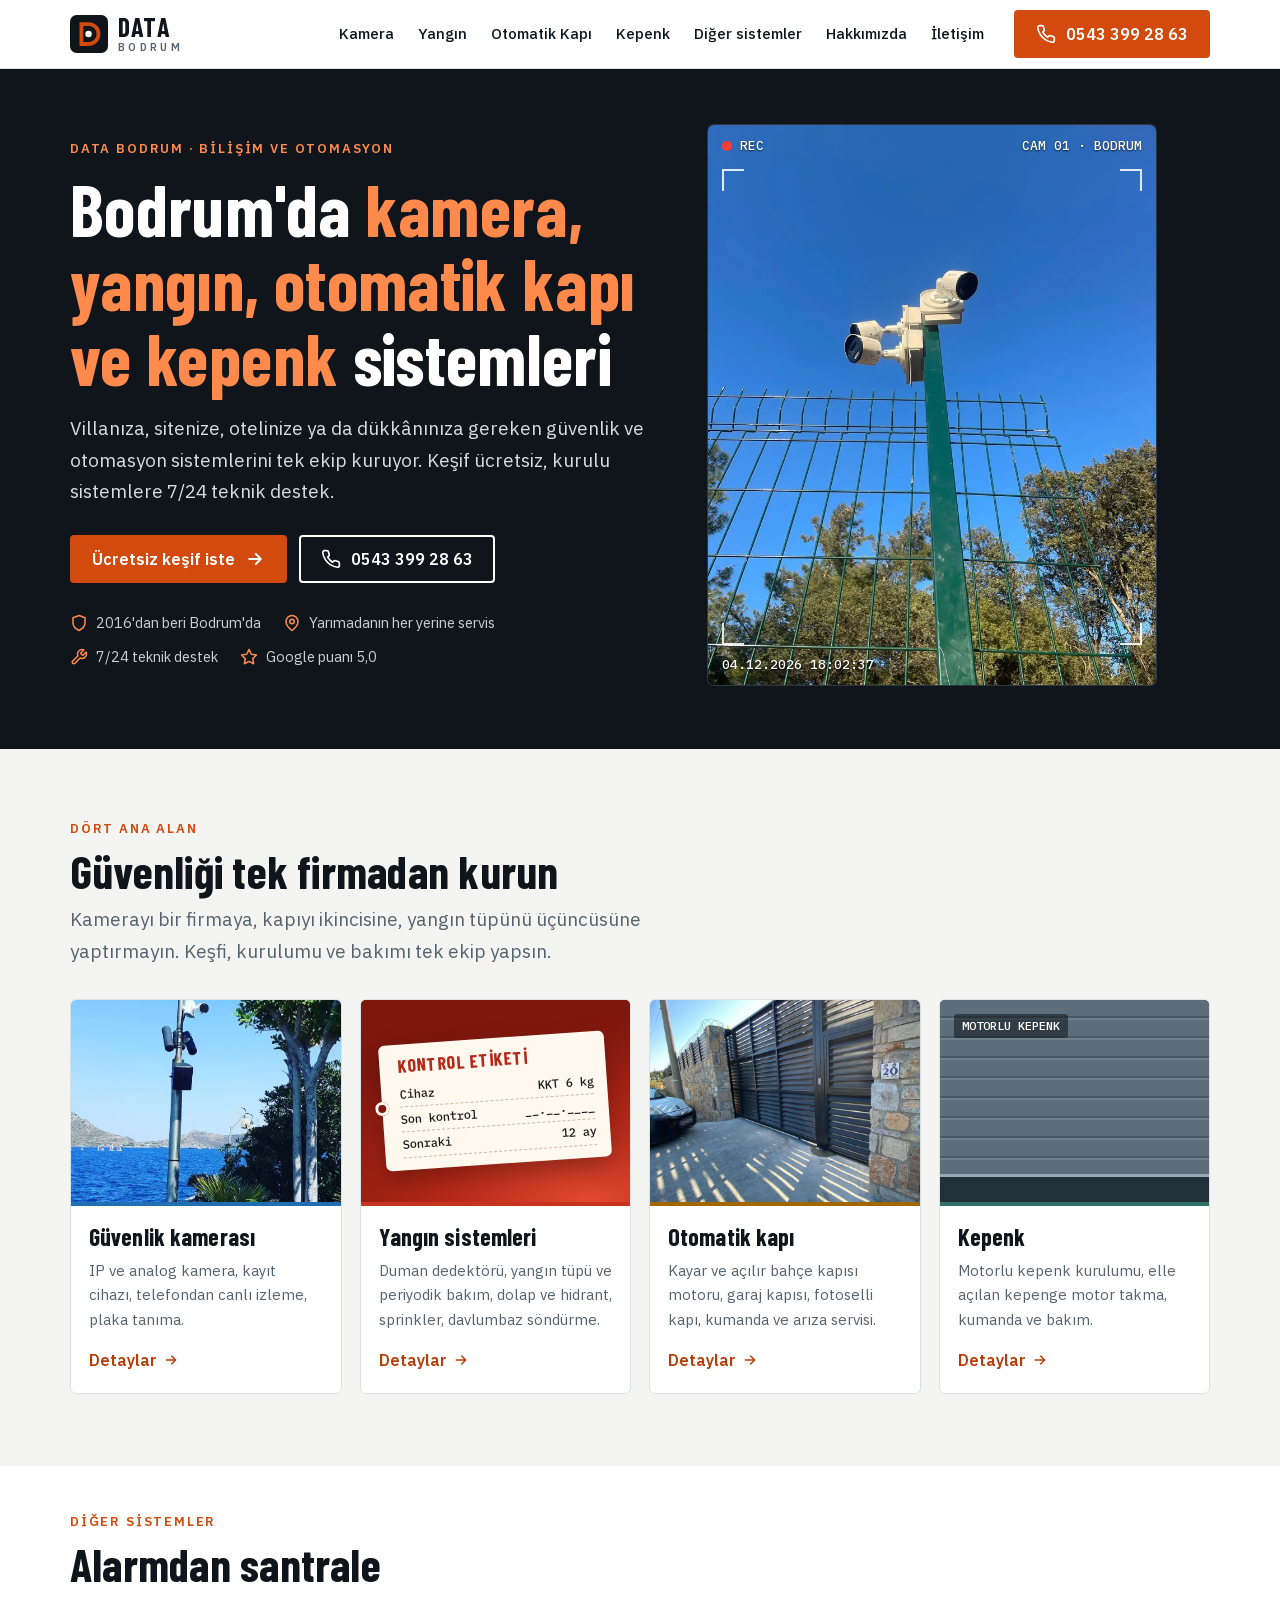
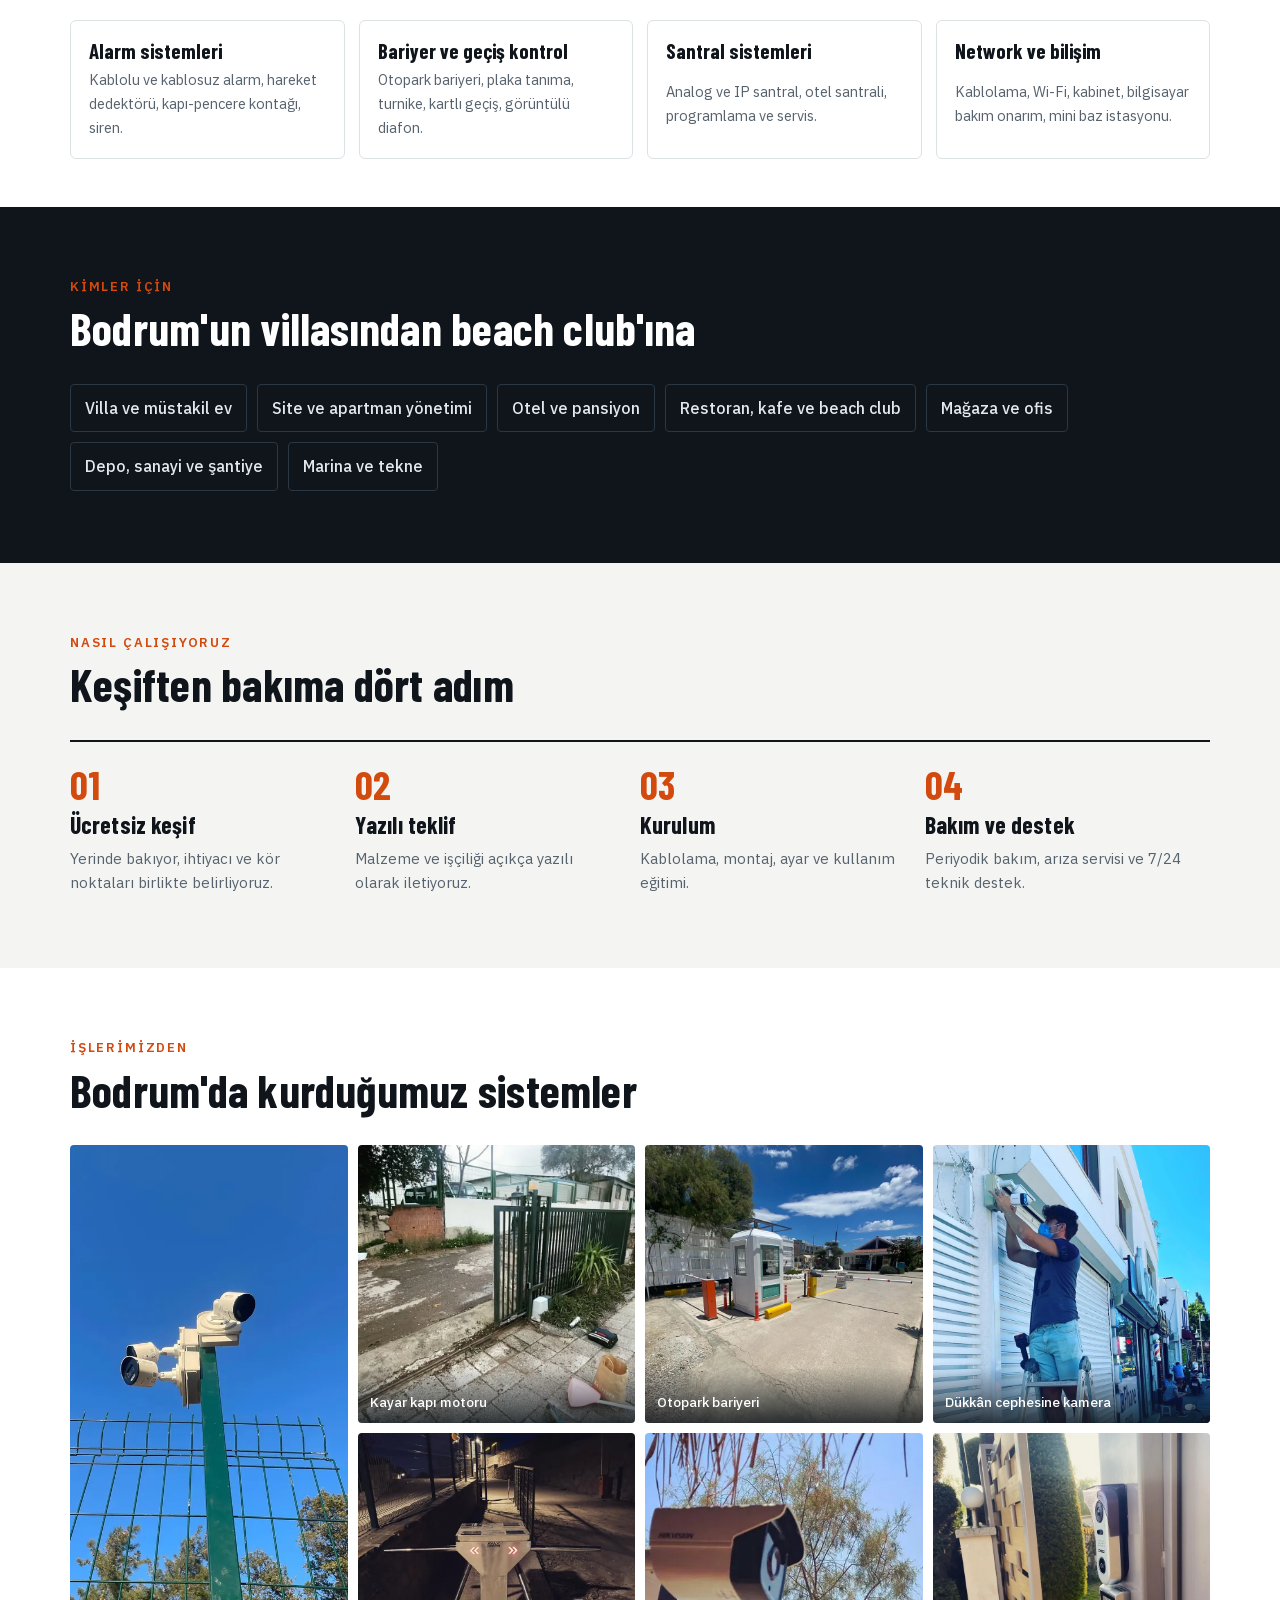
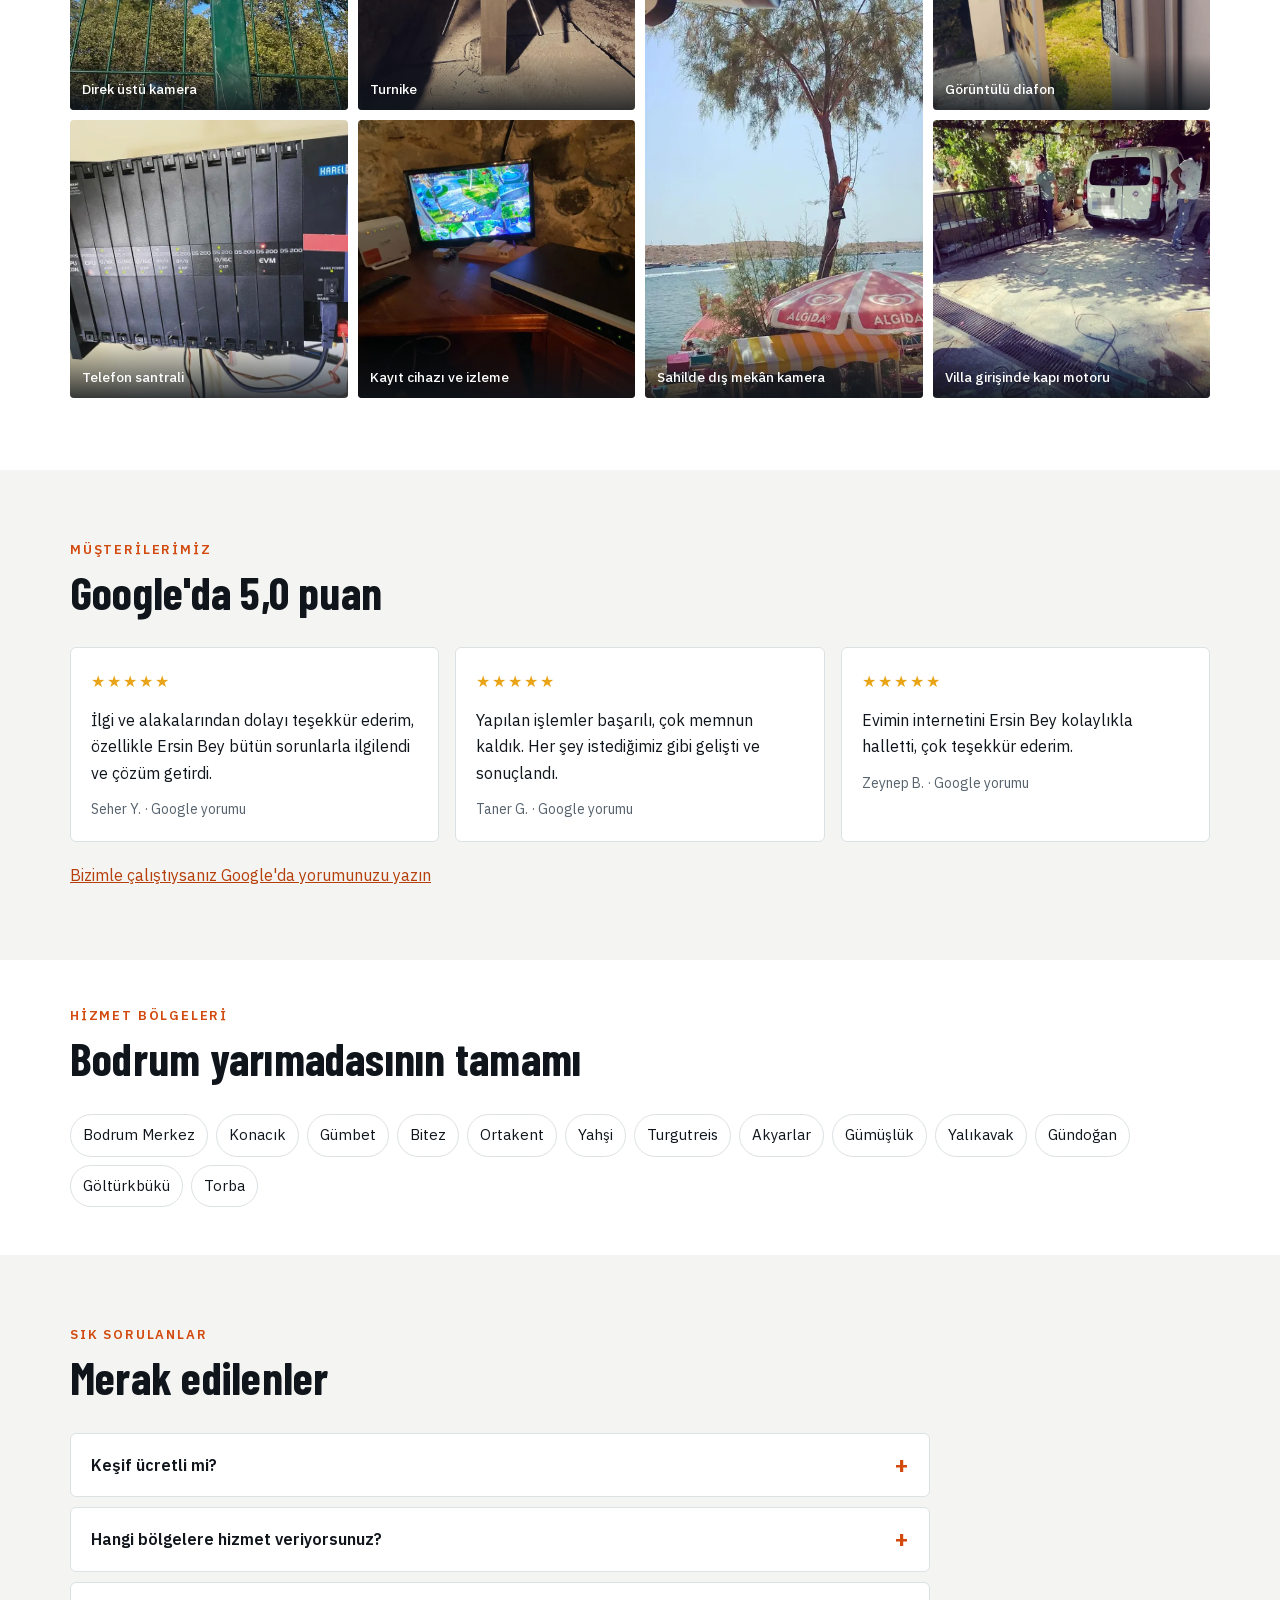
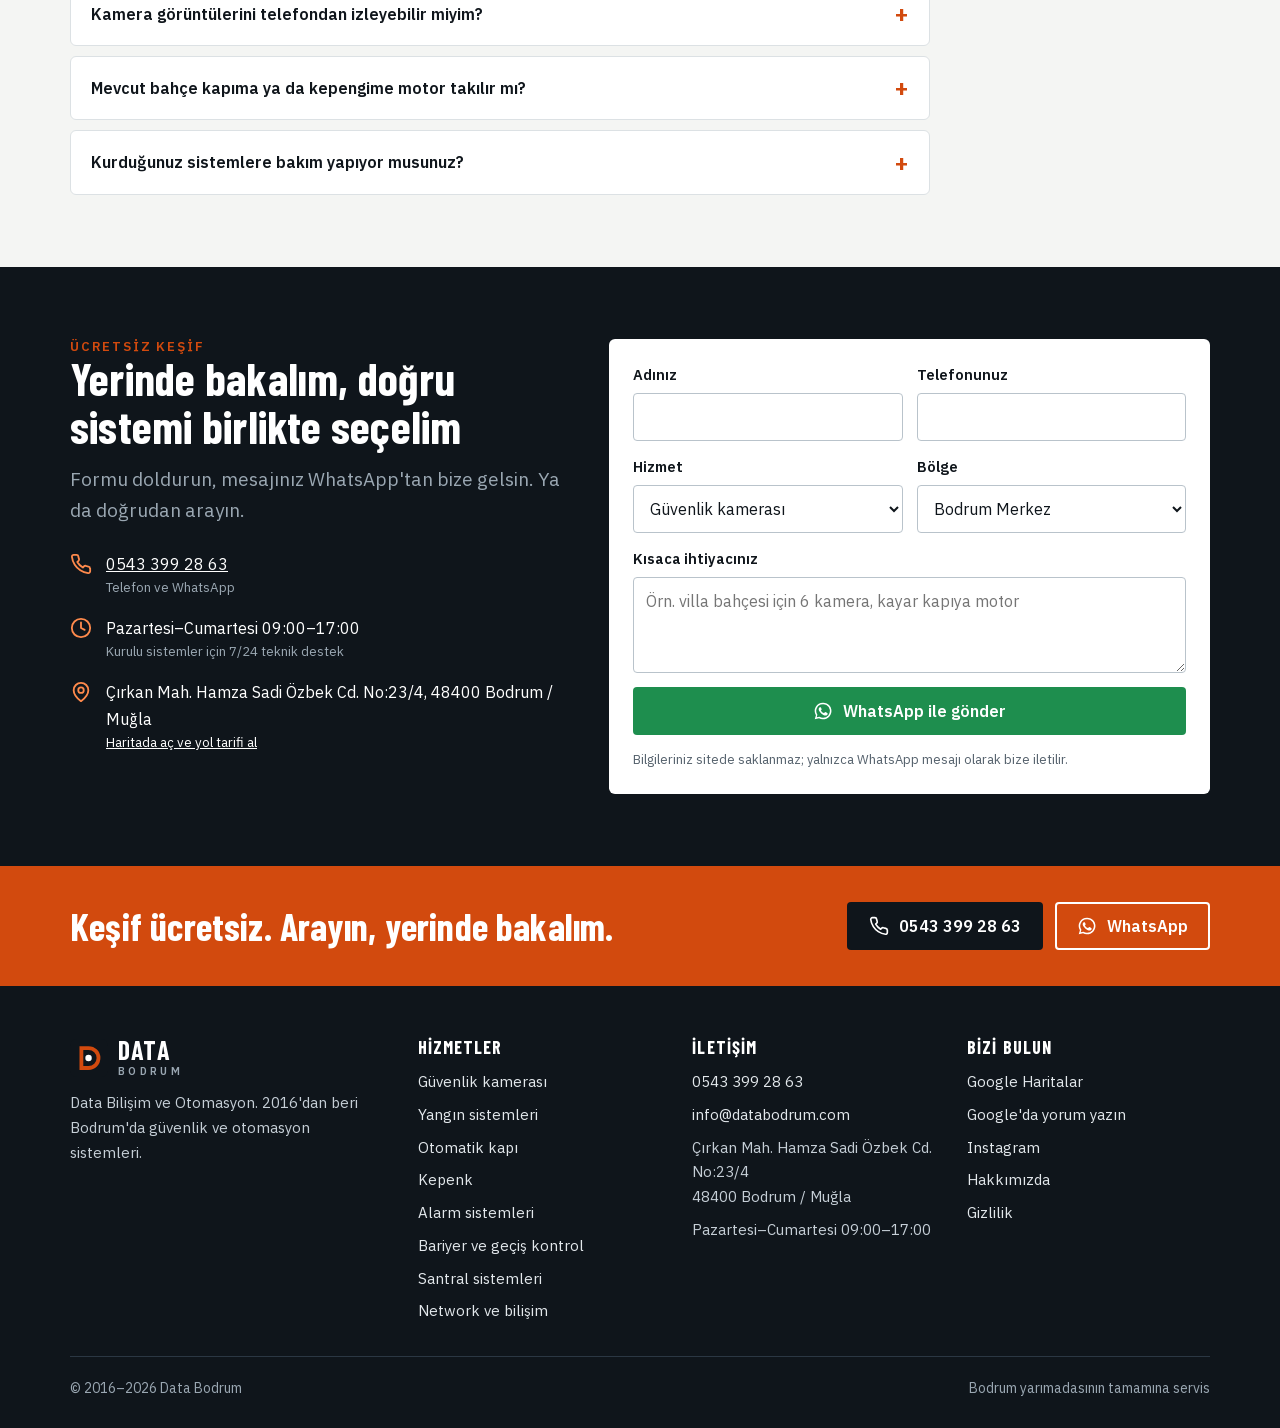
<file: index.html>
<!doctype html>
<html lang="tr">
<head>
<meta charset="utf-8">
<meta name="viewport" content="width=device-width, initial-scale=1, viewport-fit=cover">
<title>Bodrum Kamera, Yangın, Otomatik Kapı ve Kepenk Sistemleri | Data Bodrum</title>
<meta name="description" content="2016&#x27;dan beri Bodrum&#x27;da güvenlik kamerası, yangın algılama ve söndürme, otomatik kapı, bariyer ve motorlu kepenk kurulumu. Ücretsiz keşif, bakım, 7/24 destek: 0543 399 28 63">
<link rel="canonical" href="https://databodrum.com/">
<meta name="theme-color" content="#0F151B">
<meta property="og:type" content="website">
<meta property="og:locale" content="tr_TR">
<meta property="og:site_name" content="Data Bodrum">
<meta property="og:title" content="Bodrum Kamera, Yangın, Otomatik Kapı ve Kepenk Sistemleri | Data Bodrum">
<meta property="og:description" content="2016&#x27;dan beri Bodrum&#x27;da güvenlik kamerası, yangın algılama ve söndürme, otomatik kapı, bariyer ve motorlu kepenk kurulumu. Ücretsiz keşif, bakım, 7/24 destek: 0543 399 28 63">
<meta property="og:url" content="https://databodrum.com/">
<meta property="og:image" content="https://databodrum.com/assets/og.jpg">
<meta name="twitter:card" content="summary_large_image">
<link rel="icon" href="assets/favicon.svg" type="image/svg+xml">
<link rel="apple-touch-icon" href="assets/apple-touch-icon.png">
<link rel="preload" href="assets/fonts/barlow-condensed-700-latin.woff2" as="font" type="font/woff2" crossorigin>
<link rel="preload" href="assets/fonts/ibm-plex-sans-400-latin.woff2" as="font" type="font/woff2" crossorigin>
<link rel="stylesheet" href="assets/styles.css">
<script type="application/ld+json">{"@context": "https://schema.org", "@type": "LocalBusiness", "@id": "https://databodrum.com/#isletme", "name": "Data Bodrum", "alternateName": "Data Bilişim ve Otomasyon", "url": "https://databodrum.com/", "telephone": "+90 543 399 28 63", "email": "info@databodrum.com", "foundingDate": "2016", "image": "https://databodrum.com/assets/og.jpg", "logo": "https://databodrum.com/assets/apple-touch-icon.png", "description": "Bodrum'da güvenlik kamerası, yangın algılama ve söndürme, otomatik kapı, bariyer ve motorlu kepenk sistemleri kurulumu, bakımı ve 7/24 teknik destek.", "address": {"@type": "PostalAddress", "streetAddress": "Çırkan Mah. Hamza Sadi Özbek Cd. No:23/4", "addressLocality": "Bodrum", "addressRegion": "Muğla", "postalCode": "48400", "addressCountry": "TR"}, "geo": {"@type": "GeoCoordinates", "latitude": 37.0552033, "longitude": 27.3990376}, "hasMap": "https://www.google.com/maps?cid=14666570202706644658", "openingHoursSpecification": [{"@type": "OpeningHoursSpecification", "dayOfWeek": ["Monday", "Tuesday", "Wednesday", "Thursday", "Friday", "Saturday"], "opens": "09:00", "closes": "17:00"}], "areaServed": [{"@type": "Place", "name": "Bodrum Merkez, Bodrum"}, {"@type": "Place", "name": "Konacık, Bodrum"}, {"@type": "Place", "name": "Gümbet, Bodrum"}, {"@type": "Place", "name": "Bitez, Bodrum"}, {"@type": "Place", "name": "Ortakent, Bodrum"}, {"@type": "Place", "name": "Yahşi, Bodrum"}, {"@type": "Place", "name": "Turgutreis, Bodrum"}, {"@type": "Place", "name": "Akyarlar, Bodrum"}, {"@type": "Place", "name": "Gümüşlük, Bodrum"}, {"@type": "Place", "name": "Yalıkavak, Bodrum"}, {"@type": "Place", "name": "Gündoğan, Bodrum"}, {"@type": "Place", "name": "Göltürkbükü, Bodrum"}, {"@type": "Place", "name": "Torba, Bodrum"}], "sameAs": ["https://www.instagram.com/databodrum/"], "hasOfferCatalog": {"@type": "OfferCatalog", "name": "Hizmetler", "itemListElement": [{"@type": "Offer", "itemOffered": {"@type": "Service", "name": "Güvenlik kamerası", "url": "https://databodrum.com/bodrum-guvenlik-kamera-sistemleri/"}}, {"@type": "Offer", "itemOffered": {"@type": "Service", "name": "Yangın sistemleri", "url": "https://databodrum.com/yangin-sistemleri/"}}, {"@type": "Offer", "itemOffered": {"@type": "Service", "name": "Otomatik kapı", "url": "https://databodrum.com/otomatik-kapi/"}}, {"@type": "Offer", "itemOffered": {"@type": "Service", "name": "Kepenk", "url": "https://databodrum.com/kepenk/"}}, {"@type": "Offer", "itemOffered": {"@type": "Service", "name": "Alarm sistemleri", "url": "https://databodrum.com/alarm-sistemleri/"}}, {"@type": "Offer", "itemOffered": {"@type": "Service", "name": "Bariyer ve geçiş kontrol", "url": "https://databodrum.com/bariyer-gecis-kontrol/"}}, {"@type": "Offer", "itemOffered": {"@type": "Service", "name": "Santral sistemleri", "url": "https://databodrum.com/santral-sistemleri/"}}, {"@type": "Offer", "itemOffered": {"@type": "Service", "name": "Network ve bilişim", "url": "https://databodrum.com/network-sistemleri/"}}]}}</script>
<script type="application/ld+json">{"@context": "https://schema.org", "@type": "WebSite", "name": "Data Bodrum", "url": "https://databodrum.com/", "inLanguage": "tr-TR", "publisher": {"@id": "https://databodrum.com/#isletme"}}</script>
<script type="application/ld+json">{"@context": "https://schema.org", "@type": "FAQPage", "mainEntity": [{"@type": "Question", "name": "Keşif ücretli mi?", "acceptedAnswer": {"@type": "Answer", "text": "Hayır. Bodrum yarımadasında keşif ücretsizdir; yerinde bakıp ihtiyacınızı birlikte belirliyoruz."}}, {"@type": "Question", "name": "Hangi bölgelere hizmet veriyorsunuz?", "acceptedAnswer": {"@type": "Answer", "text": "Bodrum yarımadasının tamamına: Bodrum Merkez, Konacık, Gümbet, Bitez, Ortakent, Yahşi, Turgutreis, Akyarlar, Gümüşlük, Yalıkavak, Gündoğan, Göltürkbükü, Torba."}}, {"@type": "Question", "name": "Kamera görüntülerini telefondan izleyebilir miyim?", "acceptedAnswer": {"@type": "Answer", "text": "Evet. Kurulumda telefon uygulamasını ayarlıyor, canlı görüntü ve kayıt izlemeyi gösteriyoruz."}}, {"@type": "Question", "name": "Mevcut bahçe kapıma ya da kepengime motor takılır mı?", "acceptedAnswer": {"@type": "Answer", "text": "Çoğu kapıya ve kepenge takılabilir. Keşifte ağırlık ve ölçüye göre uygun motoru belirliyoruz."}}, {"@type": "Question", "name": "Kurduğunuz sistemlere bakım yapıyor musunuz?", "acceptedAnswer": {"@type": "Answer", "text": "Evet. Periyodik bakım, arıza servisi ve 7/24 teknik destek veriyoruz; yangın tüplerinin yıllık kontrolü de buna dahil."}}]}</script>
</head>
<body>
<a class="skip" href="#icerik">İçeriğe geç</a>
<header class="top"><div class="wrap">
<a class="logo" href="./" aria-label="Data Bodrum ana sayfa"><svg class="logo-mark" viewBox="0 0 40 40" aria-hidden="true"><rect width="40" height="40" rx="7" fill="#0F151B"/><path d="M12 9.5h7.5a10.5 10.5 0 0 1 0 21H12z" fill="none" stroke="#D24A0E" stroke-width="4"/><circle cx="19.5" cy="20" r="3.4" fill="#fff"/></svg><span class="logo-text"><b>DATA</b><span>BODRUM</span></span></a>
<nav class="nav" aria-label="Ana menü"><a href="bodrum-guvenlik-kamera-sistemleri/">Kamera</a><a href="yangin-sistemleri/">Yangın</a><a href="otomatik-kapi/">Otomatik Kapı</a><a href="kepenk/">Kepenk</a><a href="#diger">Diğer sistemler</a><a href="hakkimizda/">Hakkımızda</a><a href="iletisim/">İletişim</a></nav>
<a class="btn btn-primary top-call" href="tel:+905433992863"><svg viewBox="0 0 24 24" fill="none" stroke="currentColor" stroke-width="2" stroke-linecap="round" stroke-linejoin="round" aria-hidden="true"><path d="M22 16.9v3a2 2 0 0 1-2.2 2 19.8 19.8 0 0 1-8.6-3.1 19.5 19.5 0 0 1-6-6A19.8 19.8 0 0 1 2.1 4.2 2 2 0 0 1 4.1 2h3a2 2 0 0 1 2 1.7c.1.9.4 1.8.7 2.7a2 2 0 0 1-.5 2.1L8 9.8a16 16 0 0 0 6 6l1.3-1.3a2 2 0 0 1 2.1-.4c.9.3 1.8.6 2.7.7a2 2 0 0 1 1.7 2z"/></svg>0543 399 28 63</a>
<details class="menu"><summary aria-label="Menüyü aç"><svg viewBox="0 0 24 24" fill="none" stroke="currentColor" stroke-width="2" stroke-linecap="round" aria-hidden="true"><path d="M3 6h18M3 12h18M3 18h18"/></svg></summary><nav class="menu-panel" aria-label="Mobil menü"><a href="bodrum-guvenlik-kamera-sistemleri/">Kamera</a><a href="yangin-sistemleri/">Yangın</a><a href="otomatik-kapi/">Otomatik Kapı</a><a href="kepenk/">Kepenk</a><a href="#diger">Diğer sistemler</a><a href="hakkimizda/">Hakkımızda</a><a href="iletisim/">İletişim</a><a href="tel:+905433992863">Ara: 0543 399 28 63</a></nav></details>
</div></header>
<main id="icerik">

<section class="hero"><div class="wrap">
<div>
<p class="eyebrow" style="color:#FF8A4C">Data Bodrum · Bilişim ve Otomasyon</p>
<h1 style="margin-top:14px">Bodrum'da <em>kamera, yangın, otomatik kapı ve kepenk</em> sistemleri</h1>
<p class="lead">Villanıza, sitenize, otelinize ya da dükkânınıza gereken güvenlik ve otomasyon sistemlerini tek ekip kuruyor. Keşif ücretsiz, kurulu sistemlere 7/24 teknik destek.</p>
<div class="btns"><a class="btn btn-primary" href="#teklif">Ücretsiz keşif iste<svg viewBox="0 0 24 24" fill="none" stroke="currentColor" stroke-width="2.2" stroke-linecap="round" stroke-linejoin="round" aria-hidden="true"><path d="M5 12h14M13 6l6 6-6 6"/></svg></a><a class="btn btn-line" href="tel:+905433992863"><svg viewBox="0 0 24 24" fill="none" stroke="currentColor" stroke-width="2" stroke-linecap="round" stroke-linejoin="round" aria-hidden="true"><path d="M22 16.9v3a2 2 0 0 1-2.2 2 19.8 19.8 0 0 1-8.6-3.1 19.5 19.5 0 0 1-6-6A19.8 19.8 0 0 1 2.1 4.2 2 2 0 0 1 4.1 2h3a2 2 0 0 1 2 1.7c.1.9.4 1.8.7 2.7a2 2 0 0 1-.5 2.1L8 9.8a16 16 0 0 0 6 6l1.3-1.3a2 2 0 0 1 2.1-.4c.9.3 1.8.6 2.7.7a2 2 0 0 1 1.7 2z"/></svg>0543 399 28 63</a></div>
<ul class="facts">
<li><svg viewBox="0 0 24 24" fill="none" stroke="currentColor" stroke-width="2" stroke-linecap="round" stroke-linejoin="round" aria-hidden="true"><path d="M12 22s8-4 8-10V5l-8-3-8 3v7c0 6 8 10 8 10z"/></svg>2016'dan beri Bodrum'da</li>
<li><svg viewBox="0 0 24 24" fill="none" stroke="currentColor" stroke-width="2" stroke-linecap="round" stroke-linejoin="round" aria-hidden="true"><path d="M20 10c0 6-8 12-8 12S4 16 4 10a8 8 0 0 1 16 0z"/><circle cx="12" cy="10" r="3"/></svg>Yarımadanın her yerine servis</li>
<li><svg viewBox="0 0 24 24" fill="none" stroke="currentColor" stroke-width="2" stroke-linecap="round" stroke-linejoin="round" aria-hidden="true"><path d="M14.7 6.3a1 1 0 0 0 0 1.4l1.6 1.6a1 1 0 0 0 1.4 0l3.8-3.8a6 6 0 0 1-7.9 7.9l-6.9 6.9a2.1 2.1 0 0 1-3-3l6.9-6.9a6 6 0 0 1 7.9-7.9z"/></svg>7/24 teknik destek</li>
<li><svg viewBox="0 0 24 24" fill="none" stroke="currentColor" stroke-width="2" stroke-linecap="round" stroke-linejoin="round" aria-hidden="true"><path d="m12 2 3.1 6.3 6.9 1-5 4.9 1.2 6.8L12 17.8 5.8 21l1.2-6.8-5-4.9 6.9-1z"/></svg>Google puanı 5,0</li>
</ul>
</div>
<div class="cctv"><img src="assets/img/kamera-direk-800.webp" srcset="assets/img/kamera-direk-800.webp 800w, assets/img/kamera-direk-1400.webp 1400w" sizes="(max-width: 860px) 100vw, 45vw" width="800" height="1000" alt="Mavi gökyüzü önünde direk üzerindeki iki güvenlik kamerası" fetchpriority="high"><div class="cctv-hud" aria-hidden="true"><span class="rec"><i></i>REC</span><span class="cam">CAM 01 · BODRUM</span><span class="corner c1"></span><span class="corner c2"></span><span class="corner c3"></span><span class="corner c4"></span><span class="ts" data-clock>--.--.---- --:--:--</span></div></div>
</div></section>

<section class="sec" aria-labelledby="alanlar-h"><div class="wrap">
<div class="sec-head"><p class="eyebrow">Dört ana alan</p><h2 id="alanlar-h">Güvenliği tek firmadan kurun</h2>
<p class="muted lead">Kamerayı bir firmaya, kapıyı ikincisine, yangın tüpünü üçüncüsüne yaptırmayın. Keşfi, kurulumu ve bakımı tek ekip yapsın.</p></div>
<div class="pillars"><a class="pillar k-cam" href="bodrum-guvenlik-kamera-sistemleri/"><div class="pillar-media"><img src="assets/img/kamera-direk-deniz-800.webp" srcset="assets/img/kamera-direk-deniz-800.webp 757w" sizes="(max-width:560px) 100vw, 25vw" width="757" height="757" alt="Deniz kenarında direk üstü güvenlik kameraları" loading="lazy" decoding="async"></div><div class="pillar-body"><h3>Güvenlik kamerası</h3><p>IP ve analog kamera, kayıt cihazı, telefondan canlı izleme, plaka tanıma.</p><span class="more">Detaylar<svg viewBox="0 0 24 24" fill="none" stroke="currentColor" stroke-width="2.2" stroke-linecap="round" stroke-linejoin="round" aria-hidden="true"><path d="M5 12h14M13 6l6 6-6 6"/></svg></span></div></a><a class="pillar k-fire" href="yangin-sistemleri/"><div class="pillar-media"><div class="art-fire" aria-hidden="true"><div class="tag-card"><b>KONTROL ETİKETİ</b><div class="line"><span>Cihaz</span><span>KKT 6 kg</span></div><div class="line"><span>Son kontrol</span><span>__.__.____</span></div><div class="line"><span>Sonraki</span><span>12 ay</span></div></div></div></div><div class="pillar-body"><h3>Yangın sistemleri</h3><p>Duman dedektörü, yangın tüpü ve periyodik bakım, dolap ve hidrant, sprinkler, davlumbaz söndürme.</p><span class="more">Detaylar<svg viewBox="0 0 24 24" fill="none" stroke="currentColor" stroke-width="2.2" stroke-linecap="round" stroke-linejoin="round" aria-hidden="true"><path d="M5 12h14M13 6l6 6-6 6"/></svg></span></div></a><a class="pillar k-door" href="otomatik-kapi/"><div class="pillar-media"><img src="assets/img/kapi-kayar-panjur-800.webp" srcset="assets/img/kapi-kayar-panjur-800.webp 800w, assets/img/kapi-kayar-panjur-1400.webp 1400w" sizes="(max-width:560px) 100vw, 25vw" width="800" height="800" alt="Panjur tipi kayar bahçe kapısı" loading="lazy" decoding="async"></div><div class="pillar-body"><h3>Otomatik kapı</h3><p>Kayar ve açılır bahçe kapısı motoru, garaj kapısı, fotoselli kapı, kumanda ve arıza servisi.</p><span class="more">Detaylar<svg viewBox="0 0 24 24" fill="none" stroke="currentColor" stroke-width="2.2" stroke-linecap="round" stroke-linejoin="round" aria-hidden="true"><path d="M5 12h14M13 6l6 6-6 6"/></svg></span></div></a><a class="pillar k-shutter" href="kepenk/"><div class="pillar-media"><div class="art-shutter" aria-hidden="true"><span>MOTORLU KEPENK</span></div></div><div class="pillar-body"><h3>Kepenk</h3><p>Motorlu kepenk kurulumu, elle açılan kepenge motor takma, kumanda ve bakım.</p><span class="more">Detaylar<svg viewBox="0 0 24 24" fill="none" stroke="currentColor" stroke-width="2.2" stroke-linecap="round" stroke-linejoin="round" aria-hidden="true"><path d="M5 12h14M13 6l6 6-6 6"/></svg></span></div></a></div>
</div></section>

<section class="sec sec-tight sec-white" id="diger" aria-labelledby="diger-h"><div class="wrap">
<div class="sec-head"><p class="eyebrow">Diğer sistemler</p><h2 id="diger-h">Alarmdan santrale</h2></div>
<div class="minis"><a class="mini" href="alarm-sistemleri/"><b>Alarm sistemleri</b><span>Kablolu ve kablosuz alarm, hareket dedektörü, kapı-pencere kontağı, siren.</span></a><a class="mini" href="bariyer-gecis-kontrol/"><b>Bariyer ve geçiş kontrol</b><span>Otopark bariyeri, plaka tanıma, turnike, kartlı geçiş, görüntülü diafon.</span></a><a class="mini" href="santral-sistemleri/"><b>Santral sistemleri</b><span>Analog ve IP santral, otel santrali, programlama ve servis.</span></a><a class="mini" href="network-sistemleri/"><b>Network ve bilişim</b><span>Kablolama, Wi-Fi, kabinet, bilgisayar bakım onarım, mini baz istasyonu.</span></a></div>
</div></section>

<section class="sec sec-dark" aria-labelledby="kim-h"><div class="wrap">
<div class="sec-head"><p class="eyebrow">Kimler için</p><h2 id="kim-h">Bodrum'un villasından beach club'ına</h2></div>
<ul class="who"><li>Villa ve müstakil ev</li><li>Site ve apartman yönetimi</li><li>Otel ve pansiyon</li><li>Restoran, kafe ve beach club</li><li>Mağaza ve ofis</li><li>Depo, sanayi ve şantiye</li><li>Marina ve tekne</li></ul>
</div></section>

<section class="sec" aria-labelledby="surec-h"><div class="wrap">
<div class="sec-head"><p class="eyebrow">Nasıl çalışıyoruz</p><h2 id="surec-h">Keşiften bakıma dört adım</h2></div>
<ol class="steps">
<li><h3>Ücretsiz keşif</h3><p>Yerinde bakıyor, ihtiyacı ve kör noktaları birlikte belirliyoruz.</p></li>
<li><h3>Yazılı teklif</h3><p>Malzeme ve işçiliği açıkça yazılı olarak iletiyoruz.</p></li>
<li><h3>Kurulum</h3><p>Kablolama, montaj, ayar ve kullanım eğitimi.</p></li>
<li><h3>Bakım ve destek</h3><p>Periyodik bakım, arıza servisi ve 7/24 teknik destek.</p></li>
</ol>
</div></section>

<section class="sec sec-white" aria-labelledby="isler-h"><div class="wrap">
<div class="sec-head"><p class="eyebrow">İşlerimizden</p><h2 id="isler-h">Bodrum'da kurduğumuz sistemler</h2></div>
<div class="gallery"><figure class="tall"><img src="assets/img/kamera-direk-800.webp" srcset="assets/img/kamera-direk-800.webp 800w, assets/img/kamera-direk-1400.webp 1400w" sizes="(max-width:860px) 50vw, 25vw" width="800" height="1000" alt="Direk üstü kamera" loading="lazy" decoding="async"><figcaption>Direk üstü kamera</figcaption></figure><figure class=""><img src="assets/img/kapi-kayar-motor-800.webp" srcset="assets/img/kapi-kayar-motor-800.webp 720w" sizes="(max-width:860px) 50vw, 25vw" width="720" height="720" alt="Kayar kapı motoru" loading="lazy" decoding="async"><figcaption>Kayar kapı motoru</figcaption></figure><figure class=""><img src="assets/img/bariyer-otopark-800.webp" srcset="assets/img/bariyer-otopark-800.webp 800w, assets/img/bariyer-otopark-1400.webp 1400w" sizes="(max-width:860px) 50vw, 25vw" width="800" height="800" alt="Otopark bariyeri" loading="lazy" decoding="async"><figcaption>Otopark bariyeri</figcaption></figure><figure class=""><img src="assets/img/kamera-montaj-dukkan-800.webp" srcset="assets/img/kamera-montaj-dukkan-800.webp 800w, assets/img/kamera-montaj-dukkan-1400.webp 1400w" sizes="(max-width:860px) 50vw, 25vw" width="800" height="800" alt="Dükkân cephesine kamera" loading="lazy" decoding="async"><figcaption>Dükkân cephesine kamera</figcaption></figure><figure class=""><img src="assets/img/turnike-800.webp" srcset="assets/img/turnike-800.webp 800w, assets/img/turnike-1400.webp 1400w" sizes="(max-width:860px) 50vw, 25vw" width="800" height="800" alt="Turnike" loading="lazy" decoding="async"><figcaption>Turnike</figcaption></figure><figure class="tall"><img src="assets/img/kamera-sahil-800.webp" srcset="assets/img/kamera-sahil-800.webp 800w, assets/img/kamera-sahil-1400.webp 1400w" sizes="(max-width:860px) 50vw, 25vw" width="800" height="800" alt="Sahilde dış mekân kamera" loading="lazy" decoding="async"><figcaption>Sahilde dış mekân kamera</figcaption></figure><figure class=""><img src="assets/img/diafon-800.webp" srcset="assets/img/diafon-800.webp 800w, assets/img/diafon-1400.webp 1400w" sizes="(max-width:860px) 50vw, 25vw" width="800" height="800" alt="Görüntülü diafon" loading="lazy" decoding="async"><figcaption>Görüntülü diafon</figcaption></figure><figure class=""><img src="assets/img/santral-800.webp" srcset="assets/img/santral-800.webp 800w, assets/img/santral-1400.webp 1400w" sizes="(max-width:860px) 50vw, 25vw" width="800" height="614" alt="Telefon santrali" loading="lazy" decoding="async"><figcaption>Telefon santrali</figcaption></figure><figure class=""><img src="assets/img/kamera-kayit-cihazi-800.webp" srcset="assets/img/kamera-kayit-cihazi-800.webp 800w, assets/img/kamera-kayit-cihazi-1400.webp 1400w" sizes="(max-width:860px) 50vw, 25vw" width="800" height="800" alt="Kayıt cihazı ve izleme" loading="lazy" decoding="async"><figcaption>Kayıt cihazı ve izleme</figcaption></figure><figure class=""><img src="assets/img/kapi-montaj-800.webp" srcset="assets/img/kapi-montaj-800.webp 720w" sizes="(max-width:860px) 50vw, 25vw" width="720" height="720" alt="Villa girişinde kapı motoru" loading="lazy" decoding="async"><figcaption>Villa girişinde kapı motoru</figcaption></figure></div>
</div></section>

<section class="sec" aria-labelledby="yorum-h"><div class="wrap">
<div class="sec-head"><p class="eyebrow">Müşterilerimiz</p><h2 id="yorum-h">Google'da 5,0 puan</h2></div>
<div class="reviews"><blockquote class="review"><span class="stars" aria-label="5 üzerinden 5 yıldız">★★★★★</span><p>İlgi ve alakalarından dolayı teşekkür ederim, özellikle Ersin Bey bütün sorunlarla ilgilendi ve çözüm getirdi.</p><footer>Seher Y. · Google yorumu</footer></blockquote><blockquote class="review"><span class="stars" aria-label="5 üzerinden 5 yıldız">★★★★★</span><p>Yapılan işlemler başarılı, çok memnun kaldık. Her şey istediğimiz gibi gelişti ve sonuçlandı.</p><footer>Taner G. · Google yorumu</footer></blockquote><blockquote class="review"><span class="stars" aria-label="5 üzerinden 5 yıldız">★★★★★</span><p>Evimin internetini Ersin Bey kolaylıkla halletti, çok teşekkür ederim.</p><footer>Zeynep B. · Google yorumu</footer></blockquote></div>
<p style="margin-top:20px"><a href="https://g.page/r/CbKOqH3kH4rLEBM/review" rel="noopener">Bizimle çalıştıysanız Google'da yorumunuzu yazın</a></p>
</div></section>

<section class="sec sec-tight sec-white" aria-labelledby="bolge-h"><div class="wrap">
<div class="sec-head"><p class="eyebrow">Hizmet bölgeleri</p><h2 id="bolge-h">Bodrum yarımadasının tamamı</h2></div>
<ul class="areas"><li>Bodrum Merkez</li><li>Konacık</li><li>Gümbet</li><li>Bitez</li><li>Ortakent</li><li>Yahşi</li><li>Turgutreis</li><li>Akyarlar</li><li>Gümüşlük</li><li>Yalıkavak</li><li>Gündoğan</li><li>Göltürkbükü</li><li>Torba</li></ul>
</div></section>

<section class="sec" aria-labelledby="sss-h"><div class="wrap">
<div class="sec-head"><p class="eyebrow">Sık sorulanlar</p><h2 id="sss-h">Merak edilenler</h2></div>
<div class="faq"><details><summary>Keşif ücretli mi?</summary><p>Hayır. Bodrum yarımadasında keşif ücretsizdir; yerinde bakıp ihtiyacınızı birlikte belirliyoruz.</p></details><details><summary>Hangi bölgelere hizmet veriyorsunuz?</summary><p>Bodrum yarımadasının tamamına: Bodrum Merkez, Konacık, Gümbet, Bitez, Ortakent, Yahşi, Turgutreis, Akyarlar, Gümüşlük, Yalıkavak, Gündoğan, Göltürkbükü, Torba.</p></details><details><summary>Kamera görüntülerini telefondan izleyebilir miyim?</summary><p>Evet. Kurulumda telefon uygulamasını ayarlıyor, canlı görüntü ve kayıt izlemeyi gösteriyoruz.</p></details><details><summary>Mevcut bahçe kapıma ya da kepengime motor takılır mı?</summary><p>Çoğu kapıya ve kepenge takılabilir. Keşifte ağırlık ve ölçüye göre uygun motoru belirliyoruz.</p></details><details><summary>Kurduğunuz sistemlere bakım yapıyor musunuz?</summary><p>Evet. Periyodik bakım, arıza servisi ve 7/24 teknik destek veriyoruz; yangın tüplerinin yıllık kontrolü de buna dahil.</p></details></div>
</div></section>
<section class="sec sec-dark" id="teklif" aria-labelledby="teklif-h"><div class="wrap quote">
<div>
<p class="eyebrow">Ücretsiz keşif</p>
<h2 id="teklif-h">Yerinde bakalım, doğru sistemi birlikte seçelim</h2>
<p class="lead muted" style="margin-top:14px">Formu doldurun, mesajınız WhatsApp'tan bize gelsin. Ya da doğrudan arayın.</p>
<ul class="contact-list">
<li><svg viewBox="0 0 24 24" fill="none" stroke="currentColor" stroke-width="2" stroke-linecap="round" stroke-linejoin="round" aria-hidden="true"><path d="M22 16.9v3a2 2 0 0 1-2.2 2 19.8 19.8 0 0 1-8.6-3.1 19.5 19.5 0 0 1-6-6A19.8 19.8 0 0 1 2.1 4.2 2 2 0 0 1 4.1 2h3a2 2 0 0 1 2 1.7c.1.9.4 1.8.7 2.7a2 2 0 0 1-.5 2.1L8 9.8a16 16 0 0 0 6 6l1.3-1.3a2 2 0 0 1 2.1-.4c.9.3 1.8.6 2.7.7a2 2 0 0 1 1.7 2z"/></svg><span><a href="tel:+905433992863">0543 399 28 63</a><small>Telefon ve WhatsApp</small></span></li>
<li><svg viewBox="0 0 24 24" fill="none" stroke="currentColor" stroke-width="2" stroke-linecap="round" stroke-linejoin="round" aria-hidden="true"><circle cx="12" cy="12" r="10"/><path d="M12 6v6l4 2"/></svg><span>Pazartesi–Cumartesi 09:00–17:00<small>Kurulu sistemler için 7/24 teknik destek</small></span></li>
<li><svg viewBox="0 0 24 24" fill="none" stroke="currentColor" stroke-width="2" stroke-linecap="round" stroke-linejoin="round" aria-hidden="true"><path d="M20 10c0 6-8 12-8 12S4 16 4 10a8 8 0 0 1 16 0z"/><circle cx="12" cy="10" r="3"/></svg><span>Çırkan Mah. Hamza Sadi Özbek Cd. No:23/4, 48400 Bodrum / Muğla<small><a href="https://www.google.com/maps?cid=14666570202706644658" rel="noopener">Haritada aç ve yol tarifi al</a></small></span></li>
</ul>
</div>
<form class="qf" id="qf" novalidate>
<div class="row">
<label for="qf-ad">Adınız<input id="qf-ad" name="ad" autocomplete="name" required></label>
<label for="qf-tel">Telefonunuz<input id="qf-tel" name="tel" type="tel" autocomplete="tel" inputmode="tel" required></label>
</div>
<div class="row">
<label for="qf-hizmet">Hizmet<select id="qf-hizmet" name="hizmet"><option>Güvenlik kamerası</option><option>Yangın sistemleri</option><option>Otomatik kapı</option><option>Kepenk</option><option>Alarm sistemleri</option><option>Bariyer ve geçiş kontrol</option><option>Santral sistemleri</option><option>Network ve bilişim</option></select></label>
<label for="qf-bolge">Bölge<select id="qf-bolge" name="bolge"><option>Bodrum Merkez</option><option>Konacık</option><option>Gümbet</option><option>Bitez</option><option>Ortakent</option><option>Yahşi</option><option>Turgutreis</option><option>Akyarlar</option><option>Gümüşlük</option><option>Yalıkavak</option><option>Gündoğan</option><option>Göltürkbükü</option><option>Torba</option><option>Diğer</option></select></label>
</div>
<label for="qf-not">Kısaca ihtiyacınız<textarea id="qf-not" name="not" placeholder="Örn. villa bahçesi için 6 kamera, kayar kapıya motor"></textarea></label>
<p class="err" id="qf-err" role="alert" hidden>Lütfen adınızı ve telefonunuzu yazın.</p>
<button class="btn btn-wa" type="submit"><svg viewBox="0 0 24 24" fill="currentColor" aria-hidden="true"><path d="M12 2a9.9 9.9 0 0 0-8.5 15l-1.4 5 5.1-1.3A10 10 0 1 0 12 2zm0 18.2a8.2 8.2 0 0 1-4.2-1.2l-.3-.2-3 .8.8-3-.2-.3A8.2 8.2 0 1 1 12 20.2zm4.5-6.1c-.2-.1-1.5-.7-1.7-.8s-.4-.1-.6.1-.7.8-.8 1-.3.2-.5.1a6.7 6.7 0 0 1-3.3-2.9c-.3-.4.3-.4.7-1.4.1-.2 0-.3 0-.5l-.8-1.8c-.2-.5-.4-.4-.6-.4h-.5a1 1 0 0 0-.7.3 3 3 0 0 0-.9 2.2 5.2 5.2 0 0 0 1.1 2.7 11.8 11.8 0 0 0 4.5 4c1.7.7 2.3.8 3.2.6a2.7 2.7 0 0 0 1.8-1.2 2.2 2.2 0 0 0 .1-1.3c0-.1-.2-.2-.5-.3z"/></svg>WhatsApp ile gönder</button>
<p class="hint">Bilgileriniz sitede saklanmaz; yalnızca WhatsApp mesajı olarak bize iletilir.</p>
</form>
</div></section>
</main>
<section class="cta"><div class="wrap"><h2>Keşif ücretsiz. Arayın, yerinde bakalım.</h2>
<div class="btns"><a class="btn btn-primary" href="tel:+905433992863"><svg viewBox="0 0 24 24" fill="none" stroke="currentColor" stroke-width="2" stroke-linecap="round" stroke-linejoin="round" aria-hidden="true"><path d="M22 16.9v3a2 2 0 0 1-2.2 2 19.8 19.8 0 0 1-8.6-3.1 19.5 19.5 0 0 1-6-6A19.8 19.8 0 0 1 2.1 4.2 2 2 0 0 1 4.1 2h3a2 2 0 0 1 2 1.7c.1.9.4 1.8.7 2.7a2 2 0 0 1-.5 2.1L8 9.8a16 16 0 0 0 6 6l1.3-1.3a2 2 0 0 1 2.1-.4c.9.3 1.8.6 2.7.7a2 2 0 0 1 1.7 2z"/></svg>0543 399 28 63</a><a class="btn btn-line" href="https://wa.me/905433992863" rel="noopener"><svg viewBox="0 0 24 24" fill="currentColor" aria-hidden="true"><path d="M12 2a9.9 9.9 0 0 0-8.5 15l-1.4 5 5.1-1.3A10 10 0 1 0 12 2zm0 18.2a8.2 8.2 0 0 1-4.2-1.2l-.3-.2-3 .8.8-3-.2-.3A8.2 8.2 0 1 1 12 20.2zm4.5-6.1c-.2-.1-1.5-.7-1.7-.8s-.4-.1-.6.1-.7.8-.8 1-.3.2-.5.1a6.7 6.7 0 0 1-3.3-2.9c-.3-.4.3-.4.7-1.4.1-.2 0-.3 0-.5l-.8-1.8c-.2-.5-.4-.4-.6-.4h-.5a1 1 0 0 0-.7.3 3 3 0 0 0-.9 2.2 5.2 5.2 0 0 0 1.1 2.7 11.8 11.8 0 0 0 4.5 4c1.7.7 2.3.8 3.2.6a2.7 2.7 0 0 0 1.8-1.2 2.2 2.2 0 0 0 .1-1.3c0-.1-.2-.2-.5-.3z"/></svg>WhatsApp</a></div></div></section>
<footer class="foot"><div class="wrap">
<div><a class="logo" href="./"><svg class="logo-mark" viewBox="0 0 40 40" aria-hidden="true"><rect width="40" height="40" rx="7" fill="#0F151B"/><path d="M12 9.5h7.5a10.5 10.5 0 0 1 0 21H12z" fill="none" stroke="#D24A0E" stroke-width="4"/><circle cx="19.5" cy="20" r="3.4" fill="#fff"/></svg><span class="logo-text"><b>DATA</b><span>BODRUM</span></span></a>
<p>Data Bilişim ve Otomasyon. 2016'dan beri Bodrum'da güvenlik ve otomasyon sistemleri.</p></div>
<div><h3>Hizmetler</h3><ul><li><a href="bodrum-guvenlik-kamera-sistemleri/">Güvenlik kamerası</a></li><li><a href="yangin-sistemleri/">Yangın sistemleri</a></li><li><a href="otomatik-kapi/">Otomatik kapı</a></li><li><a href="kepenk/">Kepenk</a></li><li><a href="alarm-sistemleri/">Alarm sistemleri</a></li><li><a href="bariyer-gecis-kontrol/">Bariyer ve geçiş kontrol</a></li><li><a href="santral-sistemleri/">Santral sistemleri</a></li><li><a href="network-sistemleri/">Network ve bilişim</a></li></ul></div>
<div><h3>İletişim</h3><ul><li><a href="tel:+905433992863">0543 399 28 63</a></li><li><a href="mailto:info@databodrum.com">info@databodrum.com</a></li><li>Çırkan Mah. Hamza Sadi Özbek Cd. No:23/4<br>48400 Bodrum / Muğla</li><li>Pazartesi–Cumartesi 09:00–17:00</li></ul></div>
<div><h3>Bizi bulun</h3><ul><li><a href="https://www.google.com/maps?cid=14666570202706644658" rel="noopener">Google Haritalar</a></li><li><a href="https://g.page/r/CbKOqH3kH4rLEBM/review" rel="noopener">Google'da yorum yazın</a></li><li><a href="https://www.instagram.com/databodrum/" rel="noopener">Instagram</a></li><li><a href="hakkimizda/">Hakkımızda</a></li><li><a href="gizlilik-politikasi/">Gizlilik</a></li></ul></div>
<div class="foot-bottom"><span>© 2016–<span data-year>2026</span> Data Bodrum</span><span>Bodrum yarımadasının tamamına servis</span></div>
</div></footer>
<nav class="actionbar" aria-label="Hızlı iletişim"><a href="tel:+905433992863"><svg viewBox="0 0 24 24" fill="none" stroke="currentColor" stroke-width="2" stroke-linecap="round" stroke-linejoin="round" aria-hidden="true"><path d="M22 16.9v3a2 2 0 0 1-2.2 2 19.8 19.8 0 0 1-8.6-3.1 19.5 19.5 0 0 1-6-6A19.8 19.8 0 0 1 2.1 4.2 2 2 0 0 1 4.1 2h3a2 2 0 0 1 2 1.7c.1.9.4 1.8.7 2.7a2 2 0 0 1-.5 2.1L8 9.8a16 16 0 0 0 6 6l1.3-1.3a2 2 0 0 1 2.1-.4c.9.3 1.8.6 2.7.7a2 2 0 0 1 1.7 2z"/></svg>Ara</a><a class="wa" href="https://wa.me/905433992863" rel="noopener"><svg viewBox="0 0 24 24" fill="currentColor" aria-hidden="true"><path d="M12 2a9.9 9.9 0 0 0-8.5 15l-1.4 5 5.1-1.3A10 10 0 1 0 12 2zm0 18.2a8.2 8.2 0 0 1-4.2-1.2l-.3-.2-3 .8.8-3-.2-.3A8.2 8.2 0 1 1 12 20.2zm4.5-6.1c-.2-.1-1.5-.7-1.7-.8s-.4-.1-.6.1-.7.8-.8 1-.3.2-.5.1a6.7 6.7 0 0 1-3.3-2.9c-.3-.4.3-.4.7-1.4.1-.2 0-.3 0-.5l-.8-1.8c-.2-.5-.4-.4-.6-.4h-.5a1 1 0 0 0-.7.3 3 3 0 0 0-.9 2.2 5.2 5.2 0 0 0 1.1 2.7 11.8 11.8 0 0 0 4.5 4c1.7.7 2.3.8 3.2.6a2.7 2.7 0 0 0 1.8-1.2 2.2 2.2 0 0 0 .1-1.3c0-.1-.2-.2-.5-.3z"/></svg>WhatsApp</a><a class="ks" href="#teklif"><svg viewBox="0 0 24 24" fill="none" stroke="currentColor" stroke-width="2" stroke-linecap="round" stroke-linejoin="round" aria-hidden="true"><circle cx="11" cy="11" r="8"/><path d="m21 21-4.3-4.3"/></svg>Keşif iste</a></nav>
<script src="assets/script.js" defer></script>
</body>
</html>
</file>
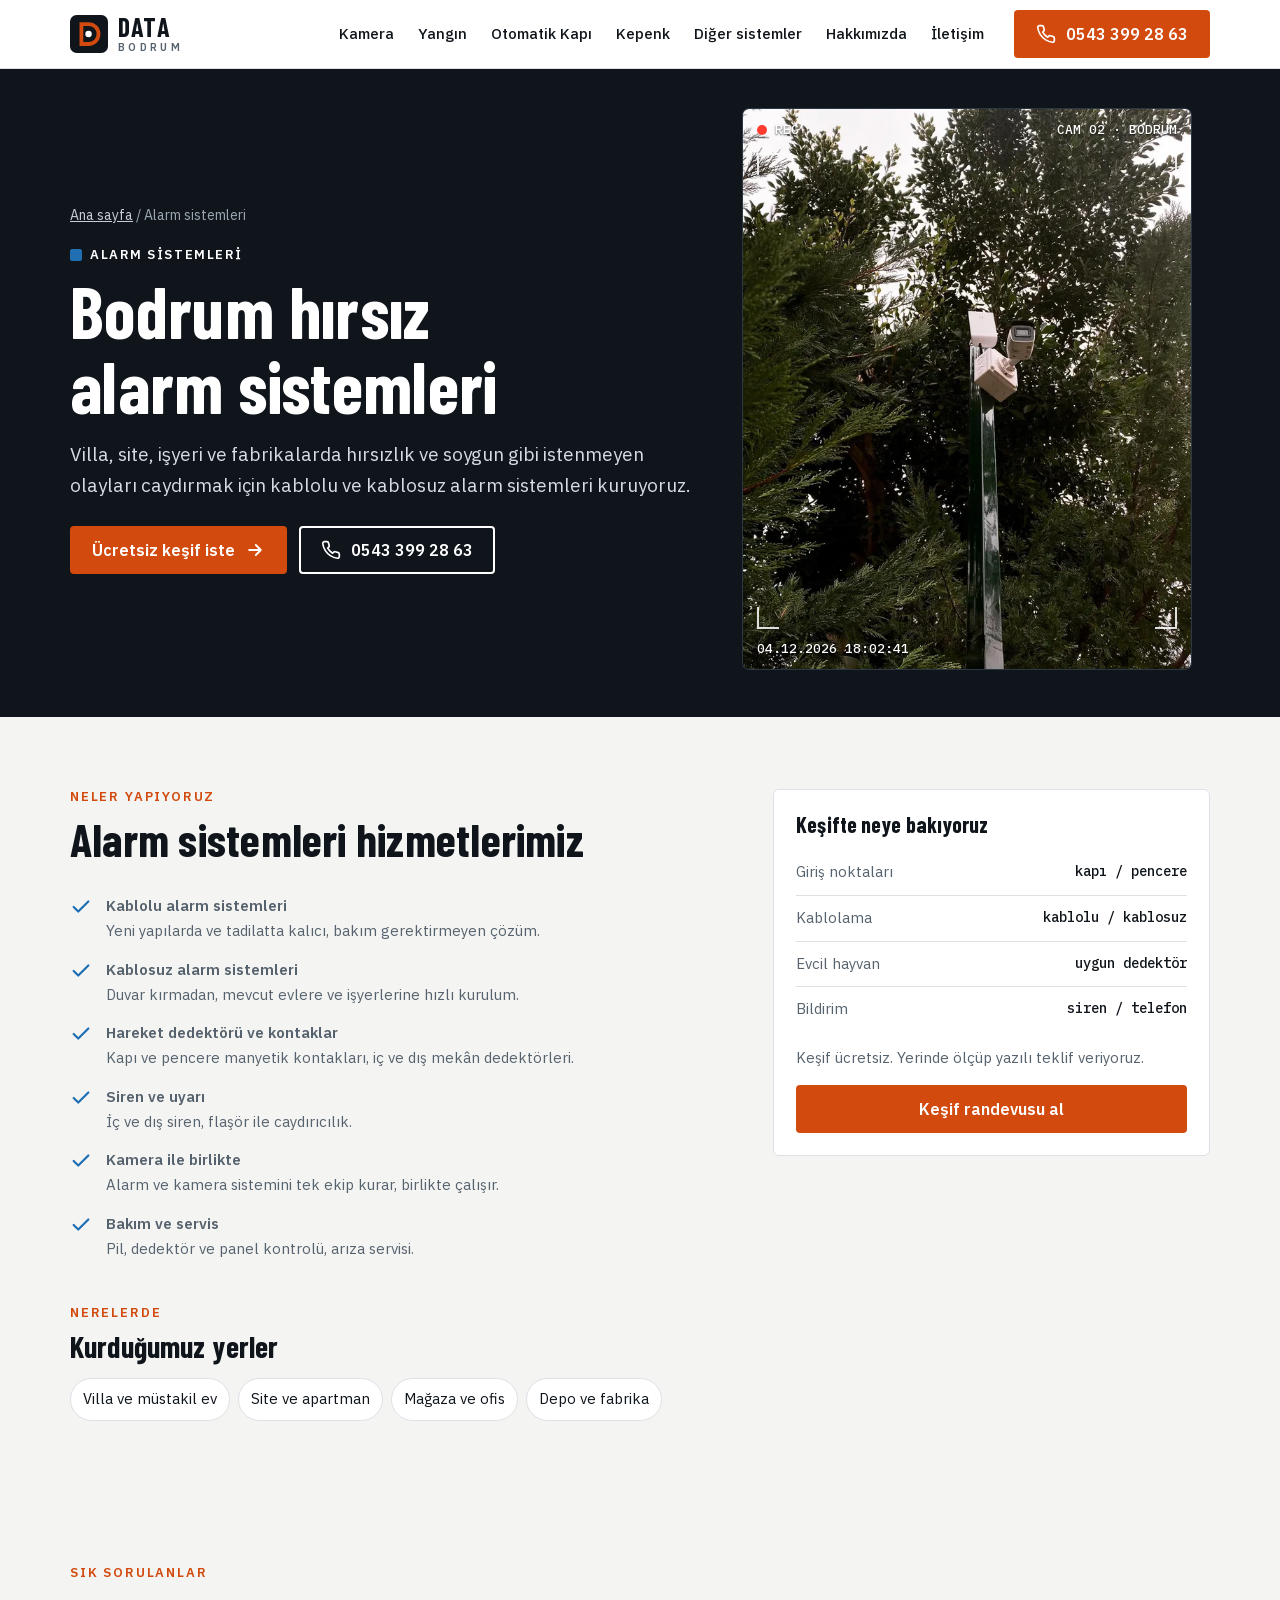
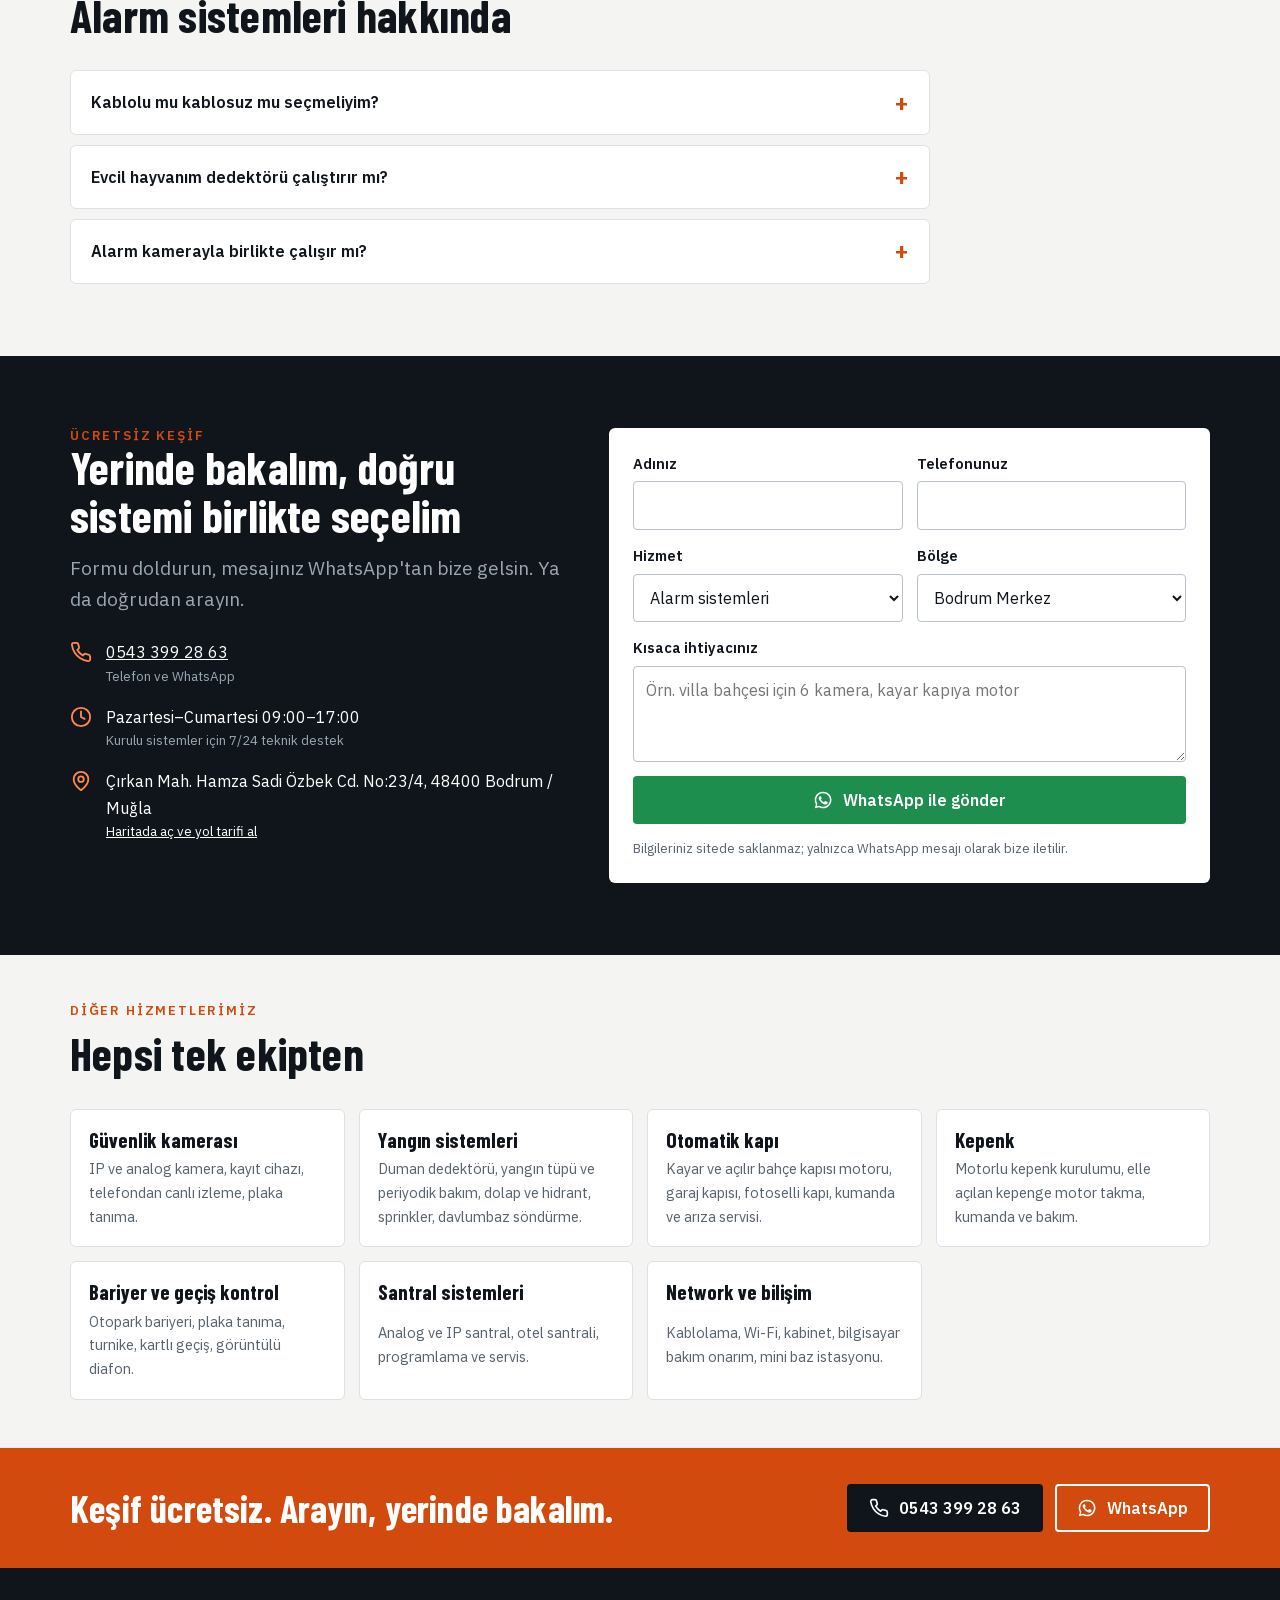
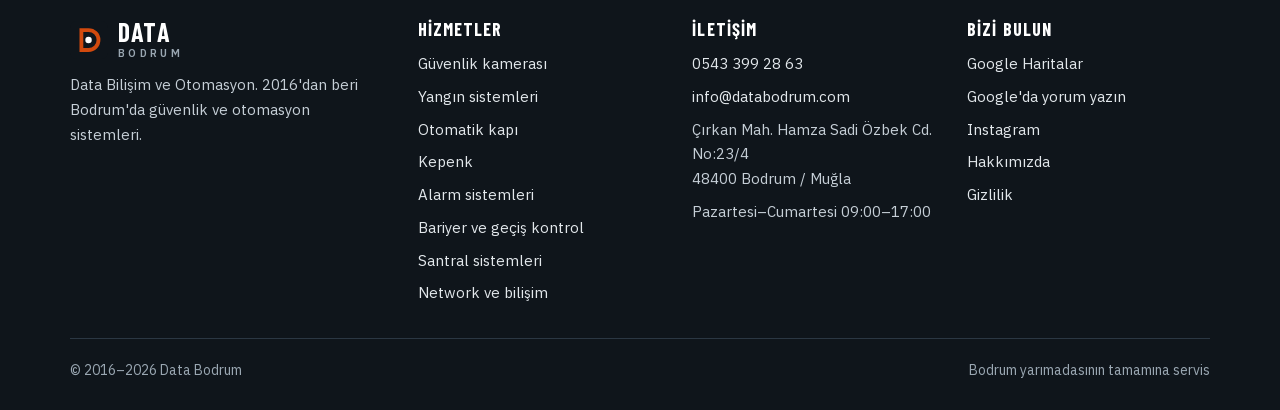
<file: alarm-sistemleri/index.html>
<!doctype html>
<html lang="tr">
<head>
<meta charset="utf-8">
<meta name="viewport" content="width=device-width, initial-scale=1, viewport-fit=cover">
<title>Bodrum Hırsız Alarm Sistemleri | Kablolu ve Kablosuz Alarm – Data Bodrum</title>
<meta name="description" content="Bodrum&#x27;da villa, site, işyeri ve fabrikalar için kablolu ve kablosuz hırsız alarm sistemi kurulumu, bakım ve servis. Ücretsiz keşif: 0543 399 28 63">
<link rel="canonical" href="https://databodrum.com/alarm-sistemleri/">
<meta name="theme-color" content="#0F151B">
<meta property="og:type" content="website">
<meta property="og:locale" content="tr_TR">
<meta property="og:site_name" content="Data Bodrum">
<meta property="og:title" content="Bodrum Hırsız Alarm Sistemleri | Kablolu ve Kablosuz Alarm – Data Bodrum">
<meta property="og:description" content="Bodrum&#x27;da villa, site, işyeri ve fabrikalar için kablolu ve kablosuz hırsız alarm sistemi kurulumu, bakım ve servis. Ücretsiz keşif: 0543 399 28 63">
<meta property="og:url" content="https://databodrum.com/alarm-sistemleri/">
<meta property="og:image" content="https://databodrum.com/assets/og.jpg">
<meta name="twitter:card" content="summary_large_image">
<link rel="icon" href="../assets/favicon.svg" type="image/svg+xml">
<link rel="apple-touch-icon" href="../assets/apple-touch-icon.png">
<link rel="preload" href="../assets/fonts/barlow-condensed-700-latin.woff2" as="font" type="font/woff2" crossorigin>
<link rel="preload" href="../assets/fonts/ibm-plex-sans-400-latin.woff2" as="font" type="font/woff2" crossorigin>
<link rel="stylesheet" href="../assets/styles.css">
<script type="application/ld+json">{"@context": "https://schema.org", "@type": "LocalBusiness", "@id": "https://databodrum.com/#isletme", "name": "Data Bodrum", "alternateName": "Data Bilişim ve Otomasyon", "url": "https://databodrum.com/", "telephone": "+90 543 399 28 63", "email": "info@databodrum.com", "foundingDate": "2016", "image": "https://databodrum.com/assets/og.jpg", "logo": "https://databodrum.com/assets/apple-touch-icon.png", "description": "Bodrum'da güvenlik kamerası, yangın algılama ve söndürme, otomatik kapı, bariyer ve motorlu kepenk sistemleri kurulumu, bakımı ve 7/24 teknik destek.", "address": {"@type": "PostalAddress", "streetAddress": "Çırkan Mah. Hamza Sadi Özbek Cd. No:23/4", "addressLocality": "Bodrum", "addressRegion": "Muğla", "postalCode": "48400", "addressCountry": "TR"}, "geo": {"@type": "GeoCoordinates", "latitude": 37.0552033, "longitude": 27.3990376}, "hasMap": "https://www.google.com/maps?cid=14666570202706644658", "openingHoursSpecification": [{"@type": "OpeningHoursSpecification", "dayOfWeek": ["Monday", "Tuesday", "Wednesday", "Thursday", "Friday", "Saturday"], "opens": "09:00", "closes": "17:00"}], "areaServed": [{"@type": "Place", "name": "Bodrum Merkez, Bodrum"}, {"@type": "Place", "name": "Konacık, Bodrum"}, {"@type": "Place", "name": "Gümbet, Bodrum"}, {"@type": "Place", "name": "Bitez, Bodrum"}, {"@type": "Place", "name": "Ortakent, Bodrum"}, {"@type": "Place", "name": "Yahşi, Bodrum"}, {"@type": "Place", "name": "Turgutreis, Bodrum"}, {"@type": "Place", "name": "Akyarlar, Bodrum"}, {"@type": "Place", "name": "Gümüşlük, Bodrum"}, {"@type": "Place", "name": "Yalıkavak, Bodrum"}, {"@type": "Place", "name": "Gündoğan, Bodrum"}, {"@type": "Place", "name": "Göltürkbükü, Bodrum"}, {"@type": "Place", "name": "Torba, Bodrum"}], "sameAs": ["https://www.instagram.com/databodrum/"], "hasOfferCatalog": {"@type": "OfferCatalog", "name": "Hizmetler", "itemListElement": [{"@type": "Offer", "itemOffered": {"@type": "Service", "name": "Güvenlik kamerası", "url": "https://databodrum.com/bodrum-guvenlik-kamera-sistemleri/"}}, {"@type": "Offer", "itemOffered": {"@type": "Service", "name": "Yangın sistemleri", "url": "https://databodrum.com/yangin-sistemleri/"}}, {"@type": "Offer", "itemOffered": {"@type": "Service", "name": "Otomatik kapı", "url": "https://databodrum.com/otomatik-kapi/"}}, {"@type": "Offer", "itemOffered": {"@type": "Service", "name": "Kepenk", "url": "https://databodrum.com/kepenk/"}}, {"@type": "Offer", "itemOffered": {"@type": "Service", "name": "Alarm sistemleri", "url": "https://databodrum.com/alarm-sistemleri/"}}, {"@type": "Offer", "itemOffered": {"@type": "Service", "name": "Bariyer ve geçiş kontrol", "url": "https://databodrum.com/bariyer-gecis-kontrol/"}}, {"@type": "Offer", "itemOffered": {"@type": "Service", "name": "Santral sistemleri", "url": "https://databodrum.com/santral-sistemleri/"}}, {"@type": "Offer", "itemOffered": {"@type": "Service", "name": "Network ve bilişim", "url": "https://databodrum.com/network-sistemleri/"}}]}}</script>
<script type="application/ld+json">{"@context": "https://schema.org", "@type": "Service", "name": "Bodrum hırsız alarm sistemleri", "serviceType": "Alarm sistemleri", "url": "https://databodrum.com/alarm-sistemleri/", "description": "Bodrum'da villa, site, işyeri ve fabrikalar için kablolu ve kablosuz hırsız alarm sistemi kurulumu, bakım ve servis. Ücretsiz keşif: 0543 399 28 63", "provider": {"@id": "https://databodrum.com/#isletme"}, "areaServed": [{"@type": "Place", "name": "Bodrum Merkez, Bodrum"}, {"@type": "Place", "name": "Konacık, Bodrum"}, {"@type": "Place", "name": "Gümbet, Bodrum"}, {"@type": "Place", "name": "Bitez, Bodrum"}, {"@type": "Place", "name": "Ortakent, Bodrum"}, {"@type": "Place", "name": "Yahşi, Bodrum"}, {"@type": "Place", "name": "Turgutreis, Bodrum"}, {"@type": "Place", "name": "Akyarlar, Bodrum"}, {"@type": "Place", "name": "Gümüşlük, Bodrum"}, {"@type": "Place", "name": "Yalıkavak, Bodrum"}, {"@type": "Place", "name": "Gündoğan, Bodrum"}, {"@type": "Place", "name": "Göltürkbükü, Bodrum"}, {"@type": "Place", "name": "Torba, Bodrum"}]}</script>
<script type="application/ld+json">{"@context": "https://schema.org", "@type": "FAQPage", "mainEntity": [{"@type": "Question", "name": "Kablolu mu kablosuz mu seçmeliyim?", "acceptedAnswer": {"@type": "Answer", "text": "Yeni yapılarda kablolu sistem kalıcıdır; mevcut ve oturulan yerlerde kablosuz sistem duvar kırmadan kurulur. Keşifte birlikte karar veriyoruz."}}, {"@type": "Question", "name": "Evcil hayvanım dedektörü çalıştırır mı?", "acceptedAnswer": {"@type": "Answer", "text": "Evcil hayvan için uygun dedektörler küçük hayvanları algılamaz. Keşifte evdeki hayvanı sorup ona göre seçiyoruz."}}, {"@type": "Question", "name": "Alarm kamerayla birlikte çalışır mı?", "acceptedAnswer": {"@type": "Answer", "text": "Evet. Alarm ve kamera sistemini birlikte kurup aynı anda kullanılabilir hale getiriyoruz."}}]}</script>
<script type="application/ld+json">{"@context": "https://schema.org", "@type": "BreadcrumbList", "itemListElement": [{"@type": "ListItem", "position": 1, "name": "Ana sayfa", "item": "https://databodrum.com/"}, {"@type": "ListItem", "position": 2, "name": "Alarm sistemleri", "item": "https://databodrum.com/alarm-sistemleri/"}]}</script>
</head>
<body>
<a class="skip" href="#icerik">İçeriğe geç</a>
<header class="top"><div class="wrap">
<a class="logo" href="../" aria-label="Data Bodrum ana sayfa"><svg class="logo-mark" viewBox="0 0 40 40" aria-hidden="true"><rect width="40" height="40" rx="7" fill="#0F151B"/><path d="M12 9.5h7.5a10.5 10.5 0 0 1 0 21H12z" fill="none" stroke="#D24A0E" stroke-width="4"/><circle cx="19.5" cy="20" r="3.4" fill="#fff"/></svg><span class="logo-text"><b>DATA</b><span>BODRUM</span></span></a>
<nav class="nav" aria-label="Ana menü"><a href="../bodrum-guvenlik-kamera-sistemleri/">Kamera</a><a href="../yangin-sistemleri/">Yangın</a><a href="../otomatik-kapi/">Otomatik Kapı</a><a href="../kepenk/">Kepenk</a><a href="../#diger">Diğer sistemler</a><a href="../hakkimizda/">Hakkımızda</a><a href="../iletisim/">İletişim</a></nav>
<a class="btn btn-primary top-call" href="tel:+905433992863"><svg viewBox="0 0 24 24" fill="none" stroke="currentColor" stroke-width="2" stroke-linecap="round" stroke-linejoin="round" aria-hidden="true"><path d="M22 16.9v3a2 2 0 0 1-2.2 2 19.8 19.8 0 0 1-8.6-3.1 19.5 19.5 0 0 1-6-6A19.8 19.8 0 0 1 2.1 4.2 2 2 0 0 1 4.1 2h3a2 2 0 0 1 2 1.7c.1.9.4 1.8.7 2.7a2 2 0 0 1-.5 2.1L8 9.8a16 16 0 0 0 6 6l1.3-1.3a2 2 0 0 1 2.1-.4c.9.3 1.8.6 2.7.7a2 2 0 0 1 1.7 2z"/></svg>0543 399 28 63</a>
<details class="menu"><summary aria-label="Menüyü aç"><svg viewBox="0 0 24 24" fill="none" stroke="currentColor" stroke-width="2" stroke-linecap="round" aria-hidden="true"><path d="M3 6h18M3 12h18M3 18h18"/></svg></summary><nav class="menu-panel" aria-label="Mobil menü"><a href="../bodrum-guvenlik-kamera-sistemleri/">Kamera</a><a href="../yangin-sistemleri/">Yangın</a><a href="../otomatik-kapi/">Otomatik Kapı</a><a href="../kepenk/">Kepenk</a><a href="../#diger">Diğer sistemler</a><a href="../hakkimizda/">Hakkımızda</a><a href="../iletisim/">İletişim</a><a href="tel:+905433992863">Ara: 0543 399 28 63</a></nav></details>
</div></header>
<main id="icerik">

<section class="page-hero"><div class="wrap">
<div>
<nav class="crumbs" aria-label="Konum"><a href="../">Ana sayfa</a> / Alarm sistemleri</nav>
<p class="tagline" style="color:#fff"><i style="background:var(--cam)"></i>Alarm sistemleri</p>
<h1>Bodrum hırsız alarm sistemleri</h1>
<p class="lead">Villa, site, işyeri ve fabrikalarda hırsızlık ve soygun gibi istenmeyen olayları caydırmak için kablolu ve kablosuz alarm sistemleri kuruyoruz.</p>
<div class="btns"><a class="btn btn-primary" href="#teklif">Ücretsiz keşif iste<svg viewBox="0 0 24 24" fill="none" stroke="currentColor" stroke-width="2.2" stroke-linecap="round" stroke-linejoin="round" aria-hidden="true"><path d="M5 12h14M13 6l6 6-6 6"/></svg></a><a class="btn btn-line" href="tel:+905433992863"><svg viewBox="0 0 24 24" fill="none" stroke="currentColor" stroke-width="2" stroke-linecap="round" stroke-linejoin="round" aria-hidden="true"><path d="M22 16.9v3a2 2 0 0 1-2.2 2 19.8 19.8 0 0 1-8.6-3.1 19.5 19.5 0 0 1-6-6A19.8 19.8 0 0 1 2.1 4.2 2 2 0 0 1 4.1 2h3a2 2 0 0 1 2 1.7c.1.9.4 1.8.7 2.7a2 2 0 0 1-.5 2.1L8 9.8a16 16 0 0 0 6 6l1.3-1.3a2 2 0 0 1 2.1-.4c.9.3 1.8.6 2.7.7a2 2 0 0 1 1.7 2z"/></svg>0543 399 28 63</a></div>
</div>
<div class="cctv"><img src="../assets/img/kamera-agac-800.webp" srcset="../assets/img/kamera-agac-800.webp 800w, ../assets/img/kamera-agac-1400.webp 1400w" sizes="(max-width: 860px) 100vw, 45vw" width="800" height="800" alt="Ağaçlar arasında direk üstü güvenlik ekipmanı" fetchpriority="high"><div class="cctv-hud" aria-hidden="true"><span class="rec"><i></i>REC</span><span class="cam">CAM 02 · BODRUM</span><span class="corner c1"></span><span class="corner c2"></span><span class="corner c3"></span><span class="corner c4"></span><span class="ts" data-clock>--.--.---- --:--:--</span></div></div>
</div></section>

<section class="sec" aria-labelledby="neler-h"><div class="wrap split k-cam">
<div><div class="sec-head"><p class="eyebrow">Neler yapıyoruz</p><h2 id="neler-h">Alarm sistemleri hizmetlerimiz</h2></div>
<ul class="checks"><li><svg viewBox="0 0 24 24" fill="none" stroke="currentColor" stroke-width="2.4" stroke-linecap="round" stroke-linejoin="round" aria-hidden="true"><path d="M20 6 9 17l-5-5"/></svg><span><b>Kablolu alarm sistemleri</b><span>Yeni yapılarda ve tadilatta kalıcı, bakım gerektirmeyen çözüm.</span></span></li><li><svg viewBox="0 0 24 24" fill="none" stroke="currentColor" stroke-width="2.4" stroke-linecap="round" stroke-linejoin="round" aria-hidden="true"><path d="M20 6 9 17l-5-5"/></svg><span><b>Kablosuz alarm sistemleri</b><span>Duvar kırmadan, mevcut evlere ve işyerlerine hızlı kurulum.</span></span></li><li><svg viewBox="0 0 24 24" fill="none" stroke="currentColor" stroke-width="2.4" stroke-linecap="round" stroke-linejoin="round" aria-hidden="true"><path d="M20 6 9 17l-5-5"/></svg><span><b>Hareket dedektörü ve kontaklar</b><span>Kapı ve pencere manyetik kontakları, iç ve dış mekân dedektörleri.</span></span></li><li><svg viewBox="0 0 24 24" fill="none" stroke="currentColor" stroke-width="2.4" stroke-linecap="round" stroke-linejoin="round" aria-hidden="true"><path d="M20 6 9 17l-5-5"/></svg><span><b>Siren ve uyarı</b><span>İç ve dış siren, flaşör ile caydırıcılık.</span></span></li><li><svg viewBox="0 0 24 24" fill="none" stroke="currentColor" stroke-width="2.4" stroke-linecap="round" stroke-linejoin="round" aria-hidden="true"><path d="M20 6 9 17l-5-5"/></svg><span><b>Kamera ile birlikte</b><span>Alarm ve kamera sistemini tek ekip kurar, birlikte çalışır.</span></span></li><li><svg viewBox="0 0 24 24" fill="none" stroke="currentColor" stroke-width="2.4" stroke-linecap="round" stroke-linejoin="round" aria-hidden="true"><path d="M20 6 9 17l-5-5"/></svg><span><b>Bakım ve servis</b><span>Pil, dedektör ve panel kontrolü, arıza servisi.</span></span></li></ul>
<div class="sec-head" style="margin:44px 0 16px"><p class="eyebrow">Nerelerde</p><h2 style="font-size:30px">Kurduğumuz yerler</h2></div>
<ul class="areas"><li>Villa ve müstakil ev</li><li>Site ve apartman</li><li>Mağaza ve ofis</li><li>Depo ve fabrika</li></ul>
</div>
<aside class="aside"><h3>Keşifte neye bakıyoruz</h3><dl class="spec"><div><dt>Giriş noktaları</dt><dd>kapı / pencere</dd></div><div><dt>Kablolama</dt><dd>kablolu / kablosuz</dd></div><div><dt>Evcil hayvan</dt><dd>uygun dedektör</dd></div><div><dt>Bildirim</dt><dd>siren / telefon</dd></div></dl>
<p class="muted" style="font-size:15px">Keşif ücretsiz. Yerinde ölçüp yazılı teklif veriyoruz.</p>
<a class="btn btn-primary" href="#teklif">Keşif randevusu al</a></aside>
</div></section>

<section class="sec" aria-labelledby="sss-h"><div class="wrap">
<div class="sec-head"><p class="eyebrow">Sık sorulanlar</p><h2 id="sss-h">Alarm sistemleri hakkında</h2></div>
<div class="faq"><details><summary>Kablolu mu kablosuz mu seçmeliyim?</summary><p>Yeni yapılarda kablolu sistem kalıcıdır; mevcut ve oturulan yerlerde kablosuz sistem duvar kırmadan kurulur. Keşifte birlikte karar veriyoruz.</p></details><details><summary>Evcil hayvanım dedektörü çalıştırır mı?</summary><p>Evcil hayvan için uygun dedektörler küçük hayvanları algılamaz. Keşifte evdeki hayvanı sorup ona göre seçiyoruz.</p></details><details><summary>Alarm kamerayla birlikte çalışır mı?</summary><p>Evet. Alarm ve kamera sistemini birlikte kurup aynı anda kullanılabilir hale getiriyoruz.</p></details></div>
</div></section>
<section class="sec sec-dark" id="teklif" aria-labelledby="teklif-h"><div class="wrap quote">
<div>
<p class="eyebrow">Ücretsiz keşif</p>
<h2 id="teklif-h">Yerinde bakalım, doğru sistemi birlikte seçelim</h2>
<p class="lead muted" style="margin-top:14px">Formu doldurun, mesajınız WhatsApp'tan bize gelsin. Ya da doğrudan arayın.</p>
<ul class="contact-list">
<li><svg viewBox="0 0 24 24" fill="none" stroke="currentColor" stroke-width="2" stroke-linecap="round" stroke-linejoin="round" aria-hidden="true"><path d="M22 16.9v3a2 2 0 0 1-2.2 2 19.8 19.8 0 0 1-8.6-3.1 19.5 19.5 0 0 1-6-6A19.8 19.8 0 0 1 2.1 4.2 2 2 0 0 1 4.1 2h3a2 2 0 0 1 2 1.7c.1.9.4 1.8.7 2.7a2 2 0 0 1-.5 2.1L8 9.8a16 16 0 0 0 6 6l1.3-1.3a2 2 0 0 1 2.1-.4c.9.3 1.8.6 2.7.7a2 2 0 0 1 1.7 2z"/></svg><span><a href="tel:+905433992863">0543 399 28 63</a><small>Telefon ve WhatsApp</small></span></li>
<li><svg viewBox="0 0 24 24" fill="none" stroke="currentColor" stroke-width="2" stroke-linecap="round" stroke-linejoin="round" aria-hidden="true"><circle cx="12" cy="12" r="10"/><path d="M12 6v6l4 2"/></svg><span>Pazartesi–Cumartesi 09:00–17:00<small>Kurulu sistemler için 7/24 teknik destek</small></span></li>
<li><svg viewBox="0 0 24 24" fill="none" stroke="currentColor" stroke-width="2" stroke-linecap="round" stroke-linejoin="round" aria-hidden="true"><path d="M20 10c0 6-8 12-8 12S4 16 4 10a8 8 0 0 1 16 0z"/><circle cx="12" cy="10" r="3"/></svg><span>Çırkan Mah. Hamza Sadi Özbek Cd. No:23/4, 48400 Bodrum / Muğla<small><a href="https://www.google.com/maps?cid=14666570202706644658" rel="noopener">Haritada aç ve yol tarifi al</a></small></span></li>
</ul>
</div>
<form class="qf" id="qf" novalidate>
<div class="row">
<label for="qf-ad">Adınız<input id="qf-ad" name="ad" autocomplete="name" required></label>
<label for="qf-tel">Telefonunuz<input id="qf-tel" name="tel" type="tel" autocomplete="tel" inputmode="tel" required></label>
</div>
<div class="row">
<label for="qf-hizmet">Hizmet<select id="qf-hizmet" name="hizmet"><option>Güvenlik kamerası</option><option>Yangın sistemleri</option><option>Otomatik kapı</option><option>Kepenk</option><option selected>Alarm sistemleri</option><option>Bariyer ve geçiş kontrol</option><option>Santral sistemleri</option><option>Network ve bilişim</option></select></label>
<label for="qf-bolge">Bölge<select id="qf-bolge" name="bolge"><option>Bodrum Merkez</option><option>Konacık</option><option>Gümbet</option><option>Bitez</option><option>Ortakent</option><option>Yahşi</option><option>Turgutreis</option><option>Akyarlar</option><option>Gümüşlük</option><option>Yalıkavak</option><option>Gündoğan</option><option>Göltürkbükü</option><option>Torba</option><option>Diğer</option></select></label>
</div>
<label for="qf-not">Kısaca ihtiyacınız<textarea id="qf-not" name="not" placeholder="Örn. villa bahçesi için 6 kamera, kayar kapıya motor"></textarea></label>
<p class="err" id="qf-err" role="alert" hidden>Lütfen adınızı ve telefonunuzu yazın.</p>
<button class="btn btn-wa" type="submit"><svg viewBox="0 0 24 24" fill="currentColor" aria-hidden="true"><path d="M12 2a9.9 9.9 0 0 0-8.5 15l-1.4 5 5.1-1.3A10 10 0 1 0 12 2zm0 18.2a8.2 8.2 0 0 1-4.2-1.2l-.3-.2-3 .8.8-3-.2-.3A8.2 8.2 0 1 1 12 20.2zm4.5-6.1c-.2-.1-1.5-.7-1.7-.8s-.4-.1-.6.1-.7.8-.8 1-.3.2-.5.1a6.7 6.7 0 0 1-3.3-2.9c-.3-.4.3-.4.7-1.4.1-.2 0-.3 0-.5l-.8-1.8c-.2-.5-.4-.4-.6-.4h-.5a1 1 0 0 0-.7.3 3 3 0 0 0-.9 2.2 5.2 5.2 0 0 0 1.1 2.7 11.8 11.8 0 0 0 4.5 4c1.7.7 2.3.8 3.2.6a2.7 2.7 0 0 0 1.8-1.2 2.2 2.2 0 0 0 .1-1.3c0-.1-.2-.2-.5-.3z"/></svg>WhatsApp ile gönder</button>
<p class="hint">Bilgileriniz sitede saklanmaz; yalnızca WhatsApp mesajı olarak bize iletilir.</p>
</form>
</div></section>

<section class="sec sec-tight" aria-labelledby="diger-h"><div class="wrap">
<div class="sec-head"><p class="eyebrow">Diğer hizmetlerimiz</p><h2 id="diger-h">Hepsi tek ekipten</h2></div>
<div class="minis"><a class="mini" href="../bodrum-guvenlik-kamera-sistemleri/"><b>Güvenlik kamerası</b><span>IP ve analog kamera, kayıt cihazı, telefondan canlı izleme, plaka tanıma.</span></a><a class="mini" href="../yangin-sistemleri/"><b>Yangın sistemleri</b><span>Duman dedektörü, yangın tüpü ve periyodik bakım, dolap ve hidrant, sprinkler, davlumbaz söndürme.</span></a><a class="mini" href="../otomatik-kapi/"><b>Otomatik kapı</b><span>Kayar ve açılır bahçe kapısı motoru, garaj kapısı, fotoselli kapı, kumanda ve arıza servisi.</span></a><a class="mini" href="../kepenk/"><b>Kepenk</b><span>Motorlu kepenk kurulumu, elle açılan kepenge motor takma, kumanda ve bakım.</span></a><a class="mini" href="../bariyer-gecis-kontrol/"><b>Bariyer ve geçiş kontrol</b><span>Otopark bariyeri, plaka tanıma, turnike, kartlı geçiş, görüntülü diafon.</span></a><a class="mini" href="../santral-sistemleri/"><b>Santral sistemleri</b><span>Analog ve IP santral, otel santrali, programlama ve servis.</span></a><a class="mini" href="../network-sistemleri/"><b>Network ve bilişim</b><span>Kablolama, Wi-Fi, kabinet, bilgisayar bakım onarım, mini baz istasyonu.</span></a></div></div></section>
</main>
<section class="cta"><div class="wrap"><h2>Keşif ücretsiz. Arayın, yerinde bakalım.</h2>
<div class="btns"><a class="btn btn-primary" href="tel:+905433992863"><svg viewBox="0 0 24 24" fill="none" stroke="currentColor" stroke-width="2" stroke-linecap="round" stroke-linejoin="round" aria-hidden="true"><path d="M22 16.9v3a2 2 0 0 1-2.2 2 19.8 19.8 0 0 1-8.6-3.1 19.5 19.5 0 0 1-6-6A19.8 19.8 0 0 1 2.1 4.2 2 2 0 0 1 4.1 2h3a2 2 0 0 1 2 1.7c.1.9.4 1.8.7 2.7a2 2 0 0 1-.5 2.1L8 9.8a16 16 0 0 0 6 6l1.3-1.3a2 2 0 0 1 2.1-.4c.9.3 1.8.6 2.7.7a2 2 0 0 1 1.7 2z"/></svg>0543 399 28 63</a><a class="btn btn-line" href="https://wa.me/905433992863" rel="noopener"><svg viewBox="0 0 24 24" fill="currentColor" aria-hidden="true"><path d="M12 2a9.9 9.9 0 0 0-8.5 15l-1.4 5 5.1-1.3A10 10 0 1 0 12 2zm0 18.2a8.2 8.2 0 0 1-4.2-1.2l-.3-.2-3 .8.8-3-.2-.3A8.2 8.2 0 1 1 12 20.2zm4.5-6.1c-.2-.1-1.5-.7-1.7-.8s-.4-.1-.6.1-.7.8-.8 1-.3.2-.5.1a6.7 6.7 0 0 1-3.3-2.9c-.3-.4.3-.4.7-1.4.1-.2 0-.3 0-.5l-.8-1.8c-.2-.5-.4-.4-.6-.4h-.5a1 1 0 0 0-.7.3 3 3 0 0 0-.9 2.2 5.2 5.2 0 0 0 1.1 2.7 11.8 11.8 0 0 0 4.5 4c1.7.7 2.3.8 3.2.6a2.7 2.7 0 0 0 1.8-1.2 2.2 2.2 0 0 0 .1-1.3c0-.1-.2-.2-.5-.3z"/></svg>WhatsApp</a></div></div></section>
<footer class="foot"><div class="wrap">
<div><a class="logo" href="../"><svg class="logo-mark" viewBox="0 0 40 40" aria-hidden="true"><rect width="40" height="40" rx="7" fill="#0F151B"/><path d="M12 9.5h7.5a10.5 10.5 0 0 1 0 21H12z" fill="none" stroke="#D24A0E" stroke-width="4"/><circle cx="19.5" cy="20" r="3.4" fill="#fff"/></svg><span class="logo-text"><b>DATA</b><span>BODRUM</span></span></a>
<p>Data Bilişim ve Otomasyon. 2016'dan beri Bodrum'da güvenlik ve otomasyon sistemleri.</p></div>
<div><h3>Hizmetler</h3><ul><li><a href="../bodrum-guvenlik-kamera-sistemleri/">Güvenlik kamerası</a></li><li><a href="../yangin-sistemleri/">Yangın sistemleri</a></li><li><a href="../otomatik-kapi/">Otomatik kapı</a></li><li><a href="../kepenk/">Kepenk</a></li><li><a href="../alarm-sistemleri/">Alarm sistemleri</a></li><li><a href="../bariyer-gecis-kontrol/">Bariyer ve geçiş kontrol</a></li><li><a href="../santral-sistemleri/">Santral sistemleri</a></li><li><a href="../network-sistemleri/">Network ve bilişim</a></li></ul></div>
<div><h3>İletişim</h3><ul><li><a href="tel:+905433992863">0543 399 28 63</a></li><li><a href="mailto:info@databodrum.com">info@databodrum.com</a></li><li>Çırkan Mah. Hamza Sadi Özbek Cd. No:23/4<br>48400 Bodrum / Muğla</li><li>Pazartesi–Cumartesi 09:00–17:00</li></ul></div>
<div><h3>Bizi bulun</h3><ul><li><a href="https://www.google.com/maps?cid=14666570202706644658" rel="noopener">Google Haritalar</a></li><li><a href="https://g.page/r/CbKOqH3kH4rLEBM/review" rel="noopener">Google'da yorum yazın</a></li><li><a href="https://www.instagram.com/databodrum/" rel="noopener">Instagram</a></li><li><a href="../hakkimizda/">Hakkımızda</a></li><li><a href="../gizlilik-politikasi/">Gizlilik</a></li></ul></div>
<div class="foot-bottom"><span>© 2016–<span data-year>2026</span> Data Bodrum</span><span>Bodrum yarımadasının tamamına servis</span></div>
</div></footer>
<nav class="actionbar" aria-label="Hızlı iletişim"><a href="tel:+905433992863"><svg viewBox="0 0 24 24" fill="none" stroke="currentColor" stroke-width="2" stroke-linecap="round" stroke-linejoin="round" aria-hidden="true"><path d="M22 16.9v3a2 2 0 0 1-2.2 2 19.8 19.8 0 0 1-8.6-3.1 19.5 19.5 0 0 1-6-6A19.8 19.8 0 0 1 2.1 4.2 2 2 0 0 1 4.1 2h3a2 2 0 0 1 2 1.7c.1.9.4 1.8.7 2.7a2 2 0 0 1-.5 2.1L8 9.8a16 16 0 0 0 6 6l1.3-1.3a2 2 0 0 1 2.1-.4c.9.3 1.8.6 2.7.7a2 2 0 0 1 1.7 2z"/></svg>Ara</a><a class="wa" href="https://wa.me/905433992863" rel="noopener"><svg viewBox="0 0 24 24" fill="currentColor" aria-hidden="true"><path d="M12 2a9.9 9.9 0 0 0-8.5 15l-1.4 5 5.1-1.3A10 10 0 1 0 12 2zm0 18.2a8.2 8.2 0 0 1-4.2-1.2l-.3-.2-3 .8.8-3-.2-.3A8.2 8.2 0 1 1 12 20.2zm4.5-6.1c-.2-.1-1.5-.7-1.7-.8s-.4-.1-.6.1-.7.8-.8 1-.3.2-.5.1a6.7 6.7 0 0 1-3.3-2.9c-.3-.4.3-.4.7-1.4.1-.2 0-.3 0-.5l-.8-1.8c-.2-.5-.4-.4-.6-.4h-.5a1 1 0 0 0-.7.3 3 3 0 0 0-.9 2.2 5.2 5.2 0 0 0 1.1 2.7 11.8 11.8 0 0 0 4.5 4c1.7.7 2.3.8 3.2.6a2.7 2.7 0 0 0 1.8-1.2 2.2 2.2 0 0 0 .1-1.3c0-.1-.2-.2-.5-.3z"/></svg>WhatsApp</a><a class="ks" href="#teklif"><svg viewBox="0 0 24 24" fill="none" stroke="currentColor" stroke-width="2" stroke-linecap="round" stroke-linejoin="round" aria-hidden="true"><circle cx="11" cy="11" r="8"/><path d="m21 21-4.3-4.3"/></svg>Keşif iste</a></nav>
<script src="../assets/script.js" defer></script>
</body>
</html>
</file>
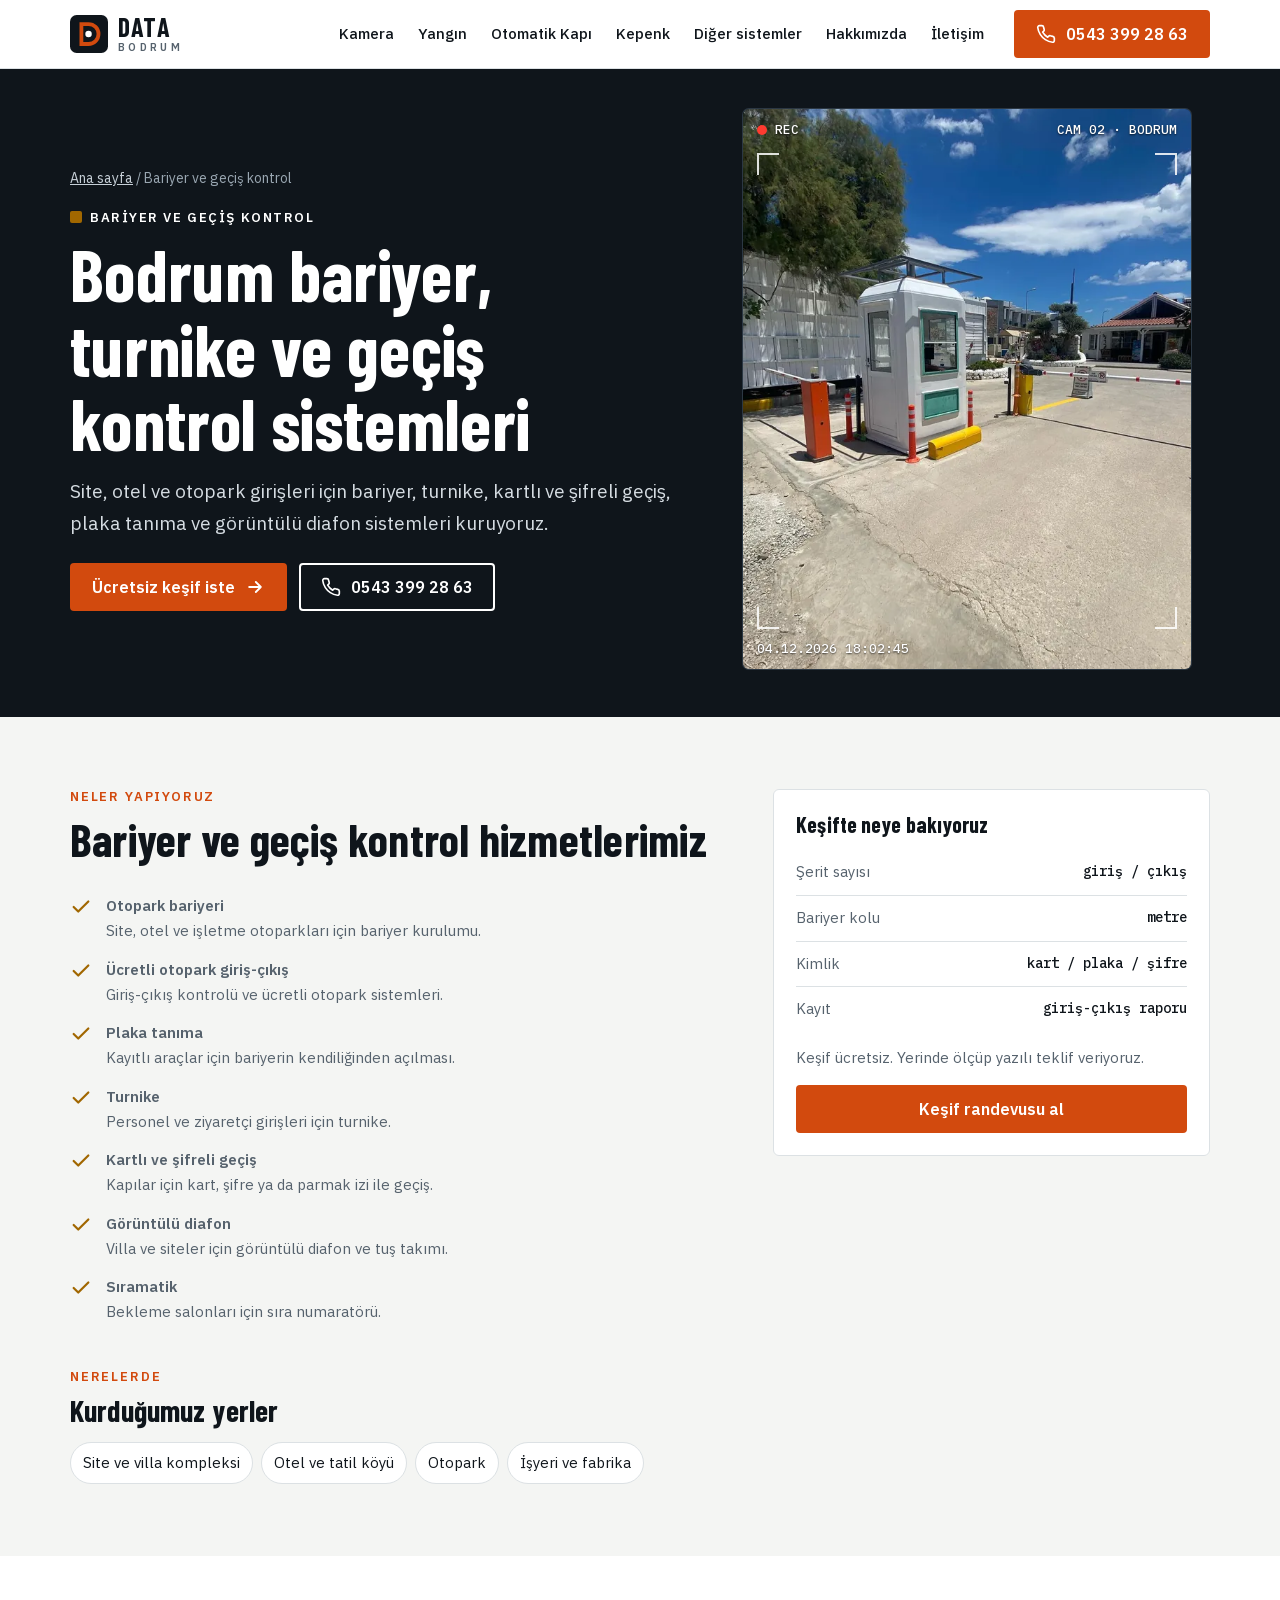
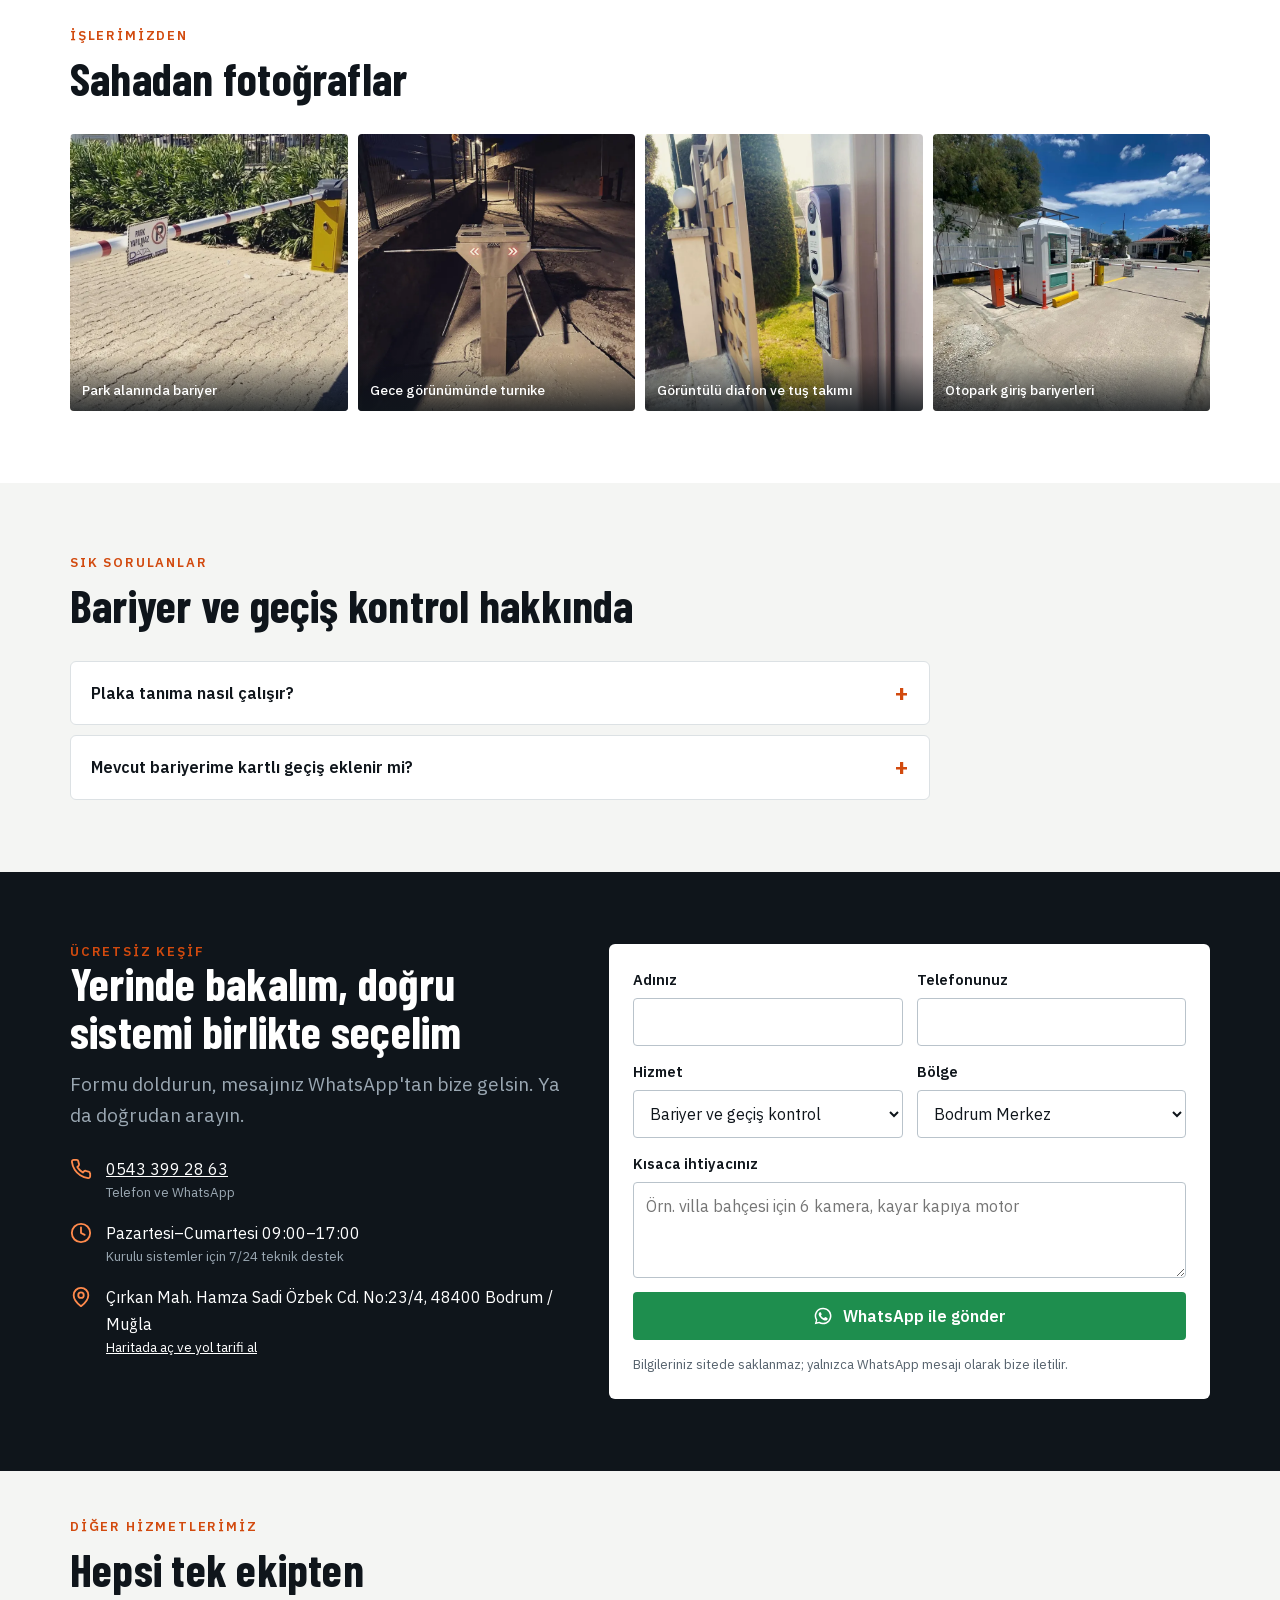
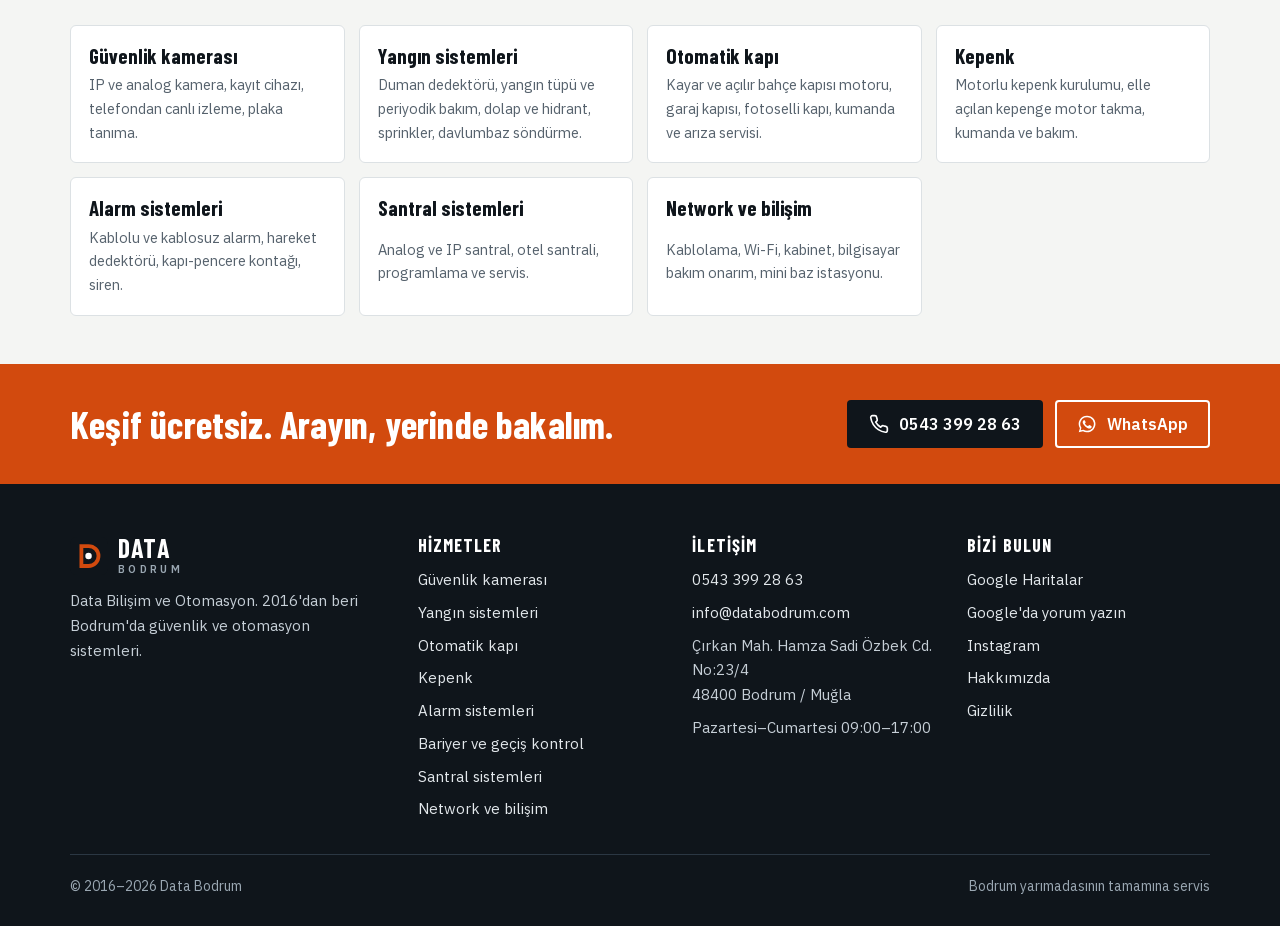
<file: bariyer-gecis-kontrol/index.html>
<!doctype html>
<html lang="tr">
<head>
<meta charset="utf-8">
<meta name="viewport" content="width=device-width, initial-scale=1, viewport-fit=cover">
<title>Bodrum Bariyer, Turnike ve Geçiş Kontrol Sistemleri | Data Bodrum</title>
<meta name="description" content="Bodrum&#x27;da otopark bariyeri, ücretli otopark giriş-çıkış, plaka tanıma, turnike, kartlı geçiş ve görüntülü diafon kurulumu: 0543 399 28 63">
<link rel="canonical" href="https://databodrum.com/bariyer-gecis-kontrol/">
<meta name="theme-color" content="#0F151B">
<meta property="og:type" content="website">
<meta property="og:locale" content="tr_TR">
<meta property="og:site_name" content="Data Bodrum">
<meta property="og:title" content="Bodrum Bariyer, Turnike ve Geçiş Kontrol Sistemleri | Data Bodrum">
<meta property="og:description" content="Bodrum&#x27;da otopark bariyeri, ücretli otopark giriş-çıkış, plaka tanıma, turnike, kartlı geçiş ve görüntülü diafon kurulumu: 0543 399 28 63">
<meta property="og:url" content="https://databodrum.com/bariyer-gecis-kontrol/">
<meta property="og:image" content="https://databodrum.com/assets/og.jpg">
<meta name="twitter:card" content="summary_large_image">
<link rel="icon" href="../assets/favicon.svg" type="image/svg+xml">
<link rel="apple-touch-icon" href="../assets/apple-touch-icon.png">
<link rel="preload" href="../assets/fonts/barlow-condensed-700-latin.woff2" as="font" type="font/woff2" crossorigin>
<link rel="preload" href="../assets/fonts/ibm-plex-sans-400-latin.woff2" as="font" type="font/woff2" crossorigin>
<link rel="stylesheet" href="../assets/styles.css">
<script type="application/ld+json">{"@context": "https://schema.org", "@type": "LocalBusiness", "@id": "https://databodrum.com/#isletme", "name": "Data Bodrum", "alternateName": "Data Bilişim ve Otomasyon", "url": "https://databodrum.com/", "telephone": "+90 543 399 28 63", "email": "info@databodrum.com", "foundingDate": "2016", "image": "https://databodrum.com/assets/og.jpg", "logo": "https://databodrum.com/assets/apple-touch-icon.png", "description": "Bodrum'da güvenlik kamerası, yangın algılama ve söndürme, otomatik kapı, bariyer ve motorlu kepenk sistemleri kurulumu, bakımı ve 7/24 teknik destek.", "address": {"@type": "PostalAddress", "streetAddress": "Çırkan Mah. Hamza Sadi Özbek Cd. No:23/4", "addressLocality": "Bodrum", "addressRegion": "Muğla", "postalCode": "48400", "addressCountry": "TR"}, "geo": {"@type": "GeoCoordinates", "latitude": 37.0552033, "longitude": 27.3990376}, "hasMap": "https://www.google.com/maps?cid=14666570202706644658", "openingHoursSpecification": [{"@type": "OpeningHoursSpecification", "dayOfWeek": ["Monday", "Tuesday", "Wednesday", "Thursday", "Friday", "Saturday"], "opens": "09:00", "closes": "17:00"}], "areaServed": [{"@type": "Place", "name": "Bodrum Merkez, Bodrum"}, {"@type": "Place", "name": "Konacık, Bodrum"}, {"@type": "Place", "name": "Gümbet, Bodrum"}, {"@type": "Place", "name": "Bitez, Bodrum"}, {"@type": "Place", "name": "Ortakent, Bodrum"}, {"@type": "Place", "name": "Yahşi, Bodrum"}, {"@type": "Place", "name": "Turgutreis, Bodrum"}, {"@type": "Place", "name": "Akyarlar, Bodrum"}, {"@type": "Place", "name": "Gümüşlük, Bodrum"}, {"@type": "Place", "name": "Yalıkavak, Bodrum"}, {"@type": "Place", "name": "Gündoğan, Bodrum"}, {"@type": "Place", "name": "Göltürkbükü, Bodrum"}, {"@type": "Place", "name": "Torba, Bodrum"}], "sameAs": ["https://www.instagram.com/databodrum/"], "hasOfferCatalog": {"@type": "OfferCatalog", "name": "Hizmetler", "itemListElement": [{"@type": "Offer", "itemOffered": {"@type": "Service", "name": "Güvenlik kamerası", "url": "https://databodrum.com/bodrum-guvenlik-kamera-sistemleri/"}}, {"@type": "Offer", "itemOffered": {"@type": "Service", "name": "Yangın sistemleri", "url": "https://databodrum.com/yangin-sistemleri/"}}, {"@type": "Offer", "itemOffered": {"@type": "Service", "name": "Otomatik kapı", "url": "https://databodrum.com/otomatik-kapi/"}}, {"@type": "Offer", "itemOffered": {"@type": "Service", "name": "Kepenk", "url": "https://databodrum.com/kepenk/"}}, {"@type": "Offer", "itemOffered": {"@type": "Service", "name": "Alarm sistemleri", "url": "https://databodrum.com/alarm-sistemleri/"}}, {"@type": "Offer", "itemOffered": {"@type": "Service", "name": "Bariyer ve geçiş kontrol", "url": "https://databodrum.com/bariyer-gecis-kontrol/"}}, {"@type": "Offer", "itemOffered": {"@type": "Service", "name": "Santral sistemleri", "url": "https://databodrum.com/santral-sistemleri/"}}, {"@type": "Offer", "itemOffered": {"@type": "Service", "name": "Network ve bilişim", "url": "https://databodrum.com/network-sistemleri/"}}]}}</script>
<script type="application/ld+json">{"@context": "https://schema.org", "@type": "Service", "name": "Bodrum bariyer, turnike ve geçiş kontrol sistemleri", "serviceType": "Bariyer ve geçiş kontrol", "url": "https://databodrum.com/bariyer-gecis-kontrol/", "description": "Bodrum'da otopark bariyeri, ücretli otopark giriş-çıkış, plaka tanıma, turnike, kartlı geçiş ve görüntülü diafon kurulumu: 0543 399 28 63", "provider": {"@id": "https://databodrum.com/#isletme"}, "areaServed": [{"@type": "Place", "name": "Bodrum Merkez, Bodrum"}, {"@type": "Place", "name": "Konacık, Bodrum"}, {"@type": "Place", "name": "Gümbet, Bodrum"}, {"@type": "Place", "name": "Bitez, Bodrum"}, {"@type": "Place", "name": "Ortakent, Bodrum"}, {"@type": "Place", "name": "Yahşi, Bodrum"}, {"@type": "Place", "name": "Turgutreis, Bodrum"}, {"@type": "Place", "name": "Akyarlar, Bodrum"}, {"@type": "Place", "name": "Gümüşlük, Bodrum"}, {"@type": "Place", "name": "Yalıkavak, Bodrum"}, {"@type": "Place", "name": "Gündoğan, Bodrum"}, {"@type": "Place", "name": "Göltürkbükü, Bodrum"}, {"@type": "Place", "name": "Torba, Bodrum"}]}</script>
<script type="application/ld+json">{"@context": "https://schema.org", "@type": "FAQPage", "mainEntity": [{"@type": "Question", "name": "Plaka tanıma nasıl çalışır?", "acceptedAnswer": {"@type": "Answer", "text": "Girişteki kamera aracın plakasını okur; kayıtlı araçsa bariyer kendiliğinden açılır, giriş-çıkışlar kaydedilir."}}, {"@type": "Question", "name": "Mevcut bariyerime kartlı geçiş eklenir mi?", "acceptedAnswer": {"@type": "Answer", "text": "Çoğu bariyere kart okuyucu ya da plaka tanıma eklenebilir; keşifte mevcut motoru kontrol ediyoruz."}}]}</script>
<script type="application/ld+json">{"@context": "https://schema.org", "@type": "BreadcrumbList", "itemListElement": [{"@type": "ListItem", "position": 1, "name": "Ana sayfa", "item": "https://databodrum.com/"}, {"@type": "ListItem", "position": 2, "name": "Bariyer ve geçiş kontrol", "item": "https://databodrum.com/bariyer-gecis-kontrol/"}]}</script>
</head>
<body>
<a class="skip" href="#icerik">İçeriğe geç</a>
<header class="top"><div class="wrap">
<a class="logo" href="../" aria-label="Data Bodrum ana sayfa"><svg class="logo-mark" viewBox="0 0 40 40" aria-hidden="true"><rect width="40" height="40" rx="7" fill="#0F151B"/><path d="M12 9.5h7.5a10.5 10.5 0 0 1 0 21H12z" fill="none" stroke="#D24A0E" stroke-width="4"/><circle cx="19.5" cy="20" r="3.4" fill="#fff"/></svg><span class="logo-text"><b>DATA</b><span>BODRUM</span></span></a>
<nav class="nav" aria-label="Ana menü"><a href="../bodrum-guvenlik-kamera-sistemleri/">Kamera</a><a href="../yangin-sistemleri/">Yangın</a><a href="../otomatik-kapi/">Otomatik Kapı</a><a href="../kepenk/">Kepenk</a><a href="../#diger">Diğer sistemler</a><a href="../hakkimizda/">Hakkımızda</a><a href="../iletisim/">İletişim</a></nav>
<a class="btn btn-primary top-call" href="tel:+905433992863"><svg viewBox="0 0 24 24" fill="none" stroke="currentColor" stroke-width="2" stroke-linecap="round" stroke-linejoin="round" aria-hidden="true"><path d="M22 16.9v3a2 2 0 0 1-2.2 2 19.8 19.8 0 0 1-8.6-3.1 19.5 19.5 0 0 1-6-6A19.8 19.8 0 0 1 2.1 4.2 2 2 0 0 1 4.1 2h3a2 2 0 0 1 2 1.7c.1.9.4 1.8.7 2.7a2 2 0 0 1-.5 2.1L8 9.8a16 16 0 0 0 6 6l1.3-1.3a2 2 0 0 1 2.1-.4c.9.3 1.8.6 2.7.7a2 2 0 0 1 1.7 2z"/></svg>0543 399 28 63</a>
<details class="menu"><summary aria-label="Menüyü aç"><svg viewBox="0 0 24 24" fill="none" stroke="currentColor" stroke-width="2" stroke-linecap="round" aria-hidden="true"><path d="M3 6h18M3 12h18M3 18h18"/></svg></summary><nav class="menu-panel" aria-label="Mobil menü"><a href="../bodrum-guvenlik-kamera-sistemleri/">Kamera</a><a href="../yangin-sistemleri/">Yangın</a><a href="../otomatik-kapi/">Otomatik Kapı</a><a href="../kepenk/">Kepenk</a><a href="../#diger">Diğer sistemler</a><a href="../hakkimizda/">Hakkımızda</a><a href="../iletisim/">İletişim</a><a href="tel:+905433992863">Ara: 0543 399 28 63</a></nav></details>
</div></header>
<main id="icerik">

<section class="page-hero"><div class="wrap">
<div>
<nav class="crumbs" aria-label="Konum"><a href="../">Ana sayfa</a> / Bariyer ve geçiş kontrol</nav>
<p class="tagline" style="color:#fff"><i style="background:var(--door)"></i>Bariyer ve geçiş kontrol</p>
<h1>Bodrum bariyer, turnike ve geçiş kontrol sistemleri</h1>
<p class="lead">Site, otel ve otopark girişleri için bariyer, turnike, kartlı ve şifreli geçiş, plaka tanıma ve görüntülü diafon sistemleri kuruyoruz.</p>
<div class="btns"><a class="btn btn-primary" href="#teklif">Ücretsiz keşif iste<svg viewBox="0 0 24 24" fill="none" stroke="currentColor" stroke-width="2.2" stroke-linecap="round" stroke-linejoin="round" aria-hidden="true"><path d="M5 12h14M13 6l6 6-6 6"/></svg></a><a class="btn btn-line" href="tel:+905433992863"><svg viewBox="0 0 24 24" fill="none" stroke="currentColor" stroke-width="2" stroke-linecap="round" stroke-linejoin="round" aria-hidden="true"><path d="M22 16.9v3a2 2 0 0 1-2.2 2 19.8 19.8 0 0 1-8.6-3.1 19.5 19.5 0 0 1-6-6A19.8 19.8 0 0 1 2.1 4.2 2 2 0 0 1 4.1 2h3a2 2 0 0 1 2 1.7c.1.9.4 1.8.7 2.7a2 2 0 0 1-.5 2.1L8 9.8a16 16 0 0 0 6 6l1.3-1.3a2 2 0 0 1 2.1-.4c.9.3 1.8.6 2.7.7a2 2 0 0 1 1.7 2z"/></svg>0543 399 28 63</a></div>
</div>
<div class="cctv"><img src="../assets/img/bariyer-otopark-800.webp" srcset="../assets/img/bariyer-otopark-800.webp 800w, ../assets/img/bariyer-otopark-1400.webp 1400w" sizes="(max-width: 860px) 100vw, 45vw" width="800" height="800" alt="Site girişinde otopark bariyerleri ve güvenlik kulübesi" fetchpriority="high"><div class="cctv-hud" aria-hidden="true"><span class="rec"><i></i>REC</span><span class="cam">CAM 02 · BODRUM</span><span class="corner c1"></span><span class="corner c2"></span><span class="corner c3"></span><span class="corner c4"></span><span class="ts" data-clock>--.--.---- --:--:--</span></div></div>
</div></section>

<section class="sec" aria-labelledby="neler-h"><div class="wrap split k-door">
<div><div class="sec-head"><p class="eyebrow">Neler yapıyoruz</p><h2 id="neler-h">Bariyer ve geçiş kontrol hizmetlerimiz</h2></div>
<ul class="checks"><li><svg viewBox="0 0 24 24" fill="none" stroke="currentColor" stroke-width="2.4" stroke-linecap="round" stroke-linejoin="round" aria-hidden="true"><path d="M20 6 9 17l-5-5"/></svg><span><b>Otopark bariyeri</b><span>Site, otel ve işletme otoparkları için bariyer kurulumu.</span></span></li><li><svg viewBox="0 0 24 24" fill="none" stroke="currentColor" stroke-width="2.4" stroke-linecap="round" stroke-linejoin="round" aria-hidden="true"><path d="M20 6 9 17l-5-5"/></svg><span><b>Ücretli otopark giriş-çıkış</b><span>Giriş-çıkış kontrolü ve ücretli otopark sistemleri.</span></span></li><li><svg viewBox="0 0 24 24" fill="none" stroke="currentColor" stroke-width="2.4" stroke-linecap="round" stroke-linejoin="round" aria-hidden="true"><path d="M20 6 9 17l-5-5"/></svg><span><b>Plaka tanıma</b><span>Kayıtlı araçlar için bariyerin kendiliğinden açılması.</span></span></li><li><svg viewBox="0 0 24 24" fill="none" stroke="currentColor" stroke-width="2.4" stroke-linecap="round" stroke-linejoin="round" aria-hidden="true"><path d="M20 6 9 17l-5-5"/></svg><span><b>Turnike</b><span>Personel ve ziyaretçi girişleri için turnike.</span></span></li><li><svg viewBox="0 0 24 24" fill="none" stroke="currentColor" stroke-width="2.4" stroke-linecap="round" stroke-linejoin="round" aria-hidden="true"><path d="M20 6 9 17l-5-5"/></svg><span><b>Kartlı ve şifreli geçiş</b><span>Kapılar için kart, şifre ya da parmak izi ile geçiş.</span></span></li><li><svg viewBox="0 0 24 24" fill="none" stroke="currentColor" stroke-width="2.4" stroke-linecap="round" stroke-linejoin="round" aria-hidden="true"><path d="M20 6 9 17l-5-5"/></svg><span><b>Görüntülü diafon</b><span>Villa ve siteler için görüntülü diafon ve tuş takımı.</span></span></li><li><svg viewBox="0 0 24 24" fill="none" stroke="currentColor" stroke-width="2.4" stroke-linecap="round" stroke-linejoin="round" aria-hidden="true"><path d="M20 6 9 17l-5-5"/></svg><span><b>Sıramatik</b><span>Bekleme salonları için sıra numaratörü.</span></span></li></ul>
<div class="sec-head" style="margin:44px 0 16px"><p class="eyebrow">Nerelerde</p><h2 style="font-size:30px">Kurduğumuz yerler</h2></div>
<ul class="areas"><li>Site ve villa kompleksi</li><li>Otel ve tatil köyü</li><li>Otopark</li><li>İşyeri ve fabrika</li></ul>
</div>
<aside class="aside"><h3>Keşifte neye bakıyoruz</h3><dl class="spec"><div><dt>Şerit sayısı</dt><dd>giriş / çıkış</dd></div><div><dt>Bariyer kolu</dt><dd>metre</dd></div><div><dt>Kimlik</dt><dd>kart / plaka / şifre</dd></div><div><dt>Kayıt</dt><dd>giriş-çıkış raporu</dd></div></dl>
<p class="muted" style="font-size:15px">Keşif ücretsiz. Yerinde ölçüp yazılı teklif veriyoruz.</p>
<a class="btn btn-primary" href="#teklif">Keşif randevusu al</a></aside>
</div></section>
<section class="sec sec-white" aria-labelledby="g-h"><div class="wrap"><div class="sec-head"><p class="eyebrow">İşlerimizden</p><h2 id="g-h">Sahadan fotoğraflar</h2></div><div class="gallery"><figure><img src="../assets/img/bariyer-park-800.webp" srcset="../assets/img/bariyer-park-800.webp 720w" sizes="(max-width:860px) 50vw, 25vw" width="720" height="720" alt="Park alanında bariyer" loading="lazy" decoding="async"><figcaption>Park alanında bariyer</figcaption></figure><figure><img src="../assets/img/turnike-800.webp" srcset="../assets/img/turnike-800.webp 800w, ../assets/img/turnike-1400.webp 1400w" sizes="(max-width:860px) 50vw, 25vw" width="800" height="800" alt="Gece görünümünde turnike" loading="lazy" decoding="async"><figcaption>Gece görünümünde turnike</figcaption></figure><figure><img src="../assets/img/diafon-800.webp" srcset="../assets/img/diafon-800.webp 800w, ../assets/img/diafon-1400.webp 1400w" sizes="(max-width:860px) 50vw, 25vw" width="800" height="800" alt="Görüntülü diafon ve tuş takımı" loading="lazy" decoding="async"><figcaption>Görüntülü diafon ve tuş takımı</figcaption></figure><figure><img src="../assets/img/bariyer-otopark-800.webp" srcset="../assets/img/bariyer-otopark-800.webp 800w, ../assets/img/bariyer-otopark-1400.webp 1400w" sizes="(max-width:860px) 50vw, 25vw" width="800" height="800" alt="Otopark giriş bariyerleri" loading="lazy" decoding="async"><figcaption>Otopark giriş bariyerleri</figcaption></figure></div></div></section>
<section class="sec" aria-labelledby="sss-h"><div class="wrap">
<div class="sec-head"><p class="eyebrow">Sık sorulanlar</p><h2 id="sss-h">Bariyer ve geçiş kontrol hakkında</h2></div>
<div class="faq"><details><summary>Plaka tanıma nasıl çalışır?</summary><p>Girişteki kamera aracın plakasını okur; kayıtlı araçsa bariyer kendiliğinden açılır, giriş-çıkışlar kaydedilir.</p></details><details><summary>Mevcut bariyerime kartlı geçiş eklenir mi?</summary><p>Çoğu bariyere kart okuyucu ya da plaka tanıma eklenebilir; keşifte mevcut motoru kontrol ediyoruz.</p></details></div>
</div></section>
<section class="sec sec-dark" id="teklif" aria-labelledby="teklif-h"><div class="wrap quote">
<div>
<p class="eyebrow">Ücretsiz keşif</p>
<h2 id="teklif-h">Yerinde bakalım, doğru sistemi birlikte seçelim</h2>
<p class="lead muted" style="margin-top:14px">Formu doldurun, mesajınız WhatsApp'tan bize gelsin. Ya da doğrudan arayın.</p>
<ul class="contact-list">
<li><svg viewBox="0 0 24 24" fill="none" stroke="currentColor" stroke-width="2" stroke-linecap="round" stroke-linejoin="round" aria-hidden="true"><path d="M22 16.9v3a2 2 0 0 1-2.2 2 19.8 19.8 0 0 1-8.6-3.1 19.5 19.5 0 0 1-6-6A19.8 19.8 0 0 1 2.1 4.2 2 2 0 0 1 4.1 2h3a2 2 0 0 1 2 1.7c.1.9.4 1.8.7 2.7a2 2 0 0 1-.5 2.1L8 9.8a16 16 0 0 0 6 6l1.3-1.3a2 2 0 0 1 2.1-.4c.9.3 1.8.6 2.7.7a2 2 0 0 1 1.7 2z"/></svg><span><a href="tel:+905433992863">0543 399 28 63</a><small>Telefon ve WhatsApp</small></span></li>
<li><svg viewBox="0 0 24 24" fill="none" stroke="currentColor" stroke-width="2" stroke-linecap="round" stroke-linejoin="round" aria-hidden="true"><circle cx="12" cy="12" r="10"/><path d="M12 6v6l4 2"/></svg><span>Pazartesi–Cumartesi 09:00–17:00<small>Kurulu sistemler için 7/24 teknik destek</small></span></li>
<li><svg viewBox="0 0 24 24" fill="none" stroke="currentColor" stroke-width="2" stroke-linecap="round" stroke-linejoin="round" aria-hidden="true"><path d="M20 10c0 6-8 12-8 12S4 16 4 10a8 8 0 0 1 16 0z"/><circle cx="12" cy="10" r="3"/></svg><span>Çırkan Mah. Hamza Sadi Özbek Cd. No:23/4, 48400 Bodrum / Muğla<small><a href="https://www.google.com/maps?cid=14666570202706644658" rel="noopener">Haritada aç ve yol tarifi al</a></small></span></li>
</ul>
</div>
<form class="qf" id="qf" novalidate>
<div class="row">
<label for="qf-ad">Adınız<input id="qf-ad" name="ad" autocomplete="name" required></label>
<label for="qf-tel">Telefonunuz<input id="qf-tel" name="tel" type="tel" autocomplete="tel" inputmode="tel" required></label>
</div>
<div class="row">
<label for="qf-hizmet">Hizmet<select id="qf-hizmet" name="hizmet"><option>Güvenlik kamerası</option><option>Yangın sistemleri</option><option>Otomatik kapı</option><option>Kepenk</option><option>Alarm sistemleri</option><option selected>Bariyer ve geçiş kontrol</option><option>Santral sistemleri</option><option>Network ve bilişim</option></select></label>
<label for="qf-bolge">Bölge<select id="qf-bolge" name="bolge"><option>Bodrum Merkez</option><option>Konacık</option><option>Gümbet</option><option>Bitez</option><option>Ortakent</option><option>Yahşi</option><option>Turgutreis</option><option>Akyarlar</option><option>Gümüşlük</option><option>Yalıkavak</option><option>Gündoğan</option><option>Göltürkbükü</option><option>Torba</option><option>Diğer</option></select></label>
</div>
<label for="qf-not">Kısaca ihtiyacınız<textarea id="qf-not" name="not" placeholder="Örn. villa bahçesi için 6 kamera, kayar kapıya motor"></textarea></label>
<p class="err" id="qf-err" role="alert" hidden>Lütfen adınızı ve telefonunuzu yazın.</p>
<button class="btn btn-wa" type="submit"><svg viewBox="0 0 24 24" fill="currentColor" aria-hidden="true"><path d="M12 2a9.9 9.9 0 0 0-8.5 15l-1.4 5 5.1-1.3A10 10 0 1 0 12 2zm0 18.2a8.2 8.2 0 0 1-4.2-1.2l-.3-.2-3 .8.8-3-.2-.3A8.2 8.2 0 1 1 12 20.2zm4.5-6.1c-.2-.1-1.5-.7-1.7-.8s-.4-.1-.6.1-.7.8-.8 1-.3.2-.5.1a6.7 6.7 0 0 1-3.3-2.9c-.3-.4.3-.4.7-1.4.1-.2 0-.3 0-.5l-.8-1.8c-.2-.5-.4-.4-.6-.4h-.5a1 1 0 0 0-.7.3 3 3 0 0 0-.9 2.2 5.2 5.2 0 0 0 1.1 2.7 11.8 11.8 0 0 0 4.5 4c1.7.7 2.3.8 3.2.6a2.7 2.7 0 0 0 1.8-1.2 2.2 2.2 0 0 0 .1-1.3c0-.1-.2-.2-.5-.3z"/></svg>WhatsApp ile gönder</button>
<p class="hint">Bilgileriniz sitede saklanmaz; yalnızca WhatsApp mesajı olarak bize iletilir.</p>
</form>
</div></section>

<section class="sec sec-tight" aria-labelledby="diger-h"><div class="wrap">
<div class="sec-head"><p class="eyebrow">Diğer hizmetlerimiz</p><h2 id="diger-h">Hepsi tek ekipten</h2></div>
<div class="minis"><a class="mini" href="../bodrum-guvenlik-kamera-sistemleri/"><b>Güvenlik kamerası</b><span>IP ve analog kamera, kayıt cihazı, telefondan canlı izleme, plaka tanıma.</span></a><a class="mini" href="../yangin-sistemleri/"><b>Yangın sistemleri</b><span>Duman dedektörü, yangın tüpü ve periyodik bakım, dolap ve hidrant, sprinkler, davlumbaz söndürme.</span></a><a class="mini" href="../otomatik-kapi/"><b>Otomatik kapı</b><span>Kayar ve açılır bahçe kapısı motoru, garaj kapısı, fotoselli kapı, kumanda ve arıza servisi.</span></a><a class="mini" href="../kepenk/"><b>Kepenk</b><span>Motorlu kepenk kurulumu, elle açılan kepenge motor takma, kumanda ve bakım.</span></a><a class="mini" href="../alarm-sistemleri/"><b>Alarm sistemleri</b><span>Kablolu ve kablosuz alarm, hareket dedektörü, kapı-pencere kontağı, siren.</span></a><a class="mini" href="../santral-sistemleri/"><b>Santral sistemleri</b><span>Analog ve IP santral, otel santrali, programlama ve servis.</span></a><a class="mini" href="../network-sistemleri/"><b>Network ve bilişim</b><span>Kablolama, Wi-Fi, kabinet, bilgisayar bakım onarım, mini baz istasyonu.</span></a></div></div></section>
</main>
<section class="cta"><div class="wrap"><h2>Keşif ücretsiz. Arayın, yerinde bakalım.</h2>
<div class="btns"><a class="btn btn-primary" href="tel:+905433992863"><svg viewBox="0 0 24 24" fill="none" stroke="currentColor" stroke-width="2" stroke-linecap="round" stroke-linejoin="round" aria-hidden="true"><path d="M22 16.9v3a2 2 0 0 1-2.2 2 19.8 19.8 0 0 1-8.6-3.1 19.5 19.5 0 0 1-6-6A19.8 19.8 0 0 1 2.1 4.2 2 2 0 0 1 4.1 2h3a2 2 0 0 1 2 1.7c.1.9.4 1.8.7 2.7a2 2 0 0 1-.5 2.1L8 9.8a16 16 0 0 0 6 6l1.3-1.3a2 2 0 0 1 2.1-.4c.9.3 1.8.6 2.7.7a2 2 0 0 1 1.7 2z"/></svg>0543 399 28 63</a><a class="btn btn-line" href="https://wa.me/905433992863" rel="noopener"><svg viewBox="0 0 24 24" fill="currentColor" aria-hidden="true"><path d="M12 2a9.9 9.9 0 0 0-8.5 15l-1.4 5 5.1-1.3A10 10 0 1 0 12 2zm0 18.2a8.2 8.2 0 0 1-4.2-1.2l-.3-.2-3 .8.8-3-.2-.3A8.2 8.2 0 1 1 12 20.2zm4.5-6.1c-.2-.1-1.5-.7-1.7-.8s-.4-.1-.6.1-.7.8-.8 1-.3.2-.5.1a6.7 6.7 0 0 1-3.3-2.9c-.3-.4.3-.4.7-1.4.1-.2 0-.3 0-.5l-.8-1.8c-.2-.5-.4-.4-.6-.4h-.5a1 1 0 0 0-.7.3 3 3 0 0 0-.9 2.2 5.2 5.2 0 0 0 1.1 2.7 11.8 11.8 0 0 0 4.5 4c1.7.7 2.3.8 3.2.6a2.7 2.7 0 0 0 1.8-1.2 2.2 2.2 0 0 0 .1-1.3c0-.1-.2-.2-.5-.3z"/></svg>WhatsApp</a></div></div></section>
<footer class="foot"><div class="wrap">
<div><a class="logo" href="../"><svg class="logo-mark" viewBox="0 0 40 40" aria-hidden="true"><rect width="40" height="40" rx="7" fill="#0F151B"/><path d="M12 9.5h7.5a10.5 10.5 0 0 1 0 21H12z" fill="none" stroke="#D24A0E" stroke-width="4"/><circle cx="19.5" cy="20" r="3.4" fill="#fff"/></svg><span class="logo-text"><b>DATA</b><span>BODRUM</span></span></a>
<p>Data Bilişim ve Otomasyon. 2016'dan beri Bodrum'da güvenlik ve otomasyon sistemleri.</p></div>
<div><h3>Hizmetler</h3><ul><li><a href="../bodrum-guvenlik-kamera-sistemleri/">Güvenlik kamerası</a></li><li><a href="../yangin-sistemleri/">Yangın sistemleri</a></li><li><a href="../otomatik-kapi/">Otomatik kapı</a></li><li><a href="../kepenk/">Kepenk</a></li><li><a href="../alarm-sistemleri/">Alarm sistemleri</a></li><li><a href="../bariyer-gecis-kontrol/">Bariyer ve geçiş kontrol</a></li><li><a href="../santral-sistemleri/">Santral sistemleri</a></li><li><a href="../network-sistemleri/">Network ve bilişim</a></li></ul></div>
<div><h3>İletişim</h3><ul><li><a href="tel:+905433992863">0543 399 28 63</a></li><li><a href="mailto:info@databodrum.com">info@databodrum.com</a></li><li>Çırkan Mah. Hamza Sadi Özbek Cd. No:23/4<br>48400 Bodrum / Muğla</li><li>Pazartesi–Cumartesi 09:00–17:00</li></ul></div>
<div><h3>Bizi bulun</h3><ul><li><a href="https://www.google.com/maps?cid=14666570202706644658" rel="noopener">Google Haritalar</a></li><li><a href="https://g.page/r/CbKOqH3kH4rLEBM/review" rel="noopener">Google'da yorum yazın</a></li><li><a href="https://www.instagram.com/databodrum/" rel="noopener">Instagram</a></li><li><a href="../hakkimizda/">Hakkımızda</a></li><li><a href="../gizlilik-politikasi/">Gizlilik</a></li></ul></div>
<div class="foot-bottom"><span>© 2016–<span data-year>2026</span> Data Bodrum</span><span>Bodrum yarımadasının tamamına servis</span></div>
</div></footer>
<nav class="actionbar" aria-label="Hızlı iletişim"><a href="tel:+905433992863"><svg viewBox="0 0 24 24" fill="none" stroke="currentColor" stroke-width="2" stroke-linecap="round" stroke-linejoin="round" aria-hidden="true"><path d="M22 16.9v3a2 2 0 0 1-2.2 2 19.8 19.8 0 0 1-8.6-3.1 19.5 19.5 0 0 1-6-6A19.8 19.8 0 0 1 2.1 4.2 2 2 0 0 1 4.1 2h3a2 2 0 0 1 2 1.7c.1.9.4 1.8.7 2.7a2 2 0 0 1-.5 2.1L8 9.8a16 16 0 0 0 6 6l1.3-1.3a2 2 0 0 1 2.1-.4c.9.3 1.8.6 2.7.7a2 2 0 0 1 1.7 2z"/></svg>Ara</a><a class="wa" href="https://wa.me/905433992863" rel="noopener"><svg viewBox="0 0 24 24" fill="currentColor" aria-hidden="true"><path d="M12 2a9.9 9.9 0 0 0-8.5 15l-1.4 5 5.1-1.3A10 10 0 1 0 12 2zm0 18.2a8.2 8.2 0 0 1-4.2-1.2l-.3-.2-3 .8.8-3-.2-.3A8.2 8.2 0 1 1 12 20.2zm4.5-6.1c-.2-.1-1.5-.7-1.7-.8s-.4-.1-.6.1-.7.8-.8 1-.3.2-.5.1a6.7 6.7 0 0 1-3.3-2.9c-.3-.4.3-.4.7-1.4.1-.2 0-.3 0-.5l-.8-1.8c-.2-.5-.4-.4-.6-.4h-.5a1 1 0 0 0-.7.3 3 3 0 0 0-.9 2.2 5.2 5.2 0 0 0 1.1 2.7 11.8 11.8 0 0 0 4.5 4c1.7.7 2.3.8 3.2.6a2.7 2.7 0 0 0 1.8-1.2 2.2 2.2 0 0 0 .1-1.3c0-.1-.2-.2-.5-.3z"/></svg>WhatsApp</a><a class="ks" href="#teklif"><svg viewBox="0 0 24 24" fill="none" stroke="currentColor" stroke-width="2" stroke-linecap="round" stroke-linejoin="round" aria-hidden="true"><circle cx="11" cy="11" r="8"/><path d="m21 21-4.3-4.3"/></svg>Keşif iste</a></nav>
<script src="../assets/script.js" defer></script>
</body>
</html>
</file>
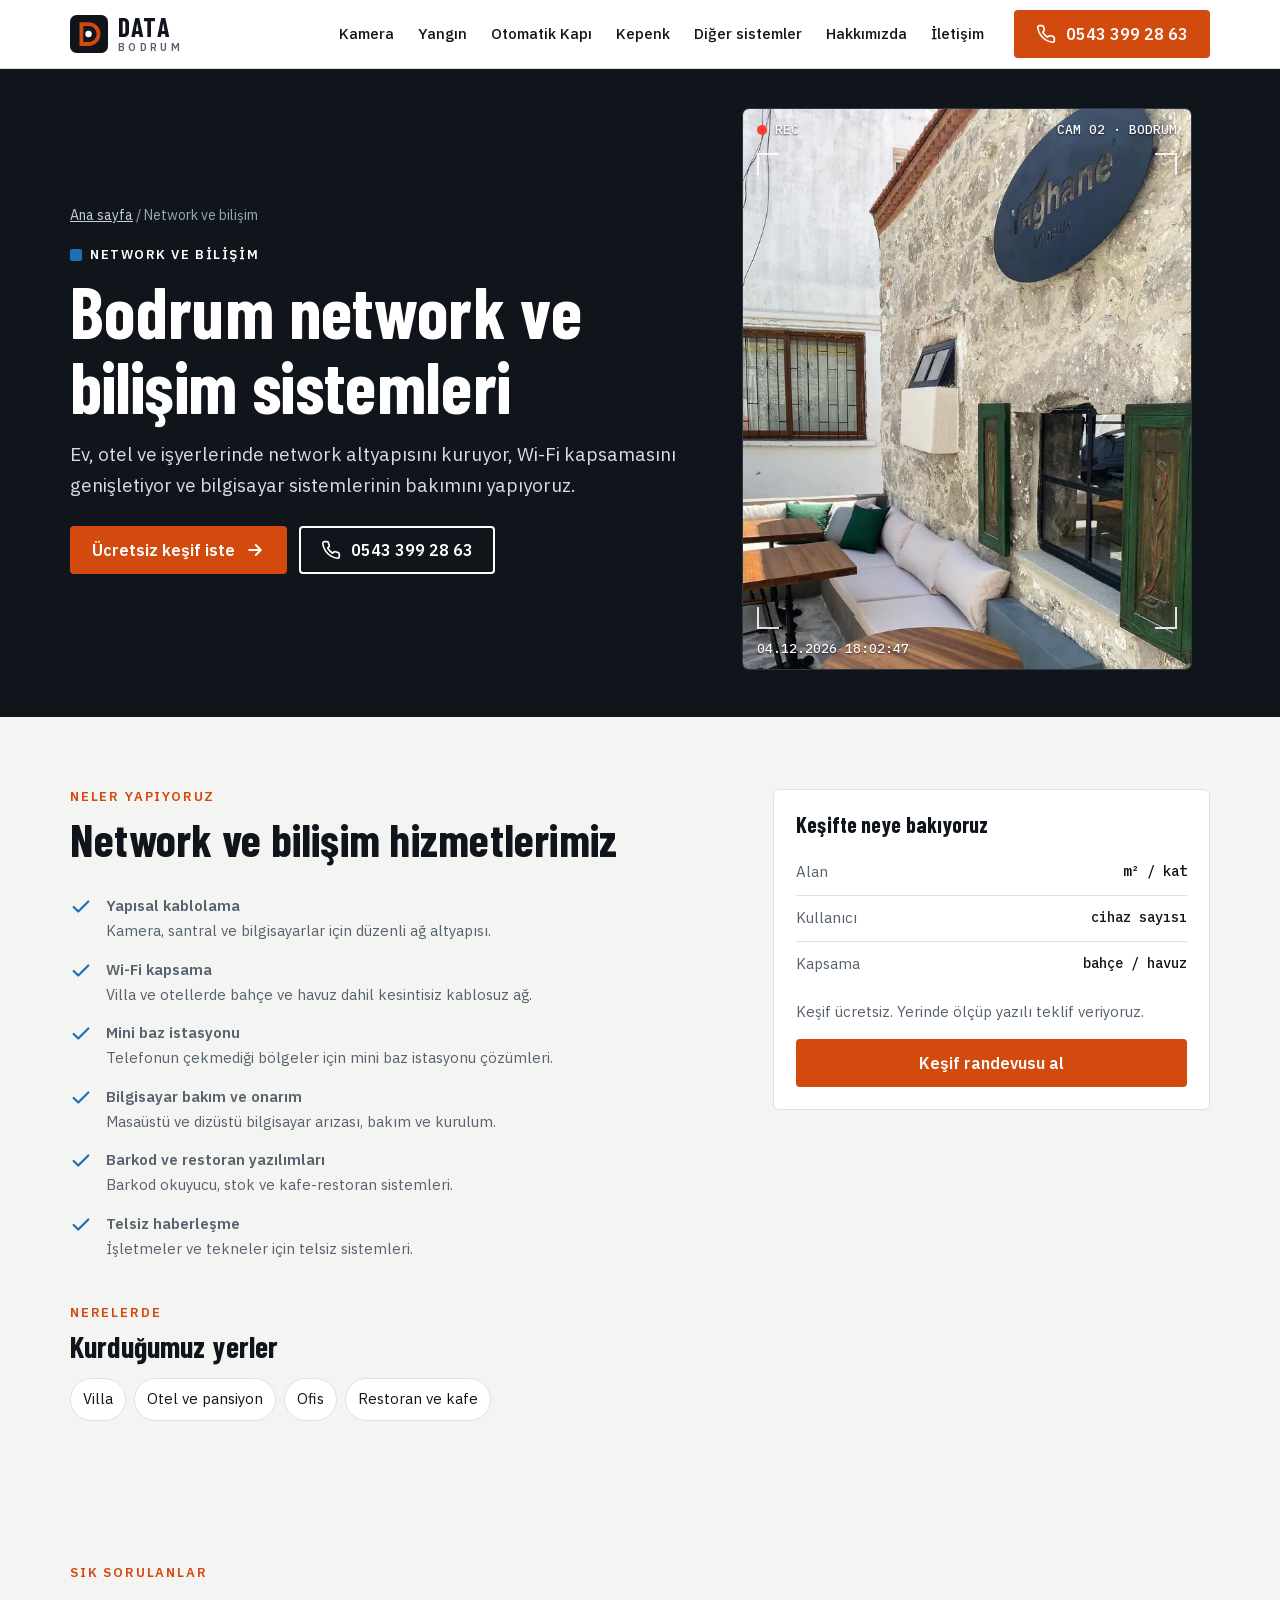
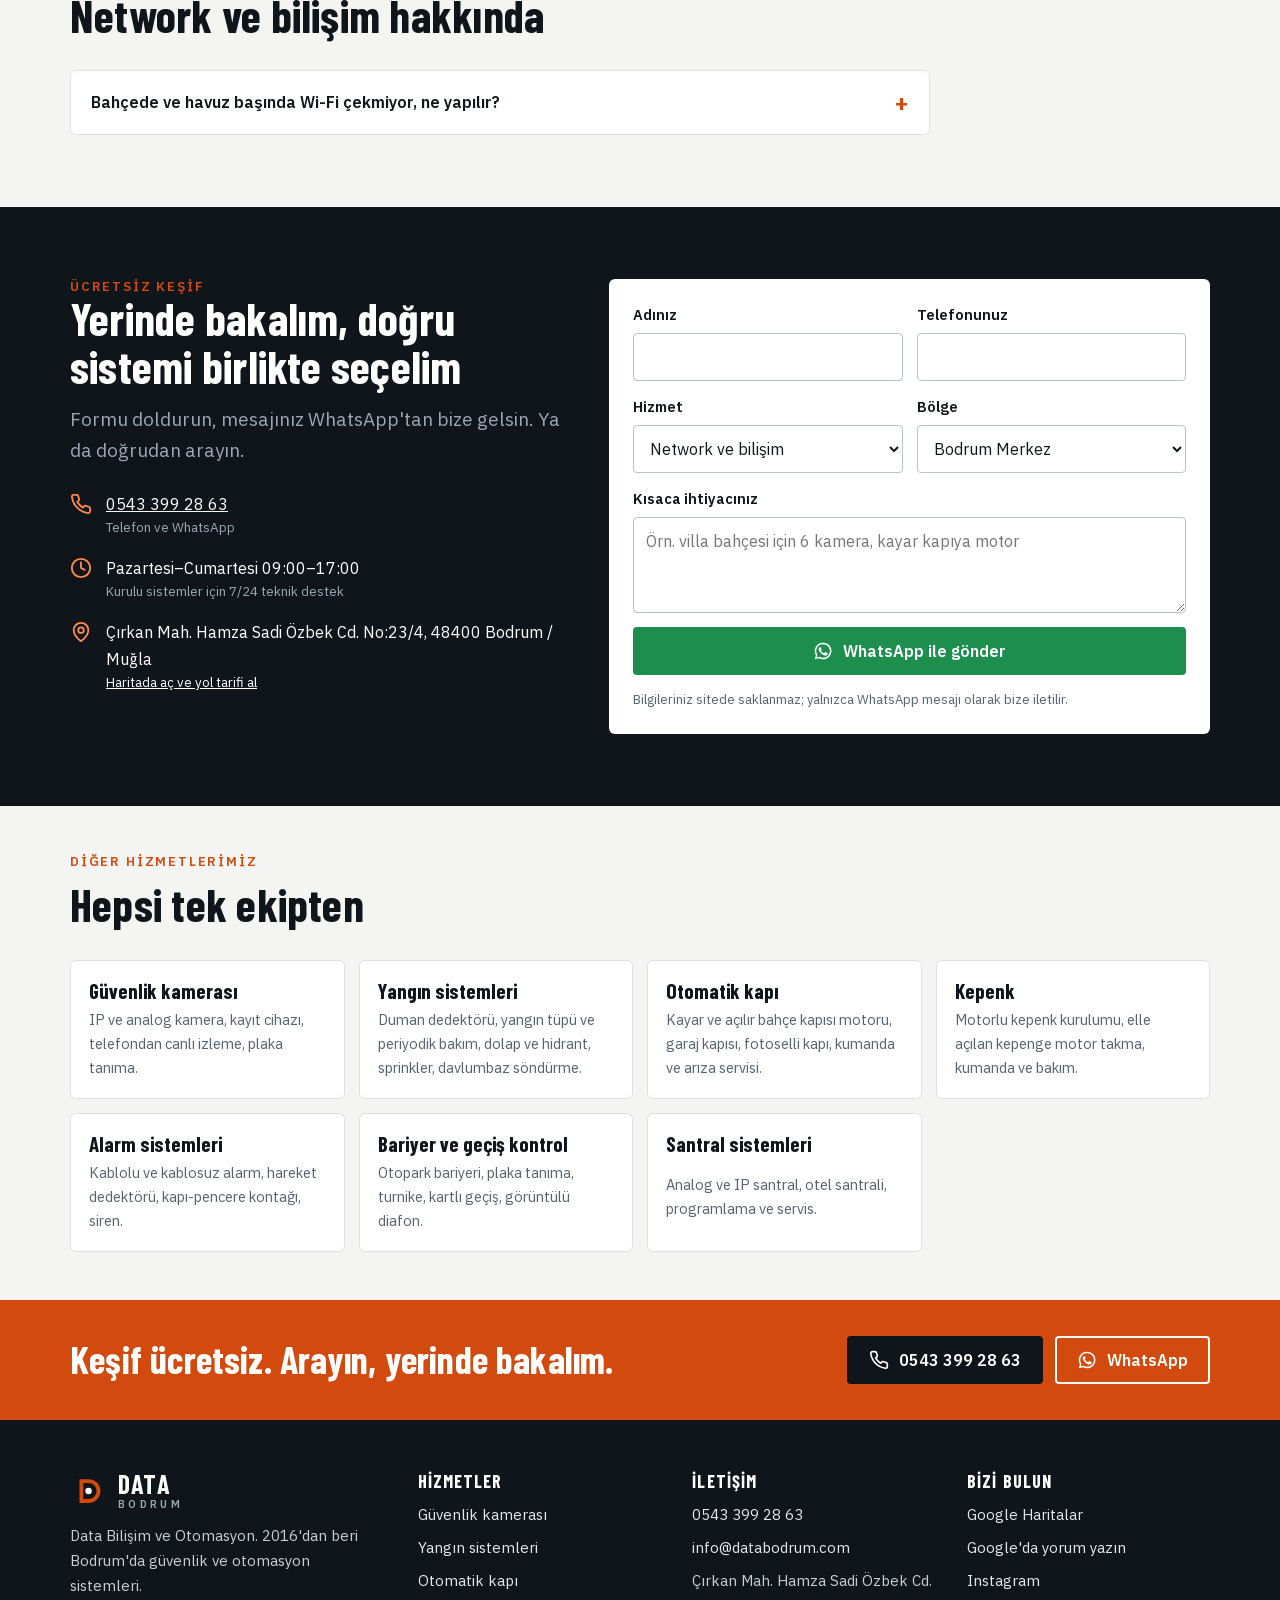
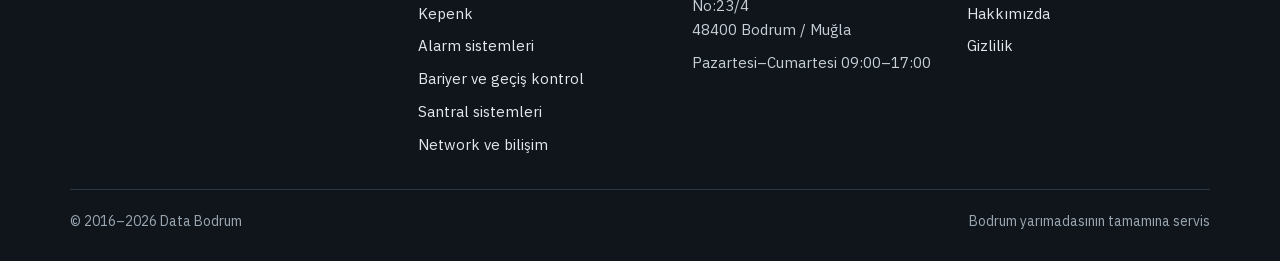
<file: bilgisayar-bilisim-sistemleri/index.html>
<!doctype html><html lang="tr"><head><meta charset="utf-8"><title>Yönlendiriliyor</title>
<link rel="canonical" href="https://databodrum.com/network-sistemleri/"><meta name="robots" content="noindex"><meta http-equiv="refresh" content="0; url=../network-sistemleri/">
</head><body><p><a href="../network-sistemleri/">https://databodrum.com/network-sistemleri/</a></p></body></html>
</file>
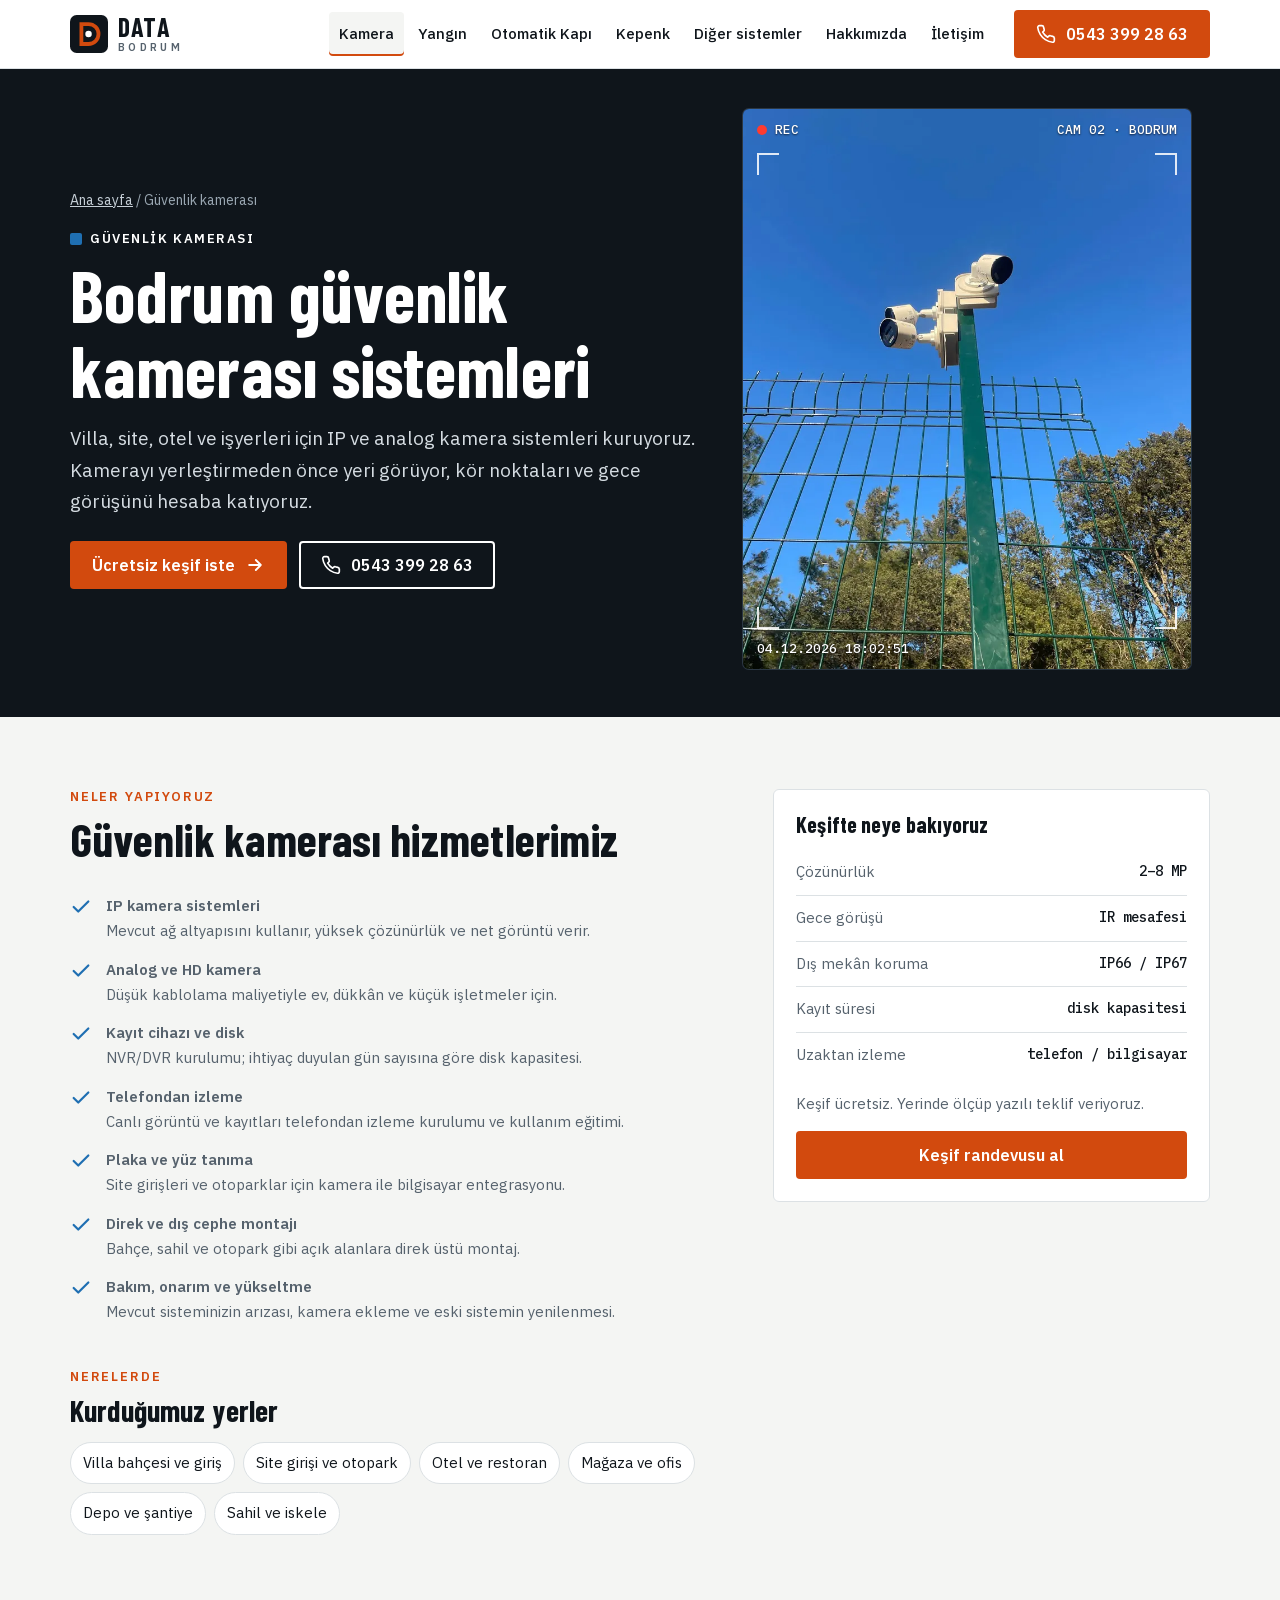
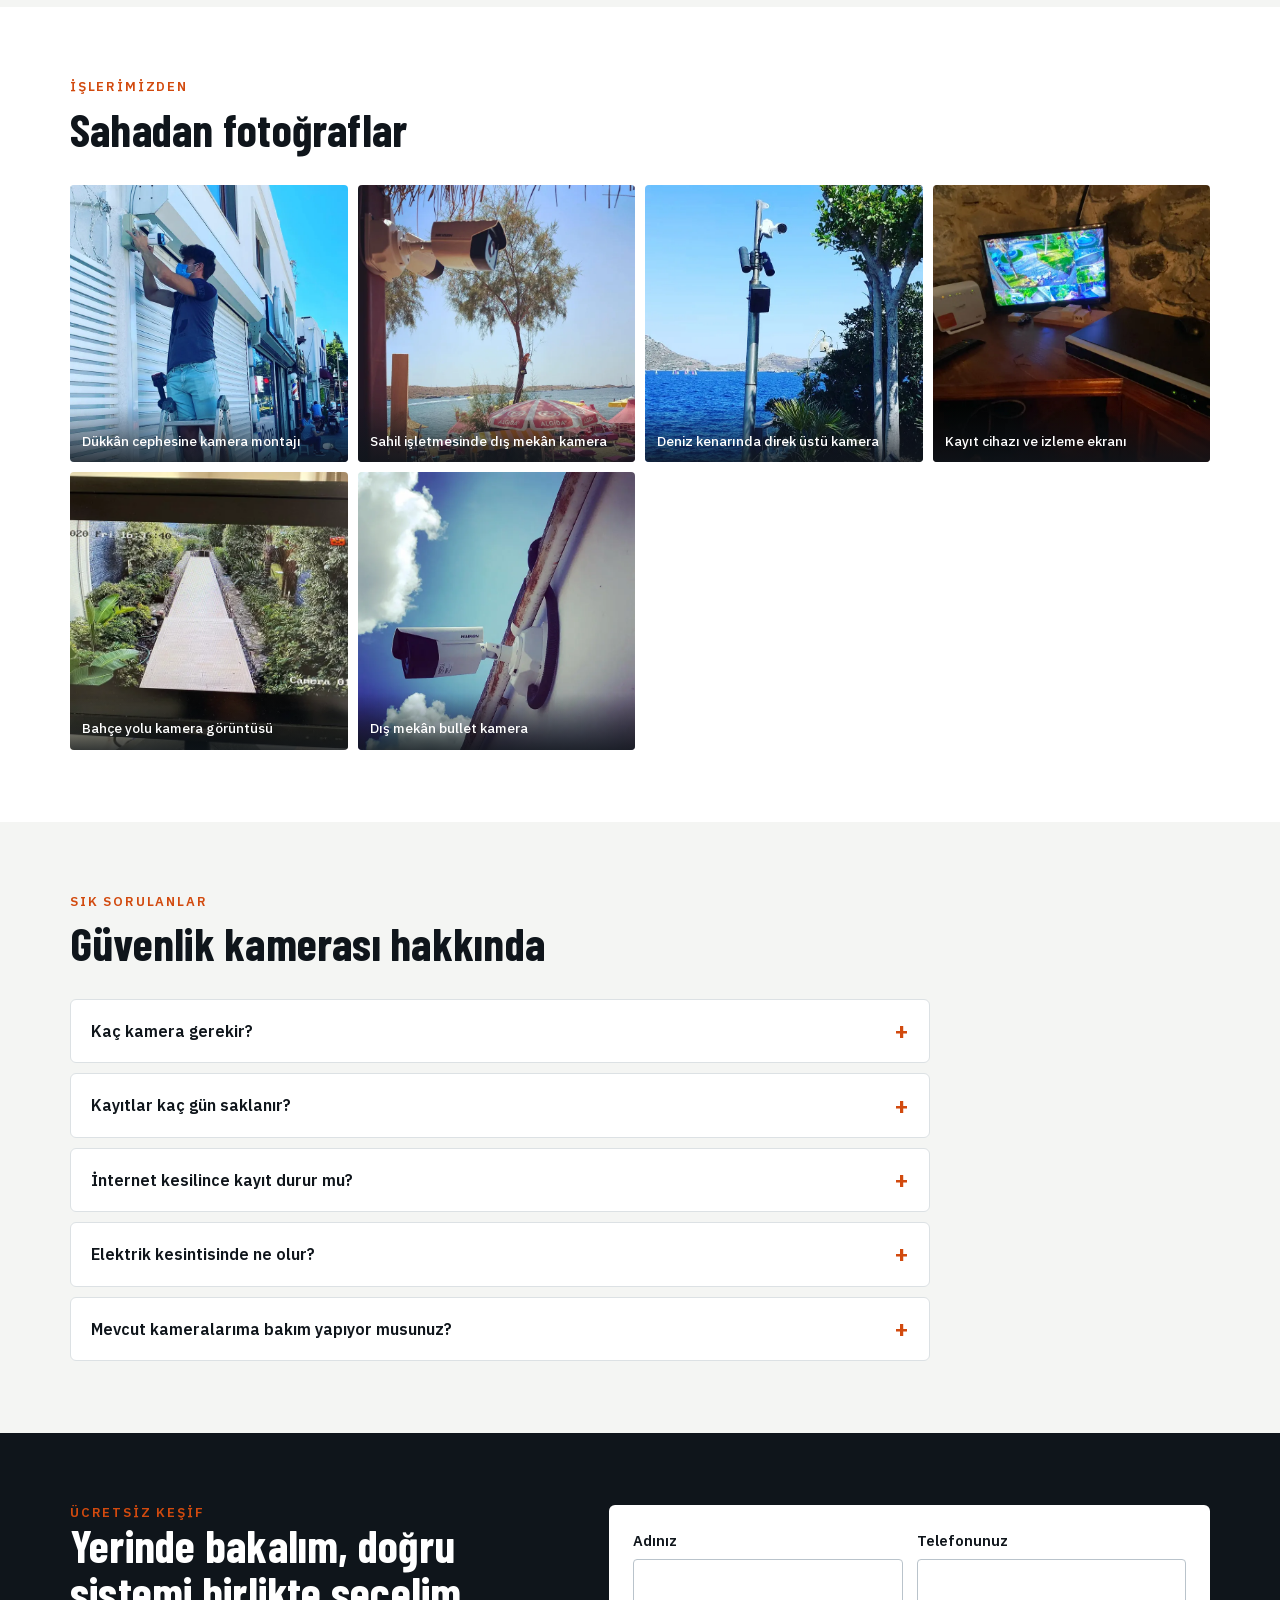
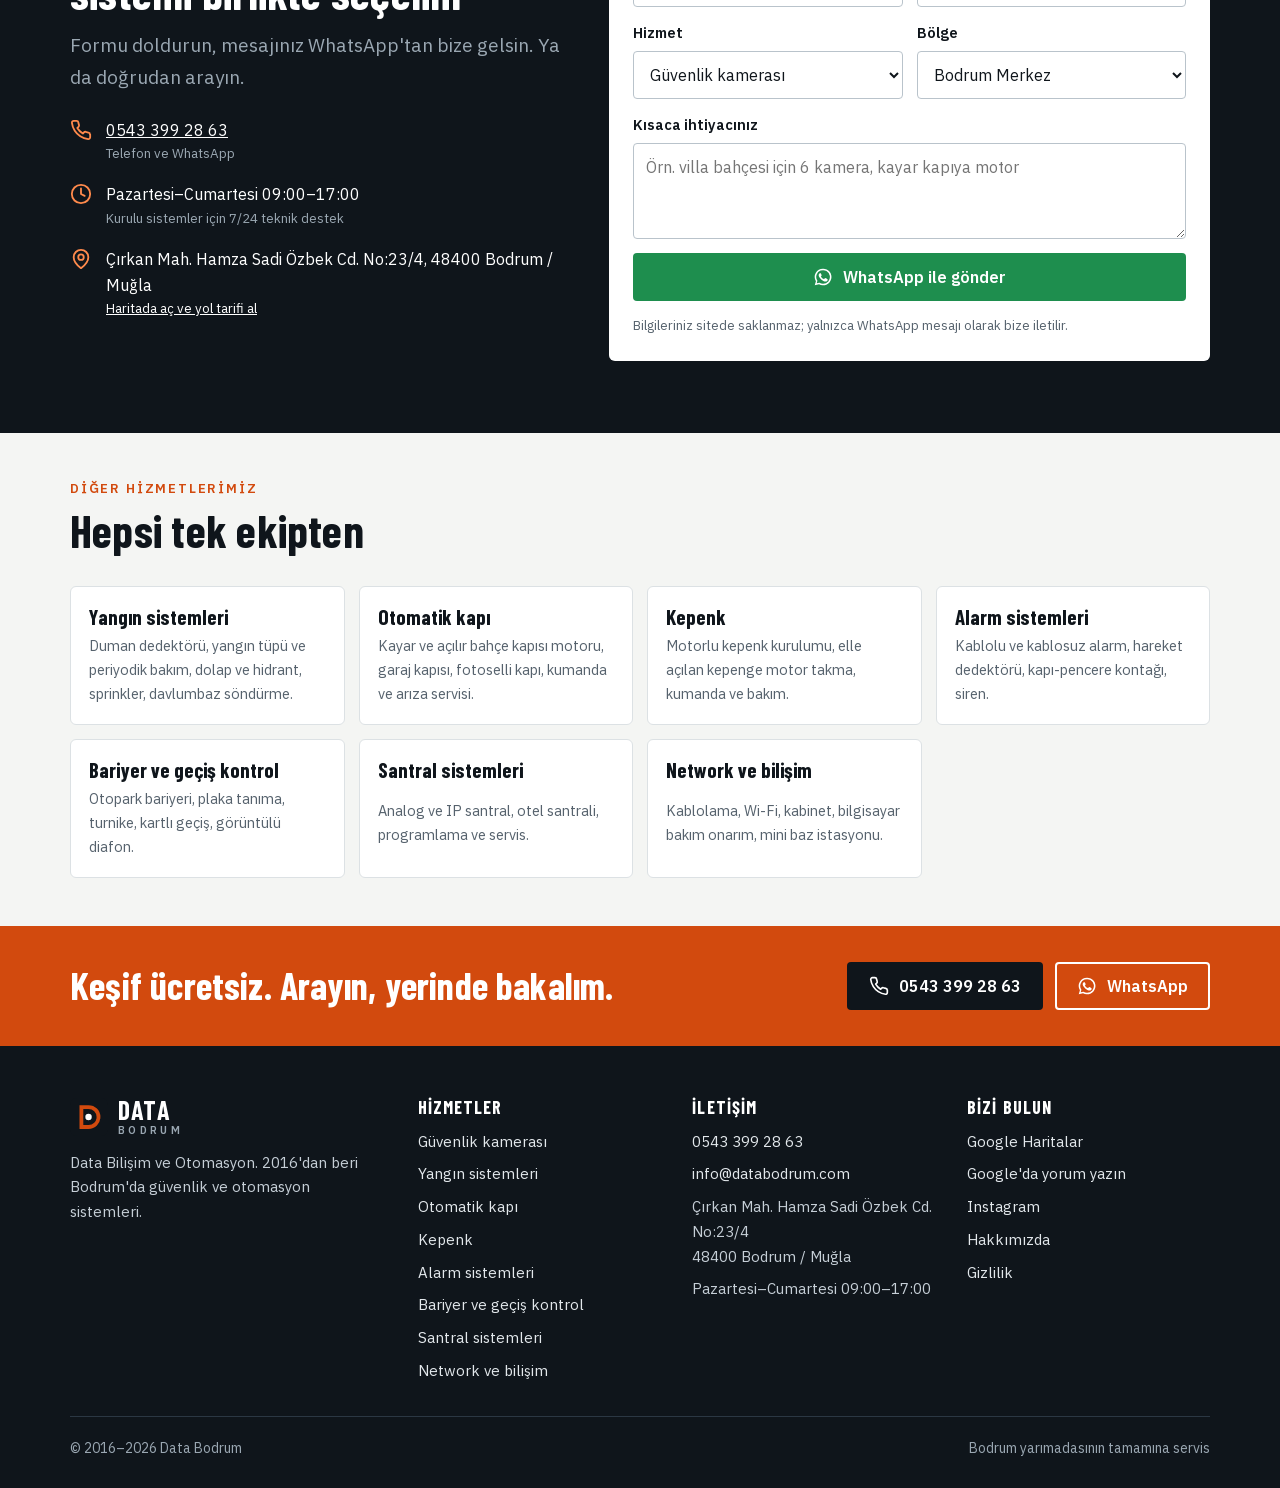
<file: bodrum-guvenlik-kamera-sistemleri/index.html>
<!doctype html>
<html lang="tr">
<head>
<meta charset="utf-8">
<meta name="viewport" content="width=device-width, initial-scale=1, viewport-fit=cover">
<title>Bodrum Güvenlik Kamerası Sistemleri | IP Kamera Kurulumu – Data Bodrum</title>
<meta name="description" content="Bodrum&#x27;da villa, site, otel ve işyerleri için IP ve analog güvenlik kamerası kurulumu, telefondan izleme, plaka tanıma ve bakım. Ücretsiz keşif: 0543 399 28 63">
<link rel="canonical" href="https://databodrum.com/bodrum-guvenlik-kamera-sistemleri/">
<meta name="theme-color" content="#0F151B">
<meta property="og:type" content="website">
<meta property="og:locale" content="tr_TR">
<meta property="og:site_name" content="Data Bodrum">
<meta property="og:title" content="Bodrum Güvenlik Kamerası Sistemleri | IP Kamera Kurulumu – Data Bodrum">
<meta property="og:description" content="Bodrum&#x27;da villa, site, otel ve işyerleri için IP ve analog güvenlik kamerası kurulumu, telefondan izleme, plaka tanıma ve bakım. Ücretsiz keşif: 0543 399 28 63">
<meta property="og:url" content="https://databodrum.com/bodrum-guvenlik-kamera-sistemleri/">
<meta property="og:image" content="https://databodrum.com/assets/og.jpg">
<meta name="twitter:card" content="summary_large_image">
<link rel="icon" href="../assets/favicon.svg" type="image/svg+xml">
<link rel="apple-touch-icon" href="../assets/apple-touch-icon.png">
<link rel="preload" href="../assets/fonts/barlow-condensed-700-latin.woff2" as="font" type="font/woff2" crossorigin>
<link rel="preload" href="../assets/fonts/ibm-plex-sans-400-latin.woff2" as="font" type="font/woff2" crossorigin>
<link rel="stylesheet" href="../assets/styles.css">
<script type="application/ld+json">{"@context": "https://schema.org", "@type": "LocalBusiness", "@id": "https://databodrum.com/#isletme", "name": "Data Bodrum", "alternateName": "Data Bilişim ve Otomasyon", "url": "https://databodrum.com/", "telephone": "+90 543 399 28 63", "email": "info@databodrum.com", "foundingDate": "2016", "image": "https://databodrum.com/assets/og.jpg", "logo": "https://databodrum.com/assets/apple-touch-icon.png", "description": "Bodrum'da güvenlik kamerası, yangın algılama ve söndürme, otomatik kapı, bariyer ve motorlu kepenk sistemleri kurulumu, bakımı ve 7/24 teknik destek.", "address": {"@type": "PostalAddress", "streetAddress": "Çırkan Mah. Hamza Sadi Özbek Cd. No:23/4", "addressLocality": "Bodrum", "addressRegion": "Muğla", "postalCode": "48400", "addressCountry": "TR"}, "geo": {"@type": "GeoCoordinates", "latitude": 37.0552033, "longitude": 27.3990376}, "hasMap": "https://www.google.com/maps?cid=14666570202706644658", "openingHoursSpecification": [{"@type": "OpeningHoursSpecification", "dayOfWeek": ["Monday", "Tuesday", "Wednesday", "Thursday", "Friday", "Saturday"], "opens": "09:00", "closes": "17:00"}], "areaServed": [{"@type": "Place", "name": "Bodrum Merkez, Bodrum"}, {"@type": "Place", "name": "Konacık, Bodrum"}, {"@type": "Place", "name": "Gümbet, Bodrum"}, {"@type": "Place", "name": "Bitez, Bodrum"}, {"@type": "Place", "name": "Ortakent, Bodrum"}, {"@type": "Place", "name": "Yahşi, Bodrum"}, {"@type": "Place", "name": "Turgutreis, Bodrum"}, {"@type": "Place", "name": "Akyarlar, Bodrum"}, {"@type": "Place", "name": "Gümüşlük, Bodrum"}, {"@type": "Place", "name": "Yalıkavak, Bodrum"}, {"@type": "Place", "name": "Gündoğan, Bodrum"}, {"@type": "Place", "name": "Göltürkbükü, Bodrum"}, {"@type": "Place", "name": "Torba, Bodrum"}], "sameAs": ["https://www.instagram.com/databodrum/"], "hasOfferCatalog": {"@type": "OfferCatalog", "name": "Hizmetler", "itemListElement": [{"@type": "Offer", "itemOffered": {"@type": "Service", "name": "Güvenlik kamerası", "url": "https://databodrum.com/bodrum-guvenlik-kamera-sistemleri/"}}, {"@type": "Offer", "itemOffered": {"@type": "Service", "name": "Yangın sistemleri", "url": "https://databodrum.com/yangin-sistemleri/"}}, {"@type": "Offer", "itemOffered": {"@type": "Service", "name": "Otomatik kapı", "url": "https://databodrum.com/otomatik-kapi/"}}, {"@type": "Offer", "itemOffered": {"@type": "Service", "name": "Kepenk", "url": "https://databodrum.com/kepenk/"}}, {"@type": "Offer", "itemOffered": {"@type": "Service", "name": "Alarm sistemleri", "url": "https://databodrum.com/alarm-sistemleri/"}}, {"@type": "Offer", "itemOffered": {"@type": "Service", "name": "Bariyer ve geçiş kontrol", "url": "https://databodrum.com/bariyer-gecis-kontrol/"}}, {"@type": "Offer", "itemOffered": {"@type": "Service", "name": "Santral sistemleri", "url": "https://databodrum.com/santral-sistemleri/"}}, {"@type": "Offer", "itemOffered": {"@type": "Service", "name": "Network ve bilişim", "url": "https://databodrum.com/network-sistemleri/"}}]}}</script>
<script type="application/ld+json">{"@context": "https://schema.org", "@type": "Service", "name": "Bodrum güvenlik kamerası sistemleri", "serviceType": "Güvenlik kamerası", "url": "https://databodrum.com/bodrum-guvenlik-kamera-sistemleri/", "description": "Bodrum'da villa, site, otel ve işyerleri için IP ve analog güvenlik kamerası kurulumu, telefondan izleme, plaka tanıma ve bakım. Ücretsiz keşif: 0543 399 28 63", "provider": {"@id": "https://databodrum.com/#isletme"}, "areaServed": [{"@type": "Place", "name": "Bodrum Merkez, Bodrum"}, {"@type": "Place", "name": "Konacık, Bodrum"}, {"@type": "Place", "name": "Gümbet, Bodrum"}, {"@type": "Place", "name": "Bitez, Bodrum"}, {"@type": "Place", "name": "Ortakent, Bodrum"}, {"@type": "Place", "name": "Yahşi, Bodrum"}, {"@type": "Place", "name": "Turgutreis, Bodrum"}, {"@type": "Place", "name": "Akyarlar, Bodrum"}, {"@type": "Place", "name": "Gümüşlük, Bodrum"}, {"@type": "Place", "name": "Yalıkavak, Bodrum"}, {"@type": "Place", "name": "Gündoğan, Bodrum"}, {"@type": "Place", "name": "Göltürkbükü, Bodrum"}, {"@type": "Place", "name": "Torba, Bodrum"}]}</script>
<script type="application/ld+json">{"@context": "https://schema.org", "@type": "FAQPage", "mainEntity": [{"@type": "Question", "name": "Kaç kamera gerekir?", "acceptedAnswer": {"@type": "Answer", "text": "Keşifte giriş, otopark, bahçe ve kör noktaları birlikte gezip kamera sayısını ve yerini belirliyoruz."}}, {"@type": "Question", "name": "Kayıtlar kaç gün saklanır?", "acceptedAnswer": {"@type": "Answer", "text": "Kamera sayısına, çözünürlüğe ve kayıt cihazındaki diskin kapasitesine bağlıdır. İstediğiniz gün sayısına göre disk boyutunu hesaplıyoruz."}}, {"@type": "Question", "name": "İnternet kesilince kayıt durur mu?", "acceptedAnswer": {"@type": "Answer", "text": "Hayır. Kayıt cihazı yerel olarak kaydetmeye devam eder; yalnızca telefondan uzaktan izleme bağlantı gelene kadar kesilir."}}, {"@type": "Question", "name": "Elektrik kesintisinde ne olur?", "acceptedAnswer": {"@type": "Answer", "text": "Kesintisiz güç kaynağı (UPS) eklenirse kameralar ve kayıt cihazı kesinti süresince çalışmaya devam eder."}}, {"@type": "Question", "name": "Mevcut kameralarıma bakım yapıyor musunuz?", "acceptedAnswer": {"@type": "Answer", "text": "Evet. Başka firmanın kurduğu sistemlerde de arıza tespiti, onarım, kamera ekleme ve yenileme yapıyoruz."}}]}</script>
<script type="application/ld+json">{"@context": "https://schema.org", "@type": "BreadcrumbList", "itemListElement": [{"@type": "ListItem", "position": 1, "name": "Ana sayfa", "item": "https://databodrum.com/"}, {"@type": "ListItem", "position": 2, "name": "Güvenlik kamerası", "item": "https://databodrum.com/bodrum-guvenlik-kamera-sistemleri/"}]}</script>
</head>
<body>
<a class="skip" href="#icerik">İçeriğe geç</a>
<header class="top"><div class="wrap">
<a class="logo" href="../" aria-label="Data Bodrum ana sayfa"><svg class="logo-mark" viewBox="0 0 40 40" aria-hidden="true"><rect width="40" height="40" rx="7" fill="#0F151B"/><path d="M12 9.5h7.5a10.5 10.5 0 0 1 0 21H12z" fill="none" stroke="#D24A0E" stroke-width="4"/><circle cx="19.5" cy="20" r="3.4" fill="#fff"/></svg><span class="logo-text"><b>DATA</b><span>BODRUM</span></span></a>
<nav class="nav" aria-label="Ana menü"><a href="../bodrum-guvenlik-kamera-sistemleri/" aria-current=page>Kamera</a><a href="../yangin-sistemleri/">Yangın</a><a href="../otomatik-kapi/">Otomatik Kapı</a><a href="../kepenk/">Kepenk</a><a href="../#diger">Diğer sistemler</a><a href="../hakkimizda/">Hakkımızda</a><a href="../iletisim/">İletişim</a></nav>
<a class="btn btn-primary top-call" href="tel:+905433992863"><svg viewBox="0 0 24 24" fill="none" stroke="currentColor" stroke-width="2" stroke-linecap="round" stroke-linejoin="round" aria-hidden="true"><path d="M22 16.9v3a2 2 0 0 1-2.2 2 19.8 19.8 0 0 1-8.6-3.1 19.5 19.5 0 0 1-6-6A19.8 19.8 0 0 1 2.1 4.2 2 2 0 0 1 4.1 2h3a2 2 0 0 1 2 1.7c.1.9.4 1.8.7 2.7a2 2 0 0 1-.5 2.1L8 9.8a16 16 0 0 0 6 6l1.3-1.3a2 2 0 0 1 2.1-.4c.9.3 1.8.6 2.7.7a2 2 0 0 1 1.7 2z"/></svg>0543 399 28 63</a>
<details class="menu"><summary aria-label="Menüyü aç"><svg viewBox="0 0 24 24" fill="none" stroke="currentColor" stroke-width="2" stroke-linecap="round" aria-hidden="true"><path d="M3 6h18M3 12h18M3 18h18"/></svg></summary><nav class="menu-panel" aria-label="Mobil menü"><a href="../bodrum-guvenlik-kamera-sistemleri/">Kamera</a><a href="../yangin-sistemleri/">Yangın</a><a href="../otomatik-kapi/">Otomatik Kapı</a><a href="../kepenk/">Kepenk</a><a href="../#diger">Diğer sistemler</a><a href="../hakkimizda/">Hakkımızda</a><a href="../iletisim/">İletişim</a><a href="tel:+905433992863">Ara: 0543 399 28 63</a></nav></details>
</div></header>
<main id="icerik">

<section class="page-hero"><div class="wrap">
<div>
<nav class="crumbs" aria-label="Konum"><a href="../">Ana sayfa</a> / Güvenlik kamerası</nav>
<p class="tagline" style="color:#fff"><i style="background:var(--cam)"></i>Güvenlik kamerası</p>
<h1>Bodrum güvenlik kamerası sistemleri</h1>
<p class="lead">Villa, site, otel ve işyerleri için IP ve analog kamera sistemleri kuruyoruz. Kamerayı yerleştirmeden önce yeri görüyor, kör noktaları ve gece görüşünü hesaba katıyoruz.</p>
<div class="btns"><a class="btn btn-primary" href="#teklif">Ücretsiz keşif iste<svg viewBox="0 0 24 24" fill="none" stroke="currentColor" stroke-width="2.2" stroke-linecap="round" stroke-linejoin="round" aria-hidden="true"><path d="M5 12h14M13 6l6 6-6 6"/></svg></a><a class="btn btn-line" href="tel:+905433992863"><svg viewBox="0 0 24 24" fill="none" stroke="currentColor" stroke-width="2" stroke-linecap="round" stroke-linejoin="round" aria-hidden="true"><path d="M22 16.9v3a2 2 0 0 1-2.2 2 19.8 19.8 0 0 1-8.6-3.1 19.5 19.5 0 0 1-6-6A19.8 19.8 0 0 1 2.1 4.2 2 2 0 0 1 4.1 2h3a2 2 0 0 1 2 1.7c.1.9.4 1.8.7 2.7a2 2 0 0 1-.5 2.1L8 9.8a16 16 0 0 0 6 6l1.3-1.3a2 2 0 0 1 2.1-.4c.9.3 1.8.6 2.7.7a2 2 0 0 1 1.7 2z"/></svg>0543 399 28 63</a></div>
</div>
<div class="cctv"><img src="../assets/img/kamera-direk-800.webp" srcset="../assets/img/kamera-direk-800.webp 800w, ../assets/img/kamera-direk-1400.webp 1400w" sizes="(max-width: 860px) 100vw, 45vw" width="800" height="1000" alt="Direk üzerine monte edilmiş iki dış mekân güvenlik kamerası" fetchpriority="high"><div class="cctv-hud" aria-hidden="true"><span class="rec"><i></i>REC</span><span class="cam">CAM 02 · BODRUM</span><span class="corner c1"></span><span class="corner c2"></span><span class="corner c3"></span><span class="corner c4"></span><span class="ts" data-clock>--.--.---- --:--:--</span></div></div>
</div></section>

<section class="sec" aria-labelledby="neler-h"><div class="wrap split k-cam">
<div><div class="sec-head"><p class="eyebrow">Neler yapıyoruz</p><h2 id="neler-h">Güvenlik kamerası hizmetlerimiz</h2></div>
<ul class="checks"><li><svg viewBox="0 0 24 24" fill="none" stroke="currentColor" stroke-width="2.4" stroke-linecap="round" stroke-linejoin="round" aria-hidden="true"><path d="M20 6 9 17l-5-5"/></svg><span><b>IP kamera sistemleri</b><span>Mevcut ağ altyapısını kullanır, yüksek çözünürlük ve net görüntü verir.</span></span></li><li><svg viewBox="0 0 24 24" fill="none" stroke="currentColor" stroke-width="2.4" stroke-linecap="round" stroke-linejoin="round" aria-hidden="true"><path d="M20 6 9 17l-5-5"/></svg><span><b>Analog ve HD kamera</b><span>Düşük kablolama maliyetiyle ev, dükkân ve küçük işletmeler için.</span></span></li><li><svg viewBox="0 0 24 24" fill="none" stroke="currentColor" stroke-width="2.4" stroke-linecap="round" stroke-linejoin="round" aria-hidden="true"><path d="M20 6 9 17l-5-5"/></svg><span><b>Kayıt cihazı ve disk</b><span>NVR/DVR kurulumu; ihtiyaç duyulan gün sayısına göre disk kapasitesi.</span></span></li><li><svg viewBox="0 0 24 24" fill="none" stroke="currentColor" stroke-width="2.4" stroke-linecap="round" stroke-linejoin="round" aria-hidden="true"><path d="M20 6 9 17l-5-5"/></svg><span><b>Telefondan izleme</b><span>Canlı görüntü ve kayıtları telefondan izleme kurulumu ve kullanım eğitimi.</span></span></li><li><svg viewBox="0 0 24 24" fill="none" stroke="currentColor" stroke-width="2.4" stroke-linecap="round" stroke-linejoin="round" aria-hidden="true"><path d="M20 6 9 17l-5-5"/></svg><span><b>Plaka ve yüz tanıma</b><span>Site girişleri ve otoparklar için kamera ile bilgisayar entegrasyonu.</span></span></li><li><svg viewBox="0 0 24 24" fill="none" stroke="currentColor" stroke-width="2.4" stroke-linecap="round" stroke-linejoin="round" aria-hidden="true"><path d="M20 6 9 17l-5-5"/></svg><span><b>Direk ve dış cephe montajı</b><span>Bahçe, sahil ve otopark gibi açık alanlara direk üstü montaj.</span></span></li><li><svg viewBox="0 0 24 24" fill="none" stroke="currentColor" stroke-width="2.4" stroke-linecap="round" stroke-linejoin="round" aria-hidden="true"><path d="M20 6 9 17l-5-5"/></svg><span><b>Bakım, onarım ve yükseltme</b><span>Mevcut sisteminizin arızası, kamera ekleme ve eski sistemin yenilenmesi.</span></span></li></ul>
<div class="sec-head" style="margin:44px 0 16px"><p class="eyebrow">Nerelerde</p><h2 style="font-size:30px">Kurduğumuz yerler</h2></div>
<ul class="areas"><li>Villa bahçesi ve giriş</li><li>Site girişi ve otopark</li><li>Otel ve restoran</li><li>Mağaza ve ofis</li><li>Depo ve şantiye</li><li>Sahil ve iskele</li></ul>
</div>
<aside class="aside"><h3>Keşifte neye bakıyoruz</h3><dl class="spec"><div><dt>Çözünürlük</dt><dd>2–8 MP</dd></div><div><dt>Gece görüşü</dt><dd>IR mesafesi</dd></div><div><dt>Dış mekân koruma</dt><dd>IP66 / IP67</dd></div><div><dt>Kayıt süresi</dt><dd>disk kapasitesi</dd></div><div><dt>Uzaktan izleme</dt><dd>telefon / bilgisayar</dd></div></dl>
<p class="muted" style="font-size:15px">Keşif ücretsiz. Yerinde ölçüp yazılı teklif veriyoruz.</p>
<a class="btn btn-primary" href="#teklif">Keşif randevusu al</a></aside>
</div></section>
<section class="sec sec-white" aria-labelledby="g-h"><div class="wrap"><div class="sec-head"><p class="eyebrow">İşlerimizden</p><h2 id="g-h">Sahadan fotoğraflar</h2></div><div class="gallery"><figure><img src="../assets/img/kamera-montaj-dukkan-800.webp" srcset="../assets/img/kamera-montaj-dukkan-800.webp 800w, ../assets/img/kamera-montaj-dukkan-1400.webp 1400w" sizes="(max-width:860px) 50vw, 25vw" width="800" height="800" alt="Dükkân cephesine kamera montajı" loading="lazy" decoding="async"><figcaption>Dükkân cephesine kamera montajı</figcaption></figure><figure><img src="../assets/img/kamera-sahil-800.webp" srcset="../assets/img/kamera-sahil-800.webp 800w, ../assets/img/kamera-sahil-1400.webp 1400w" sizes="(max-width:860px) 50vw, 25vw" width="800" height="800" alt="Sahil işletmesinde dış mekân kamera" loading="lazy" decoding="async"><figcaption>Sahil işletmesinde dış mekân kamera</figcaption></figure><figure><img src="../assets/img/kamera-direk-deniz-800.webp" srcset="../assets/img/kamera-direk-deniz-800.webp 757w" sizes="(max-width:860px) 50vw, 25vw" width="757" height="757" alt="Deniz kenarında direk üstü kamera" loading="lazy" decoding="async"><figcaption>Deniz kenarında direk üstü kamera</figcaption></figure><figure><img src="../assets/img/kamera-kayit-cihazi-800.webp" srcset="../assets/img/kamera-kayit-cihazi-800.webp 800w, ../assets/img/kamera-kayit-cihazi-1400.webp 1400w" sizes="(max-width:860px) 50vw, 25vw" width="800" height="800" alt="Kayıt cihazı ve izleme ekranı" loading="lazy" decoding="async"><figcaption>Kayıt cihazı ve izleme ekranı</figcaption></figure><figure><img src="../assets/img/kamera-izleme-800.webp" srcset="../assets/img/kamera-izleme-800.webp 800w, ../assets/img/kamera-izleme-1400.webp 1400w" sizes="(max-width:860px) 50vw, 25vw" width="800" height="600" alt="Bahçe yolu kamera görüntüsü" loading="lazy" decoding="async"><figcaption>Bahçe yolu kamera görüntüsü</figcaption></figure><figure><img src="../assets/img/kamera-yakin-800.webp" srcset="../assets/img/kamera-yakin-800.webp 800w, ../assets/img/kamera-yakin-1400.webp 1400w" sizes="(max-width:860px) 50vw, 25vw" width="800" height="800" alt="Dış mekân bullet kamera" loading="lazy" decoding="async"><figcaption>Dış mekân bullet kamera</figcaption></figure></div></div></section>
<section class="sec" aria-labelledby="sss-h"><div class="wrap">
<div class="sec-head"><p class="eyebrow">Sık sorulanlar</p><h2 id="sss-h">Güvenlik kamerası hakkında</h2></div>
<div class="faq"><details><summary>Kaç kamera gerekir?</summary><p>Keşifte giriş, otopark, bahçe ve kör noktaları birlikte gezip kamera sayısını ve yerini belirliyoruz.</p></details><details><summary>Kayıtlar kaç gün saklanır?</summary><p>Kamera sayısına, çözünürlüğe ve kayıt cihazındaki diskin kapasitesine bağlıdır. İstediğiniz gün sayısına göre disk boyutunu hesaplıyoruz.</p></details><details><summary>İnternet kesilince kayıt durur mu?</summary><p>Hayır. Kayıt cihazı yerel olarak kaydetmeye devam eder; yalnızca telefondan uzaktan izleme bağlantı gelene kadar kesilir.</p></details><details><summary>Elektrik kesintisinde ne olur?</summary><p>Kesintisiz güç kaynağı (UPS) eklenirse kameralar ve kayıt cihazı kesinti süresince çalışmaya devam eder.</p></details><details><summary>Mevcut kameralarıma bakım yapıyor musunuz?</summary><p>Evet. Başka firmanın kurduğu sistemlerde de arıza tespiti, onarım, kamera ekleme ve yenileme yapıyoruz.</p></details></div>
</div></section>
<section class="sec sec-dark" id="teklif" aria-labelledby="teklif-h"><div class="wrap quote">
<div>
<p class="eyebrow">Ücretsiz keşif</p>
<h2 id="teklif-h">Yerinde bakalım, doğru sistemi birlikte seçelim</h2>
<p class="lead muted" style="margin-top:14px">Formu doldurun, mesajınız WhatsApp'tan bize gelsin. Ya da doğrudan arayın.</p>
<ul class="contact-list">
<li><svg viewBox="0 0 24 24" fill="none" stroke="currentColor" stroke-width="2" stroke-linecap="round" stroke-linejoin="round" aria-hidden="true"><path d="M22 16.9v3a2 2 0 0 1-2.2 2 19.8 19.8 0 0 1-8.6-3.1 19.5 19.5 0 0 1-6-6A19.8 19.8 0 0 1 2.1 4.2 2 2 0 0 1 4.1 2h3a2 2 0 0 1 2 1.7c.1.9.4 1.8.7 2.7a2 2 0 0 1-.5 2.1L8 9.8a16 16 0 0 0 6 6l1.3-1.3a2 2 0 0 1 2.1-.4c.9.3 1.8.6 2.7.7a2 2 0 0 1 1.7 2z"/></svg><span><a href="tel:+905433992863">0543 399 28 63</a><small>Telefon ve WhatsApp</small></span></li>
<li><svg viewBox="0 0 24 24" fill="none" stroke="currentColor" stroke-width="2" stroke-linecap="round" stroke-linejoin="round" aria-hidden="true"><circle cx="12" cy="12" r="10"/><path d="M12 6v6l4 2"/></svg><span>Pazartesi–Cumartesi 09:00–17:00<small>Kurulu sistemler için 7/24 teknik destek</small></span></li>
<li><svg viewBox="0 0 24 24" fill="none" stroke="currentColor" stroke-width="2" stroke-linecap="round" stroke-linejoin="round" aria-hidden="true"><path d="M20 10c0 6-8 12-8 12S4 16 4 10a8 8 0 0 1 16 0z"/><circle cx="12" cy="10" r="3"/></svg><span>Çırkan Mah. Hamza Sadi Özbek Cd. No:23/4, 48400 Bodrum / Muğla<small><a href="https://www.google.com/maps?cid=14666570202706644658" rel="noopener">Haritada aç ve yol tarifi al</a></small></span></li>
</ul>
</div>
<form class="qf" id="qf" novalidate>
<div class="row">
<label for="qf-ad">Adınız<input id="qf-ad" name="ad" autocomplete="name" required></label>
<label for="qf-tel">Telefonunuz<input id="qf-tel" name="tel" type="tel" autocomplete="tel" inputmode="tel" required></label>
</div>
<div class="row">
<label for="qf-hizmet">Hizmet<select id="qf-hizmet" name="hizmet"><option selected>Güvenlik kamerası</option><option>Yangın sistemleri</option><option>Otomatik kapı</option><option>Kepenk</option><option>Alarm sistemleri</option><option>Bariyer ve geçiş kontrol</option><option>Santral sistemleri</option><option>Network ve bilişim</option></select></label>
<label for="qf-bolge">Bölge<select id="qf-bolge" name="bolge"><option>Bodrum Merkez</option><option>Konacık</option><option>Gümbet</option><option>Bitez</option><option>Ortakent</option><option>Yahşi</option><option>Turgutreis</option><option>Akyarlar</option><option>Gümüşlük</option><option>Yalıkavak</option><option>Gündoğan</option><option>Göltürkbükü</option><option>Torba</option><option>Diğer</option></select></label>
</div>
<label for="qf-not">Kısaca ihtiyacınız<textarea id="qf-not" name="not" placeholder="Örn. villa bahçesi için 6 kamera, kayar kapıya motor"></textarea></label>
<p class="err" id="qf-err" role="alert" hidden>Lütfen adınızı ve telefonunuzu yazın.</p>
<button class="btn btn-wa" type="submit"><svg viewBox="0 0 24 24" fill="currentColor" aria-hidden="true"><path d="M12 2a9.9 9.9 0 0 0-8.5 15l-1.4 5 5.1-1.3A10 10 0 1 0 12 2zm0 18.2a8.2 8.2 0 0 1-4.2-1.2l-.3-.2-3 .8.8-3-.2-.3A8.2 8.2 0 1 1 12 20.2zm4.5-6.1c-.2-.1-1.5-.7-1.7-.8s-.4-.1-.6.1-.7.8-.8 1-.3.2-.5.1a6.7 6.7 0 0 1-3.3-2.9c-.3-.4.3-.4.7-1.4.1-.2 0-.3 0-.5l-.8-1.8c-.2-.5-.4-.4-.6-.4h-.5a1 1 0 0 0-.7.3 3 3 0 0 0-.9 2.2 5.2 5.2 0 0 0 1.1 2.7 11.8 11.8 0 0 0 4.5 4c1.7.7 2.3.8 3.2.6a2.7 2.7 0 0 0 1.8-1.2 2.2 2.2 0 0 0 .1-1.3c0-.1-.2-.2-.5-.3z"/></svg>WhatsApp ile gönder</button>
<p class="hint">Bilgileriniz sitede saklanmaz; yalnızca WhatsApp mesajı olarak bize iletilir.</p>
</form>
</div></section>

<section class="sec sec-tight" aria-labelledby="diger-h"><div class="wrap">
<div class="sec-head"><p class="eyebrow">Diğer hizmetlerimiz</p><h2 id="diger-h">Hepsi tek ekipten</h2></div>
<div class="minis"><a class="mini" href="../yangin-sistemleri/"><b>Yangın sistemleri</b><span>Duman dedektörü, yangın tüpü ve periyodik bakım, dolap ve hidrant, sprinkler, davlumbaz söndürme.</span></a><a class="mini" href="../otomatik-kapi/"><b>Otomatik kapı</b><span>Kayar ve açılır bahçe kapısı motoru, garaj kapısı, fotoselli kapı, kumanda ve arıza servisi.</span></a><a class="mini" href="../kepenk/"><b>Kepenk</b><span>Motorlu kepenk kurulumu, elle açılan kepenge motor takma, kumanda ve bakım.</span></a><a class="mini" href="../alarm-sistemleri/"><b>Alarm sistemleri</b><span>Kablolu ve kablosuz alarm, hareket dedektörü, kapı-pencere kontağı, siren.</span></a><a class="mini" href="../bariyer-gecis-kontrol/"><b>Bariyer ve geçiş kontrol</b><span>Otopark bariyeri, plaka tanıma, turnike, kartlı geçiş, görüntülü diafon.</span></a><a class="mini" href="../santral-sistemleri/"><b>Santral sistemleri</b><span>Analog ve IP santral, otel santrali, programlama ve servis.</span></a><a class="mini" href="../network-sistemleri/"><b>Network ve bilişim</b><span>Kablolama, Wi-Fi, kabinet, bilgisayar bakım onarım, mini baz istasyonu.</span></a></div></div></section>
</main>
<section class="cta"><div class="wrap"><h2>Keşif ücretsiz. Arayın, yerinde bakalım.</h2>
<div class="btns"><a class="btn btn-primary" href="tel:+905433992863"><svg viewBox="0 0 24 24" fill="none" stroke="currentColor" stroke-width="2" stroke-linecap="round" stroke-linejoin="round" aria-hidden="true"><path d="M22 16.9v3a2 2 0 0 1-2.2 2 19.8 19.8 0 0 1-8.6-3.1 19.5 19.5 0 0 1-6-6A19.8 19.8 0 0 1 2.1 4.2 2 2 0 0 1 4.1 2h3a2 2 0 0 1 2 1.7c.1.9.4 1.8.7 2.7a2 2 0 0 1-.5 2.1L8 9.8a16 16 0 0 0 6 6l1.3-1.3a2 2 0 0 1 2.1-.4c.9.3 1.8.6 2.7.7a2 2 0 0 1 1.7 2z"/></svg>0543 399 28 63</a><a class="btn btn-line" href="https://wa.me/905433992863" rel="noopener"><svg viewBox="0 0 24 24" fill="currentColor" aria-hidden="true"><path d="M12 2a9.9 9.9 0 0 0-8.5 15l-1.4 5 5.1-1.3A10 10 0 1 0 12 2zm0 18.2a8.2 8.2 0 0 1-4.2-1.2l-.3-.2-3 .8.8-3-.2-.3A8.2 8.2 0 1 1 12 20.2zm4.5-6.1c-.2-.1-1.5-.7-1.7-.8s-.4-.1-.6.1-.7.8-.8 1-.3.2-.5.1a6.7 6.7 0 0 1-3.3-2.9c-.3-.4.3-.4.7-1.4.1-.2 0-.3 0-.5l-.8-1.8c-.2-.5-.4-.4-.6-.4h-.5a1 1 0 0 0-.7.3 3 3 0 0 0-.9 2.2 5.2 5.2 0 0 0 1.1 2.7 11.8 11.8 0 0 0 4.5 4c1.7.7 2.3.8 3.2.6a2.7 2.7 0 0 0 1.8-1.2 2.2 2.2 0 0 0 .1-1.3c0-.1-.2-.2-.5-.3z"/></svg>WhatsApp</a></div></div></section>
<footer class="foot"><div class="wrap">
<div><a class="logo" href="../"><svg class="logo-mark" viewBox="0 0 40 40" aria-hidden="true"><rect width="40" height="40" rx="7" fill="#0F151B"/><path d="M12 9.5h7.5a10.5 10.5 0 0 1 0 21H12z" fill="none" stroke="#D24A0E" stroke-width="4"/><circle cx="19.5" cy="20" r="3.4" fill="#fff"/></svg><span class="logo-text"><b>DATA</b><span>BODRUM</span></span></a>
<p>Data Bilişim ve Otomasyon. 2016'dan beri Bodrum'da güvenlik ve otomasyon sistemleri.</p></div>
<div><h3>Hizmetler</h3><ul><li><a href="../bodrum-guvenlik-kamera-sistemleri/">Güvenlik kamerası</a></li><li><a href="../yangin-sistemleri/">Yangın sistemleri</a></li><li><a href="../otomatik-kapi/">Otomatik kapı</a></li><li><a href="../kepenk/">Kepenk</a></li><li><a href="../alarm-sistemleri/">Alarm sistemleri</a></li><li><a href="../bariyer-gecis-kontrol/">Bariyer ve geçiş kontrol</a></li><li><a href="../santral-sistemleri/">Santral sistemleri</a></li><li><a href="../network-sistemleri/">Network ve bilişim</a></li></ul></div>
<div><h3>İletişim</h3><ul><li><a href="tel:+905433992863">0543 399 28 63</a></li><li><a href="mailto:info@databodrum.com">info@databodrum.com</a></li><li>Çırkan Mah. Hamza Sadi Özbek Cd. No:23/4<br>48400 Bodrum / Muğla</li><li>Pazartesi–Cumartesi 09:00–17:00</li></ul></div>
<div><h3>Bizi bulun</h3><ul><li><a href="https://www.google.com/maps?cid=14666570202706644658" rel="noopener">Google Haritalar</a></li><li><a href="https://g.page/r/CbKOqH3kH4rLEBM/review" rel="noopener">Google'da yorum yazın</a></li><li><a href="https://www.instagram.com/databodrum/" rel="noopener">Instagram</a></li><li><a href="../hakkimizda/">Hakkımızda</a></li><li><a href="../gizlilik-politikasi/">Gizlilik</a></li></ul></div>
<div class="foot-bottom"><span>© 2016–<span data-year>2026</span> Data Bodrum</span><span>Bodrum yarımadasının tamamına servis</span></div>
</div></footer>
<nav class="actionbar" aria-label="Hızlı iletişim"><a href="tel:+905433992863"><svg viewBox="0 0 24 24" fill="none" stroke="currentColor" stroke-width="2" stroke-linecap="round" stroke-linejoin="round" aria-hidden="true"><path d="M22 16.9v3a2 2 0 0 1-2.2 2 19.8 19.8 0 0 1-8.6-3.1 19.5 19.5 0 0 1-6-6A19.8 19.8 0 0 1 2.1 4.2 2 2 0 0 1 4.1 2h3a2 2 0 0 1 2 1.7c.1.9.4 1.8.7 2.7a2 2 0 0 1-.5 2.1L8 9.8a16 16 0 0 0 6 6l1.3-1.3a2 2 0 0 1 2.1-.4c.9.3 1.8.6 2.7.7a2 2 0 0 1 1.7 2z"/></svg>Ara</a><a class="wa" href="https://wa.me/905433992863" rel="noopener"><svg viewBox="0 0 24 24" fill="currentColor" aria-hidden="true"><path d="M12 2a9.9 9.9 0 0 0-8.5 15l-1.4 5 5.1-1.3A10 10 0 1 0 12 2zm0 18.2a8.2 8.2 0 0 1-4.2-1.2l-.3-.2-3 .8.8-3-.2-.3A8.2 8.2 0 1 1 12 20.2zm4.5-6.1c-.2-.1-1.5-.7-1.7-.8s-.4-.1-.6.1-.7.8-.8 1-.3.2-.5.1a6.7 6.7 0 0 1-3.3-2.9c-.3-.4.3-.4.7-1.4.1-.2 0-.3 0-.5l-.8-1.8c-.2-.5-.4-.4-.6-.4h-.5a1 1 0 0 0-.7.3 3 3 0 0 0-.9 2.2 5.2 5.2 0 0 0 1.1 2.7 11.8 11.8 0 0 0 4.5 4c1.7.7 2.3.8 3.2.6a2.7 2.7 0 0 0 1.8-1.2 2.2 2.2 0 0 0 .1-1.3c0-.1-.2-.2-.5-.3z"/></svg>WhatsApp</a><a class="ks" href="#teklif"><svg viewBox="0 0 24 24" fill="none" stroke="currentColor" stroke-width="2" stroke-linecap="round" stroke-linejoin="round" aria-hidden="true"><circle cx="11" cy="11" r="8"/><path d="m21 21-4.3-4.3"/></svg>Keşif iste</a></nav>
<script src="../assets/script.js" defer></script>
</body>
</html>
</file>
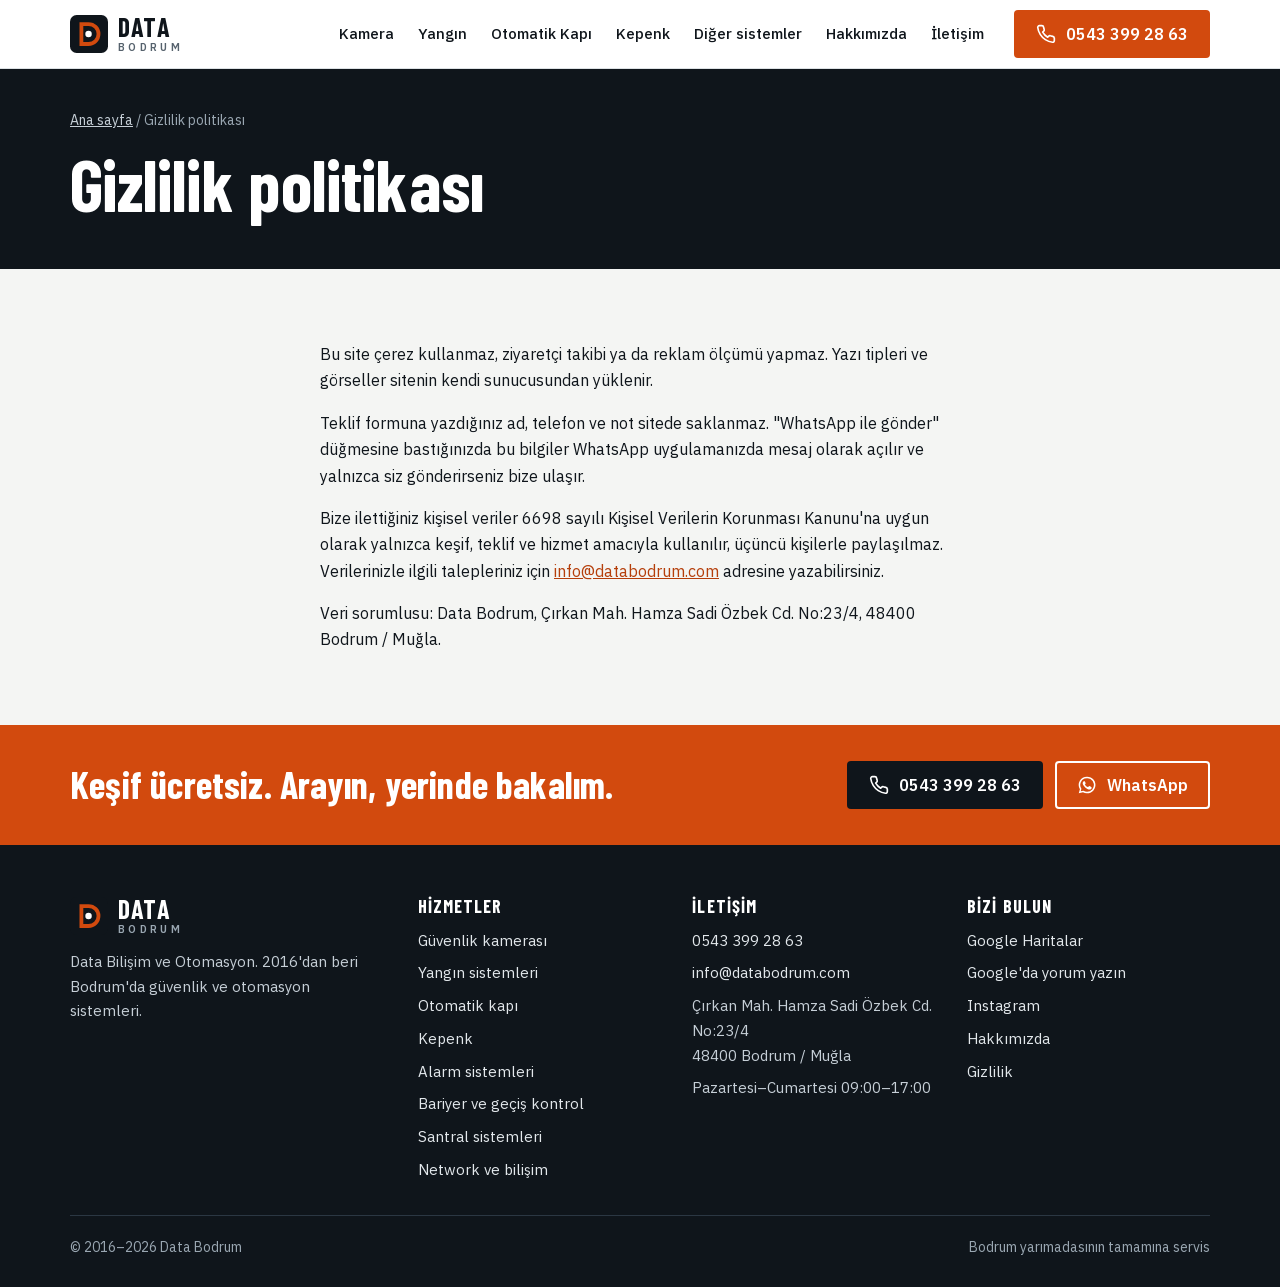
<file: gizlilik-politikasi/index.html>
<!doctype html>
<html lang="tr">
<head>
<meta charset="utf-8">
<meta name="viewport" content="width=device-width, initial-scale=1, viewport-fit=cover">
<title>Gizlilik Politikası | Data Bodrum</title>
<meta name="description" content="Data Bodrum web sitesi gizlilik ve kişisel verilerin korunması bilgilendirmesi.">
<link rel="canonical" href="https://databodrum.com/gizlilik-politikasi/">
<meta name="theme-color" content="#0F151B">
<meta property="og:type" content="website">
<meta property="og:locale" content="tr_TR">
<meta property="og:site_name" content="Data Bodrum">
<meta property="og:title" content="Gizlilik Politikası | Data Bodrum">
<meta property="og:description" content="Data Bodrum web sitesi gizlilik ve kişisel verilerin korunması bilgilendirmesi.">
<meta property="og:url" content="https://databodrum.com/gizlilik-politikasi/">
<meta property="og:image" content="https://databodrum.com/assets/og.jpg">
<meta name="twitter:card" content="summary_large_image">
<link rel="icon" href="../assets/favicon.svg" type="image/svg+xml">
<link rel="apple-touch-icon" href="../assets/apple-touch-icon.png">
<link rel="preload" href="../assets/fonts/barlow-condensed-700-latin.woff2" as="font" type="font/woff2" crossorigin>
<link rel="preload" href="../assets/fonts/ibm-plex-sans-400-latin.woff2" as="font" type="font/woff2" crossorigin>
<link rel="stylesheet" href="../assets/styles.css">
<script type="application/ld+json">{"@context": "https://schema.org", "@type": "LocalBusiness", "@id": "https://databodrum.com/#isletme", "name": "Data Bodrum", "alternateName": "Data Bilişim ve Otomasyon", "url": "https://databodrum.com/", "telephone": "+90 543 399 28 63", "email": "info@databodrum.com", "foundingDate": "2016", "image": "https://databodrum.com/assets/og.jpg", "logo": "https://databodrum.com/assets/apple-touch-icon.png", "description": "Bodrum'da güvenlik kamerası, yangın algılama ve söndürme, otomatik kapı, bariyer ve motorlu kepenk sistemleri kurulumu, bakımı ve 7/24 teknik destek.", "address": {"@type": "PostalAddress", "streetAddress": "Çırkan Mah. Hamza Sadi Özbek Cd. No:23/4", "addressLocality": "Bodrum", "addressRegion": "Muğla", "postalCode": "48400", "addressCountry": "TR"}, "geo": {"@type": "GeoCoordinates", "latitude": 37.0552033, "longitude": 27.3990376}, "hasMap": "https://www.google.com/maps?cid=14666570202706644658", "openingHoursSpecification": [{"@type": "OpeningHoursSpecification", "dayOfWeek": ["Monday", "Tuesday", "Wednesday", "Thursday", "Friday", "Saturday"], "opens": "09:00", "closes": "17:00"}], "areaServed": [{"@type": "Place", "name": "Bodrum Merkez, Bodrum"}, {"@type": "Place", "name": "Konacık, Bodrum"}, {"@type": "Place", "name": "Gümbet, Bodrum"}, {"@type": "Place", "name": "Bitez, Bodrum"}, {"@type": "Place", "name": "Ortakent, Bodrum"}, {"@type": "Place", "name": "Yahşi, Bodrum"}, {"@type": "Place", "name": "Turgutreis, Bodrum"}, {"@type": "Place", "name": "Akyarlar, Bodrum"}, {"@type": "Place", "name": "Gümüşlük, Bodrum"}, {"@type": "Place", "name": "Yalıkavak, Bodrum"}, {"@type": "Place", "name": "Gündoğan, Bodrum"}, {"@type": "Place", "name": "Göltürkbükü, Bodrum"}, {"@type": "Place", "name": "Torba, Bodrum"}], "sameAs": ["https://www.instagram.com/databodrum/"], "hasOfferCatalog": {"@type": "OfferCatalog", "name": "Hizmetler", "itemListElement": [{"@type": "Offer", "itemOffered": {"@type": "Service", "name": "Güvenlik kamerası", "url": "https://databodrum.com/bodrum-guvenlik-kamera-sistemleri/"}}, {"@type": "Offer", "itemOffered": {"@type": "Service", "name": "Yangın sistemleri", "url": "https://databodrum.com/yangin-sistemleri/"}}, {"@type": "Offer", "itemOffered": {"@type": "Service", "name": "Otomatik kapı", "url": "https://databodrum.com/otomatik-kapi/"}}, {"@type": "Offer", "itemOffered": {"@type": "Service", "name": "Kepenk", "url": "https://databodrum.com/kepenk/"}}, {"@type": "Offer", "itemOffered": {"@type": "Service", "name": "Alarm sistemleri", "url": "https://databodrum.com/alarm-sistemleri/"}}, {"@type": "Offer", "itemOffered": {"@type": "Service", "name": "Bariyer ve geçiş kontrol", "url": "https://databodrum.com/bariyer-gecis-kontrol/"}}, {"@type": "Offer", "itemOffered": {"@type": "Service", "name": "Santral sistemleri", "url": "https://databodrum.com/santral-sistemleri/"}}, {"@type": "Offer", "itemOffered": {"@type": "Service", "name": "Network ve bilişim", "url": "https://databodrum.com/network-sistemleri/"}}]}}</script>
<script type="application/ld+json">{"@context": "https://schema.org", "@type": "BreadcrumbList", "itemListElement": [{"@type": "ListItem", "position": 1, "name": "Ana sayfa", "item": "https://databodrum.com/"}, {"@type": "ListItem", "position": 2, "name": "Gizlilik politikası", "item": "https://databodrum.com/gizlilik-politikasi/"}]}</script>
</head>
<body>
<a class="skip" href="#icerik">İçeriğe geç</a>
<header class="top"><div class="wrap">
<a class="logo" href="../" aria-label="Data Bodrum ana sayfa"><svg class="logo-mark" viewBox="0 0 40 40" aria-hidden="true"><rect width="40" height="40" rx="7" fill="#0F151B"/><path d="M12 9.5h7.5a10.5 10.5 0 0 1 0 21H12z" fill="none" stroke="#D24A0E" stroke-width="4"/><circle cx="19.5" cy="20" r="3.4" fill="#fff"/></svg><span class="logo-text"><b>DATA</b><span>BODRUM</span></span></a>
<nav class="nav" aria-label="Ana menü"><a href="../bodrum-guvenlik-kamera-sistemleri/">Kamera</a><a href="../yangin-sistemleri/">Yangın</a><a href="../otomatik-kapi/">Otomatik Kapı</a><a href="../kepenk/">Kepenk</a><a href="../#diger">Diğer sistemler</a><a href="../hakkimizda/">Hakkımızda</a><a href="../iletisim/">İletişim</a></nav>
<a class="btn btn-primary top-call" href="tel:+905433992863"><svg viewBox="0 0 24 24" fill="none" stroke="currentColor" stroke-width="2" stroke-linecap="round" stroke-linejoin="round" aria-hidden="true"><path d="M22 16.9v3a2 2 0 0 1-2.2 2 19.8 19.8 0 0 1-8.6-3.1 19.5 19.5 0 0 1-6-6A19.8 19.8 0 0 1 2.1 4.2 2 2 0 0 1 4.1 2h3a2 2 0 0 1 2 1.7c.1.9.4 1.8.7 2.7a2 2 0 0 1-.5 2.1L8 9.8a16 16 0 0 0 6 6l1.3-1.3a2 2 0 0 1 2.1-.4c.9.3 1.8.6 2.7.7a2 2 0 0 1 1.7 2z"/></svg>0543 399 28 63</a>
<details class="menu"><summary aria-label="Menüyü aç"><svg viewBox="0 0 24 24" fill="none" stroke="currentColor" stroke-width="2" stroke-linecap="round" aria-hidden="true"><path d="M3 6h18M3 12h18M3 18h18"/></svg></summary><nav class="menu-panel" aria-label="Mobil menü"><a href="../bodrum-guvenlik-kamera-sistemleri/">Kamera</a><a href="../yangin-sistemleri/">Yangın</a><a href="../otomatik-kapi/">Otomatik Kapı</a><a href="../kepenk/">Kepenk</a><a href="../#diger">Diğer sistemler</a><a href="../hakkimizda/">Hakkımızda</a><a href="../iletisim/">İletişim</a><a href="tel:+905433992863">Ara: 0543 399 28 63</a></nav></details>
</div></header>
<main id="icerik">

<section class="page-hero"><div class="wrap" style="grid-template-columns:minmax(0,1fr)">
<div><nav class="crumbs" aria-label="Konum"><a href="../">Ana sayfa</a> / Gizlilik politikası</nav><h1>Gizlilik politikası</h1></div>
</div></section>
<section class="sec"><div class="wrap prose"><p>Bu site çerez kullanmaz, ziyaretçi takibi ya da reklam ölçümü yapmaz. Yazı tipleri ve görseller sitenin kendi sunucusundan yüklenir.</p>
<p>Teklif formuna yazdığınız ad, telefon ve not sitede saklanmaz. "WhatsApp ile gönder" düğmesine bastığınızda bu bilgiler WhatsApp uygulamanızda mesaj olarak açılır ve yalnızca siz gönderirseniz bize ulaşır.</p>
<p>Bize ilettiğiniz kişisel veriler 6698 sayılı Kişisel Verilerin Korunması Kanunu'na uygun olarak yalnızca keşif, teklif ve hizmet amacıyla kullanılır, üçüncü kişilerle paylaşılmaz. Verilerinizle ilgili talepleriniz için <a href="mailto:info@databodrum.com">info@databodrum.com</a> adresine yazabilirsiniz.</p>
<p>Veri sorumlusu: Data Bodrum, Çırkan Mah. Hamza Sadi Özbek Cd. No:23/4, 48400 Bodrum / Muğla.</p></div></section>
</main>
<section class="cta"><div class="wrap"><h2>Keşif ücretsiz. Arayın, yerinde bakalım.</h2>
<div class="btns"><a class="btn btn-primary" href="tel:+905433992863"><svg viewBox="0 0 24 24" fill="none" stroke="currentColor" stroke-width="2" stroke-linecap="round" stroke-linejoin="round" aria-hidden="true"><path d="M22 16.9v3a2 2 0 0 1-2.2 2 19.8 19.8 0 0 1-8.6-3.1 19.5 19.5 0 0 1-6-6A19.8 19.8 0 0 1 2.1 4.2 2 2 0 0 1 4.1 2h3a2 2 0 0 1 2 1.7c.1.9.4 1.8.7 2.7a2 2 0 0 1-.5 2.1L8 9.8a16 16 0 0 0 6 6l1.3-1.3a2 2 0 0 1 2.1-.4c.9.3 1.8.6 2.7.7a2 2 0 0 1 1.7 2z"/></svg>0543 399 28 63</a><a class="btn btn-line" href="https://wa.me/905433992863" rel="noopener"><svg viewBox="0 0 24 24" fill="currentColor" aria-hidden="true"><path d="M12 2a9.9 9.9 0 0 0-8.5 15l-1.4 5 5.1-1.3A10 10 0 1 0 12 2zm0 18.2a8.2 8.2 0 0 1-4.2-1.2l-.3-.2-3 .8.8-3-.2-.3A8.2 8.2 0 1 1 12 20.2zm4.5-6.1c-.2-.1-1.5-.7-1.7-.8s-.4-.1-.6.1-.7.8-.8 1-.3.2-.5.1a6.7 6.7 0 0 1-3.3-2.9c-.3-.4.3-.4.7-1.4.1-.2 0-.3 0-.5l-.8-1.8c-.2-.5-.4-.4-.6-.4h-.5a1 1 0 0 0-.7.3 3 3 0 0 0-.9 2.2 5.2 5.2 0 0 0 1.1 2.7 11.8 11.8 0 0 0 4.5 4c1.7.7 2.3.8 3.2.6a2.7 2.7 0 0 0 1.8-1.2 2.2 2.2 0 0 0 .1-1.3c0-.1-.2-.2-.5-.3z"/></svg>WhatsApp</a></div></div></section>
<footer class="foot"><div class="wrap">
<div><a class="logo" href="../"><svg class="logo-mark" viewBox="0 0 40 40" aria-hidden="true"><rect width="40" height="40" rx="7" fill="#0F151B"/><path d="M12 9.5h7.5a10.5 10.5 0 0 1 0 21H12z" fill="none" stroke="#D24A0E" stroke-width="4"/><circle cx="19.5" cy="20" r="3.4" fill="#fff"/></svg><span class="logo-text"><b>DATA</b><span>BODRUM</span></span></a>
<p>Data Bilişim ve Otomasyon. 2016'dan beri Bodrum'da güvenlik ve otomasyon sistemleri.</p></div>
<div><h3>Hizmetler</h3><ul><li><a href="../bodrum-guvenlik-kamera-sistemleri/">Güvenlik kamerası</a></li><li><a href="../yangin-sistemleri/">Yangın sistemleri</a></li><li><a href="../otomatik-kapi/">Otomatik kapı</a></li><li><a href="../kepenk/">Kepenk</a></li><li><a href="../alarm-sistemleri/">Alarm sistemleri</a></li><li><a href="../bariyer-gecis-kontrol/">Bariyer ve geçiş kontrol</a></li><li><a href="../santral-sistemleri/">Santral sistemleri</a></li><li><a href="../network-sistemleri/">Network ve bilişim</a></li></ul></div>
<div><h3>İletişim</h3><ul><li><a href="tel:+905433992863">0543 399 28 63</a></li><li><a href="mailto:info@databodrum.com">info@databodrum.com</a></li><li>Çırkan Mah. Hamza Sadi Özbek Cd. No:23/4<br>48400 Bodrum / Muğla</li><li>Pazartesi–Cumartesi 09:00–17:00</li></ul></div>
<div><h3>Bizi bulun</h3><ul><li><a href="https://www.google.com/maps?cid=14666570202706644658" rel="noopener">Google Haritalar</a></li><li><a href="https://g.page/r/CbKOqH3kH4rLEBM/review" rel="noopener">Google'da yorum yazın</a></li><li><a href="https://www.instagram.com/databodrum/" rel="noopener">Instagram</a></li><li><a href="../hakkimizda/">Hakkımızda</a></li><li><a href="../gizlilik-politikasi/">Gizlilik</a></li></ul></div>
<div class="foot-bottom"><span>© 2016–<span data-year>2026</span> Data Bodrum</span><span>Bodrum yarımadasının tamamına servis</span></div>
</div></footer>
<nav class="actionbar" aria-label="Hızlı iletişim"><a href="tel:+905433992863"><svg viewBox="0 0 24 24" fill="none" stroke="currentColor" stroke-width="2" stroke-linecap="round" stroke-linejoin="round" aria-hidden="true"><path d="M22 16.9v3a2 2 0 0 1-2.2 2 19.8 19.8 0 0 1-8.6-3.1 19.5 19.5 0 0 1-6-6A19.8 19.8 0 0 1 2.1 4.2 2 2 0 0 1 4.1 2h3a2 2 0 0 1 2 1.7c.1.9.4 1.8.7 2.7a2 2 0 0 1-.5 2.1L8 9.8a16 16 0 0 0 6 6l1.3-1.3a2 2 0 0 1 2.1-.4c.9.3 1.8.6 2.7.7a2 2 0 0 1 1.7 2z"/></svg>Ara</a><a class="wa" href="https://wa.me/905433992863" rel="noopener"><svg viewBox="0 0 24 24" fill="currentColor" aria-hidden="true"><path d="M12 2a9.9 9.9 0 0 0-8.5 15l-1.4 5 5.1-1.3A10 10 0 1 0 12 2zm0 18.2a8.2 8.2 0 0 1-4.2-1.2l-.3-.2-3 .8.8-3-.2-.3A8.2 8.2 0 1 1 12 20.2zm4.5-6.1c-.2-.1-1.5-.7-1.7-.8s-.4-.1-.6.1-.7.8-.8 1-.3.2-.5.1a6.7 6.7 0 0 1-3.3-2.9c-.3-.4.3-.4.7-1.4.1-.2 0-.3 0-.5l-.8-1.8c-.2-.5-.4-.4-.6-.4h-.5a1 1 0 0 0-.7.3 3 3 0 0 0-.9 2.2 5.2 5.2 0 0 0 1.1 2.7 11.8 11.8 0 0 0 4.5 4c1.7.7 2.3.8 3.2.6a2.7 2.7 0 0 0 1.8-1.2 2.2 2.2 0 0 0 .1-1.3c0-.1-.2-.2-.5-.3z"/></svg>WhatsApp</a><a class="ks" href="#teklif"><svg viewBox="0 0 24 24" fill="none" stroke="currentColor" stroke-width="2" stroke-linecap="round" stroke-linejoin="round" aria-hidden="true"><circle cx="11" cy="11" r="8"/><path d="m21 21-4.3-4.3"/></svg>Keşif iste</a></nav>
<script src="../assets/script.js" defer></script>
</body>
</html>
</file>
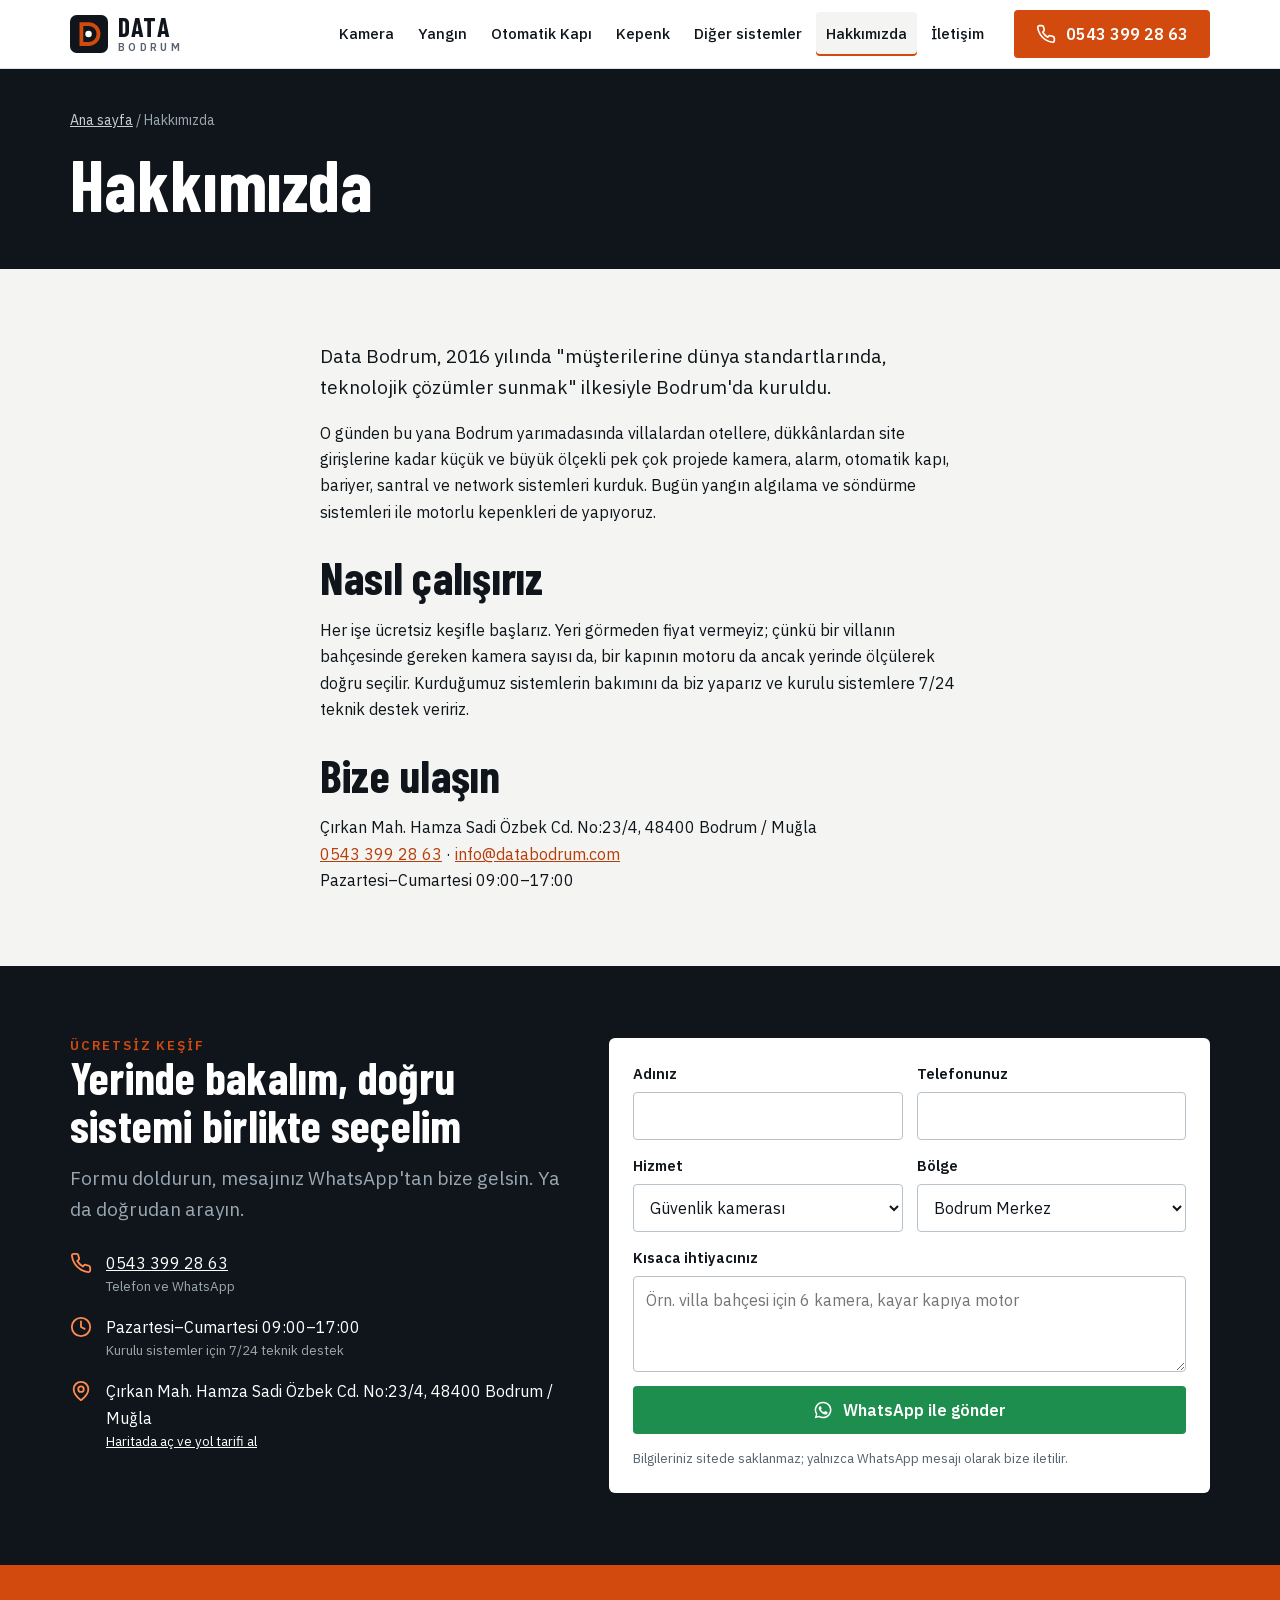
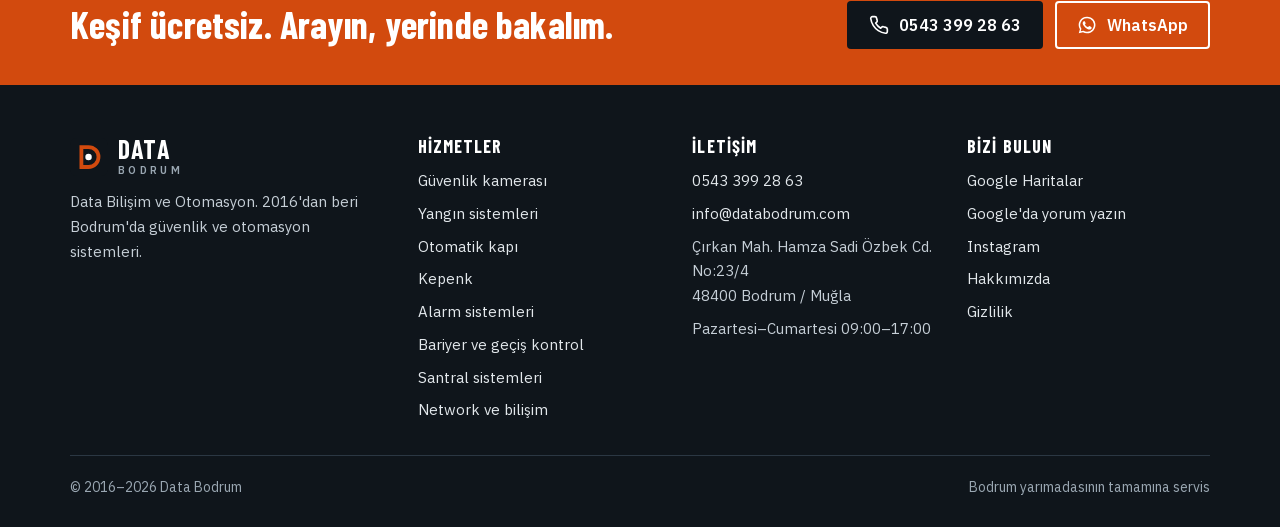
<file: hakkimizda/index.html>
<!doctype html>
<html lang="tr">
<head>
<meta charset="utf-8">
<meta name="viewport" content="width=device-width, initial-scale=1, viewport-fit=cover">
<title>Hakkımızda | Data Bodrum – 2016&#x27;dan beri Bodrum&#x27;da</title>
<meta name="description" content="Data Bodrum 2016&#x27;dan beri Bodrum yarımadasında güvenlik kamerası, yangın, otomatik kapı, kepenk, alarm ve santral sistemleri kuruyor.">
<link rel="canonical" href="https://databodrum.com/hakkimizda/">
<meta name="theme-color" content="#0F151B">
<meta property="og:type" content="website">
<meta property="og:locale" content="tr_TR">
<meta property="og:site_name" content="Data Bodrum">
<meta property="og:title" content="Hakkımızda | Data Bodrum – 2016&#x27;dan beri Bodrum&#x27;da">
<meta property="og:description" content="Data Bodrum 2016&#x27;dan beri Bodrum yarımadasında güvenlik kamerası, yangın, otomatik kapı, kepenk, alarm ve santral sistemleri kuruyor.">
<meta property="og:url" content="https://databodrum.com/hakkimizda/">
<meta property="og:image" content="https://databodrum.com/assets/og.jpg">
<meta name="twitter:card" content="summary_large_image">
<link rel="icon" href="../assets/favicon.svg" type="image/svg+xml">
<link rel="apple-touch-icon" href="../assets/apple-touch-icon.png">
<link rel="preload" href="../assets/fonts/barlow-condensed-700-latin.woff2" as="font" type="font/woff2" crossorigin>
<link rel="preload" href="../assets/fonts/ibm-plex-sans-400-latin.woff2" as="font" type="font/woff2" crossorigin>
<link rel="stylesheet" href="../assets/styles.css">
<script type="application/ld+json">{"@context": "https://schema.org", "@type": "LocalBusiness", "@id": "https://databodrum.com/#isletme", "name": "Data Bodrum", "alternateName": "Data Bilişim ve Otomasyon", "url": "https://databodrum.com/", "telephone": "+90 543 399 28 63", "email": "info@databodrum.com", "foundingDate": "2016", "image": "https://databodrum.com/assets/og.jpg", "logo": "https://databodrum.com/assets/apple-touch-icon.png", "description": "Bodrum'da güvenlik kamerası, yangın algılama ve söndürme, otomatik kapı, bariyer ve motorlu kepenk sistemleri kurulumu, bakımı ve 7/24 teknik destek.", "address": {"@type": "PostalAddress", "streetAddress": "Çırkan Mah. Hamza Sadi Özbek Cd. No:23/4", "addressLocality": "Bodrum", "addressRegion": "Muğla", "postalCode": "48400", "addressCountry": "TR"}, "geo": {"@type": "GeoCoordinates", "latitude": 37.0552033, "longitude": 27.3990376}, "hasMap": "https://www.google.com/maps?cid=14666570202706644658", "openingHoursSpecification": [{"@type": "OpeningHoursSpecification", "dayOfWeek": ["Monday", "Tuesday", "Wednesday", "Thursday", "Friday", "Saturday"], "opens": "09:00", "closes": "17:00"}], "areaServed": [{"@type": "Place", "name": "Bodrum Merkez, Bodrum"}, {"@type": "Place", "name": "Konacık, Bodrum"}, {"@type": "Place", "name": "Gümbet, Bodrum"}, {"@type": "Place", "name": "Bitez, Bodrum"}, {"@type": "Place", "name": "Ortakent, Bodrum"}, {"@type": "Place", "name": "Yahşi, Bodrum"}, {"@type": "Place", "name": "Turgutreis, Bodrum"}, {"@type": "Place", "name": "Akyarlar, Bodrum"}, {"@type": "Place", "name": "Gümüşlük, Bodrum"}, {"@type": "Place", "name": "Yalıkavak, Bodrum"}, {"@type": "Place", "name": "Gündoğan, Bodrum"}, {"@type": "Place", "name": "Göltürkbükü, Bodrum"}, {"@type": "Place", "name": "Torba, Bodrum"}], "sameAs": ["https://www.instagram.com/databodrum/"], "hasOfferCatalog": {"@type": "OfferCatalog", "name": "Hizmetler", "itemListElement": [{"@type": "Offer", "itemOffered": {"@type": "Service", "name": "Güvenlik kamerası", "url": "https://databodrum.com/bodrum-guvenlik-kamera-sistemleri/"}}, {"@type": "Offer", "itemOffered": {"@type": "Service", "name": "Yangın sistemleri", "url": "https://databodrum.com/yangin-sistemleri/"}}, {"@type": "Offer", "itemOffered": {"@type": "Service", "name": "Otomatik kapı", "url": "https://databodrum.com/otomatik-kapi/"}}, {"@type": "Offer", "itemOffered": {"@type": "Service", "name": "Kepenk", "url": "https://databodrum.com/kepenk/"}}, {"@type": "Offer", "itemOffered": {"@type": "Service", "name": "Alarm sistemleri", "url": "https://databodrum.com/alarm-sistemleri/"}}, {"@type": "Offer", "itemOffered": {"@type": "Service", "name": "Bariyer ve geçiş kontrol", "url": "https://databodrum.com/bariyer-gecis-kontrol/"}}, {"@type": "Offer", "itemOffered": {"@type": "Service", "name": "Santral sistemleri", "url": "https://databodrum.com/santral-sistemleri/"}}, {"@type": "Offer", "itemOffered": {"@type": "Service", "name": "Network ve bilişim", "url": "https://databodrum.com/network-sistemleri/"}}]}}</script>
<script type="application/ld+json">{"@context": "https://schema.org", "@type": "BreadcrumbList", "itemListElement": [{"@type": "ListItem", "position": 1, "name": "Ana sayfa", "item": "https://databodrum.com/"}, {"@type": "ListItem", "position": 2, "name": "Hakkımızda", "item": "https://databodrum.com/hakkimizda/"}]}</script>
</head>
<body>
<a class="skip" href="#icerik">İçeriğe geç</a>
<header class="top"><div class="wrap">
<a class="logo" href="../" aria-label="Data Bodrum ana sayfa"><svg class="logo-mark" viewBox="0 0 40 40" aria-hidden="true"><rect width="40" height="40" rx="7" fill="#0F151B"/><path d="M12 9.5h7.5a10.5 10.5 0 0 1 0 21H12z" fill="none" stroke="#D24A0E" stroke-width="4"/><circle cx="19.5" cy="20" r="3.4" fill="#fff"/></svg><span class="logo-text"><b>DATA</b><span>BODRUM</span></span></a>
<nav class="nav" aria-label="Ana menü"><a href="../bodrum-guvenlik-kamera-sistemleri/">Kamera</a><a href="../yangin-sistemleri/">Yangın</a><a href="../otomatik-kapi/">Otomatik Kapı</a><a href="../kepenk/">Kepenk</a><a href="../#diger">Diğer sistemler</a><a href="../hakkimizda/" aria-current=page>Hakkımızda</a><a href="../iletisim/">İletişim</a></nav>
<a class="btn btn-primary top-call" href="tel:+905433992863"><svg viewBox="0 0 24 24" fill="none" stroke="currentColor" stroke-width="2" stroke-linecap="round" stroke-linejoin="round" aria-hidden="true"><path d="M22 16.9v3a2 2 0 0 1-2.2 2 19.8 19.8 0 0 1-8.6-3.1 19.5 19.5 0 0 1-6-6A19.8 19.8 0 0 1 2.1 4.2 2 2 0 0 1 4.1 2h3a2 2 0 0 1 2 1.7c.1.9.4 1.8.7 2.7a2 2 0 0 1-.5 2.1L8 9.8a16 16 0 0 0 6 6l1.3-1.3a2 2 0 0 1 2.1-.4c.9.3 1.8.6 2.7.7a2 2 0 0 1 1.7 2z"/></svg>0543 399 28 63</a>
<details class="menu"><summary aria-label="Menüyü aç"><svg viewBox="0 0 24 24" fill="none" stroke="currentColor" stroke-width="2" stroke-linecap="round" aria-hidden="true"><path d="M3 6h18M3 12h18M3 18h18"/></svg></summary><nav class="menu-panel" aria-label="Mobil menü"><a href="../bodrum-guvenlik-kamera-sistemleri/">Kamera</a><a href="../yangin-sistemleri/">Yangın</a><a href="../otomatik-kapi/">Otomatik Kapı</a><a href="../kepenk/">Kepenk</a><a href="../#diger">Diğer sistemler</a><a href="../hakkimizda/">Hakkımızda</a><a href="../iletisim/">İletişim</a><a href="tel:+905433992863">Ara: 0543 399 28 63</a></nav></details>
</div></header>
<main id="icerik">

<section class="page-hero"><div class="wrap" style="grid-template-columns:minmax(0,1fr)">
<div><nav class="crumbs" aria-label="Konum"><a href="../">Ana sayfa</a> / Hakkımızda</nav><h1>Hakkımızda</h1></div>
</div></section>
<section class="sec"><div class="wrap prose"><p class="lead">Data Bodrum, 2016 yılında "müşterilerine dünya standartlarında, teknolojik çözümler sunmak" ilkesiyle Bodrum'da kuruldu.</p>
<p>O günden bu yana Bodrum yarımadasında villalardan otellere, dükkânlardan site girişlerine kadar küçük ve büyük ölçekli pek çok projede kamera, alarm, otomatik kapı, bariyer, santral ve network sistemleri kurduk. Bugün yangın algılama ve söndürme sistemleri ile motorlu kepenkleri de yapıyoruz.</p>
<h2>Nasıl çalışırız</h2>
<p>Her işe ücretsiz keşifle başlarız. Yeri görmeden fiyat vermeyiz; çünkü bir villanın bahçesinde gereken kamera sayısı da, bir kapının motoru da ancak yerinde ölçülerek doğru seçilir. Kurduğumuz sistemlerin bakımını da biz yaparız ve kurulu sistemlere 7/24 teknik destek veririz.</p>
<h2>Bize ulaşın</h2>
<p>Çırkan Mah. Hamza Sadi Özbek Cd. No:23/4, 48400 Bodrum / Muğla<br><a href="tel:+905433992863">0543 399 28 63</a> · <a href="mailto:info@databodrum.com">info@databodrum.com</a><br>Pazartesi–Cumartesi 09:00–17:00</p></div></section>
<section class="sec sec-dark" id="teklif" aria-labelledby="teklif-h"><div class="wrap quote">
<div>
<p class="eyebrow">Ücretsiz keşif</p>
<h2 id="teklif-h">Yerinde bakalım, doğru sistemi birlikte seçelim</h2>
<p class="lead muted" style="margin-top:14px">Formu doldurun, mesajınız WhatsApp'tan bize gelsin. Ya da doğrudan arayın.</p>
<ul class="contact-list">
<li><svg viewBox="0 0 24 24" fill="none" stroke="currentColor" stroke-width="2" stroke-linecap="round" stroke-linejoin="round" aria-hidden="true"><path d="M22 16.9v3a2 2 0 0 1-2.2 2 19.8 19.8 0 0 1-8.6-3.1 19.5 19.5 0 0 1-6-6A19.8 19.8 0 0 1 2.1 4.2 2 2 0 0 1 4.1 2h3a2 2 0 0 1 2 1.7c.1.9.4 1.8.7 2.7a2 2 0 0 1-.5 2.1L8 9.8a16 16 0 0 0 6 6l1.3-1.3a2 2 0 0 1 2.1-.4c.9.3 1.8.6 2.7.7a2 2 0 0 1 1.7 2z"/></svg><span><a href="tel:+905433992863">0543 399 28 63</a><small>Telefon ve WhatsApp</small></span></li>
<li><svg viewBox="0 0 24 24" fill="none" stroke="currentColor" stroke-width="2" stroke-linecap="round" stroke-linejoin="round" aria-hidden="true"><circle cx="12" cy="12" r="10"/><path d="M12 6v6l4 2"/></svg><span>Pazartesi–Cumartesi 09:00–17:00<small>Kurulu sistemler için 7/24 teknik destek</small></span></li>
<li><svg viewBox="0 0 24 24" fill="none" stroke="currentColor" stroke-width="2" stroke-linecap="round" stroke-linejoin="round" aria-hidden="true"><path d="M20 10c0 6-8 12-8 12S4 16 4 10a8 8 0 0 1 16 0z"/><circle cx="12" cy="10" r="3"/></svg><span>Çırkan Mah. Hamza Sadi Özbek Cd. No:23/4, 48400 Bodrum / Muğla<small><a href="https://www.google.com/maps?cid=14666570202706644658" rel="noopener">Haritada aç ve yol tarifi al</a></small></span></li>
</ul>
</div>
<form class="qf" id="qf" novalidate>
<div class="row">
<label for="qf-ad">Adınız<input id="qf-ad" name="ad" autocomplete="name" required></label>
<label for="qf-tel">Telefonunuz<input id="qf-tel" name="tel" type="tel" autocomplete="tel" inputmode="tel" required></label>
</div>
<div class="row">
<label for="qf-hizmet">Hizmet<select id="qf-hizmet" name="hizmet"><option>Güvenlik kamerası</option><option>Yangın sistemleri</option><option>Otomatik kapı</option><option>Kepenk</option><option>Alarm sistemleri</option><option>Bariyer ve geçiş kontrol</option><option>Santral sistemleri</option><option>Network ve bilişim</option></select></label>
<label for="qf-bolge">Bölge<select id="qf-bolge" name="bolge"><option>Bodrum Merkez</option><option>Konacık</option><option>Gümbet</option><option>Bitez</option><option>Ortakent</option><option>Yahşi</option><option>Turgutreis</option><option>Akyarlar</option><option>Gümüşlük</option><option>Yalıkavak</option><option>Gündoğan</option><option>Göltürkbükü</option><option>Torba</option><option>Diğer</option></select></label>
</div>
<label for="qf-not">Kısaca ihtiyacınız<textarea id="qf-not" name="not" placeholder="Örn. villa bahçesi için 6 kamera, kayar kapıya motor"></textarea></label>
<p class="err" id="qf-err" role="alert" hidden>Lütfen adınızı ve telefonunuzu yazın.</p>
<button class="btn btn-wa" type="submit"><svg viewBox="0 0 24 24" fill="currentColor" aria-hidden="true"><path d="M12 2a9.9 9.9 0 0 0-8.5 15l-1.4 5 5.1-1.3A10 10 0 1 0 12 2zm0 18.2a8.2 8.2 0 0 1-4.2-1.2l-.3-.2-3 .8.8-3-.2-.3A8.2 8.2 0 1 1 12 20.2zm4.5-6.1c-.2-.1-1.5-.7-1.7-.8s-.4-.1-.6.1-.7.8-.8 1-.3.2-.5.1a6.7 6.7 0 0 1-3.3-2.9c-.3-.4.3-.4.7-1.4.1-.2 0-.3 0-.5l-.8-1.8c-.2-.5-.4-.4-.6-.4h-.5a1 1 0 0 0-.7.3 3 3 0 0 0-.9 2.2 5.2 5.2 0 0 0 1.1 2.7 11.8 11.8 0 0 0 4.5 4c1.7.7 2.3.8 3.2.6a2.7 2.7 0 0 0 1.8-1.2 2.2 2.2 0 0 0 .1-1.3c0-.1-.2-.2-.5-.3z"/></svg>WhatsApp ile gönder</button>
<p class="hint">Bilgileriniz sitede saklanmaz; yalnızca WhatsApp mesajı olarak bize iletilir.</p>
</form>
</div></section>
</main>
<section class="cta"><div class="wrap"><h2>Keşif ücretsiz. Arayın, yerinde bakalım.</h2>
<div class="btns"><a class="btn btn-primary" href="tel:+905433992863"><svg viewBox="0 0 24 24" fill="none" stroke="currentColor" stroke-width="2" stroke-linecap="round" stroke-linejoin="round" aria-hidden="true"><path d="M22 16.9v3a2 2 0 0 1-2.2 2 19.8 19.8 0 0 1-8.6-3.1 19.5 19.5 0 0 1-6-6A19.8 19.8 0 0 1 2.1 4.2 2 2 0 0 1 4.1 2h3a2 2 0 0 1 2 1.7c.1.9.4 1.8.7 2.7a2 2 0 0 1-.5 2.1L8 9.8a16 16 0 0 0 6 6l1.3-1.3a2 2 0 0 1 2.1-.4c.9.3 1.8.6 2.7.7a2 2 0 0 1 1.7 2z"/></svg>0543 399 28 63</a><a class="btn btn-line" href="https://wa.me/905433992863" rel="noopener"><svg viewBox="0 0 24 24" fill="currentColor" aria-hidden="true"><path d="M12 2a9.9 9.9 0 0 0-8.5 15l-1.4 5 5.1-1.3A10 10 0 1 0 12 2zm0 18.2a8.2 8.2 0 0 1-4.2-1.2l-.3-.2-3 .8.8-3-.2-.3A8.2 8.2 0 1 1 12 20.2zm4.5-6.1c-.2-.1-1.5-.7-1.7-.8s-.4-.1-.6.1-.7.8-.8 1-.3.2-.5.1a6.7 6.7 0 0 1-3.3-2.9c-.3-.4.3-.4.7-1.4.1-.2 0-.3 0-.5l-.8-1.8c-.2-.5-.4-.4-.6-.4h-.5a1 1 0 0 0-.7.3 3 3 0 0 0-.9 2.2 5.2 5.2 0 0 0 1.1 2.7 11.8 11.8 0 0 0 4.5 4c1.7.7 2.3.8 3.2.6a2.7 2.7 0 0 0 1.8-1.2 2.2 2.2 0 0 0 .1-1.3c0-.1-.2-.2-.5-.3z"/></svg>WhatsApp</a></div></div></section>
<footer class="foot"><div class="wrap">
<div><a class="logo" href="../"><svg class="logo-mark" viewBox="0 0 40 40" aria-hidden="true"><rect width="40" height="40" rx="7" fill="#0F151B"/><path d="M12 9.5h7.5a10.5 10.5 0 0 1 0 21H12z" fill="none" stroke="#D24A0E" stroke-width="4"/><circle cx="19.5" cy="20" r="3.4" fill="#fff"/></svg><span class="logo-text"><b>DATA</b><span>BODRUM</span></span></a>
<p>Data Bilişim ve Otomasyon. 2016'dan beri Bodrum'da güvenlik ve otomasyon sistemleri.</p></div>
<div><h3>Hizmetler</h3><ul><li><a href="../bodrum-guvenlik-kamera-sistemleri/">Güvenlik kamerası</a></li><li><a href="../yangin-sistemleri/">Yangın sistemleri</a></li><li><a href="../otomatik-kapi/">Otomatik kapı</a></li><li><a href="../kepenk/">Kepenk</a></li><li><a href="../alarm-sistemleri/">Alarm sistemleri</a></li><li><a href="../bariyer-gecis-kontrol/">Bariyer ve geçiş kontrol</a></li><li><a href="../santral-sistemleri/">Santral sistemleri</a></li><li><a href="../network-sistemleri/">Network ve bilişim</a></li></ul></div>
<div><h3>İletişim</h3><ul><li><a href="tel:+905433992863">0543 399 28 63</a></li><li><a href="mailto:info@databodrum.com">info@databodrum.com</a></li><li>Çırkan Mah. Hamza Sadi Özbek Cd. No:23/4<br>48400 Bodrum / Muğla</li><li>Pazartesi–Cumartesi 09:00–17:00</li></ul></div>
<div><h3>Bizi bulun</h3><ul><li><a href="https://www.google.com/maps?cid=14666570202706644658" rel="noopener">Google Haritalar</a></li><li><a href="https://g.page/r/CbKOqH3kH4rLEBM/review" rel="noopener">Google'da yorum yazın</a></li><li><a href="https://www.instagram.com/databodrum/" rel="noopener">Instagram</a></li><li><a href="../hakkimizda/">Hakkımızda</a></li><li><a href="../gizlilik-politikasi/">Gizlilik</a></li></ul></div>
<div class="foot-bottom"><span>© 2016–<span data-year>2026</span> Data Bodrum</span><span>Bodrum yarımadasının tamamına servis</span></div>
</div></footer>
<nav class="actionbar" aria-label="Hızlı iletişim"><a href="tel:+905433992863"><svg viewBox="0 0 24 24" fill="none" stroke="currentColor" stroke-width="2" stroke-linecap="round" stroke-linejoin="round" aria-hidden="true"><path d="M22 16.9v3a2 2 0 0 1-2.2 2 19.8 19.8 0 0 1-8.6-3.1 19.5 19.5 0 0 1-6-6A19.8 19.8 0 0 1 2.1 4.2 2 2 0 0 1 4.1 2h3a2 2 0 0 1 2 1.7c.1.9.4 1.8.7 2.7a2 2 0 0 1-.5 2.1L8 9.8a16 16 0 0 0 6 6l1.3-1.3a2 2 0 0 1 2.1-.4c.9.3 1.8.6 2.7.7a2 2 0 0 1 1.7 2z"/></svg>Ara</a><a class="wa" href="https://wa.me/905433992863" rel="noopener"><svg viewBox="0 0 24 24" fill="currentColor" aria-hidden="true"><path d="M12 2a9.9 9.9 0 0 0-8.5 15l-1.4 5 5.1-1.3A10 10 0 1 0 12 2zm0 18.2a8.2 8.2 0 0 1-4.2-1.2l-.3-.2-3 .8.8-3-.2-.3A8.2 8.2 0 1 1 12 20.2zm4.5-6.1c-.2-.1-1.5-.7-1.7-.8s-.4-.1-.6.1-.7.8-.8 1-.3.2-.5.1a6.7 6.7 0 0 1-3.3-2.9c-.3-.4.3-.4.7-1.4.1-.2 0-.3 0-.5l-.8-1.8c-.2-.5-.4-.4-.6-.4h-.5a1 1 0 0 0-.7.3 3 3 0 0 0-.9 2.2 5.2 5.2 0 0 0 1.1 2.7 11.8 11.8 0 0 0 4.5 4c1.7.7 2.3.8 3.2.6a2.7 2.7 0 0 0 1.8-1.2 2.2 2.2 0 0 0 .1-1.3c0-.1-.2-.2-.5-.3z"/></svg>WhatsApp</a><a class="ks" href="#teklif"><svg viewBox="0 0 24 24" fill="none" stroke="currentColor" stroke-width="2" stroke-linecap="round" stroke-linejoin="round" aria-hidden="true"><circle cx="11" cy="11" r="8"/><path d="m21 21-4.3-4.3"/></svg>Keşif iste</a></nav>
<script src="../assets/script.js" defer></script>
</body>
</html>
</file>
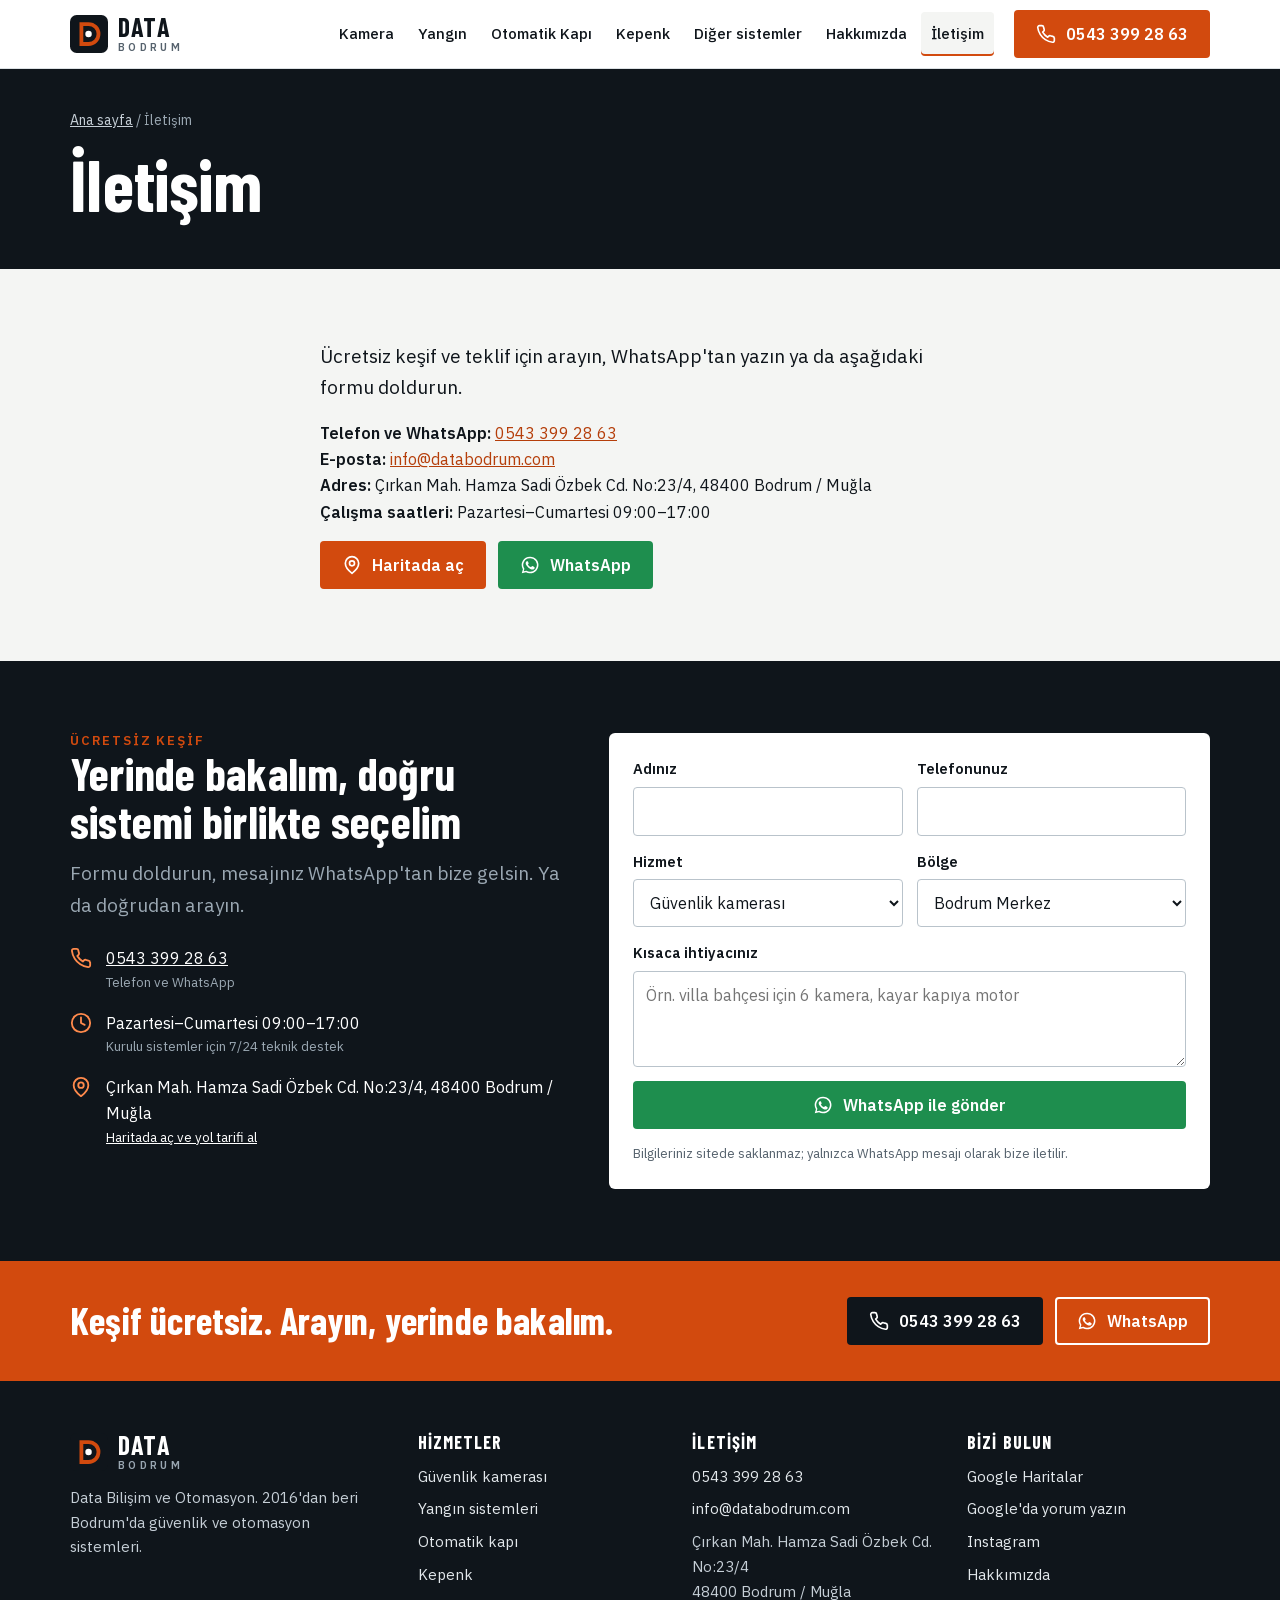
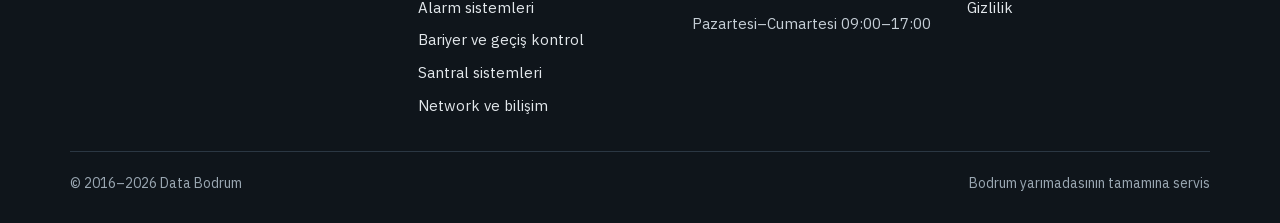
<file: iletisim/index.html>
<!doctype html>
<html lang="tr">
<head>
<meta charset="utf-8">
<meta name="viewport" content="width=device-width, initial-scale=1, viewport-fit=cover">
<title>İletişim | Data Bodrum – 0543 399 28 63</title>
<meta name="description" content="Data Bodrum iletişim: Çırkan Mah. Hamza Sadi Özbek Cd. No:23/4 Bodrum. Telefon ve WhatsApp 0543 399 28 63. Ücretsiz keşif için arayın.">
<link rel="canonical" href="https://databodrum.com/iletisim/">
<meta name="theme-color" content="#0F151B">
<meta property="og:type" content="website">
<meta property="og:locale" content="tr_TR">
<meta property="og:site_name" content="Data Bodrum">
<meta property="og:title" content="İletişim | Data Bodrum – 0543 399 28 63">
<meta property="og:description" content="Data Bodrum iletişim: Çırkan Mah. Hamza Sadi Özbek Cd. No:23/4 Bodrum. Telefon ve WhatsApp 0543 399 28 63. Ücretsiz keşif için arayın.">
<meta property="og:url" content="https://databodrum.com/iletisim/">
<meta property="og:image" content="https://databodrum.com/assets/og.jpg">
<meta name="twitter:card" content="summary_large_image">
<link rel="icon" href="../assets/favicon.svg" type="image/svg+xml">
<link rel="apple-touch-icon" href="../assets/apple-touch-icon.png">
<link rel="preload" href="../assets/fonts/barlow-condensed-700-latin.woff2" as="font" type="font/woff2" crossorigin>
<link rel="preload" href="../assets/fonts/ibm-plex-sans-400-latin.woff2" as="font" type="font/woff2" crossorigin>
<link rel="stylesheet" href="../assets/styles.css">
<script type="application/ld+json">{"@context": "https://schema.org", "@type": "LocalBusiness", "@id": "https://databodrum.com/#isletme", "name": "Data Bodrum", "alternateName": "Data Bilişim ve Otomasyon", "url": "https://databodrum.com/", "telephone": "+90 543 399 28 63", "email": "info@databodrum.com", "foundingDate": "2016", "image": "https://databodrum.com/assets/og.jpg", "logo": "https://databodrum.com/assets/apple-touch-icon.png", "description": "Bodrum'da güvenlik kamerası, yangın algılama ve söndürme, otomatik kapı, bariyer ve motorlu kepenk sistemleri kurulumu, bakımı ve 7/24 teknik destek.", "address": {"@type": "PostalAddress", "streetAddress": "Çırkan Mah. Hamza Sadi Özbek Cd. No:23/4", "addressLocality": "Bodrum", "addressRegion": "Muğla", "postalCode": "48400", "addressCountry": "TR"}, "geo": {"@type": "GeoCoordinates", "latitude": 37.0552033, "longitude": 27.3990376}, "hasMap": "https://www.google.com/maps?cid=14666570202706644658", "openingHoursSpecification": [{"@type": "OpeningHoursSpecification", "dayOfWeek": ["Monday", "Tuesday", "Wednesday", "Thursday", "Friday", "Saturday"], "opens": "09:00", "closes": "17:00"}], "areaServed": [{"@type": "Place", "name": "Bodrum Merkez, Bodrum"}, {"@type": "Place", "name": "Konacık, Bodrum"}, {"@type": "Place", "name": "Gümbet, Bodrum"}, {"@type": "Place", "name": "Bitez, Bodrum"}, {"@type": "Place", "name": "Ortakent, Bodrum"}, {"@type": "Place", "name": "Yahşi, Bodrum"}, {"@type": "Place", "name": "Turgutreis, Bodrum"}, {"@type": "Place", "name": "Akyarlar, Bodrum"}, {"@type": "Place", "name": "Gümüşlük, Bodrum"}, {"@type": "Place", "name": "Yalıkavak, Bodrum"}, {"@type": "Place", "name": "Gündoğan, Bodrum"}, {"@type": "Place", "name": "Göltürkbükü, Bodrum"}, {"@type": "Place", "name": "Torba, Bodrum"}], "sameAs": ["https://www.instagram.com/databodrum/"], "hasOfferCatalog": {"@type": "OfferCatalog", "name": "Hizmetler", "itemListElement": [{"@type": "Offer", "itemOffered": {"@type": "Service", "name": "Güvenlik kamerası", "url": "https://databodrum.com/bodrum-guvenlik-kamera-sistemleri/"}}, {"@type": "Offer", "itemOffered": {"@type": "Service", "name": "Yangın sistemleri", "url": "https://databodrum.com/yangin-sistemleri/"}}, {"@type": "Offer", "itemOffered": {"@type": "Service", "name": "Otomatik kapı", "url": "https://databodrum.com/otomatik-kapi/"}}, {"@type": "Offer", "itemOffered": {"@type": "Service", "name": "Kepenk", "url": "https://databodrum.com/kepenk/"}}, {"@type": "Offer", "itemOffered": {"@type": "Service", "name": "Alarm sistemleri", "url": "https://databodrum.com/alarm-sistemleri/"}}, {"@type": "Offer", "itemOffered": {"@type": "Service", "name": "Bariyer ve geçiş kontrol", "url": "https://databodrum.com/bariyer-gecis-kontrol/"}}, {"@type": "Offer", "itemOffered": {"@type": "Service", "name": "Santral sistemleri", "url": "https://databodrum.com/santral-sistemleri/"}}, {"@type": "Offer", "itemOffered": {"@type": "Service", "name": "Network ve bilişim", "url": "https://databodrum.com/network-sistemleri/"}}]}}</script>
<script type="application/ld+json">{"@context": "https://schema.org", "@type": "BreadcrumbList", "itemListElement": [{"@type": "ListItem", "position": 1, "name": "Ana sayfa", "item": "https://databodrum.com/"}, {"@type": "ListItem", "position": 2, "name": "İletişim", "item": "https://databodrum.com/iletisim/"}]}</script>
</head>
<body>
<a class="skip" href="#icerik">İçeriğe geç</a>
<header class="top"><div class="wrap">
<a class="logo" href="../" aria-label="Data Bodrum ana sayfa"><svg class="logo-mark" viewBox="0 0 40 40" aria-hidden="true"><rect width="40" height="40" rx="7" fill="#0F151B"/><path d="M12 9.5h7.5a10.5 10.5 0 0 1 0 21H12z" fill="none" stroke="#D24A0E" stroke-width="4"/><circle cx="19.5" cy="20" r="3.4" fill="#fff"/></svg><span class="logo-text"><b>DATA</b><span>BODRUM</span></span></a>
<nav class="nav" aria-label="Ana menü"><a href="../bodrum-guvenlik-kamera-sistemleri/">Kamera</a><a href="../yangin-sistemleri/">Yangın</a><a href="../otomatik-kapi/">Otomatik Kapı</a><a href="../kepenk/">Kepenk</a><a href="../#diger">Diğer sistemler</a><a href="../hakkimizda/">Hakkımızda</a><a href="../iletisim/" aria-current=page>İletişim</a></nav>
<a class="btn btn-primary top-call" href="tel:+905433992863"><svg viewBox="0 0 24 24" fill="none" stroke="currentColor" stroke-width="2" stroke-linecap="round" stroke-linejoin="round" aria-hidden="true"><path d="M22 16.9v3a2 2 0 0 1-2.2 2 19.8 19.8 0 0 1-8.6-3.1 19.5 19.5 0 0 1-6-6A19.8 19.8 0 0 1 2.1 4.2 2 2 0 0 1 4.1 2h3a2 2 0 0 1 2 1.7c.1.9.4 1.8.7 2.7a2 2 0 0 1-.5 2.1L8 9.8a16 16 0 0 0 6 6l1.3-1.3a2 2 0 0 1 2.1-.4c.9.3 1.8.6 2.7.7a2 2 0 0 1 1.7 2z"/></svg>0543 399 28 63</a>
<details class="menu"><summary aria-label="Menüyü aç"><svg viewBox="0 0 24 24" fill="none" stroke="currentColor" stroke-width="2" stroke-linecap="round" aria-hidden="true"><path d="M3 6h18M3 12h18M3 18h18"/></svg></summary><nav class="menu-panel" aria-label="Mobil menü"><a href="../bodrum-guvenlik-kamera-sistemleri/">Kamera</a><a href="../yangin-sistemleri/">Yangın</a><a href="../otomatik-kapi/">Otomatik Kapı</a><a href="../kepenk/">Kepenk</a><a href="../#diger">Diğer sistemler</a><a href="../hakkimizda/">Hakkımızda</a><a href="../iletisim/">İletişim</a><a href="tel:+905433992863">Ara: 0543 399 28 63</a></nav></details>
</div></header>
<main id="icerik">

<section class="page-hero"><div class="wrap" style="grid-template-columns:minmax(0,1fr)">
<div><nav class="crumbs" aria-label="Konum"><a href="../">Ana sayfa</a> / İletişim</nav><h1>İletişim</h1></div>
</div></section>
<section class="sec"><div class="wrap prose"><p class="lead">Ücretsiz keşif ve teklif için arayın, WhatsApp'tan yazın ya da aşağıdaki formu doldurun.</p>
<p><b>Telefon ve WhatsApp:</b> <a href="tel:+905433992863">0543 399 28 63</a><br><b>E-posta:</b> <a href="mailto:info@databodrum.com">info@databodrum.com</a><br><b>Adres:</b> Çırkan Mah. Hamza Sadi Özbek Cd. No:23/4, 48400 Bodrum / Muğla<br><b>Çalışma saatleri:</b> Pazartesi–Cumartesi 09:00–17:00</p>
<div class="btns"><a class="btn btn-primary" href="https://www.google.com/maps?cid=14666570202706644658" rel="noopener"><svg viewBox="0 0 24 24" fill="none" stroke="currentColor" stroke-width="2" stroke-linecap="round" stroke-linejoin="round" aria-hidden="true"><path d="M20 10c0 6-8 12-8 12S4 16 4 10a8 8 0 0 1 16 0z"/><circle cx="12" cy="10" r="3"/></svg>Haritada aç</a><a class="btn btn-wa" href="https://wa.me/905433992863" rel="noopener"><svg viewBox="0 0 24 24" fill="currentColor" aria-hidden="true"><path d="M12 2a9.9 9.9 0 0 0-8.5 15l-1.4 5 5.1-1.3A10 10 0 1 0 12 2zm0 18.2a8.2 8.2 0 0 1-4.2-1.2l-.3-.2-3 .8.8-3-.2-.3A8.2 8.2 0 1 1 12 20.2zm4.5-6.1c-.2-.1-1.5-.7-1.7-.8s-.4-.1-.6.1-.7.8-.8 1-.3.2-.5.1a6.7 6.7 0 0 1-3.3-2.9c-.3-.4.3-.4.7-1.4.1-.2 0-.3 0-.5l-.8-1.8c-.2-.5-.4-.4-.6-.4h-.5a1 1 0 0 0-.7.3 3 3 0 0 0-.9 2.2 5.2 5.2 0 0 0 1.1 2.7 11.8 11.8 0 0 0 4.5 4c1.7.7 2.3.8 3.2.6a2.7 2.7 0 0 0 1.8-1.2 2.2 2.2 0 0 0 .1-1.3c0-.1-.2-.2-.5-.3z"/></svg>WhatsApp</a></div></div></section>
<section class="sec sec-dark" id="teklif" aria-labelledby="teklif-h"><div class="wrap quote">
<div>
<p class="eyebrow">Ücretsiz keşif</p>
<h2 id="teklif-h">Yerinde bakalım, doğru sistemi birlikte seçelim</h2>
<p class="lead muted" style="margin-top:14px">Formu doldurun, mesajınız WhatsApp'tan bize gelsin. Ya da doğrudan arayın.</p>
<ul class="contact-list">
<li><svg viewBox="0 0 24 24" fill="none" stroke="currentColor" stroke-width="2" stroke-linecap="round" stroke-linejoin="round" aria-hidden="true"><path d="M22 16.9v3a2 2 0 0 1-2.2 2 19.8 19.8 0 0 1-8.6-3.1 19.5 19.5 0 0 1-6-6A19.8 19.8 0 0 1 2.1 4.2 2 2 0 0 1 4.1 2h3a2 2 0 0 1 2 1.7c.1.9.4 1.8.7 2.7a2 2 0 0 1-.5 2.1L8 9.8a16 16 0 0 0 6 6l1.3-1.3a2 2 0 0 1 2.1-.4c.9.3 1.8.6 2.7.7a2 2 0 0 1 1.7 2z"/></svg><span><a href="tel:+905433992863">0543 399 28 63</a><small>Telefon ve WhatsApp</small></span></li>
<li><svg viewBox="0 0 24 24" fill="none" stroke="currentColor" stroke-width="2" stroke-linecap="round" stroke-linejoin="round" aria-hidden="true"><circle cx="12" cy="12" r="10"/><path d="M12 6v6l4 2"/></svg><span>Pazartesi–Cumartesi 09:00–17:00<small>Kurulu sistemler için 7/24 teknik destek</small></span></li>
<li><svg viewBox="0 0 24 24" fill="none" stroke="currentColor" stroke-width="2" stroke-linecap="round" stroke-linejoin="round" aria-hidden="true"><path d="M20 10c0 6-8 12-8 12S4 16 4 10a8 8 0 0 1 16 0z"/><circle cx="12" cy="10" r="3"/></svg><span>Çırkan Mah. Hamza Sadi Özbek Cd. No:23/4, 48400 Bodrum / Muğla<small><a href="https://www.google.com/maps?cid=14666570202706644658" rel="noopener">Haritada aç ve yol tarifi al</a></small></span></li>
</ul>
</div>
<form class="qf" id="qf" novalidate>
<div class="row">
<label for="qf-ad">Adınız<input id="qf-ad" name="ad" autocomplete="name" required></label>
<label for="qf-tel">Telefonunuz<input id="qf-tel" name="tel" type="tel" autocomplete="tel" inputmode="tel" required></label>
</div>
<div class="row">
<label for="qf-hizmet">Hizmet<select id="qf-hizmet" name="hizmet"><option>Güvenlik kamerası</option><option>Yangın sistemleri</option><option>Otomatik kapı</option><option>Kepenk</option><option>Alarm sistemleri</option><option>Bariyer ve geçiş kontrol</option><option>Santral sistemleri</option><option>Network ve bilişim</option></select></label>
<label for="qf-bolge">Bölge<select id="qf-bolge" name="bolge"><option>Bodrum Merkez</option><option>Konacık</option><option>Gümbet</option><option>Bitez</option><option>Ortakent</option><option>Yahşi</option><option>Turgutreis</option><option>Akyarlar</option><option>Gümüşlük</option><option>Yalıkavak</option><option>Gündoğan</option><option>Göltürkbükü</option><option>Torba</option><option>Diğer</option></select></label>
</div>
<label for="qf-not">Kısaca ihtiyacınız<textarea id="qf-not" name="not" placeholder="Örn. villa bahçesi için 6 kamera, kayar kapıya motor"></textarea></label>
<p class="err" id="qf-err" role="alert" hidden>Lütfen adınızı ve telefonunuzu yazın.</p>
<button class="btn btn-wa" type="submit"><svg viewBox="0 0 24 24" fill="currentColor" aria-hidden="true"><path d="M12 2a9.9 9.9 0 0 0-8.5 15l-1.4 5 5.1-1.3A10 10 0 1 0 12 2zm0 18.2a8.2 8.2 0 0 1-4.2-1.2l-.3-.2-3 .8.8-3-.2-.3A8.2 8.2 0 1 1 12 20.2zm4.5-6.1c-.2-.1-1.5-.7-1.7-.8s-.4-.1-.6.1-.7.8-.8 1-.3.2-.5.1a6.7 6.7 0 0 1-3.3-2.9c-.3-.4.3-.4.7-1.4.1-.2 0-.3 0-.5l-.8-1.8c-.2-.5-.4-.4-.6-.4h-.5a1 1 0 0 0-.7.3 3 3 0 0 0-.9 2.2 5.2 5.2 0 0 0 1.1 2.7 11.8 11.8 0 0 0 4.5 4c1.7.7 2.3.8 3.2.6a2.7 2.7 0 0 0 1.8-1.2 2.2 2.2 0 0 0 .1-1.3c0-.1-.2-.2-.5-.3z"/></svg>WhatsApp ile gönder</button>
<p class="hint">Bilgileriniz sitede saklanmaz; yalnızca WhatsApp mesajı olarak bize iletilir.</p>
</form>
</div></section>
</main>
<section class="cta"><div class="wrap"><h2>Keşif ücretsiz. Arayın, yerinde bakalım.</h2>
<div class="btns"><a class="btn btn-primary" href="tel:+905433992863"><svg viewBox="0 0 24 24" fill="none" stroke="currentColor" stroke-width="2" stroke-linecap="round" stroke-linejoin="round" aria-hidden="true"><path d="M22 16.9v3a2 2 0 0 1-2.2 2 19.8 19.8 0 0 1-8.6-3.1 19.5 19.5 0 0 1-6-6A19.8 19.8 0 0 1 2.1 4.2 2 2 0 0 1 4.1 2h3a2 2 0 0 1 2 1.7c.1.9.4 1.8.7 2.7a2 2 0 0 1-.5 2.1L8 9.8a16 16 0 0 0 6 6l1.3-1.3a2 2 0 0 1 2.1-.4c.9.3 1.8.6 2.7.7a2 2 0 0 1 1.7 2z"/></svg>0543 399 28 63</a><a class="btn btn-line" href="https://wa.me/905433992863" rel="noopener"><svg viewBox="0 0 24 24" fill="currentColor" aria-hidden="true"><path d="M12 2a9.9 9.9 0 0 0-8.5 15l-1.4 5 5.1-1.3A10 10 0 1 0 12 2zm0 18.2a8.2 8.2 0 0 1-4.2-1.2l-.3-.2-3 .8.8-3-.2-.3A8.2 8.2 0 1 1 12 20.2zm4.5-6.1c-.2-.1-1.5-.7-1.7-.8s-.4-.1-.6.1-.7.8-.8 1-.3.2-.5.1a6.7 6.7 0 0 1-3.3-2.9c-.3-.4.3-.4.7-1.4.1-.2 0-.3 0-.5l-.8-1.8c-.2-.5-.4-.4-.6-.4h-.5a1 1 0 0 0-.7.3 3 3 0 0 0-.9 2.2 5.2 5.2 0 0 0 1.1 2.7 11.8 11.8 0 0 0 4.5 4c1.7.7 2.3.8 3.2.6a2.7 2.7 0 0 0 1.8-1.2 2.2 2.2 0 0 0 .1-1.3c0-.1-.2-.2-.5-.3z"/></svg>WhatsApp</a></div></div></section>
<footer class="foot"><div class="wrap">
<div><a class="logo" href="../"><svg class="logo-mark" viewBox="0 0 40 40" aria-hidden="true"><rect width="40" height="40" rx="7" fill="#0F151B"/><path d="M12 9.5h7.5a10.5 10.5 0 0 1 0 21H12z" fill="none" stroke="#D24A0E" stroke-width="4"/><circle cx="19.5" cy="20" r="3.4" fill="#fff"/></svg><span class="logo-text"><b>DATA</b><span>BODRUM</span></span></a>
<p>Data Bilişim ve Otomasyon. 2016'dan beri Bodrum'da güvenlik ve otomasyon sistemleri.</p></div>
<div><h3>Hizmetler</h3><ul><li><a href="../bodrum-guvenlik-kamera-sistemleri/">Güvenlik kamerası</a></li><li><a href="../yangin-sistemleri/">Yangın sistemleri</a></li><li><a href="../otomatik-kapi/">Otomatik kapı</a></li><li><a href="../kepenk/">Kepenk</a></li><li><a href="../alarm-sistemleri/">Alarm sistemleri</a></li><li><a href="../bariyer-gecis-kontrol/">Bariyer ve geçiş kontrol</a></li><li><a href="../santral-sistemleri/">Santral sistemleri</a></li><li><a href="../network-sistemleri/">Network ve bilişim</a></li></ul></div>
<div><h3>İletişim</h3><ul><li><a href="tel:+905433992863">0543 399 28 63</a></li><li><a href="mailto:info@databodrum.com">info@databodrum.com</a></li><li>Çırkan Mah. Hamza Sadi Özbek Cd. No:23/4<br>48400 Bodrum / Muğla</li><li>Pazartesi–Cumartesi 09:00–17:00</li></ul></div>
<div><h3>Bizi bulun</h3><ul><li><a href="https://www.google.com/maps?cid=14666570202706644658" rel="noopener">Google Haritalar</a></li><li><a href="https://g.page/r/CbKOqH3kH4rLEBM/review" rel="noopener">Google'da yorum yazın</a></li><li><a href="https://www.instagram.com/databodrum/" rel="noopener">Instagram</a></li><li><a href="../hakkimizda/">Hakkımızda</a></li><li><a href="../gizlilik-politikasi/">Gizlilik</a></li></ul></div>
<div class="foot-bottom"><span>© 2016–<span data-year>2026</span> Data Bodrum</span><span>Bodrum yarımadasının tamamına servis</span></div>
</div></footer>
<nav class="actionbar" aria-label="Hızlı iletişim"><a href="tel:+905433992863"><svg viewBox="0 0 24 24" fill="none" stroke="currentColor" stroke-width="2" stroke-linecap="round" stroke-linejoin="round" aria-hidden="true"><path d="M22 16.9v3a2 2 0 0 1-2.2 2 19.8 19.8 0 0 1-8.6-3.1 19.5 19.5 0 0 1-6-6A19.8 19.8 0 0 1 2.1 4.2 2 2 0 0 1 4.1 2h3a2 2 0 0 1 2 1.7c.1.9.4 1.8.7 2.7a2 2 0 0 1-.5 2.1L8 9.8a16 16 0 0 0 6 6l1.3-1.3a2 2 0 0 1 2.1-.4c.9.3 1.8.6 2.7.7a2 2 0 0 1 1.7 2z"/></svg>Ara</a><a class="wa" href="https://wa.me/905433992863" rel="noopener"><svg viewBox="0 0 24 24" fill="currentColor" aria-hidden="true"><path d="M12 2a9.9 9.9 0 0 0-8.5 15l-1.4 5 5.1-1.3A10 10 0 1 0 12 2zm0 18.2a8.2 8.2 0 0 1-4.2-1.2l-.3-.2-3 .8.8-3-.2-.3A8.2 8.2 0 1 1 12 20.2zm4.5-6.1c-.2-.1-1.5-.7-1.7-.8s-.4-.1-.6.1-.7.8-.8 1-.3.2-.5.1a6.7 6.7 0 0 1-3.3-2.9c-.3-.4.3-.4.7-1.4.1-.2 0-.3 0-.5l-.8-1.8c-.2-.5-.4-.4-.6-.4h-.5a1 1 0 0 0-.7.3 3 3 0 0 0-.9 2.2 5.2 5.2 0 0 0 1.1 2.7 11.8 11.8 0 0 0 4.5 4c1.7.7 2.3.8 3.2.6a2.7 2.7 0 0 0 1.8-1.2 2.2 2.2 0 0 0 .1-1.3c0-.1-.2-.2-.5-.3z"/></svg>WhatsApp</a><a class="ks" href="#teklif"><svg viewBox="0 0 24 24" fill="none" stroke="currentColor" stroke-width="2" stroke-linecap="round" stroke-linejoin="round" aria-hidden="true"><circle cx="11" cy="11" r="8"/><path d="m21 21-4.3-4.3"/></svg>Keşif iste</a></nav>
<script src="../assets/script.js" defer></script>
</body>
</html>
</file>
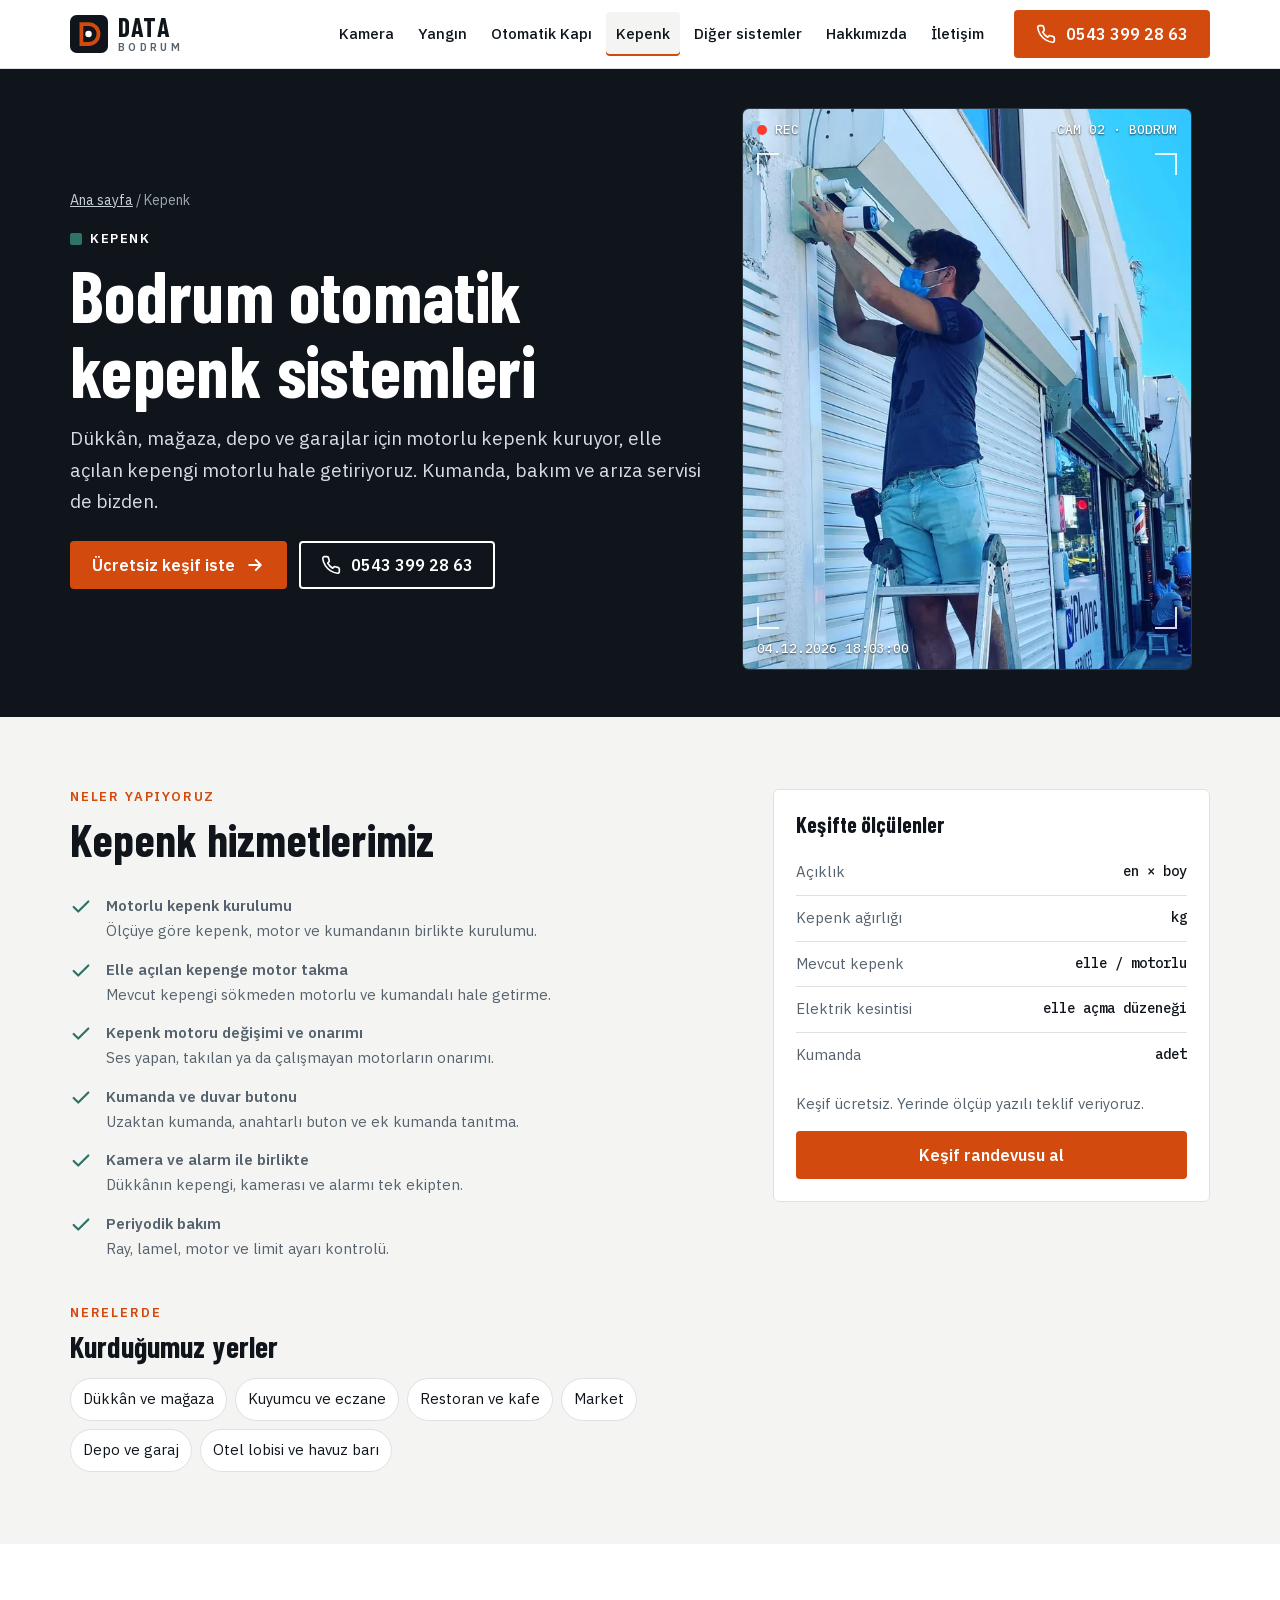
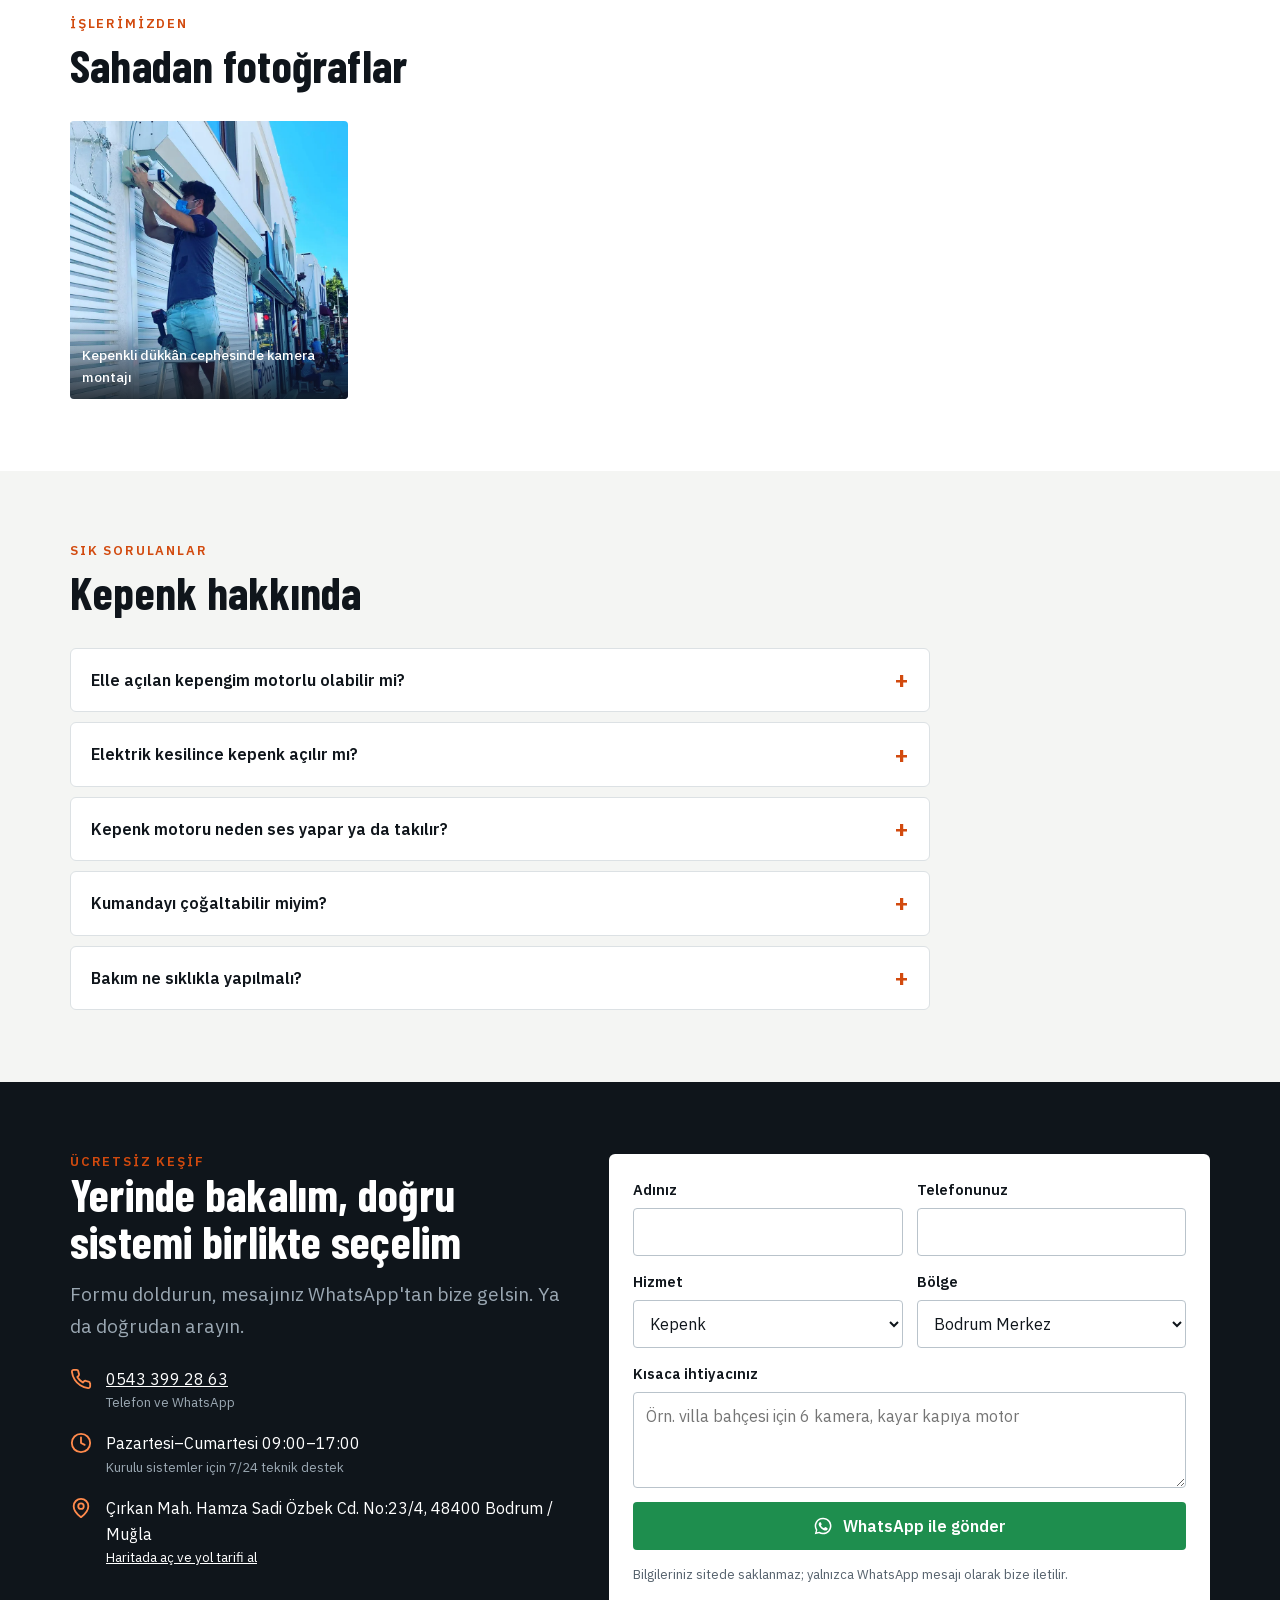
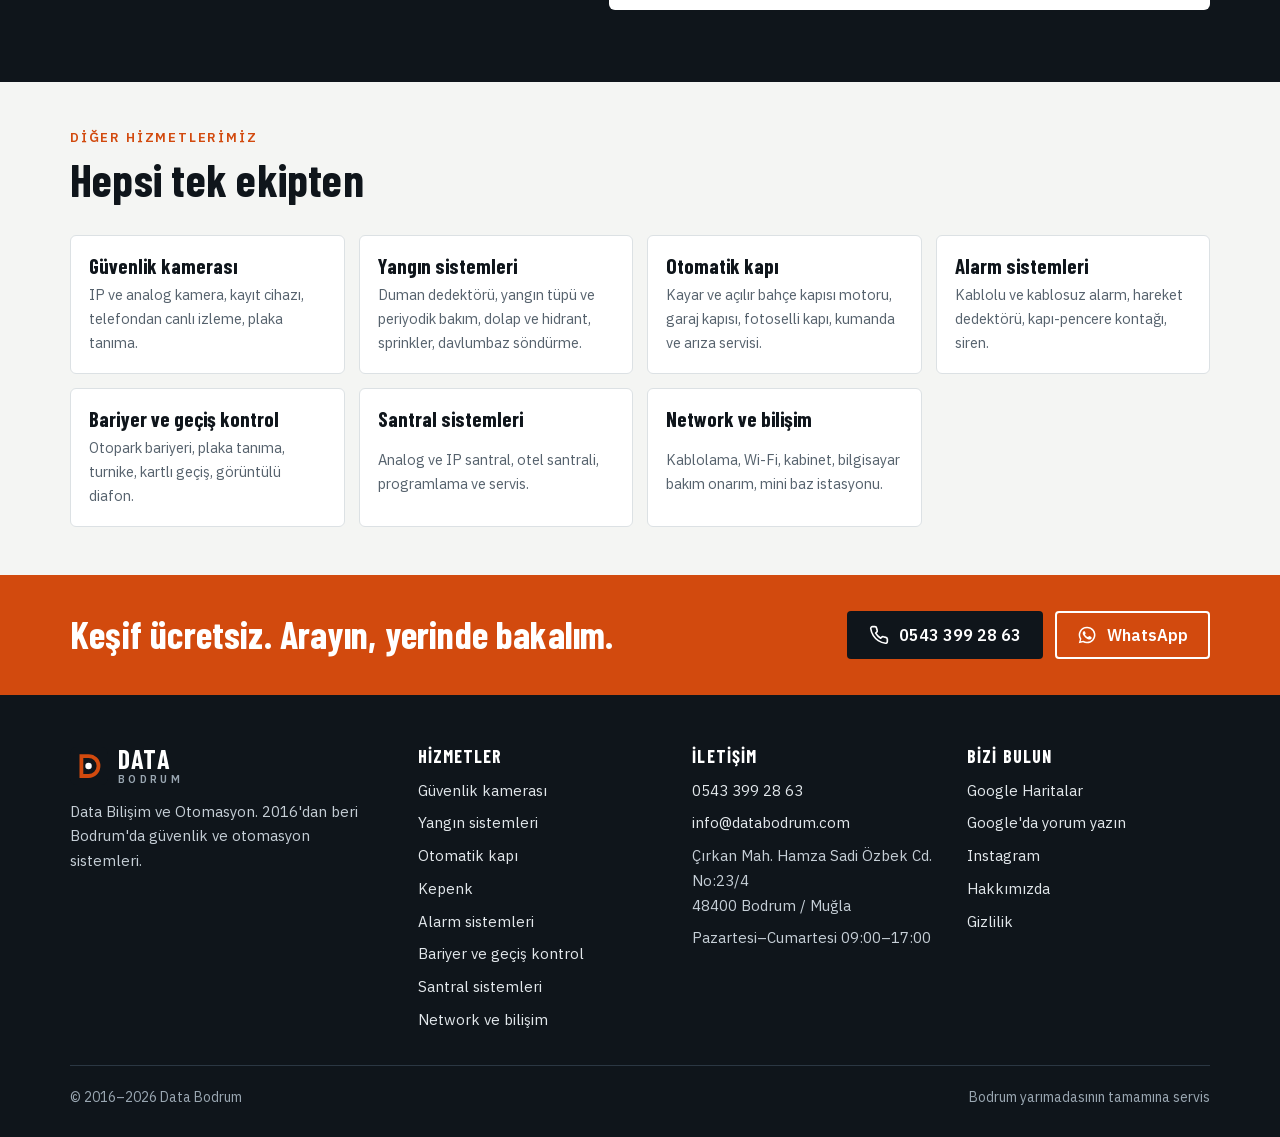
<file: kepenk/index.html>
<!doctype html>
<html lang="tr">
<head>
<meta charset="utf-8">
<meta name="viewport" content="width=device-width, initial-scale=1, viewport-fit=cover">
<title>Bodrum Otomatik Kepenk | Motorlu Kepenk Kurulumu ve Servisi – Data Bodrum</title>
<meta name="description" content="Bodrum&#x27;da dükkân, mağaza, depo ve garajlar için motorlu kepenk kurulumu, elle açılan kepenge motor takma, kumanda, bakım ve arıza servisi: 0543 399 28 63">
<link rel="canonical" href="https://databodrum.com/kepenk/">
<meta name="theme-color" content="#0F151B">
<meta property="og:type" content="website">
<meta property="og:locale" content="tr_TR">
<meta property="og:site_name" content="Data Bodrum">
<meta property="og:title" content="Bodrum Otomatik Kepenk | Motorlu Kepenk Kurulumu ve Servisi – Data Bodrum">
<meta property="og:description" content="Bodrum&#x27;da dükkân, mağaza, depo ve garajlar için motorlu kepenk kurulumu, elle açılan kepenge motor takma, kumanda, bakım ve arıza servisi: 0543 399 28 63">
<meta property="og:url" content="https://databodrum.com/kepenk/">
<meta property="og:image" content="https://databodrum.com/assets/og.jpg">
<meta name="twitter:card" content="summary_large_image">
<link rel="icon" href="../assets/favicon.svg" type="image/svg+xml">
<link rel="apple-touch-icon" href="../assets/apple-touch-icon.png">
<link rel="preload" href="../assets/fonts/barlow-condensed-700-latin.woff2" as="font" type="font/woff2" crossorigin>
<link rel="preload" href="../assets/fonts/ibm-plex-sans-400-latin.woff2" as="font" type="font/woff2" crossorigin>
<link rel="stylesheet" href="../assets/styles.css">
<script type="application/ld+json">{"@context": "https://schema.org", "@type": "LocalBusiness", "@id": "https://databodrum.com/#isletme", "name": "Data Bodrum", "alternateName": "Data Bilişim ve Otomasyon", "url": "https://databodrum.com/", "telephone": "+90 543 399 28 63", "email": "info@databodrum.com", "foundingDate": "2016", "image": "https://databodrum.com/assets/og.jpg", "logo": "https://databodrum.com/assets/apple-touch-icon.png", "description": "Bodrum'da güvenlik kamerası, yangın algılama ve söndürme, otomatik kapı, bariyer ve motorlu kepenk sistemleri kurulumu, bakımı ve 7/24 teknik destek.", "address": {"@type": "PostalAddress", "streetAddress": "Çırkan Mah. Hamza Sadi Özbek Cd. No:23/4", "addressLocality": "Bodrum", "addressRegion": "Muğla", "postalCode": "48400", "addressCountry": "TR"}, "geo": {"@type": "GeoCoordinates", "latitude": 37.0552033, "longitude": 27.3990376}, "hasMap": "https://www.google.com/maps?cid=14666570202706644658", "openingHoursSpecification": [{"@type": "OpeningHoursSpecification", "dayOfWeek": ["Monday", "Tuesday", "Wednesday", "Thursday", "Friday", "Saturday"], "opens": "09:00", "closes": "17:00"}], "areaServed": [{"@type": "Place", "name": "Bodrum Merkez, Bodrum"}, {"@type": "Place", "name": "Konacık, Bodrum"}, {"@type": "Place", "name": "Gümbet, Bodrum"}, {"@type": "Place", "name": "Bitez, Bodrum"}, {"@type": "Place", "name": "Ortakent, Bodrum"}, {"@type": "Place", "name": "Yahşi, Bodrum"}, {"@type": "Place", "name": "Turgutreis, Bodrum"}, {"@type": "Place", "name": "Akyarlar, Bodrum"}, {"@type": "Place", "name": "Gümüşlük, Bodrum"}, {"@type": "Place", "name": "Yalıkavak, Bodrum"}, {"@type": "Place", "name": "Gündoğan, Bodrum"}, {"@type": "Place", "name": "Göltürkbükü, Bodrum"}, {"@type": "Place", "name": "Torba, Bodrum"}], "sameAs": ["https://www.instagram.com/databodrum/"], "hasOfferCatalog": {"@type": "OfferCatalog", "name": "Hizmetler", "itemListElement": [{"@type": "Offer", "itemOffered": {"@type": "Service", "name": "Güvenlik kamerası", "url": "https://databodrum.com/bodrum-guvenlik-kamera-sistemleri/"}}, {"@type": "Offer", "itemOffered": {"@type": "Service", "name": "Yangın sistemleri", "url": "https://databodrum.com/yangin-sistemleri/"}}, {"@type": "Offer", "itemOffered": {"@type": "Service", "name": "Otomatik kapı", "url": "https://databodrum.com/otomatik-kapi/"}}, {"@type": "Offer", "itemOffered": {"@type": "Service", "name": "Kepenk", "url": "https://databodrum.com/kepenk/"}}, {"@type": "Offer", "itemOffered": {"@type": "Service", "name": "Alarm sistemleri", "url": "https://databodrum.com/alarm-sistemleri/"}}, {"@type": "Offer", "itemOffered": {"@type": "Service", "name": "Bariyer ve geçiş kontrol", "url": "https://databodrum.com/bariyer-gecis-kontrol/"}}, {"@type": "Offer", "itemOffered": {"@type": "Service", "name": "Santral sistemleri", "url": "https://databodrum.com/santral-sistemleri/"}}, {"@type": "Offer", "itemOffered": {"@type": "Service", "name": "Network ve bilişim", "url": "https://databodrum.com/network-sistemleri/"}}]}}</script>
<script type="application/ld+json">{"@context": "https://schema.org", "@type": "Service", "name": "Bodrum otomatik kepenk sistemleri", "serviceType": "Kepenk", "url": "https://databodrum.com/kepenk/", "description": "Bodrum'da dükkân, mağaza, depo ve garajlar için motorlu kepenk kurulumu, elle açılan kepenge motor takma, kumanda, bakım ve arıza servisi: 0543 399 28 63", "provider": {"@id": "https://databodrum.com/#isletme"}, "areaServed": [{"@type": "Place", "name": "Bodrum Merkez, Bodrum"}, {"@type": "Place", "name": "Konacık, Bodrum"}, {"@type": "Place", "name": "Gümbet, Bodrum"}, {"@type": "Place", "name": "Bitez, Bodrum"}, {"@type": "Place", "name": "Ortakent, Bodrum"}, {"@type": "Place", "name": "Yahşi, Bodrum"}, {"@type": "Place", "name": "Turgutreis, Bodrum"}, {"@type": "Place", "name": "Akyarlar, Bodrum"}, {"@type": "Place", "name": "Gümüşlük, Bodrum"}, {"@type": "Place", "name": "Yalıkavak, Bodrum"}, {"@type": "Place", "name": "Gündoğan, Bodrum"}, {"@type": "Place", "name": "Göltürkbükü, Bodrum"}, {"@type": "Place", "name": "Torba, Bodrum"}]}</script>
<script type="application/ld+json">{"@context": "https://schema.org", "@type": "FAQPage", "mainEntity": [{"@type": "Question", "name": "Elle açılan kepengim motorlu olabilir mi?", "acceptedAnswer": {"@type": "Answer", "text": "Çoğu kepenge motor eklenebilir. Keşifte kepengin ölçüsüne ve ağırlığına göre motoru seçiyor, mümkünse mevcut kepengi kullanıyoruz."}}, {"@type": "Question", "name": "Elektrik kesilince kepenk açılır mı?", "acceptedAnswer": {"@type": "Answer", "text": "Kepenk motorlarında elle açma düzeneği bulunur; kesinti sırasında kepenk elle açılıp kapatılabilir."}}, {"@type": "Question", "name": "Kepenk motoru neden ses yapar ya da takılır?", "acceptedAnswer": {"@type": "Answer", "text": "Ray kirlenmesi, lamel eğilmesi ya da limit ayarı en sık sebeplerdir. Yerinde kontrol edip onarıyoruz."}}, {"@type": "Question", "name": "Kumandayı çoğaltabilir miyim?", "acceptedAnswer": {"@type": "Answer", "text": "Evet. Ek kumandayı mevcut motorunuza tanıtıyoruz."}}, {"@type": "Question", "name": "Bakım ne sıklıkla yapılmalı?", "acceptedAnswer": {"@type": "Answer", "text": "Yılda bir kontrol önerilir. Sezon öncesi bakım, yazın yoğun dönemde arıza riskini azaltır."}}]}</script>
<script type="application/ld+json">{"@context": "https://schema.org", "@type": "BreadcrumbList", "itemListElement": [{"@type": "ListItem", "position": 1, "name": "Ana sayfa", "item": "https://databodrum.com/"}, {"@type": "ListItem", "position": 2, "name": "Kepenk", "item": "https://databodrum.com/kepenk/"}]}</script>
</head>
<body>
<a class="skip" href="#icerik">İçeriğe geç</a>
<header class="top"><div class="wrap">
<a class="logo" href="../" aria-label="Data Bodrum ana sayfa"><svg class="logo-mark" viewBox="0 0 40 40" aria-hidden="true"><rect width="40" height="40" rx="7" fill="#0F151B"/><path d="M12 9.5h7.5a10.5 10.5 0 0 1 0 21H12z" fill="none" stroke="#D24A0E" stroke-width="4"/><circle cx="19.5" cy="20" r="3.4" fill="#fff"/></svg><span class="logo-text"><b>DATA</b><span>BODRUM</span></span></a>
<nav class="nav" aria-label="Ana menü"><a href="../bodrum-guvenlik-kamera-sistemleri/">Kamera</a><a href="../yangin-sistemleri/">Yangın</a><a href="../otomatik-kapi/">Otomatik Kapı</a><a href="../kepenk/" aria-current=page>Kepenk</a><a href="../#diger">Diğer sistemler</a><a href="../hakkimizda/">Hakkımızda</a><a href="../iletisim/">İletişim</a></nav>
<a class="btn btn-primary top-call" href="tel:+905433992863"><svg viewBox="0 0 24 24" fill="none" stroke="currentColor" stroke-width="2" stroke-linecap="round" stroke-linejoin="round" aria-hidden="true"><path d="M22 16.9v3a2 2 0 0 1-2.2 2 19.8 19.8 0 0 1-8.6-3.1 19.5 19.5 0 0 1-6-6A19.8 19.8 0 0 1 2.1 4.2 2 2 0 0 1 4.1 2h3a2 2 0 0 1 2 1.7c.1.9.4 1.8.7 2.7a2 2 0 0 1-.5 2.1L8 9.8a16 16 0 0 0 6 6l1.3-1.3a2 2 0 0 1 2.1-.4c.9.3 1.8.6 2.7.7a2 2 0 0 1 1.7 2z"/></svg>0543 399 28 63</a>
<details class="menu"><summary aria-label="Menüyü aç"><svg viewBox="0 0 24 24" fill="none" stroke="currentColor" stroke-width="2" stroke-linecap="round" aria-hidden="true"><path d="M3 6h18M3 12h18M3 18h18"/></svg></summary><nav class="menu-panel" aria-label="Mobil menü"><a href="../bodrum-guvenlik-kamera-sistemleri/">Kamera</a><a href="../yangin-sistemleri/">Yangın</a><a href="../otomatik-kapi/">Otomatik Kapı</a><a href="../kepenk/">Kepenk</a><a href="../#diger">Diğer sistemler</a><a href="../hakkimizda/">Hakkımızda</a><a href="../iletisim/">İletişim</a><a href="tel:+905433992863">Ara: 0543 399 28 63</a></nav></details>
</div></header>
<main id="icerik">

<section class="page-hero"><div class="wrap">
<div>
<nav class="crumbs" aria-label="Konum"><a href="../">Ana sayfa</a> / Kepenk</nav>
<p class="tagline" style="color:#fff"><i style="background:var(--shutter)"></i>Kepenk</p>
<h1>Bodrum otomatik kepenk sistemleri</h1>
<p class="lead">Dükkân, mağaza, depo ve garajlar için motorlu kepenk kuruyor, elle açılan kepengi motorlu hale getiriyoruz. Kumanda, bakım ve arıza servisi de bizden.</p>
<div class="btns"><a class="btn btn-primary" href="#teklif">Ücretsiz keşif iste<svg viewBox="0 0 24 24" fill="none" stroke="currentColor" stroke-width="2.2" stroke-linecap="round" stroke-linejoin="round" aria-hidden="true"><path d="M5 12h14M13 6l6 6-6 6"/></svg></a><a class="btn btn-line" href="tel:+905433992863"><svg viewBox="0 0 24 24" fill="none" stroke="currentColor" stroke-width="2" stroke-linecap="round" stroke-linejoin="round" aria-hidden="true"><path d="M22 16.9v3a2 2 0 0 1-2.2 2 19.8 19.8 0 0 1-8.6-3.1 19.5 19.5 0 0 1-6-6A19.8 19.8 0 0 1 2.1 4.2 2 2 0 0 1 4.1 2h3a2 2 0 0 1 2 1.7c.1.9.4 1.8.7 2.7a2 2 0 0 1-.5 2.1L8 9.8a16 16 0 0 0 6 6l1.3-1.3a2 2 0 0 1 2.1-.4c.9.3 1.8.6 2.7.7a2 2 0 0 1 1.7 2z"/></svg>0543 399 28 63</a></div>
</div>
<div class="cctv"><img src="../assets/img/kamera-montaj-dukkan-800.webp" srcset="../assets/img/kamera-montaj-dukkan-800.webp 800w, ../assets/img/kamera-montaj-dukkan-1400.webp 1400w" sizes="(max-width: 860px) 100vw, 45vw" width="800" height="800" alt="Kepenkli dükkân cephesinde güvenlik kamerası montajı yapan teknisyen" fetchpriority="high"><div class="cctv-hud" aria-hidden="true"><span class="rec"><i></i>REC</span><span class="cam">CAM 02 · BODRUM</span><span class="corner c1"></span><span class="corner c2"></span><span class="corner c3"></span><span class="corner c4"></span><span class="ts" data-clock>--.--.---- --:--:--</span></div></div>
</div></section>

<section class="sec" aria-labelledby="neler-h"><div class="wrap split k-shutter">
<div><div class="sec-head"><p class="eyebrow">Neler yapıyoruz</p><h2 id="neler-h">Kepenk hizmetlerimiz</h2></div>
<ul class="checks"><li><svg viewBox="0 0 24 24" fill="none" stroke="currentColor" stroke-width="2.4" stroke-linecap="round" stroke-linejoin="round" aria-hidden="true"><path d="M20 6 9 17l-5-5"/></svg><span><b>Motorlu kepenk kurulumu</b><span>Ölçüye göre kepenk, motor ve kumandanın birlikte kurulumu.</span></span></li><li><svg viewBox="0 0 24 24" fill="none" stroke="currentColor" stroke-width="2.4" stroke-linecap="round" stroke-linejoin="round" aria-hidden="true"><path d="M20 6 9 17l-5-5"/></svg><span><b>Elle açılan kepenge motor takma</b><span>Mevcut kepengi sökmeden motorlu ve kumandalı hale getirme.</span></span></li><li><svg viewBox="0 0 24 24" fill="none" stroke="currentColor" stroke-width="2.4" stroke-linecap="round" stroke-linejoin="round" aria-hidden="true"><path d="M20 6 9 17l-5-5"/></svg><span><b>Kepenk motoru değişimi ve onarımı</b><span>Ses yapan, takılan ya da çalışmayan motorların onarımı.</span></span></li><li><svg viewBox="0 0 24 24" fill="none" stroke="currentColor" stroke-width="2.4" stroke-linecap="round" stroke-linejoin="round" aria-hidden="true"><path d="M20 6 9 17l-5-5"/></svg><span><b>Kumanda ve duvar butonu</b><span>Uzaktan kumanda, anahtarlı buton ve ek kumanda tanıtma.</span></span></li><li><svg viewBox="0 0 24 24" fill="none" stroke="currentColor" stroke-width="2.4" stroke-linecap="round" stroke-linejoin="round" aria-hidden="true"><path d="M20 6 9 17l-5-5"/></svg><span><b>Kamera ve alarm ile birlikte</b><span>Dükkânın kepengi, kamerası ve alarmı tek ekipten.</span></span></li><li><svg viewBox="0 0 24 24" fill="none" stroke="currentColor" stroke-width="2.4" stroke-linecap="round" stroke-linejoin="round" aria-hidden="true"><path d="M20 6 9 17l-5-5"/></svg><span><b>Periyodik bakım</b><span>Ray, lamel, motor ve limit ayarı kontrolü.</span></span></li></ul>
<div class="sec-head" style="margin:44px 0 16px"><p class="eyebrow">Nerelerde</p><h2 style="font-size:30px">Kurduğumuz yerler</h2></div>
<ul class="areas"><li>Dükkân ve mağaza</li><li>Kuyumcu ve eczane</li><li>Restoran ve kafe</li><li>Market</li><li>Depo ve garaj</li><li>Otel lobisi ve havuz barı</li></ul>
</div>
<aside class="aside"><h3>Keşifte ölçülenler</h3><dl class="spec"><div><dt>Açıklık</dt><dd>en × boy</dd></div><div><dt>Kepenk ağırlığı</dt><dd>kg</dd></div><div><dt>Mevcut kepenk</dt><dd>elle / motorlu</dd></div><div><dt>Elektrik kesintisi</dt><dd>elle açma düzeneği</dd></div><div><dt>Kumanda</dt><dd>adet</dd></div></dl>
<p class="muted" style="font-size:15px">Keşif ücretsiz. Yerinde ölçüp yazılı teklif veriyoruz.</p>
<a class="btn btn-primary" href="#teklif">Keşif randevusu al</a></aside>
</div></section>
<section class="sec sec-white" aria-labelledby="g-h"><div class="wrap"><div class="sec-head"><p class="eyebrow">İşlerimizden</p><h2 id="g-h">Sahadan fotoğraflar</h2></div><div class="gallery"><figure><img src="../assets/img/kamera-montaj-dukkan-800.webp" srcset="../assets/img/kamera-montaj-dukkan-800.webp 800w, ../assets/img/kamera-montaj-dukkan-1400.webp 1400w" sizes="(max-width:860px) 50vw, 25vw" width="800" height="800" alt="Kepenkli dükkân cephesinde kamera montajı" loading="lazy" decoding="async"><figcaption>Kepenkli dükkân cephesinde kamera montajı</figcaption></figure></div></div></section>
<section class="sec" aria-labelledby="sss-h"><div class="wrap">
<div class="sec-head"><p class="eyebrow">Sık sorulanlar</p><h2 id="sss-h">Kepenk hakkında</h2></div>
<div class="faq"><details><summary>Elle açılan kepengim motorlu olabilir mi?</summary><p>Çoğu kepenge motor eklenebilir. Keşifte kepengin ölçüsüne ve ağırlığına göre motoru seçiyor, mümkünse mevcut kepengi kullanıyoruz.</p></details><details><summary>Elektrik kesilince kepenk açılır mı?</summary><p>Kepenk motorlarında elle açma düzeneği bulunur; kesinti sırasında kepenk elle açılıp kapatılabilir.</p></details><details><summary>Kepenk motoru neden ses yapar ya da takılır?</summary><p>Ray kirlenmesi, lamel eğilmesi ya da limit ayarı en sık sebeplerdir. Yerinde kontrol edip onarıyoruz.</p></details><details><summary>Kumandayı çoğaltabilir miyim?</summary><p>Evet. Ek kumandayı mevcut motorunuza tanıtıyoruz.</p></details><details><summary>Bakım ne sıklıkla yapılmalı?</summary><p>Yılda bir kontrol önerilir. Sezon öncesi bakım, yazın yoğun dönemde arıza riskini azaltır.</p></details></div>
</div></section>
<section class="sec sec-dark" id="teklif" aria-labelledby="teklif-h"><div class="wrap quote">
<div>
<p class="eyebrow">Ücretsiz keşif</p>
<h2 id="teklif-h">Yerinde bakalım, doğru sistemi birlikte seçelim</h2>
<p class="lead muted" style="margin-top:14px">Formu doldurun, mesajınız WhatsApp'tan bize gelsin. Ya da doğrudan arayın.</p>
<ul class="contact-list">
<li><svg viewBox="0 0 24 24" fill="none" stroke="currentColor" stroke-width="2" stroke-linecap="round" stroke-linejoin="round" aria-hidden="true"><path d="M22 16.9v3a2 2 0 0 1-2.2 2 19.8 19.8 0 0 1-8.6-3.1 19.5 19.5 0 0 1-6-6A19.8 19.8 0 0 1 2.1 4.2 2 2 0 0 1 4.1 2h3a2 2 0 0 1 2 1.7c.1.9.4 1.8.7 2.7a2 2 0 0 1-.5 2.1L8 9.8a16 16 0 0 0 6 6l1.3-1.3a2 2 0 0 1 2.1-.4c.9.3 1.8.6 2.7.7a2 2 0 0 1 1.7 2z"/></svg><span><a href="tel:+905433992863">0543 399 28 63</a><small>Telefon ve WhatsApp</small></span></li>
<li><svg viewBox="0 0 24 24" fill="none" stroke="currentColor" stroke-width="2" stroke-linecap="round" stroke-linejoin="round" aria-hidden="true"><circle cx="12" cy="12" r="10"/><path d="M12 6v6l4 2"/></svg><span>Pazartesi–Cumartesi 09:00–17:00<small>Kurulu sistemler için 7/24 teknik destek</small></span></li>
<li><svg viewBox="0 0 24 24" fill="none" stroke="currentColor" stroke-width="2" stroke-linecap="round" stroke-linejoin="round" aria-hidden="true"><path d="M20 10c0 6-8 12-8 12S4 16 4 10a8 8 0 0 1 16 0z"/><circle cx="12" cy="10" r="3"/></svg><span>Çırkan Mah. Hamza Sadi Özbek Cd. No:23/4, 48400 Bodrum / Muğla<small><a href="https://www.google.com/maps?cid=14666570202706644658" rel="noopener">Haritada aç ve yol tarifi al</a></small></span></li>
</ul>
</div>
<form class="qf" id="qf" novalidate>
<div class="row">
<label for="qf-ad">Adınız<input id="qf-ad" name="ad" autocomplete="name" required></label>
<label for="qf-tel">Telefonunuz<input id="qf-tel" name="tel" type="tel" autocomplete="tel" inputmode="tel" required></label>
</div>
<div class="row">
<label for="qf-hizmet">Hizmet<select id="qf-hizmet" name="hizmet"><option>Güvenlik kamerası</option><option>Yangın sistemleri</option><option>Otomatik kapı</option><option selected>Kepenk</option><option>Alarm sistemleri</option><option>Bariyer ve geçiş kontrol</option><option>Santral sistemleri</option><option>Network ve bilişim</option></select></label>
<label for="qf-bolge">Bölge<select id="qf-bolge" name="bolge"><option>Bodrum Merkez</option><option>Konacık</option><option>Gümbet</option><option>Bitez</option><option>Ortakent</option><option>Yahşi</option><option>Turgutreis</option><option>Akyarlar</option><option>Gümüşlük</option><option>Yalıkavak</option><option>Gündoğan</option><option>Göltürkbükü</option><option>Torba</option><option>Diğer</option></select></label>
</div>
<label for="qf-not">Kısaca ihtiyacınız<textarea id="qf-not" name="not" placeholder="Örn. villa bahçesi için 6 kamera, kayar kapıya motor"></textarea></label>
<p class="err" id="qf-err" role="alert" hidden>Lütfen adınızı ve telefonunuzu yazın.</p>
<button class="btn btn-wa" type="submit"><svg viewBox="0 0 24 24" fill="currentColor" aria-hidden="true"><path d="M12 2a9.9 9.9 0 0 0-8.5 15l-1.4 5 5.1-1.3A10 10 0 1 0 12 2zm0 18.2a8.2 8.2 0 0 1-4.2-1.2l-.3-.2-3 .8.8-3-.2-.3A8.2 8.2 0 1 1 12 20.2zm4.5-6.1c-.2-.1-1.5-.7-1.7-.8s-.4-.1-.6.1-.7.8-.8 1-.3.2-.5.1a6.7 6.7 0 0 1-3.3-2.9c-.3-.4.3-.4.7-1.4.1-.2 0-.3 0-.5l-.8-1.8c-.2-.5-.4-.4-.6-.4h-.5a1 1 0 0 0-.7.3 3 3 0 0 0-.9 2.2 5.2 5.2 0 0 0 1.1 2.7 11.8 11.8 0 0 0 4.5 4c1.7.7 2.3.8 3.2.6a2.7 2.7 0 0 0 1.8-1.2 2.2 2.2 0 0 0 .1-1.3c0-.1-.2-.2-.5-.3z"/></svg>WhatsApp ile gönder</button>
<p class="hint">Bilgileriniz sitede saklanmaz; yalnızca WhatsApp mesajı olarak bize iletilir.</p>
</form>
</div></section>

<section class="sec sec-tight" aria-labelledby="diger-h"><div class="wrap">
<div class="sec-head"><p class="eyebrow">Diğer hizmetlerimiz</p><h2 id="diger-h">Hepsi tek ekipten</h2></div>
<div class="minis"><a class="mini" href="../bodrum-guvenlik-kamera-sistemleri/"><b>Güvenlik kamerası</b><span>IP ve analog kamera, kayıt cihazı, telefondan canlı izleme, plaka tanıma.</span></a><a class="mini" href="../yangin-sistemleri/"><b>Yangın sistemleri</b><span>Duman dedektörü, yangın tüpü ve periyodik bakım, dolap ve hidrant, sprinkler, davlumbaz söndürme.</span></a><a class="mini" href="../otomatik-kapi/"><b>Otomatik kapı</b><span>Kayar ve açılır bahçe kapısı motoru, garaj kapısı, fotoselli kapı, kumanda ve arıza servisi.</span></a><a class="mini" href="../alarm-sistemleri/"><b>Alarm sistemleri</b><span>Kablolu ve kablosuz alarm, hareket dedektörü, kapı-pencere kontağı, siren.</span></a><a class="mini" href="../bariyer-gecis-kontrol/"><b>Bariyer ve geçiş kontrol</b><span>Otopark bariyeri, plaka tanıma, turnike, kartlı geçiş, görüntülü diafon.</span></a><a class="mini" href="../santral-sistemleri/"><b>Santral sistemleri</b><span>Analog ve IP santral, otel santrali, programlama ve servis.</span></a><a class="mini" href="../network-sistemleri/"><b>Network ve bilişim</b><span>Kablolama, Wi-Fi, kabinet, bilgisayar bakım onarım, mini baz istasyonu.</span></a></div></div></section>
</main>
<section class="cta"><div class="wrap"><h2>Keşif ücretsiz. Arayın, yerinde bakalım.</h2>
<div class="btns"><a class="btn btn-primary" href="tel:+905433992863"><svg viewBox="0 0 24 24" fill="none" stroke="currentColor" stroke-width="2" stroke-linecap="round" stroke-linejoin="round" aria-hidden="true"><path d="M22 16.9v3a2 2 0 0 1-2.2 2 19.8 19.8 0 0 1-8.6-3.1 19.5 19.5 0 0 1-6-6A19.8 19.8 0 0 1 2.1 4.2 2 2 0 0 1 4.1 2h3a2 2 0 0 1 2 1.7c.1.9.4 1.8.7 2.7a2 2 0 0 1-.5 2.1L8 9.8a16 16 0 0 0 6 6l1.3-1.3a2 2 0 0 1 2.1-.4c.9.3 1.8.6 2.7.7a2 2 0 0 1 1.7 2z"/></svg>0543 399 28 63</a><a class="btn btn-line" href="https://wa.me/905433992863" rel="noopener"><svg viewBox="0 0 24 24" fill="currentColor" aria-hidden="true"><path d="M12 2a9.9 9.9 0 0 0-8.5 15l-1.4 5 5.1-1.3A10 10 0 1 0 12 2zm0 18.2a8.2 8.2 0 0 1-4.2-1.2l-.3-.2-3 .8.8-3-.2-.3A8.2 8.2 0 1 1 12 20.2zm4.5-6.1c-.2-.1-1.5-.7-1.7-.8s-.4-.1-.6.1-.7.8-.8 1-.3.2-.5.1a6.7 6.7 0 0 1-3.3-2.9c-.3-.4.3-.4.7-1.4.1-.2 0-.3 0-.5l-.8-1.8c-.2-.5-.4-.4-.6-.4h-.5a1 1 0 0 0-.7.3 3 3 0 0 0-.9 2.2 5.2 5.2 0 0 0 1.1 2.7 11.8 11.8 0 0 0 4.5 4c1.7.7 2.3.8 3.2.6a2.7 2.7 0 0 0 1.8-1.2 2.2 2.2 0 0 0 .1-1.3c0-.1-.2-.2-.5-.3z"/></svg>WhatsApp</a></div></div></section>
<footer class="foot"><div class="wrap">
<div><a class="logo" href="../"><svg class="logo-mark" viewBox="0 0 40 40" aria-hidden="true"><rect width="40" height="40" rx="7" fill="#0F151B"/><path d="M12 9.5h7.5a10.5 10.5 0 0 1 0 21H12z" fill="none" stroke="#D24A0E" stroke-width="4"/><circle cx="19.5" cy="20" r="3.4" fill="#fff"/></svg><span class="logo-text"><b>DATA</b><span>BODRUM</span></span></a>
<p>Data Bilişim ve Otomasyon. 2016'dan beri Bodrum'da güvenlik ve otomasyon sistemleri.</p></div>
<div><h3>Hizmetler</h3><ul><li><a href="../bodrum-guvenlik-kamera-sistemleri/">Güvenlik kamerası</a></li><li><a href="../yangin-sistemleri/">Yangın sistemleri</a></li><li><a href="../otomatik-kapi/">Otomatik kapı</a></li><li><a href="../kepenk/">Kepenk</a></li><li><a href="../alarm-sistemleri/">Alarm sistemleri</a></li><li><a href="../bariyer-gecis-kontrol/">Bariyer ve geçiş kontrol</a></li><li><a href="../santral-sistemleri/">Santral sistemleri</a></li><li><a href="../network-sistemleri/">Network ve bilişim</a></li></ul></div>
<div><h3>İletişim</h3><ul><li><a href="tel:+905433992863">0543 399 28 63</a></li><li><a href="mailto:info@databodrum.com">info@databodrum.com</a></li><li>Çırkan Mah. Hamza Sadi Özbek Cd. No:23/4<br>48400 Bodrum / Muğla</li><li>Pazartesi–Cumartesi 09:00–17:00</li></ul></div>
<div><h3>Bizi bulun</h3><ul><li><a href="https://www.google.com/maps?cid=14666570202706644658" rel="noopener">Google Haritalar</a></li><li><a href="https://g.page/r/CbKOqH3kH4rLEBM/review" rel="noopener">Google'da yorum yazın</a></li><li><a href="https://www.instagram.com/databodrum/" rel="noopener">Instagram</a></li><li><a href="../hakkimizda/">Hakkımızda</a></li><li><a href="../gizlilik-politikasi/">Gizlilik</a></li></ul></div>
<div class="foot-bottom"><span>© 2016–<span data-year>2026</span> Data Bodrum</span><span>Bodrum yarımadasının tamamına servis</span></div>
</div></footer>
<nav class="actionbar" aria-label="Hızlı iletişim"><a href="tel:+905433992863"><svg viewBox="0 0 24 24" fill="none" stroke="currentColor" stroke-width="2" stroke-linecap="round" stroke-linejoin="round" aria-hidden="true"><path d="M22 16.9v3a2 2 0 0 1-2.2 2 19.8 19.8 0 0 1-8.6-3.1 19.5 19.5 0 0 1-6-6A19.8 19.8 0 0 1 2.1 4.2 2 2 0 0 1 4.1 2h3a2 2 0 0 1 2 1.7c.1.9.4 1.8.7 2.7a2 2 0 0 1-.5 2.1L8 9.8a16 16 0 0 0 6 6l1.3-1.3a2 2 0 0 1 2.1-.4c.9.3 1.8.6 2.7.7a2 2 0 0 1 1.7 2z"/></svg>Ara</a><a class="wa" href="https://wa.me/905433992863" rel="noopener"><svg viewBox="0 0 24 24" fill="currentColor" aria-hidden="true"><path d="M12 2a9.9 9.9 0 0 0-8.5 15l-1.4 5 5.1-1.3A10 10 0 1 0 12 2zm0 18.2a8.2 8.2 0 0 1-4.2-1.2l-.3-.2-3 .8.8-3-.2-.3A8.2 8.2 0 1 1 12 20.2zm4.5-6.1c-.2-.1-1.5-.7-1.7-.8s-.4-.1-.6.1-.7.8-.8 1-.3.2-.5.1a6.7 6.7 0 0 1-3.3-2.9c-.3-.4.3-.4.7-1.4.1-.2 0-.3 0-.5l-.8-1.8c-.2-.5-.4-.4-.6-.4h-.5a1 1 0 0 0-.7.3 3 3 0 0 0-.9 2.2 5.2 5.2 0 0 0 1.1 2.7 11.8 11.8 0 0 0 4.5 4c1.7.7 2.3.8 3.2.6a2.7 2.7 0 0 0 1.8-1.2 2.2 2.2 0 0 0 .1-1.3c0-.1-.2-.2-.5-.3z"/></svg>WhatsApp</a><a class="ks" href="#teklif"><svg viewBox="0 0 24 24" fill="none" stroke="currentColor" stroke-width="2" stroke-linecap="round" stroke-linejoin="round" aria-hidden="true"><circle cx="11" cy="11" r="8"/><path d="m21 21-4.3-4.3"/></svg>Keşif iste</a></nav>
<script src="../assets/script.js" defer></script>
</body>
</html>
</file>
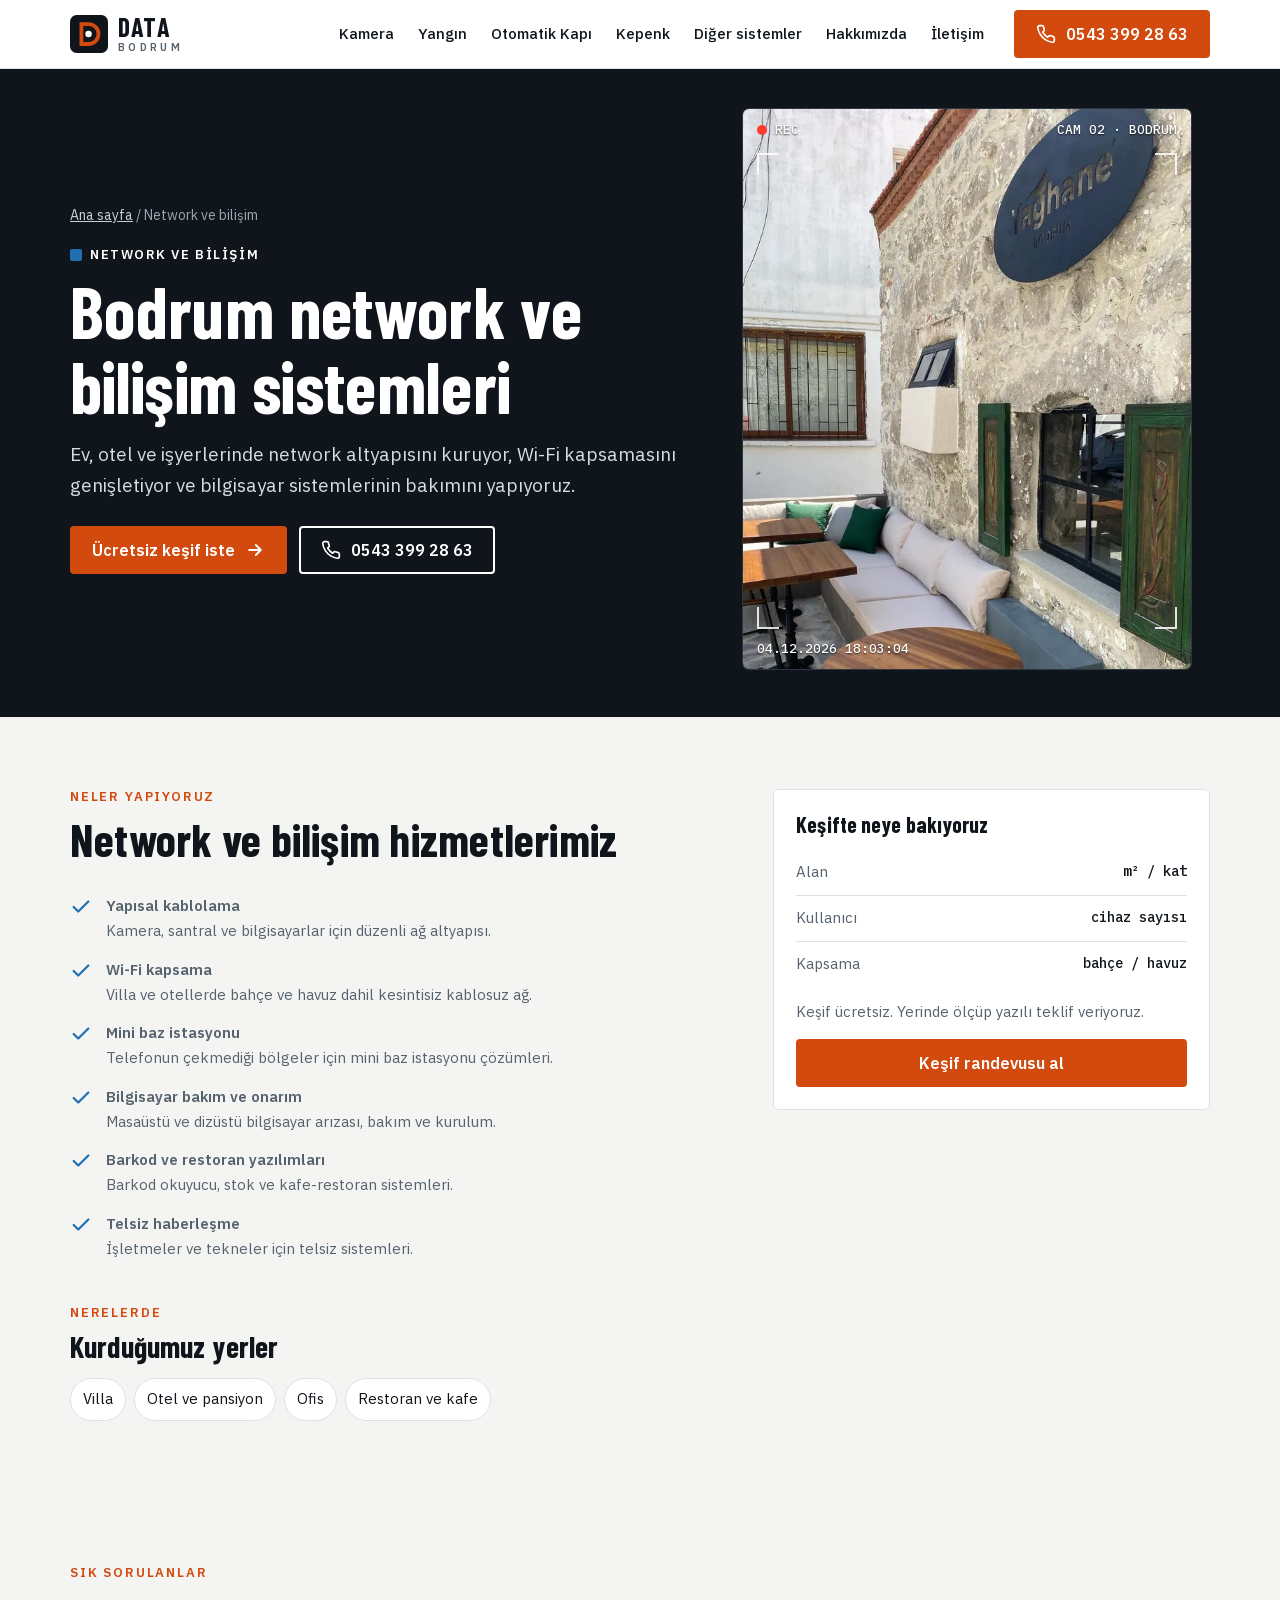
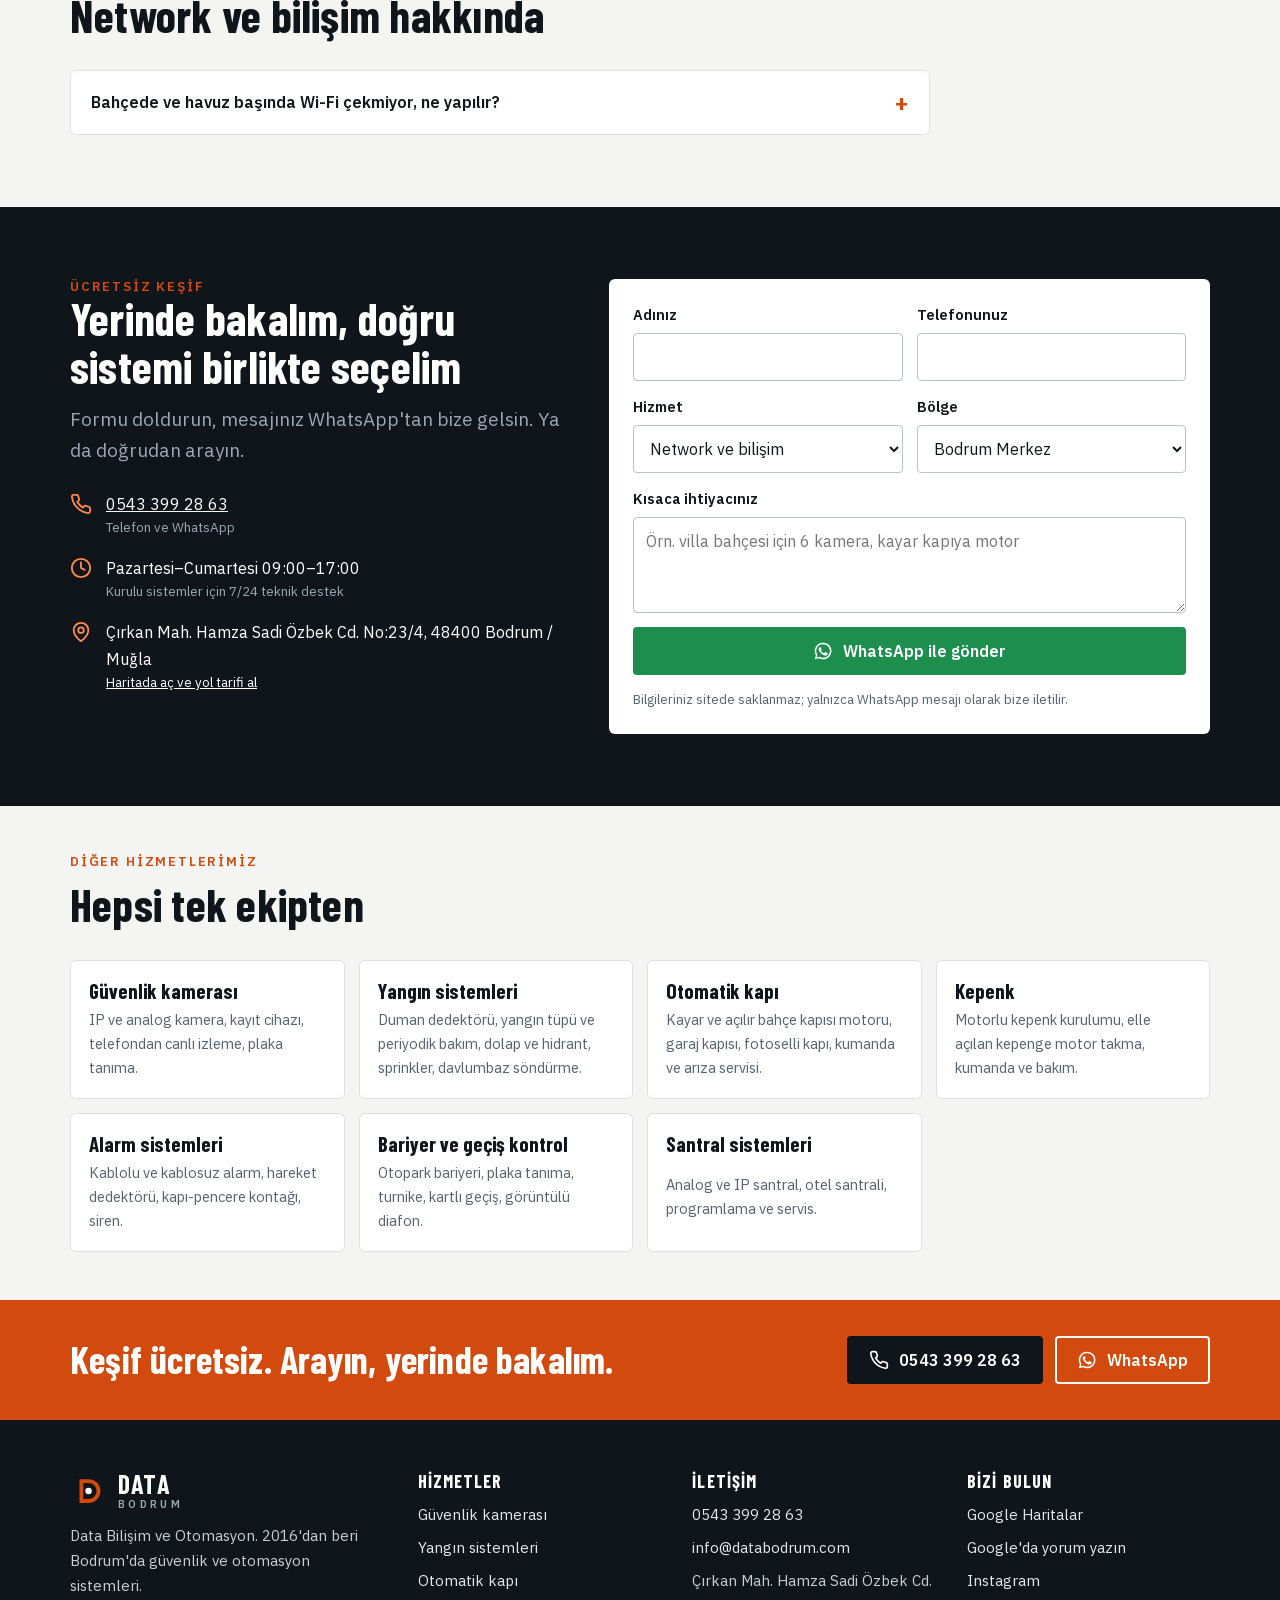
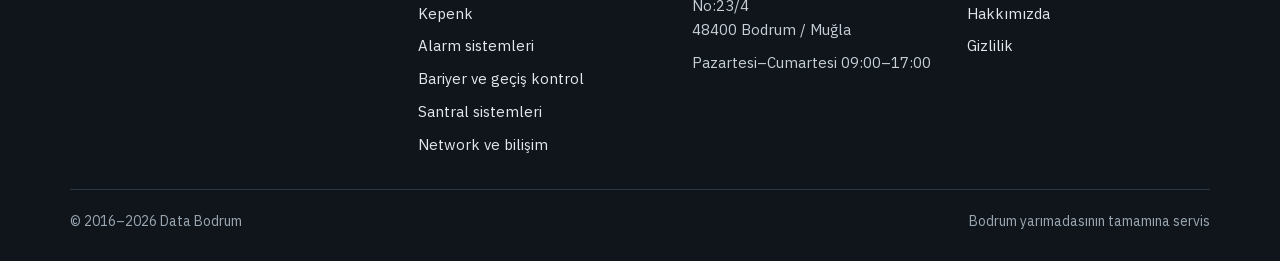
<file: network-sistemleri/index.html>
<!doctype html>
<html lang="tr">
<head>
<meta charset="utf-8">
<meta name="viewport" content="width=device-width, initial-scale=1, viewport-fit=cover">
<title>Bodrum Network ve Kablolama Sistemleri | Wi-Fi, Bilişim – Data Bodrum</title>
<meta name="description" content="Bodrum&#x27;da network kablolama altyapısı, Wi-Fi kapsama, kabinet, bilgisayar bakım onarım ve telefon çekmeyen yerler için mini baz istasyonu: 0543 399 28 63">
<link rel="canonical" href="https://databodrum.com/network-sistemleri/">
<meta name="theme-color" content="#0F151B">
<meta property="og:type" content="website">
<meta property="og:locale" content="tr_TR">
<meta property="og:site_name" content="Data Bodrum">
<meta property="og:title" content="Bodrum Network ve Kablolama Sistemleri | Wi-Fi, Bilişim – Data Bodrum">
<meta property="og:description" content="Bodrum&#x27;da network kablolama altyapısı, Wi-Fi kapsama, kabinet, bilgisayar bakım onarım ve telefon çekmeyen yerler için mini baz istasyonu: 0543 399 28 63">
<meta property="og:url" content="https://databodrum.com/network-sistemleri/">
<meta property="og:image" content="https://databodrum.com/assets/og.jpg">
<meta name="twitter:card" content="summary_large_image">
<link rel="icon" href="../assets/favicon.svg" type="image/svg+xml">
<link rel="apple-touch-icon" href="../assets/apple-touch-icon.png">
<link rel="preload" href="../assets/fonts/barlow-condensed-700-latin.woff2" as="font" type="font/woff2" crossorigin>
<link rel="preload" href="../assets/fonts/ibm-plex-sans-400-latin.woff2" as="font" type="font/woff2" crossorigin>
<link rel="stylesheet" href="../assets/styles.css">
<script type="application/ld+json">{"@context": "https://schema.org", "@type": "LocalBusiness", "@id": "https://databodrum.com/#isletme", "name": "Data Bodrum", "alternateName": "Data Bilişim ve Otomasyon", "url": "https://databodrum.com/", "telephone": "+90 543 399 28 63", "email": "info@databodrum.com", "foundingDate": "2016", "image": "https://databodrum.com/assets/og.jpg", "logo": "https://databodrum.com/assets/apple-touch-icon.png", "description": "Bodrum'da güvenlik kamerası, yangın algılama ve söndürme, otomatik kapı, bariyer ve motorlu kepenk sistemleri kurulumu, bakımı ve 7/24 teknik destek.", "address": {"@type": "PostalAddress", "streetAddress": "Çırkan Mah. Hamza Sadi Özbek Cd. No:23/4", "addressLocality": "Bodrum", "addressRegion": "Muğla", "postalCode": "48400", "addressCountry": "TR"}, "geo": {"@type": "GeoCoordinates", "latitude": 37.0552033, "longitude": 27.3990376}, "hasMap": "https://www.google.com/maps?cid=14666570202706644658", "openingHoursSpecification": [{"@type": "OpeningHoursSpecification", "dayOfWeek": ["Monday", "Tuesday", "Wednesday", "Thursday", "Friday", "Saturday"], "opens": "09:00", "closes": "17:00"}], "areaServed": [{"@type": "Place", "name": "Bodrum Merkez, Bodrum"}, {"@type": "Place", "name": "Konacık, Bodrum"}, {"@type": "Place", "name": "Gümbet, Bodrum"}, {"@type": "Place", "name": "Bitez, Bodrum"}, {"@type": "Place", "name": "Ortakent, Bodrum"}, {"@type": "Place", "name": "Yahşi, Bodrum"}, {"@type": "Place", "name": "Turgutreis, Bodrum"}, {"@type": "Place", "name": "Akyarlar, Bodrum"}, {"@type": "Place", "name": "Gümüşlük, Bodrum"}, {"@type": "Place", "name": "Yalıkavak, Bodrum"}, {"@type": "Place", "name": "Gündoğan, Bodrum"}, {"@type": "Place", "name": "Göltürkbükü, Bodrum"}, {"@type": "Place", "name": "Torba, Bodrum"}], "sameAs": ["https://www.instagram.com/databodrum/"], "hasOfferCatalog": {"@type": "OfferCatalog", "name": "Hizmetler", "itemListElement": [{"@type": "Offer", "itemOffered": {"@type": "Service", "name": "Güvenlik kamerası", "url": "https://databodrum.com/bodrum-guvenlik-kamera-sistemleri/"}}, {"@type": "Offer", "itemOffered": {"@type": "Service", "name": "Yangın sistemleri", "url": "https://databodrum.com/yangin-sistemleri/"}}, {"@type": "Offer", "itemOffered": {"@type": "Service", "name": "Otomatik kapı", "url": "https://databodrum.com/otomatik-kapi/"}}, {"@type": "Offer", "itemOffered": {"@type": "Service", "name": "Kepenk", "url": "https://databodrum.com/kepenk/"}}, {"@type": "Offer", "itemOffered": {"@type": "Service", "name": "Alarm sistemleri", "url": "https://databodrum.com/alarm-sistemleri/"}}, {"@type": "Offer", "itemOffered": {"@type": "Service", "name": "Bariyer ve geçiş kontrol", "url": "https://databodrum.com/bariyer-gecis-kontrol/"}}, {"@type": "Offer", "itemOffered": {"@type": "Service", "name": "Santral sistemleri", "url": "https://databodrum.com/santral-sistemleri/"}}, {"@type": "Offer", "itemOffered": {"@type": "Service", "name": "Network ve bilişim", "url": "https://databodrum.com/network-sistemleri/"}}]}}</script>
<script type="application/ld+json">{"@context": "https://schema.org", "@type": "Service", "name": "Bodrum network ve bilişim sistemleri", "serviceType": "Network ve bilişim", "url": "https://databodrum.com/network-sistemleri/", "description": "Bodrum'da network kablolama altyapısı, Wi-Fi kapsama, kabinet, bilgisayar bakım onarım ve telefon çekmeyen yerler için mini baz istasyonu: 0543 399 28 63", "provider": {"@id": "https://databodrum.com/#isletme"}, "areaServed": [{"@type": "Place", "name": "Bodrum Merkez, Bodrum"}, {"@type": "Place", "name": "Konacık, Bodrum"}, {"@type": "Place", "name": "Gümbet, Bodrum"}, {"@type": "Place", "name": "Bitez, Bodrum"}, {"@type": "Place", "name": "Ortakent, Bodrum"}, {"@type": "Place", "name": "Yahşi, Bodrum"}, {"@type": "Place", "name": "Turgutreis, Bodrum"}, {"@type": "Place", "name": "Akyarlar, Bodrum"}, {"@type": "Place", "name": "Gümüşlük, Bodrum"}, {"@type": "Place", "name": "Yalıkavak, Bodrum"}, {"@type": "Place", "name": "Gündoğan, Bodrum"}, {"@type": "Place", "name": "Göltürkbükü, Bodrum"}, {"@type": "Place", "name": "Torba, Bodrum"}]}</script>
<script type="application/ld+json">{"@context": "https://schema.org", "@type": "FAQPage", "mainEntity": [{"@type": "Question", "name": "Bahçede ve havuz başında Wi-Fi çekmiyor, ne yapılır?", "acceptedAnswer": {"@type": "Answer", "text": "Dış mekâna uygun erişim noktalarıyla kapsama genişletilir; keşifte çekmeyen noktaları ölçüyoruz."}}]}</script>
<script type="application/ld+json">{"@context": "https://schema.org", "@type": "BreadcrumbList", "itemListElement": [{"@type": "ListItem", "position": 1, "name": "Ana sayfa", "item": "https://databodrum.com/"}, {"@type": "ListItem", "position": 2, "name": "Network ve bilişim", "item": "https://databodrum.com/network-sistemleri/"}]}</script>
</head>
<body>
<a class="skip" href="#icerik">İçeriğe geç</a>
<header class="top"><div class="wrap">
<a class="logo" href="../" aria-label="Data Bodrum ana sayfa"><svg class="logo-mark" viewBox="0 0 40 40" aria-hidden="true"><rect width="40" height="40" rx="7" fill="#0F151B"/><path d="M12 9.5h7.5a10.5 10.5 0 0 1 0 21H12z" fill="none" stroke="#D24A0E" stroke-width="4"/><circle cx="19.5" cy="20" r="3.4" fill="#fff"/></svg><span class="logo-text"><b>DATA</b><span>BODRUM</span></span></a>
<nav class="nav" aria-label="Ana menü"><a href="../bodrum-guvenlik-kamera-sistemleri/">Kamera</a><a href="../yangin-sistemleri/">Yangın</a><a href="../otomatik-kapi/">Otomatik Kapı</a><a href="../kepenk/">Kepenk</a><a href="../#diger">Diğer sistemler</a><a href="../hakkimizda/">Hakkımızda</a><a href="../iletisim/">İletişim</a></nav>
<a class="btn btn-primary top-call" href="tel:+905433992863"><svg viewBox="0 0 24 24" fill="none" stroke="currentColor" stroke-width="2" stroke-linecap="round" stroke-linejoin="round" aria-hidden="true"><path d="M22 16.9v3a2 2 0 0 1-2.2 2 19.8 19.8 0 0 1-8.6-3.1 19.5 19.5 0 0 1-6-6A19.8 19.8 0 0 1 2.1 4.2 2 2 0 0 1 4.1 2h3a2 2 0 0 1 2 1.7c.1.9.4 1.8.7 2.7a2 2 0 0 1-.5 2.1L8 9.8a16 16 0 0 0 6 6l1.3-1.3a2 2 0 0 1 2.1-.4c.9.3 1.8.6 2.7.7a2 2 0 0 1 1.7 2z"/></svg>0543 399 28 63</a>
<details class="menu"><summary aria-label="Menüyü aç"><svg viewBox="0 0 24 24" fill="none" stroke="currentColor" stroke-width="2" stroke-linecap="round" aria-hidden="true"><path d="M3 6h18M3 12h18M3 18h18"/></svg></summary><nav class="menu-panel" aria-label="Mobil menü"><a href="../bodrum-guvenlik-kamera-sistemleri/">Kamera</a><a href="../yangin-sistemleri/">Yangın</a><a href="../otomatik-kapi/">Otomatik Kapı</a><a href="../kepenk/">Kepenk</a><a href="../#diger">Diğer sistemler</a><a href="../hakkimizda/">Hakkımızda</a><a href="../iletisim/">İletişim</a><a href="tel:+905433992863">Ara: 0543 399 28 63</a></nav></details>
</div></header>
<main id="icerik">

<section class="page-hero"><div class="wrap">
<div>
<nav class="crumbs" aria-label="Konum"><a href="../">Ana sayfa</a> / Network ve bilişim</nav>
<p class="tagline" style="color:#fff"><i style="background:var(--cam)"></i>Network ve bilişim</p>
<h1>Bodrum network ve bilişim sistemleri</h1>
<p class="lead">Ev, otel ve işyerlerinde network altyapısını kuruyor, Wi-Fi kapsamasını genişletiyor ve bilgisayar sistemlerinin bakımını yapıyoruz.</p>
<div class="btns"><a class="btn btn-primary" href="#teklif">Ücretsiz keşif iste<svg viewBox="0 0 24 24" fill="none" stroke="currentColor" stroke-width="2.2" stroke-linecap="round" stroke-linejoin="round" aria-hidden="true"><path d="M5 12h14M13 6l6 6-6 6"/></svg></a><a class="btn btn-line" href="tel:+905433992863"><svg viewBox="0 0 24 24" fill="none" stroke="currentColor" stroke-width="2" stroke-linecap="round" stroke-linejoin="round" aria-hidden="true"><path d="M22 16.9v3a2 2 0 0 1-2.2 2 19.8 19.8 0 0 1-8.6-3.1 19.5 19.5 0 0 1-6-6A19.8 19.8 0 0 1 2.1 4.2 2 2 0 0 1 4.1 2h3a2 2 0 0 1 2 1.7c.1.9.4 1.8.7 2.7a2 2 0 0 1-.5 2.1L8 9.8a16 16 0 0 0 6 6l1.3-1.3a2 2 0 0 1 2.1-.4c.9.3 1.8.6 2.7.7a2 2 0 0 1 1.7 2z"/></svg>0543 399 28 63</a></div>
</div>
<div class="cctv"><img src="../assets/img/kamera-kafe-800.webp" srcset="../assets/img/kamera-kafe-800.webp 800w, ../assets/img/kamera-kafe-1400.webp 1400w" sizes="(max-width: 860px) 100vw, 45vw" width="800" height="800" alt="Taş binalı kafe cephesinde kamera ve ağ altyapısı" fetchpriority="high"><div class="cctv-hud" aria-hidden="true"><span class="rec"><i></i>REC</span><span class="cam">CAM 02 · BODRUM</span><span class="corner c1"></span><span class="corner c2"></span><span class="corner c3"></span><span class="corner c4"></span><span class="ts" data-clock>--.--.---- --:--:--</span></div></div>
</div></section>

<section class="sec" aria-labelledby="neler-h"><div class="wrap split k-cam">
<div><div class="sec-head"><p class="eyebrow">Neler yapıyoruz</p><h2 id="neler-h">Network ve bilişim hizmetlerimiz</h2></div>
<ul class="checks"><li><svg viewBox="0 0 24 24" fill="none" stroke="currentColor" stroke-width="2.4" stroke-linecap="round" stroke-linejoin="round" aria-hidden="true"><path d="M20 6 9 17l-5-5"/></svg><span><b>Yapısal kablolama</b><span>Kamera, santral ve bilgisayarlar için düzenli ağ altyapısı.</span></span></li><li><svg viewBox="0 0 24 24" fill="none" stroke="currentColor" stroke-width="2.4" stroke-linecap="round" stroke-linejoin="round" aria-hidden="true"><path d="M20 6 9 17l-5-5"/></svg><span><b>Wi-Fi kapsama</b><span>Villa ve otellerde bahçe ve havuz dahil kesintisiz kablosuz ağ.</span></span></li><li><svg viewBox="0 0 24 24" fill="none" stroke="currentColor" stroke-width="2.4" stroke-linecap="round" stroke-linejoin="round" aria-hidden="true"><path d="M20 6 9 17l-5-5"/></svg><span><b>Mini baz istasyonu</b><span>Telefonun çekmediği bölgeler için mini baz istasyonu çözümleri.</span></span></li><li><svg viewBox="0 0 24 24" fill="none" stroke="currentColor" stroke-width="2.4" stroke-linecap="round" stroke-linejoin="round" aria-hidden="true"><path d="M20 6 9 17l-5-5"/></svg><span><b>Bilgisayar bakım ve onarım</b><span>Masaüstü ve dizüstü bilgisayar arızası, bakım ve kurulum.</span></span></li><li><svg viewBox="0 0 24 24" fill="none" stroke="currentColor" stroke-width="2.4" stroke-linecap="round" stroke-linejoin="round" aria-hidden="true"><path d="M20 6 9 17l-5-5"/></svg><span><b>Barkod ve restoran yazılımları</b><span>Barkod okuyucu, stok ve kafe-restoran sistemleri.</span></span></li><li><svg viewBox="0 0 24 24" fill="none" stroke="currentColor" stroke-width="2.4" stroke-linecap="round" stroke-linejoin="round" aria-hidden="true"><path d="M20 6 9 17l-5-5"/></svg><span><b>Telsiz haberleşme</b><span>İşletmeler ve tekneler için telsiz sistemleri.</span></span></li></ul>
<div class="sec-head" style="margin:44px 0 16px"><p class="eyebrow">Nerelerde</p><h2 style="font-size:30px">Kurduğumuz yerler</h2></div>
<ul class="areas"><li>Villa</li><li>Otel ve pansiyon</li><li>Ofis</li><li>Restoran ve kafe</li></ul>
</div>
<aside class="aside"><h3>Keşifte neye bakıyoruz</h3><dl class="spec"><div><dt>Alan</dt><dd>m² / kat</dd></div><div><dt>Kullanıcı</dt><dd>cihaz sayısı</dd></div><div><dt>Kapsama</dt><dd>bahçe / havuz</dd></div></dl>
<p class="muted" style="font-size:15px">Keşif ücretsiz. Yerinde ölçüp yazılı teklif veriyoruz.</p>
<a class="btn btn-primary" href="#teklif">Keşif randevusu al</a></aside>
</div></section>

<section class="sec" aria-labelledby="sss-h"><div class="wrap">
<div class="sec-head"><p class="eyebrow">Sık sorulanlar</p><h2 id="sss-h">Network ve bilişim hakkında</h2></div>
<div class="faq"><details><summary>Bahçede ve havuz başında Wi-Fi çekmiyor, ne yapılır?</summary><p>Dış mekâna uygun erişim noktalarıyla kapsama genişletilir; keşifte çekmeyen noktaları ölçüyoruz.</p></details></div>
</div></section>
<section class="sec sec-dark" id="teklif" aria-labelledby="teklif-h"><div class="wrap quote">
<div>
<p class="eyebrow">Ücretsiz keşif</p>
<h2 id="teklif-h">Yerinde bakalım, doğru sistemi birlikte seçelim</h2>
<p class="lead muted" style="margin-top:14px">Formu doldurun, mesajınız WhatsApp'tan bize gelsin. Ya da doğrudan arayın.</p>
<ul class="contact-list">
<li><svg viewBox="0 0 24 24" fill="none" stroke="currentColor" stroke-width="2" stroke-linecap="round" stroke-linejoin="round" aria-hidden="true"><path d="M22 16.9v3a2 2 0 0 1-2.2 2 19.8 19.8 0 0 1-8.6-3.1 19.5 19.5 0 0 1-6-6A19.8 19.8 0 0 1 2.1 4.2 2 2 0 0 1 4.1 2h3a2 2 0 0 1 2 1.7c.1.9.4 1.8.7 2.7a2 2 0 0 1-.5 2.1L8 9.8a16 16 0 0 0 6 6l1.3-1.3a2 2 0 0 1 2.1-.4c.9.3 1.8.6 2.7.7a2 2 0 0 1 1.7 2z"/></svg><span><a href="tel:+905433992863">0543 399 28 63</a><small>Telefon ve WhatsApp</small></span></li>
<li><svg viewBox="0 0 24 24" fill="none" stroke="currentColor" stroke-width="2" stroke-linecap="round" stroke-linejoin="round" aria-hidden="true"><circle cx="12" cy="12" r="10"/><path d="M12 6v6l4 2"/></svg><span>Pazartesi–Cumartesi 09:00–17:00<small>Kurulu sistemler için 7/24 teknik destek</small></span></li>
<li><svg viewBox="0 0 24 24" fill="none" stroke="currentColor" stroke-width="2" stroke-linecap="round" stroke-linejoin="round" aria-hidden="true"><path d="M20 10c0 6-8 12-8 12S4 16 4 10a8 8 0 0 1 16 0z"/><circle cx="12" cy="10" r="3"/></svg><span>Çırkan Mah. Hamza Sadi Özbek Cd. No:23/4, 48400 Bodrum / Muğla<small><a href="https://www.google.com/maps?cid=14666570202706644658" rel="noopener">Haritada aç ve yol tarifi al</a></small></span></li>
</ul>
</div>
<form class="qf" id="qf" novalidate>
<div class="row">
<label for="qf-ad">Adınız<input id="qf-ad" name="ad" autocomplete="name" required></label>
<label for="qf-tel">Telefonunuz<input id="qf-tel" name="tel" type="tel" autocomplete="tel" inputmode="tel" required></label>
</div>
<div class="row">
<label for="qf-hizmet">Hizmet<select id="qf-hizmet" name="hizmet"><option>Güvenlik kamerası</option><option>Yangın sistemleri</option><option>Otomatik kapı</option><option>Kepenk</option><option>Alarm sistemleri</option><option>Bariyer ve geçiş kontrol</option><option>Santral sistemleri</option><option selected>Network ve bilişim</option></select></label>
<label for="qf-bolge">Bölge<select id="qf-bolge" name="bolge"><option>Bodrum Merkez</option><option>Konacık</option><option>Gümbet</option><option>Bitez</option><option>Ortakent</option><option>Yahşi</option><option>Turgutreis</option><option>Akyarlar</option><option>Gümüşlük</option><option>Yalıkavak</option><option>Gündoğan</option><option>Göltürkbükü</option><option>Torba</option><option>Diğer</option></select></label>
</div>
<label for="qf-not">Kısaca ihtiyacınız<textarea id="qf-not" name="not" placeholder="Örn. villa bahçesi için 6 kamera, kayar kapıya motor"></textarea></label>
<p class="err" id="qf-err" role="alert" hidden>Lütfen adınızı ve telefonunuzu yazın.</p>
<button class="btn btn-wa" type="submit"><svg viewBox="0 0 24 24" fill="currentColor" aria-hidden="true"><path d="M12 2a9.9 9.9 0 0 0-8.5 15l-1.4 5 5.1-1.3A10 10 0 1 0 12 2zm0 18.2a8.2 8.2 0 0 1-4.2-1.2l-.3-.2-3 .8.8-3-.2-.3A8.2 8.2 0 1 1 12 20.2zm4.5-6.1c-.2-.1-1.5-.7-1.7-.8s-.4-.1-.6.1-.7.8-.8 1-.3.2-.5.1a6.7 6.7 0 0 1-3.3-2.9c-.3-.4.3-.4.7-1.4.1-.2 0-.3 0-.5l-.8-1.8c-.2-.5-.4-.4-.6-.4h-.5a1 1 0 0 0-.7.3 3 3 0 0 0-.9 2.2 5.2 5.2 0 0 0 1.1 2.7 11.8 11.8 0 0 0 4.5 4c1.7.7 2.3.8 3.2.6a2.7 2.7 0 0 0 1.8-1.2 2.2 2.2 0 0 0 .1-1.3c0-.1-.2-.2-.5-.3z"/></svg>WhatsApp ile gönder</button>
<p class="hint">Bilgileriniz sitede saklanmaz; yalnızca WhatsApp mesajı olarak bize iletilir.</p>
</form>
</div></section>

<section class="sec sec-tight" aria-labelledby="diger-h"><div class="wrap">
<div class="sec-head"><p class="eyebrow">Diğer hizmetlerimiz</p><h2 id="diger-h">Hepsi tek ekipten</h2></div>
<div class="minis"><a class="mini" href="../bodrum-guvenlik-kamera-sistemleri/"><b>Güvenlik kamerası</b><span>IP ve analog kamera, kayıt cihazı, telefondan canlı izleme, plaka tanıma.</span></a><a class="mini" href="../yangin-sistemleri/"><b>Yangın sistemleri</b><span>Duman dedektörü, yangın tüpü ve periyodik bakım, dolap ve hidrant, sprinkler, davlumbaz söndürme.</span></a><a class="mini" href="../otomatik-kapi/"><b>Otomatik kapı</b><span>Kayar ve açılır bahçe kapısı motoru, garaj kapısı, fotoselli kapı, kumanda ve arıza servisi.</span></a><a class="mini" href="../kepenk/"><b>Kepenk</b><span>Motorlu kepenk kurulumu, elle açılan kepenge motor takma, kumanda ve bakım.</span></a><a class="mini" href="../alarm-sistemleri/"><b>Alarm sistemleri</b><span>Kablolu ve kablosuz alarm, hareket dedektörü, kapı-pencere kontağı, siren.</span></a><a class="mini" href="../bariyer-gecis-kontrol/"><b>Bariyer ve geçiş kontrol</b><span>Otopark bariyeri, plaka tanıma, turnike, kartlı geçiş, görüntülü diafon.</span></a><a class="mini" href="../santral-sistemleri/"><b>Santral sistemleri</b><span>Analog ve IP santral, otel santrali, programlama ve servis.</span></a></div></div></section>
</main>
<section class="cta"><div class="wrap"><h2>Keşif ücretsiz. Arayın, yerinde bakalım.</h2>
<div class="btns"><a class="btn btn-primary" href="tel:+905433992863"><svg viewBox="0 0 24 24" fill="none" stroke="currentColor" stroke-width="2" stroke-linecap="round" stroke-linejoin="round" aria-hidden="true"><path d="M22 16.9v3a2 2 0 0 1-2.2 2 19.8 19.8 0 0 1-8.6-3.1 19.5 19.5 0 0 1-6-6A19.8 19.8 0 0 1 2.1 4.2 2 2 0 0 1 4.1 2h3a2 2 0 0 1 2 1.7c.1.9.4 1.8.7 2.7a2 2 0 0 1-.5 2.1L8 9.8a16 16 0 0 0 6 6l1.3-1.3a2 2 0 0 1 2.1-.4c.9.3 1.8.6 2.7.7a2 2 0 0 1 1.7 2z"/></svg>0543 399 28 63</a><a class="btn btn-line" href="https://wa.me/905433992863" rel="noopener"><svg viewBox="0 0 24 24" fill="currentColor" aria-hidden="true"><path d="M12 2a9.9 9.9 0 0 0-8.5 15l-1.4 5 5.1-1.3A10 10 0 1 0 12 2zm0 18.2a8.2 8.2 0 0 1-4.2-1.2l-.3-.2-3 .8.8-3-.2-.3A8.2 8.2 0 1 1 12 20.2zm4.5-6.1c-.2-.1-1.5-.7-1.7-.8s-.4-.1-.6.1-.7.8-.8 1-.3.2-.5.1a6.7 6.7 0 0 1-3.3-2.9c-.3-.4.3-.4.7-1.4.1-.2 0-.3 0-.5l-.8-1.8c-.2-.5-.4-.4-.6-.4h-.5a1 1 0 0 0-.7.3 3 3 0 0 0-.9 2.2 5.2 5.2 0 0 0 1.1 2.7 11.8 11.8 0 0 0 4.5 4c1.7.7 2.3.8 3.2.6a2.7 2.7 0 0 0 1.8-1.2 2.2 2.2 0 0 0 .1-1.3c0-.1-.2-.2-.5-.3z"/></svg>WhatsApp</a></div></div></section>
<footer class="foot"><div class="wrap">
<div><a class="logo" href="../"><svg class="logo-mark" viewBox="0 0 40 40" aria-hidden="true"><rect width="40" height="40" rx="7" fill="#0F151B"/><path d="M12 9.5h7.5a10.5 10.5 0 0 1 0 21H12z" fill="none" stroke="#D24A0E" stroke-width="4"/><circle cx="19.5" cy="20" r="3.4" fill="#fff"/></svg><span class="logo-text"><b>DATA</b><span>BODRUM</span></span></a>
<p>Data Bilişim ve Otomasyon. 2016'dan beri Bodrum'da güvenlik ve otomasyon sistemleri.</p></div>
<div><h3>Hizmetler</h3><ul><li><a href="../bodrum-guvenlik-kamera-sistemleri/">Güvenlik kamerası</a></li><li><a href="../yangin-sistemleri/">Yangın sistemleri</a></li><li><a href="../otomatik-kapi/">Otomatik kapı</a></li><li><a href="../kepenk/">Kepenk</a></li><li><a href="../alarm-sistemleri/">Alarm sistemleri</a></li><li><a href="../bariyer-gecis-kontrol/">Bariyer ve geçiş kontrol</a></li><li><a href="../santral-sistemleri/">Santral sistemleri</a></li><li><a href="../network-sistemleri/">Network ve bilişim</a></li></ul></div>
<div><h3>İletişim</h3><ul><li><a href="tel:+905433992863">0543 399 28 63</a></li><li><a href="mailto:info@databodrum.com">info@databodrum.com</a></li><li>Çırkan Mah. Hamza Sadi Özbek Cd. No:23/4<br>48400 Bodrum / Muğla</li><li>Pazartesi–Cumartesi 09:00–17:00</li></ul></div>
<div><h3>Bizi bulun</h3><ul><li><a href="https://www.google.com/maps?cid=14666570202706644658" rel="noopener">Google Haritalar</a></li><li><a href="https://g.page/r/CbKOqH3kH4rLEBM/review" rel="noopener">Google'da yorum yazın</a></li><li><a href="https://www.instagram.com/databodrum/" rel="noopener">Instagram</a></li><li><a href="../hakkimizda/">Hakkımızda</a></li><li><a href="../gizlilik-politikasi/">Gizlilik</a></li></ul></div>
<div class="foot-bottom"><span>© 2016–<span data-year>2026</span> Data Bodrum</span><span>Bodrum yarımadasının tamamına servis</span></div>
</div></footer>
<nav class="actionbar" aria-label="Hızlı iletişim"><a href="tel:+905433992863"><svg viewBox="0 0 24 24" fill="none" stroke="currentColor" stroke-width="2" stroke-linecap="round" stroke-linejoin="round" aria-hidden="true"><path d="M22 16.9v3a2 2 0 0 1-2.2 2 19.8 19.8 0 0 1-8.6-3.1 19.5 19.5 0 0 1-6-6A19.8 19.8 0 0 1 2.1 4.2 2 2 0 0 1 4.1 2h3a2 2 0 0 1 2 1.7c.1.9.4 1.8.7 2.7a2 2 0 0 1-.5 2.1L8 9.8a16 16 0 0 0 6 6l1.3-1.3a2 2 0 0 1 2.1-.4c.9.3 1.8.6 2.7.7a2 2 0 0 1 1.7 2z"/></svg>Ara</a><a class="wa" href="https://wa.me/905433992863" rel="noopener"><svg viewBox="0 0 24 24" fill="currentColor" aria-hidden="true"><path d="M12 2a9.9 9.9 0 0 0-8.5 15l-1.4 5 5.1-1.3A10 10 0 1 0 12 2zm0 18.2a8.2 8.2 0 0 1-4.2-1.2l-.3-.2-3 .8.8-3-.2-.3A8.2 8.2 0 1 1 12 20.2zm4.5-6.1c-.2-.1-1.5-.7-1.7-.8s-.4-.1-.6.1-.7.8-.8 1-.3.2-.5.1a6.7 6.7 0 0 1-3.3-2.9c-.3-.4.3-.4.7-1.4.1-.2 0-.3 0-.5l-.8-1.8c-.2-.5-.4-.4-.6-.4h-.5a1 1 0 0 0-.7.3 3 3 0 0 0-.9 2.2 5.2 5.2 0 0 0 1.1 2.7 11.8 11.8 0 0 0 4.5 4c1.7.7 2.3.8 3.2.6a2.7 2.7 0 0 0 1.8-1.2 2.2 2.2 0 0 0 .1-1.3c0-.1-.2-.2-.5-.3z"/></svg>WhatsApp</a><a class="ks" href="#teklif"><svg viewBox="0 0 24 24" fill="none" stroke="currentColor" stroke-width="2" stroke-linecap="round" stroke-linejoin="round" aria-hidden="true"><circle cx="11" cy="11" r="8"/><path d="m21 21-4.3-4.3"/></svg>Keşif iste</a></nav>
<script src="../assets/script.js" defer></script>
</body>
</html>
</file>
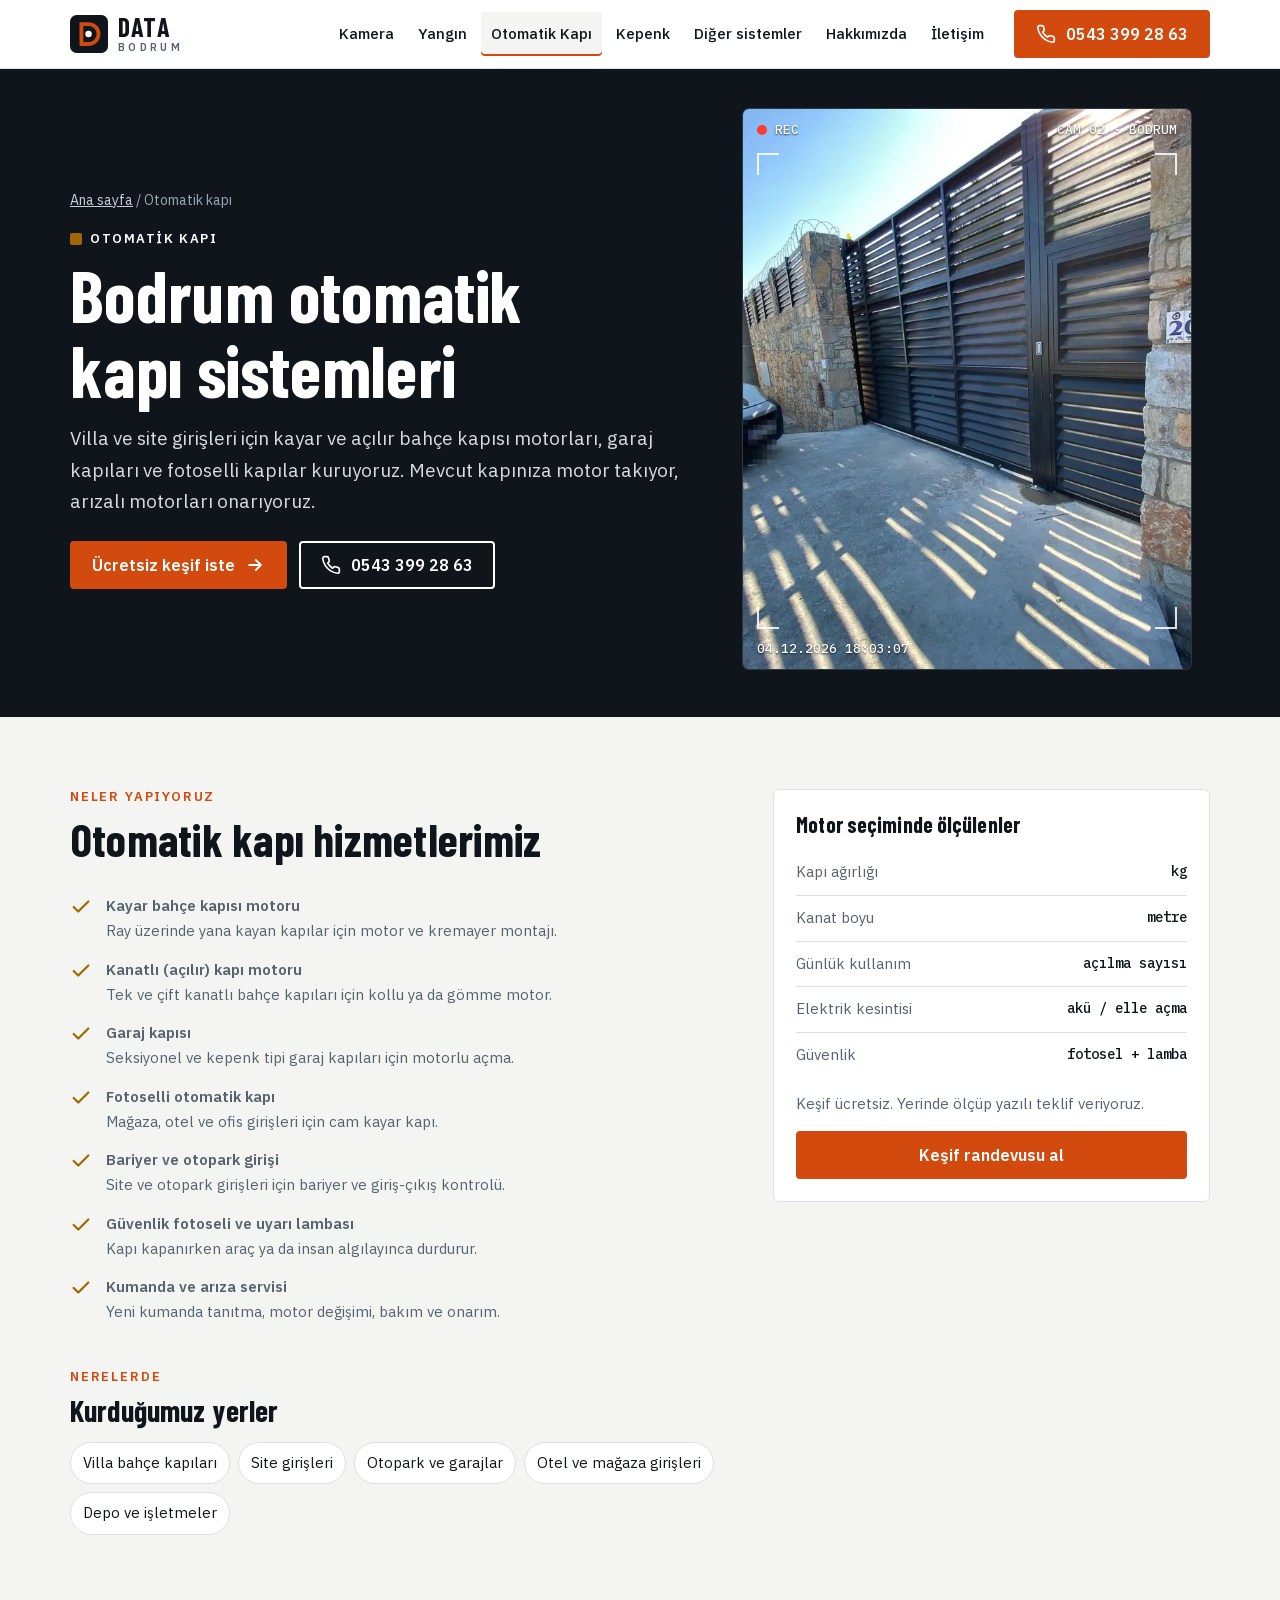
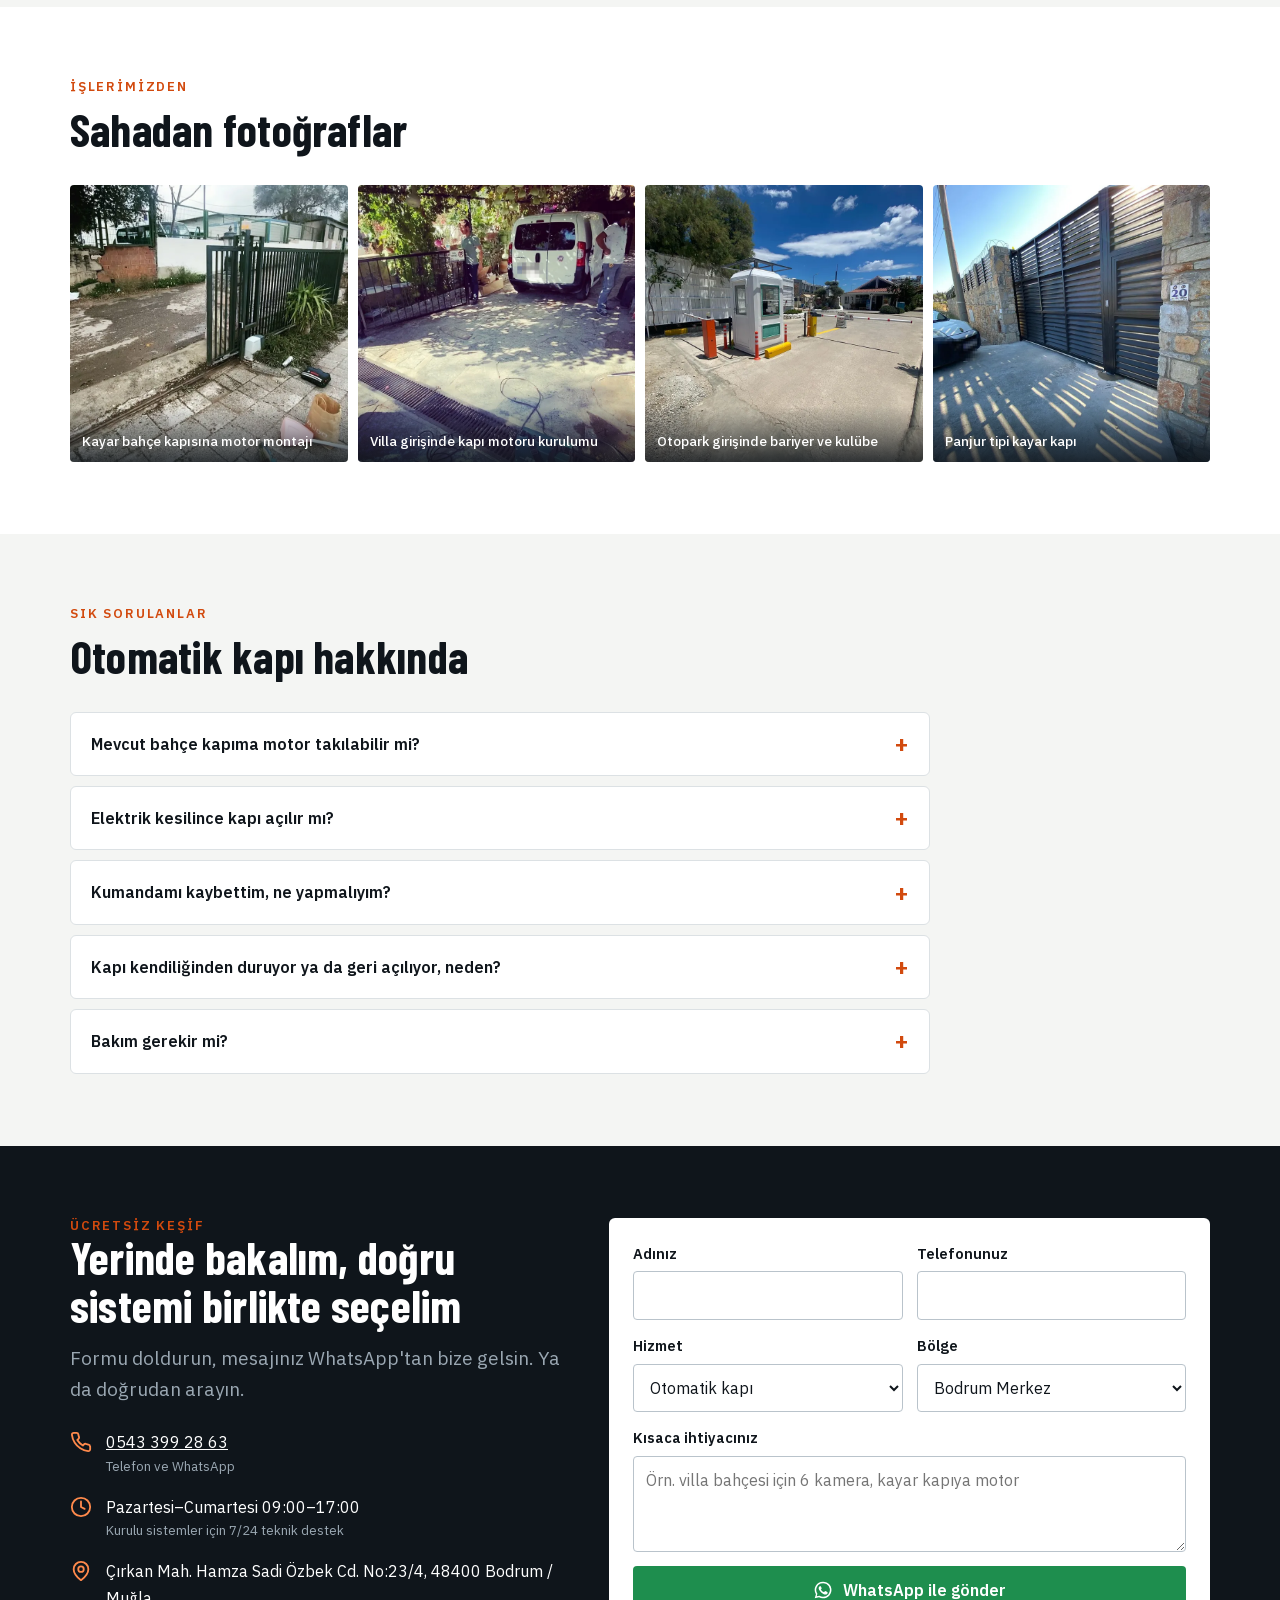
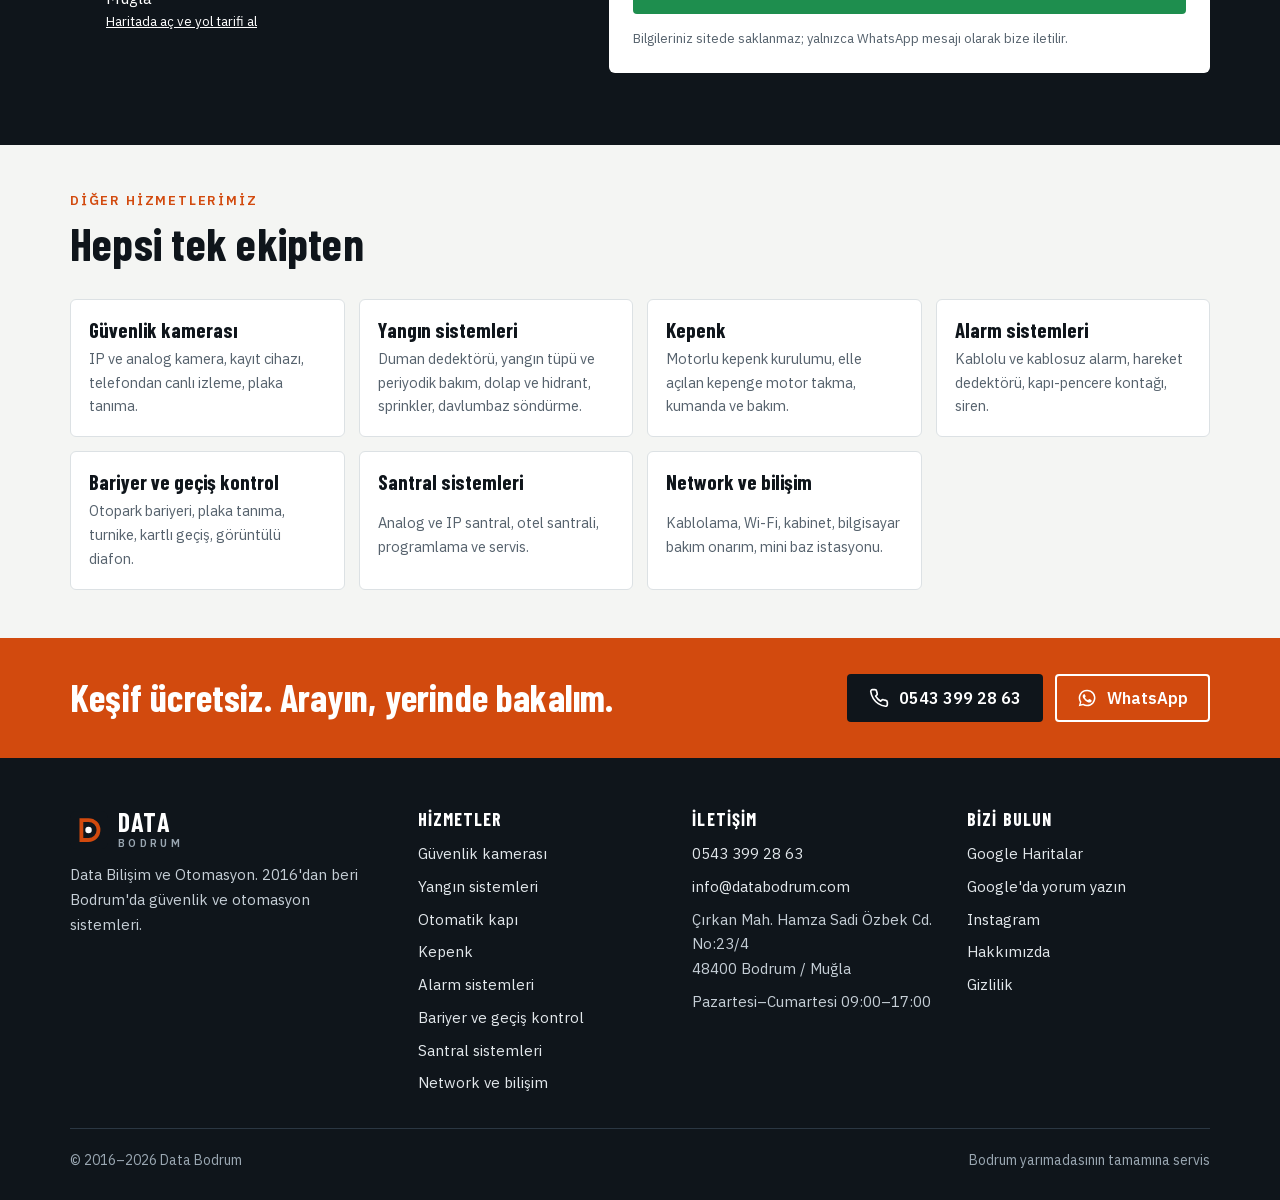
<file: otomatik-kapi/index.html>
<!doctype html>
<html lang="tr">
<head>
<meta charset="utf-8">
<meta name="viewport" content="width=device-width, initial-scale=1, viewport-fit=cover">
<title>Bodrum Otomatik Kapı Sistemleri | Bahçe ve Garaj Kapısı Motoru – Data Bodrum</title>
<meta name="description" content="Bodrum&#x27;da kayar ve açılır bahçe kapısı motoru, garaj kapısı, fotoselli kapı ve bariyer kurulumu. Mevcut kapıya motor, kumanda ve arıza servisi: 0543 399 28 63">
<link rel="canonical" href="https://databodrum.com/otomatik-kapi/">
<meta name="theme-color" content="#0F151B">
<meta property="og:type" content="website">
<meta property="og:locale" content="tr_TR">
<meta property="og:site_name" content="Data Bodrum">
<meta property="og:title" content="Bodrum Otomatik Kapı Sistemleri | Bahçe ve Garaj Kapısı Motoru – Data Bodrum">
<meta property="og:description" content="Bodrum&#x27;da kayar ve açılır bahçe kapısı motoru, garaj kapısı, fotoselli kapı ve bariyer kurulumu. Mevcut kapıya motor, kumanda ve arıza servisi: 0543 399 28 63">
<meta property="og:url" content="https://databodrum.com/otomatik-kapi/">
<meta property="og:image" content="https://databodrum.com/assets/og.jpg">
<meta name="twitter:card" content="summary_large_image">
<link rel="icon" href="../assets/favicon.svg" type="image/svg+xml">
<link rel="apple-touch-icon" href="../assets/apple-touch-icon.png">
<link rel="preload" href="../assets/fonts/barlow-condensed-700-latin.woff2" as="font" type="font/woff2" crossorigin>
<link rel="preload" href="../assets/fonts/ibm-plex-sans-400-latin.woff2" as="font" type="font/woff2" crossorigin>
<link rel="stylesheet" href="../assets/styles.css">
<script type="application/ld+json">{"@context": "https://schema.org", "@type": "LocalBusiness", "@id": "https://databodrum.com/#isletme", "name": "Data Bodrum", "alternateName": "Data Bilişim ve Otomasyon", "url": "https://databodrum.com/", "telephone": "+90 543 399 28 63", "email": "info@databodrum.com", "foundingDate": "2016", "image": "https://databodrum.com/assets/og.jpg", "logo": "https://databodrum.com/assets/apple-touch-icon.png", "description": "Bodrum'da güvenlik kamerası, yangın algılama ve söndürme, otomatik kapı, bariyer ve motorlu kepenk sistemleri kurulumu, bakımı ve 7/24 teknik destek.", "address": {"@type": "PostalAddress", "streetAddress": "Çırkan Mah. Hamza Sadi Özbek Cd. No:23/4", "addressLocality": "Bodrum", "addressRegion": "Muğla", "postalCode": "48400", "addressCountry": "TR"}, "geo": {"@type": "GeoCoordinates", "latitude": 37.0552033, "longitude": 27.3990376}, "hasMap": "https://www.google.com/maps?cid=14666570202706644658", "openingHoursSpecification": [{"@type": "OpeningHoursSpecification", "dayOfWeek": ["Monday", "Tuesday", "Wednesday", "Thursday", "Friday", "Saturday"], "opens": "09:00", "closes": "17:00"}], "areaServed": [{"@type": "Place", "name": "Bodrum Merkez, Bodrum"}, {"@type": "Place", "name": "Konacık, Bodrum"}, {"@type": "Place", "name": "Gümbet, Bodrum"}, {"@type": "Place", "name": "Bitez, Bodrum"}, {"@type": "Place", "name": "Ortakent, Bodrum"}, {"@type": "Place", "name": "Yahşi, Bodrum"}, {"@type": "Place", "name": "Turgutreis, Bodrum"}, {"@type": "Place", "name": "Akyarlar, Bodrum"}, {"@type": "Place", "name": "Gümüşlük, Bodrum"}, {"@type": "Place", "name": "Yalıkavak, Bodrum"}, {"@type": "Place", "name": "Gündoğan, Bodrum"}, {"@type": "Place", "name": "Göltürkbükü, Bodrum"}, {"@type": "Place", "name": "Torba, Bodrum"}], "sameAs": ["https://www.instagram.com/databodrum/"], "hasOfferCatalog": {"@type": "OfferCatalog", "name": "Hizmetler", "itemListElement": [{"@type": "Offer", "itemOffered": {"@type": "Service", "name": "Güvenlik kamerası", "url": "https://databodrum.com/bodrum-guvenlik-kamera-sistemleri/"}}, {"@type": "Offer", "itemOffered": {"@type": "Service", "name": "Yangın sistemleri", "url": "https://databodrum.com/yangin-sistemleri/"}}, {"@type": "Offer", "itemOffered": {"@type": "Service", "name": "Otomatik kapı", "url": "https://databodrum.com/otomatik-kapi/"}}, {"@type": "Offer", "itemOffered": {"@type": "Service", "name": "Kepenk", "url": "https://databodrum.com/kepenk/"}}, {"@type": "Offer", "itemOffered": {"@type": "Service", "name": "Alarm sistemleri", "url": "https://databodrum.com/alarm-sistemleri/"}}, {"@type": "Offer", "itemOffered": {"@type": "Service", "name": "Bariyer ve geçiş kontrol", "url": "https://databodrum.com/bariyer-gecis-kontrol/"}}, {"@type": "Offer", "itemOffered": {"@type": "Service", "name": "Santral sistemleri", "url": "https://databodrum.com/santral-sistemleri/"}}, {"@type": "Offer", "itemOffered": {"@type": "Service", "name": "Network ve bilişim", "url": "https://databodrum.com/network-sistemleri/"}}]}}</script>
<script type="application/ld+json">{"@context": "https://schema.org", "@type": "Service", "name": "Bodrum otomatik kapı sistemleri", "serviceType": "Otomatik kapı", "url": "https://databodrum.com/otomatik-kapi/", "description": "Bodrum'da kayar ve açılır bahçe kapısı motoru, garaj kapısı, fotoselli kapı ve bariyer kurulumu. Mevcut kapıya motor, kumanda ve arıza servisi: 0543 399 28 63", "provider": {"@id": "https://databodrum.com/#isletme"}, "areaServed": [{"@type": "Place", "name": "Bodrum Merkez, Bodrum"}, {"@type": "Place", "name": "Konacık, Bodrum"}, {"@type": "Place", "name": "Gümbet, Bodrum"}, {"@type": "Place", "name": "Bitez, Bodrum"}, {"@type": "Place", "name": "Ortakent, Bodrum"}, {"@type": "Place", "name": "Yahşi, Bodrum"}, {"@type": "Place", "name": "Turgutreis, Bodrum"}, {"@type": "Place", "name": "Akyarlar, Bodrum"}, {"@type": "Place", "name": "Gümüşlük, Bodrum"}, {"@type": "Place", "name": "Yalıkavak, Bodrum"}, {"@type": "Place", "name": "Gündoğan, Bodrum"}, {"@type": "Place", "name": "Göltürkbükü, Bodrum"}, {"@type": "Place", "name": "Torba, Bodrum"}]}</script>
<script type="application/ld+json">{"@context": "https://schema.org", "@type": "FAQPage", "mainEntity": [{"@type": "Question", "name": "Mevcut bahçe kapıma motor takılabilir mi?", "acceptedAnswer": {"@type": "Answer", "text": "Kayar ve açılır kapıların çoğuna takılabilir. Keşifte kapının ağırlığına, kanat boyuna ve zemine bakıp uygun motoru belirliyoruz."}}, {"@type": "Question", "name": "Elektrik kesilince kapı açılır mı?", "acceptedAnswer": {"@type": "Answer", "text": "Motorlarda kilit açma anahtarı bulunur, kapı elle açılır. İsteğe bağlı akü ile kesinti sırasında da motorla çalışır."}}, {"@type": "Question", "name": "Kumandamı kaybettim, ne yapmalıyım?", "acceptedAnswer": {"@type": "Answer", "text": "Yeni kumandayı mevcut motorunuza tanıtıyoruz; kaybolan kumandayı sistemden silebiliriz."}}, {"@type": "Question", "name": "Kapı kendiliğinden duruyor ya da geri açılıyor, neden?", "acceptedAnswer": {"@type": "Answer", "text": "Genellikle fotosel hizası, ray ya da limit ayarı kaynaklıdır. Arıza servisimiz yerinde kontrol edip ayarlar."}}, {"@type": "Question", "name": "Bakım gerekir mi?", "acceptedAnswer": {"@type": "Answer", "text": "Yılda en az bir kez ray, dişli, fotosel ve limit kontrolü önerilir; Bodrum'da tuz ve toz nedeniyle sahile yakın kapılarda daha sık."}}]}</script>
<script type="application/ld+json">{"@context": "https://schema.org", "@type": "BreadcrumbList", "itemListElement": [{"@type": "ListItem", "position": 1, "name": "Ana sayfa", "item": "https://databodrum.com/"}, {"@type": "ListItem", "position": 2, "name": "Otomatik kapı", "item": "https://databodrum.com/otomatik-kapi/"}]}</script>
</head>
<body>
<a class="skip" href="#icerik">İçeriğe geç</a>
<header class="top"><div class="wrap">
<a class="logo" href="../" aria-label="Data Bodrum ana sayfa"><svg class="logo-mark" viewBox="0 0 40 40" aria-hidden="true"><rect width="40" height="40" rx="7" fill="#0F151B"/><path d="M12 9.5h7.5a10.5 10.5 0 0 1 0 21H12z" fill="none" stroke="#D24A0E" stroke-width="4"/><circle cx="19.5" cy="20" r="3.4" fill="#fff"/></svg><span class="logo-text"><b>DATA</b><span>BODRUM</span></span></a>
<nav class="nav" aria-label="Ana menü"><a href="../bodrum-guvenlik-kamera-sistemleri/">Kamera</a><a href="../yangin-sistemleri/">Yangın</a><a href="../otomatik-kapi/" aria-current=page>Otomatik Kapı</a><a href="../kepenk/">Kepenk</a><a href="../#diger">Diğer sistemler</a><a href="../hakkimizda/">Hakkımızda</a><a href="../iletisim/">İletişim</a></nav>
<a class="btn btn-primary top-call" href="tel:+905433992863"><svg viewBox="0 0 24 24" fill="none" stroke="currentColor" stroke-width="2" stroke-linecap="round" stroke-linejoin="round" aria-hidden="true"><path d="M22 16.9v3a2 2 0 0 1-2.2 2 19.8 19.8 0 0 1-8.6-3.1 19.5 19.5 0 0 1-6-6A19.8 19.8 0 0 1 2.1 4.2 2 2 0 0 1 4.1 2h3a2 2 0 0 1 2 1.7c.1.9.4 1.8.7 2.7a2 2 0 0 1-.5 2.1L8 9.8a16 16 0 0 0 6 6l1.3-1.3a2 2 0 0 1 2.1-.4c.9.3 1.8.6 2.7.7a2 2 0 0 1 1.7 2z"/></svg>0543 399 28 63</a>
<details class="menu"><summary aria-label="Menüyü aç"><svg viewBox="0 0 24 24" fill="none" stroke="currentColor" stroke-width="2" stroke-linecap="round" aria-hidden="true"><path d="M3 6h18M3 12h18M3 18h18"/></svg></summary><nav class="menu-panel" aria-label="Mobil menü"><a href="../bodrum-guvenlik-kamera-sistemleri/">Kamera</a><a href="../yangin-sistemleri/">Yangın</a><a href="../otomatik-kapi/">Otomatik Kapı</a><a href="../kepenk/">Kepenk</a><a href="../#diger">Diğer sistemler</a><a href="../hakkimizda/">Hakkımızda</a><a href="../iletisim/">İletişim</a><a href="tel:+905433992863">Ara: 0543 399 28 63</a></nav></details>
</div></header>
<main id="icerik">

<section class="page-hero"><div class="wrap">
<div>
<nav class="crumbs" aria-label="Konum"><a href="../">Ana sayfa</a> / Otomatik kapı</nav>
<p class="tagline" style="color:#fff"><i style="background:var(--door)"></i>Otomatik kapı</p>
<h1>Bodrum otomatik kapı sistemleri</h1>
<p class="lead">Villa ve site girişleri için kayar ve açılır bahçe kapısı motorları, garaj kapıları ve fotoselli kapılar kuruyoruz. Mevcut kapınıza motor takıyor, arızalı motorları onarıyoruz.</p>
<div class="btns"><a class="btn btn-primary" href="#teklif">Ücretsiz keşif iste<svg viewBox="0 0 24 24" fill="none" stroke="currentColor" stroke-width="2.2" stroke-linecap="round" stroke-linejoin="round" aria-hidden="true"><path d="M5 12h14M13 6l6 6-6 6"/></svg></a><a class="btn btn-line" href="tel:+905433992863"><svg viewBox="0 0 24 24" fill="none" stroke="currentColor" stroke-width="2" stroke-linecap="round" stroke-linejoin="round" aria-hidden="true"><path d="M22 16.9v3a2 2 0 0 1-2.2 2 19.8 19.8 0 0 1-8.6-3.1 19.5 19.5 0 0 1-6-6A19.8 19.8 0 0 1 2.1 4.2 2 2 0 0 1 4.1 2h3a2 2 0 0 1 2 1.7c.1.9.4 1.8.7 2.7a2 2 0 0 1-.5 2.1L8 9.8a16 16 0 0 0 6 6l1.3-1.3a2 2 0 0 1 2.1-.4c.9.3 1.8.6 2.7.7a2 2 0 0 1 1.7 2z"/></svg>0543 399 28 63</a></div>
</div>
<div class="cctv"><img src="../assets/img/kapi-kayar-panjur-800.webp" srcset="../assets/img/kapi-kayar-panjur-800.webp 800w, ../assets/img/kapi-kayar-panjur-1400.webp 1400w" sizes="(max-width: 860px) 100vw, 45vw" width="800" height="800" alt="Taş duvar arasında koyu renkli panjur tipi kayar bahçe kapısı" fetchpriority="high"><div class="cctv-hud" aria-hidden="true"><span class="rec"><i></i>REC</span><span class="cam">CAM 02 · BODRUM</span><span class="corner c1"></span><span class="corner c2"></span><span class="corner c3"></span><span class="corner c4"></span><span class="ts" data-clock>--.--.---- --:--:--</span></div></div>
</div></section>

<section class="sec" aria-labelledby="neler-h"><div class="wrap split k-door">
<div><div class="sec-head"><p class="eyebrow">Neler yapıyoruz</p><h2 id="neler-h">Otomatik kapı hizmetlerimiz</h2></div>
<ul class="checks"><li><svg viewBox="0 0 24 24" fill="none" stroke="currentColor" stroke-width="2.4" stroke-linecap="round" stroke-linejoin="round" aria-hidden="true"><path d="M20 6 9 17l-5-5"/></svg><span><b>Kayar bahçe kapısı motoru</b><span>Ray üzerinde yana kayan kapılar için motor ve kremayer montajı.</span></span></li><li><svg viewBox="0 0 24 24" fill="none" stroke="currentColor" stroke-width="2.4" stroke-linecap="round" stroke-linejoin="round" aria-hidden="true"><path d="M20 6 9 17l-5-5"/></svg><span><b>Kanatlı (açılır) kapı motoru</b><span>Tek ve çift kanatlı bahçe kapıları için kollu ya da gömme motor.</span></span></li><li><svg viewBox="0 0 24 24" fill="none" stroke="currentColor" stroke-width="2.4" stroke-linecap="round" stroke-linejoin="round" aria-hidden="true"><path d="M20 6 9 17l-5-5"/></svg><span><b>Garaj kapısı</b><span>Seksiyonel ve kepenk tipi garaj kapıları için motorlu açma.</span></span></li><li><svg viewBox="0 0 24 24" fill="none" stroke="currentColor" stroke-width="2.4" stroke-linecap="round" stroke-linejoin="round" aria-hidden="true"><path d="M20 6 9 17l-5-5"/></svg><span><b>Fotoselli otomatik kapı</b><span>Mağaza, otel ve ofis girişleri için cam kayar kapı.</span></span></li><li><svg viewBox="0 0 24 24" fill="none" stroke="currentColor" stroke-width="2.4" stroke-linecap="round" stroke-linejoin="round" aria-hidden="true"><path d="M20 6 9 17l-5-5"/></svg><span><b>Bariyer ve otopark girişi</b><span>Site ve otopark girişleri için bariyer ve giriş-çıkış kontrolü.</span></span></li><li><svg viewBox="0 0 24 24" fill="none" stroke="currentColor" stroke-width="2.4" stroke-linecap="round" stroke-linejoin="round" aria-hidden="true"><path d="M20 6 9 17l-5-5"/></svg><span><b>Güvenlik fotoseli ve uyarı lambası</b><span>Kapı kapanırken araç ya da insan algılayınca durdurur.</span></span></li><li><svg viewBox="0 0 24 24" fill="none" stroke="currentColor" stroke-width="2.4" stroke-linecap="round" stroke-linejoin="round" aria-hidden="true"><path d="M20 6 9 17l-5-5"/></svg><span><b>Kumanda ve arıza servisi</b><span>Yeni kumanda tanıtma, motor değişimi, bakım ve onarım.</span></span></li></ul>
<div class="sec-head" style="margin:44px 0 16px"><p class="eyebrow">Nerelerde</p><h2 style="font-size:30px">Kurduğumuz yerler</h2></div>
<ul class="areas"><li>Villa bahçe kapıları</li><li>Site girişleri</li><li>Otopark ve garajlar</li><li>Otel ve mağaza girişleri</li><li>Depo ve işletmeler</li></ul>
</div>
<aside class="aside"><h3>Motor seçiminde ölçülenler</h3><dl class="spec"><div><dt>Kapı ağırlığı</dt><dd>kg</dd></div><div><dt>Kanat boyu</dt><dd>metre</dd></div><div><dt>Günlük kullanım</dt><dd>açılma sayısı</dd></div><div><dt>Elektrik kesintisi</dt><dd>akü / elle açma</dd></div><div><dt>Güvenlik</dt><dd>fotosel + lamba</dd></div></dl>
<p class="muted" style="font-size:15px">Keşif ücretsiz. Yerinde ölçüp yazılı teklif veriyoruz.</p>
<a class="btn btn-primary" href="#teklif">Keşif randevusu al</a></aside>
</div></section>
<section class="sec sec-white" aria-labelledby="g-h"><div class="wrap"><div class="sec-head"><p class="eyebrow">İşlerimizden</p><h2 id="g-h">Sahadan fotoğraflar</h2></div><div class="gallery"><figure><img src="../assets/img/kapi-kayar-motor-800.webp" srcset="../assets/img/kapi-kayar-motor-800.webp 720w" sizes="(max-width:860px) 50vw, 25vw" width="720" height="720" alt="Kayar bahçe kapısına motor montajı" loading="lazy" decoding="async"><figcaption>Kayar bahçe kapısına motor montajı</figcaption></figure><figure><img src="../assets/img/kapi-montaj-800.webp" srcset="../assets/img/kapi-montaj-800.webp 720w" sizes="(max-width:860px) 50vw, 25vw" width="720" height="720" alt="Villa girişinde kapı motoru kurulumu" loading="lazy" decoding="async"><figcaption>Villa girişinde kapı motoru kurulumu</figcaption></figure><figure><img src="../assets/img/bariyer-otopark-800.webp" srcset="../assets/img/bariyer-otopark-800.webp 800w, ../assets/img/bariyer-otopark-1400.webp 1400w" sizes="(max-width:860px) 50vw, 25vw" width="800" height="800" alt="Otopark girişinde bariyer ve kulübe" loading="lazy" decoding="async"><figcaption>Otopark girişinde bariyer ve kulübe</figcaption></figure><figure><img src="../assets/img/kapi-kayar-panjur-800.webp" srcset="../assets/img/kapi-kayar-panjur-800.webp 800w, ../assets/img/kapi-kayar-panjur-1400.webp 1400w" sizes="(max-width:860px) 50vw, 25vw" width="800" height="800" alt="Panjur tipi kayar kapı" loading="lazy" decoding="async"><figcaption>Panjur tipi kayar kapı</figcaption></figure></div></div></section>
<section class="sec" aria-labelledby="sss-h"><div class="wrap">
<div class="sec-head"><p class="eyebrow">Sık sorulanlar</p><h2 id="sss-h">Otomatik kapı hakkında</h2></div>
<div class="faq"><details><summary>Mevcut bahçe kapıma motor takılabilir mi?</summary><p>Kayar ve açılır kapıların çoğuna takılabilir. Keşifte kapının ağırlığına, kanat boyuna ve zemine bakıp uygun motoru belirliyoruz.</p></details><details><summary>Elektrik kesilince kapı açılır mı?</summary><p>Motorlarda kilit açma anahtarı bulunur, kapı elle açılır. İsteğe bağlı akü ile kesinti sırasında da motorla çalışır.</p></details><details><summary>Kumandamı kaybettim, ne yapmalıyım?</summary><p>Yeni kumandayı mevcut motorunuza tanıtıyoruz; kaybolan kumandayı sistemden silebiliriz.</p></details><details><summary>Kapı kendiliğinden duruyor ya da geri açılıyor, neden?</summary><p>Genellikle fotosel hizası, ray ya da limit ayarı kaynaklıdır. Arıza servisimiz yerinde kontrol edip ayarlar.</p></details><details><summary>Bakım gerekir mi?</summary><p>Yılda en az bir kez ray, dişli, fotosel ve limit kontrolü önerilir; Bodrum&#x27;da tuz ve toz nedeniyle sahile yakın kapılarda daha sık.</p></details></div>
</div></section>
<section class="sec sec-dark" id="teklif" aria-labelledby="teklif-h"><div class="wrap quote">
<div>
<p class="eyebrow">Ücretsiz keşif</p>
<h2 id="teklif-h">Yerinde bakalım, doğru sistemi birlikte seçelim</h2>
<p class="lead muted" style="margin-top:14px">Formu doldurun, mesajınız WhatsApp'tan bize gelsin. Ya da doğrudan arayın.</p>
<ul class="contact-list">
<li><svg viewBox="0 0 24 24" fill="none" stroke="currentColor" stroke-width="2" stroke-linecap="round" stroke-linejoin="round" aria-hidden="true"><path d="M22 16.9v3a2 2 0 0 1-2.2 2 19.8 19.8 0 0 1-8.6-3.1 19.5 19.5 0 0 1-6-6A19.8 19.8 0 0 1 2.1 4.2 2 2 0 0 1 4.1 2h3a2 2 0 0 1 2 1.7c.1.9.4 1.8.7 2.7a2 2 0 0 1-.5 2.1L8 9.8a16 16 0 0 0 6 6l1.3-1.3a2 2 0 0 1 2.1-.4c.9.3 1.8.6 2.7.7a2 2 0 0 1 1.7 2z"/></svg><span><a href="tel:+905433992863">0543 399 28 63</a><small>Telefon ve WhatsApp</small></span></li>
<li><svg viewBox="0 0 24 24" fill="none" stroke="currentColor" stroke-width="2" stroke-linecap="round" stroke-linejoin="round" aria-hidden="true"><circle cx="12" cy="12" r="10"/><path d="M12 6v6l4 2"/></svg><span>Pazartesi–Cumartesi 09:00–17:00<small>Kurulu sistemler için 7/24 teknik destek</small></span></li>
<li><svg viewBox="0 0 24 24" fill="none" stroke="currentColor" stroke-width="2" stroke-linecap="round" stroke-linejoin="round" aria-hidden="true"><path d="M20 10c0 6-8 12-8 12S4 16 4 10a8 8 0 0 1 16 0z"/><circle cx="12" cy="10" r="3"/></svg><span>Çırkan Mah. Hamza Sadi Özbek Cd. No:23/4, 48400 Bodrum / Muğla<small><a href="https://www.google.com/maps?cid=14666570202706644658" rel="noopener">Haritada aç ve yol tarifi al</a></small></span></li>
</ul>
</div>
<form class="qf" id="qf" novalidate>
<div class="row">
<label for="qf-ad">Adınız<input id="qf-ad" name="ad" autocomplete="name" required></label>
<label for="qf-tel">Telefonunuz<input id="qf-tel" name="tel" type="tel" autocomplete="tel" inputmode="tel" required></label>
</div>
<div class="row">
<label for="qf-hizmet">Hizmet<select id="qf-hizmet" name="hizmet"><option>Güvenlik kamerası</option><option>Yangın sistemleri</option><option selected>Otomatik kapı</option><option>Kepenk</option><option>Alarm sistemleri</option><option>Bariyer ve geçiş kontrol</option><option>Santral sistemleri</option><option>Network ve bilişim</option></select></label>
<label for="qf-bolge">Bölge<select id="qf-bolge" name="bolge"><option>Bodrum Merkez</option><option>Konacık</option><option>Gümbet</option><option>Bitez</option><option>Ortakent</option><option>Yahşi</option><option>Turgutreis</option><option>Akyarlar</option><option>Gümüşlük</option><option>Yalıkavak</option><option>Gündoğan</option><option>Göltürkbükü</option><option>Torba</option><option>Diğer</option></select></label>
</div>
<label for="qf-not">Kısaca ihtiyacınız<textarea id="qf-not" name="not" placeholder="Örn. villa bahçesi için 6 kamera, kayar kapıya motor"></textarea></label>
<p class="err" id="qf-err" role="alert" hidden>Lütfen adınızı ve telefonunuzu yazın.</p>
<button class="btn btn-wa" type="submit"><svg viewBox="0 0 24 24" fill="currentColor" aria-hidden="true"><path d="M12 2a9.9 9.9 0 0 0-8.5 15l-1.4 5 5.1-1.3A10 10 0 1 0 12 2zm0 18.2a8.2 8.2 0 0 1-4.2-1.2l-.3-.2-3 .8.8-3-.2-.3A8.2 8.2 0 1 1 12 20.2zm4.5-6.1c-.2-.1-1.5-.7-1.7-.8s-.4-.1-.6.1-.7.8-.8 1-.3.2-.5.1a6.7 6.7 0 0 1-3.3-2.9c-.3-.4.3-.4.7-1.4.1-.2 0-.3 0-.5l-.8-1.8c-.2-.5-.4-.4-.6-.4h-.5a1 1 0 0 0-.7.3 3 3 0 0 0-.9 2.2 5.2 5.2 0 0 0 1.1 2.7 11.8 11.8 0 0 0 4.5 4c1.7.7 2.3.8 3.2.6a2.7 2.7 0 0 0 1.8-1.2 2.2 2.2 0 0 0 .1-1.3c0-.1-.2-.2-.5-.3z"/></svg>WhatsApp ile gönder</button>
<p class="hint">Bilgileriniz sitede saklanmaz; yalnızca WhatsApp mesajı olarak bize iletilir.</p>
</form>
</div></section>

<section class="sec sec-tight" aria-labelledby="diger-h"><div class="wrap">
<div class="sec-head"><p class="eyebrow">Diğer hizmetlerimiz</p><h2 id="diger-h">Hepsi tek ekipten</h2></div>
<div class="minis"><a class="mini" href="../bodrum-guvenlik-kamera-sistemleri/"><b>Güvenlik kamerası</b><span>IP ve analog kamera, kayıt cihazı, telefondan canlı izleme, plaka tanıma.</span></a><a class="mini" href="../yangin-sistemleri/"><b>Yangın sistemleri</b><span>Duman dedektörü, yangın tüpü ve periyodik bakım, dolap ve hidrant, sprinkler, davlumbaz söndürme.</span></a><a class="mini" href="../kepenk/"><b>Kepenk</b><span>Motorlu kepenk kurulumu, elle açılan kepenge motor takma, kumanda ve bakım.</span></a><a class="mini" href="../alarm-sistemleri/"><b>Alarm sistemleri</b><span>Kablolu ve kablosuz alarm, hareket dedektörü, kapı-pencere kontağı, siren.</span></a><a class="mini" href="../bariyer-gecis-kontrol/"><b>Bariyer ve geçiş kontrol</b><span>Otopark bariyeri, plaka tanıma, turnike, kartlı geçiş, görüntülü diafon.</span></a><a class="mini" href="../santral-sistemleri/"><b>Santral sistemleri</b><span>Analog ve IP santral, otel santrali, programlama ve servis.</span></a><a class="mini" href="../network-sistemleri/"><b>Network ve bilişim</b><span>Kablolama, Wi-Fi, kabinet, bilgisayar bakım onarım, mini baz istasyonu.</span></a></div></div></section>
</main>
<section class="cta"><div class="wrap"><h2>Keşif ücretsiz. Arayın, yerinde bakalım.</h2>
<div class="btns"><a class="btn btn-primary" href="tel:+905433992863"><svg viewBox="0 0 24 24" fill="none" stroke="currentColor" stroke-width="2" stroke-linecap="round" stroke-linejoin="round" aria-hidden="true"><path d="M22 16.9v3a2 2 0 0 1-2.2 2 19.8 19.8 0 0 1-8.6-3.1 19.5 19.5 0 0 1-6-6A19.8 19.8 0 0 1 2.1 4.2 2 2 0 0 1 4.1 2h3a2 2 0 0 1 2 1.7c.1.9.4 1.8.7 2.7a2 2 0 0 1-.5 2.1L8 9.8a16 16 0 0 0 6 6l1.3-1.3a2 2 0 0 1 2.1-.4c.9.3 1.8.6 2.7.7a2 2 0 0 1 1.7 2z"/></svg>0543 399 28 63</a><a class="btn btn-line" href="https://wa.me/905433992863" rel="noopener"><svg viewBox="0 0 24 24" fill="currentColor" aria-hidden="true"><path d="M12 2a9.9 9.9 0 0 0-8.5 15l-1.4 5 5.1-1.3A10 10 0 1 0 12 2zm0 18.2a8.2 8.2 0 0 1-4.2-1.2l-.3-.2-3 .8.8-3-.2-.3A8.2 8.2 0 1 1 12 20.2zm4.5-6.1c-.2-.1-1.5-.7-1.7-.8s-.4-.1-.6.1-.7.8-.8 1-.3.2-.5.1a6.7 6.7 0 0 1-3.3-2.9c-.3-.4.3-.4.7-1.4.1-.2 0-.3 0-.5l-.8-1.8c-.2-.5-.4-.4-.6-.4h-.5a1 1 0 0 0-.7.3 3 3 0 0 0-.9 2.2 5.2 5.2 0 0 0 1.1 2.7 11.8 11.8 0 0 0 4.5 4c1.7.7 2.3.8 3.2.6a2.7 2.7 0 0 0 1.8-1.2 2.2 2.2 0 0 0 .1-1.3c0-.1-.2-.2-.5-.3z"/></svg>WhatsApp</a></div></div></section>
<footer class="foot"><div class="wrap">
<div><a class="logo" href="../"><svg class="logo-mark" viewBox="0 0 40 40" aria-hidden="true"><rect width="40" height="40" rx="7" fill="#0F151B"/><path d="M12 9.5h7.5a10.5 10.5 0 0 1 0 21H12z" fill="none" stroke="#D24A0E" stroke-width="4"/><circle cx="19.5" cy="20" r="3.4" fill="#fff"/></svg><span class="logo-text"><b>DATA</b><span>BODRUM</span></span></a>
<p>Data Bilişim ve Otomasyon. 2016'dan beri Bodrum'da güvenlik ve otomasyon sistemleri.</p></div>
<div><h3>Hizmetler</h3><ul><li><a href="../bodrum-guvenlik-kamera-sistemleri/">Güvenlik kamerası</a></li><li><a href="../yangin-sistemleri/">Yangın sistemleri</a></li><li><a href="../otomatik-kapi/">Otomatik kapı</a></li><li><a href="../kepenk/">Kepenk</a></li><li><a href="../alarm-sistemleri/">Alarm sistemleri</a></li><li><a href="../bariyer-gecis-kontrol/">Bariyer ve geçiş kontrol</a></li><li><a href="../santral-sistemleri/">Santral sistemleri</a></li><li><a href="../network-sistemleri/">Network ve bilişim</a></li></ul></div>
<div><h3>İletişim</h3><ul><li><a href="tel:+905433992863">0543 399 28 63</a></li><li><a href="mailto:info@databodrum.com">info@databodrum.com</a></li><li>Çırkan Mah. Hamza Sadi Özbek Cd. No:23/4<br>48400 Bodrum / Muğla</li><li>Pazartesi–Cumartesi 09:00–17:00</li></ul></div>
<div><h3>Bizi bulun</h3><ul><li><a href="https://www.google.com/maps?cid=14666570202706644658" rel="noopener">Google Haritalar</a></li><li><a href="https://g.page/r/CbKOqH3kH4rLEBM/review" rel="noopener">Google'da yorum yazın</a></li><li><a href="https://www.instagram.com/databodrum/" rel="noopener">Instagram</a></li><li><a href="../hakkimizda/">Hakkımızda</a></li><li><a href="../gizlilik-politikasi/">Gizlilik</a></li></ul></div>
<div class="foot-bottom"><span>© 2016–<span data-year>2026</span> Data Bodrum</span><span>Bodrum yarımadasının tamamına servis</span></div>
</div></footer>
<nav class="actionbar" aria-label="Hızlı iletişim"><a href="tel:+905433992863"><svg viewBox="0 0 24 24" fill="none" stroke="currentColor" stroke-width="2" stroke-linecap="round" stroke-linejoin="round" aria-hidden="true"><path d="M22 16.9v3a2 2 0 0 1-2.2 2 19.8 19.8 0 0 1-8.6-3.1 19.5 19.5 0 0 1-6-6A19.8 19.8 0 0 1 2.1 4.2 2 2 0 0 1 4.1 2h3a2 2 0 0 1 2 1.7c.1.9.4 1.8.7 2.7a2 2 0 0 1-.5 2.1L8 9.8a16 16 0 0 0 6 6l1.3-1.3a2 2 0 0 1 2.1-.4c.9.3 1.8.6 2.7.7a2 2 0 0 1 1.7 2z"/></svg>Ara</a><a class="wa" href="https://wa.me/905433992863" rel="noopener"><svg viewBox="0 0 24 24" fill="currentColor" aria-hidden="true"><path d="M12 2a9.9 9.9 0 0 0-8.5 15l-1.4 5 5.1-1.3A10 10 0 1 0 12 2zm0 18.2a8.2 8.2 0 0 1-4.2-1.2l-.3-.2-3 .8.8-3-.2-.3A8.2 8.2 0 1 1 12 20.2zm4.5-6.1c-.2-.1-1.5-.7-1.7-.8s-.4-.1-.6.1-.7.8-.8 1-.3.2-.5.1a6.7 6.7 0 0 1-3.3-2.9c-.3-.4.3-.4.7-1.4.1-.2 0-.3 0-.5l-.8-1.8c-.2-.5-.4-.4-.6-.4h-.5a1 1 0 0 0-.7.3 3 3 0 0 0-.9 2.2 5.2 5.2 0 0 0 1.1 2.7 11.8 11.8 0 0 0 4.5 4c1.7.7 2.3.8 3.2.6a2.7 2.7 0 0 0 1.8-1.2 2.2 2.2 0 0 0 .1-1.3c0-.1-.2-.2-.5-.3z"/></svg>WhatsApp</a><a class="ks" href="#teklif"><svg viewBox="0 0 24 24" fill="none" stroke="currentColor" stroke-width="2" stroke-linecap="round" stroke-linejoin="round" aria-hidden="true"><circle cx="11" cy="11" r="8"/><path d="m21 21-4.3-4.3"/></svg>Keşif iste</a></nav>
<script src="../assets/script.js" defer></script>
</body>
</html>
</file>
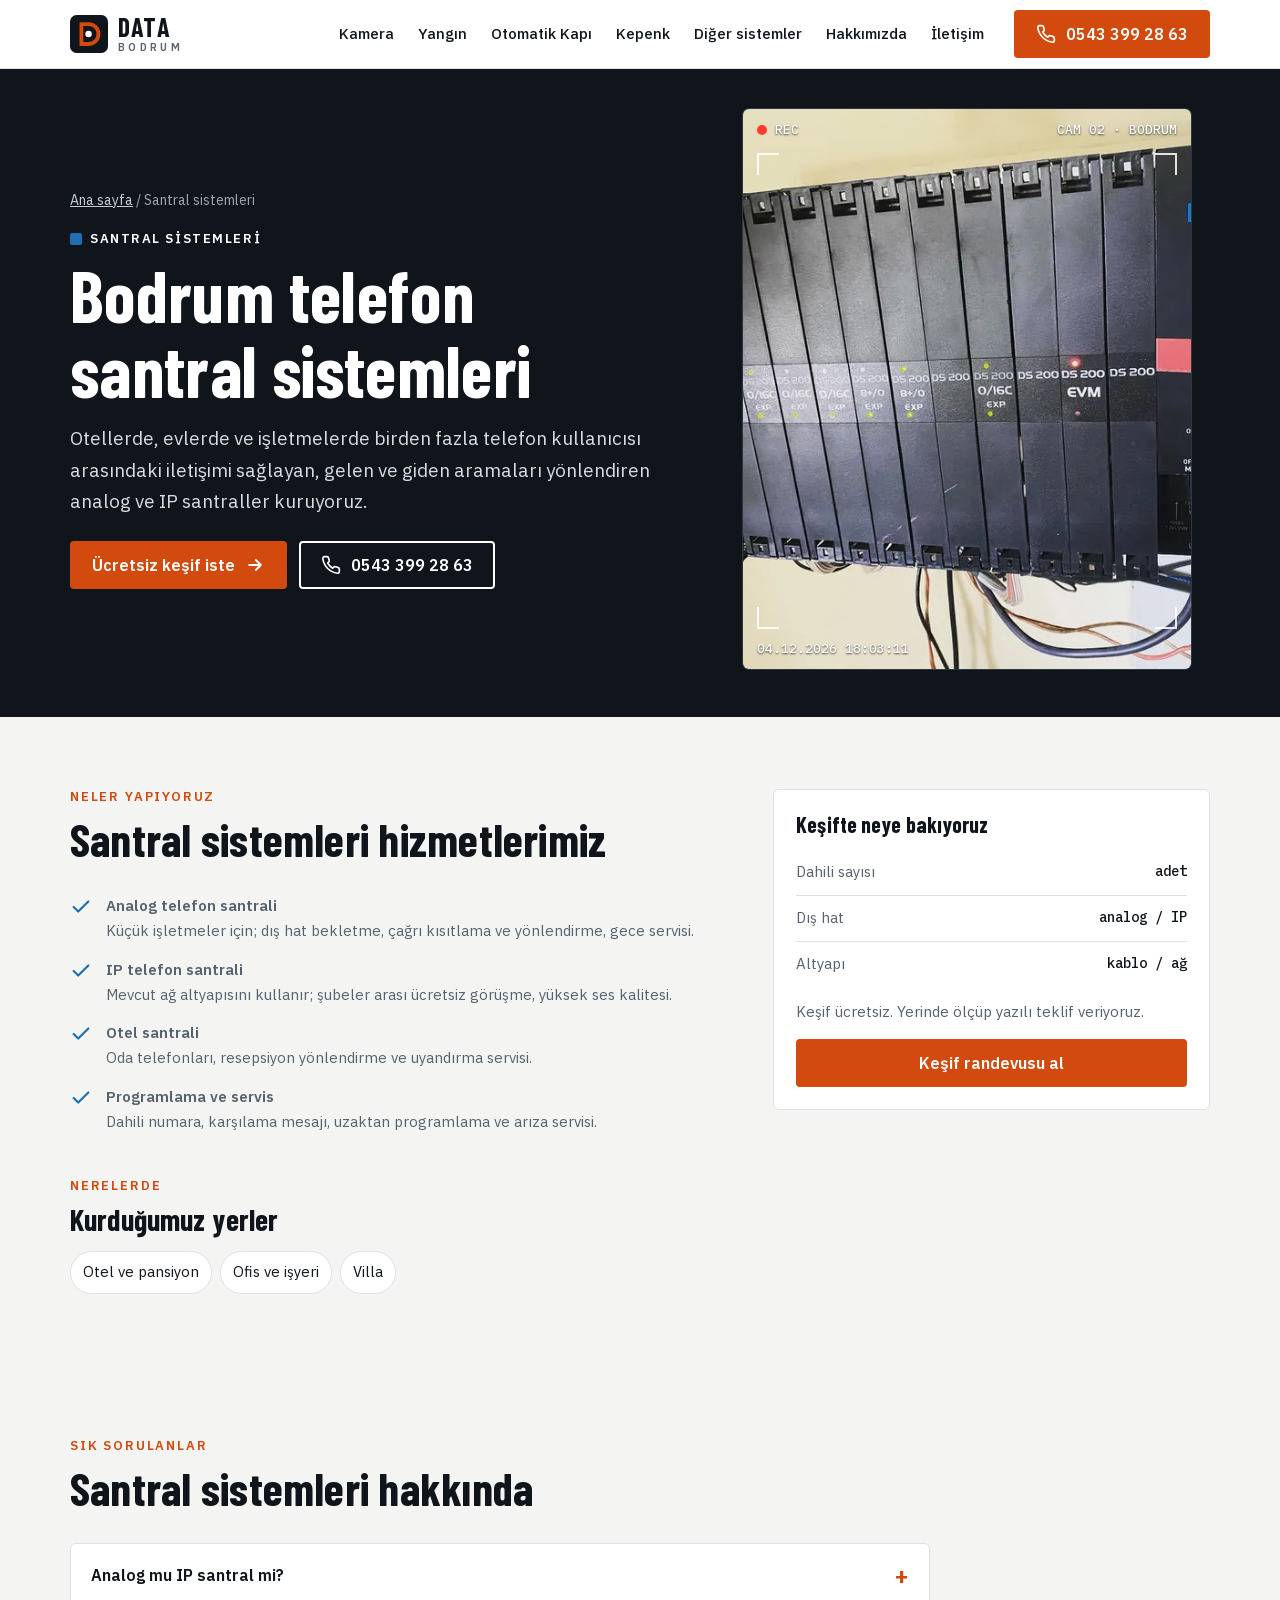
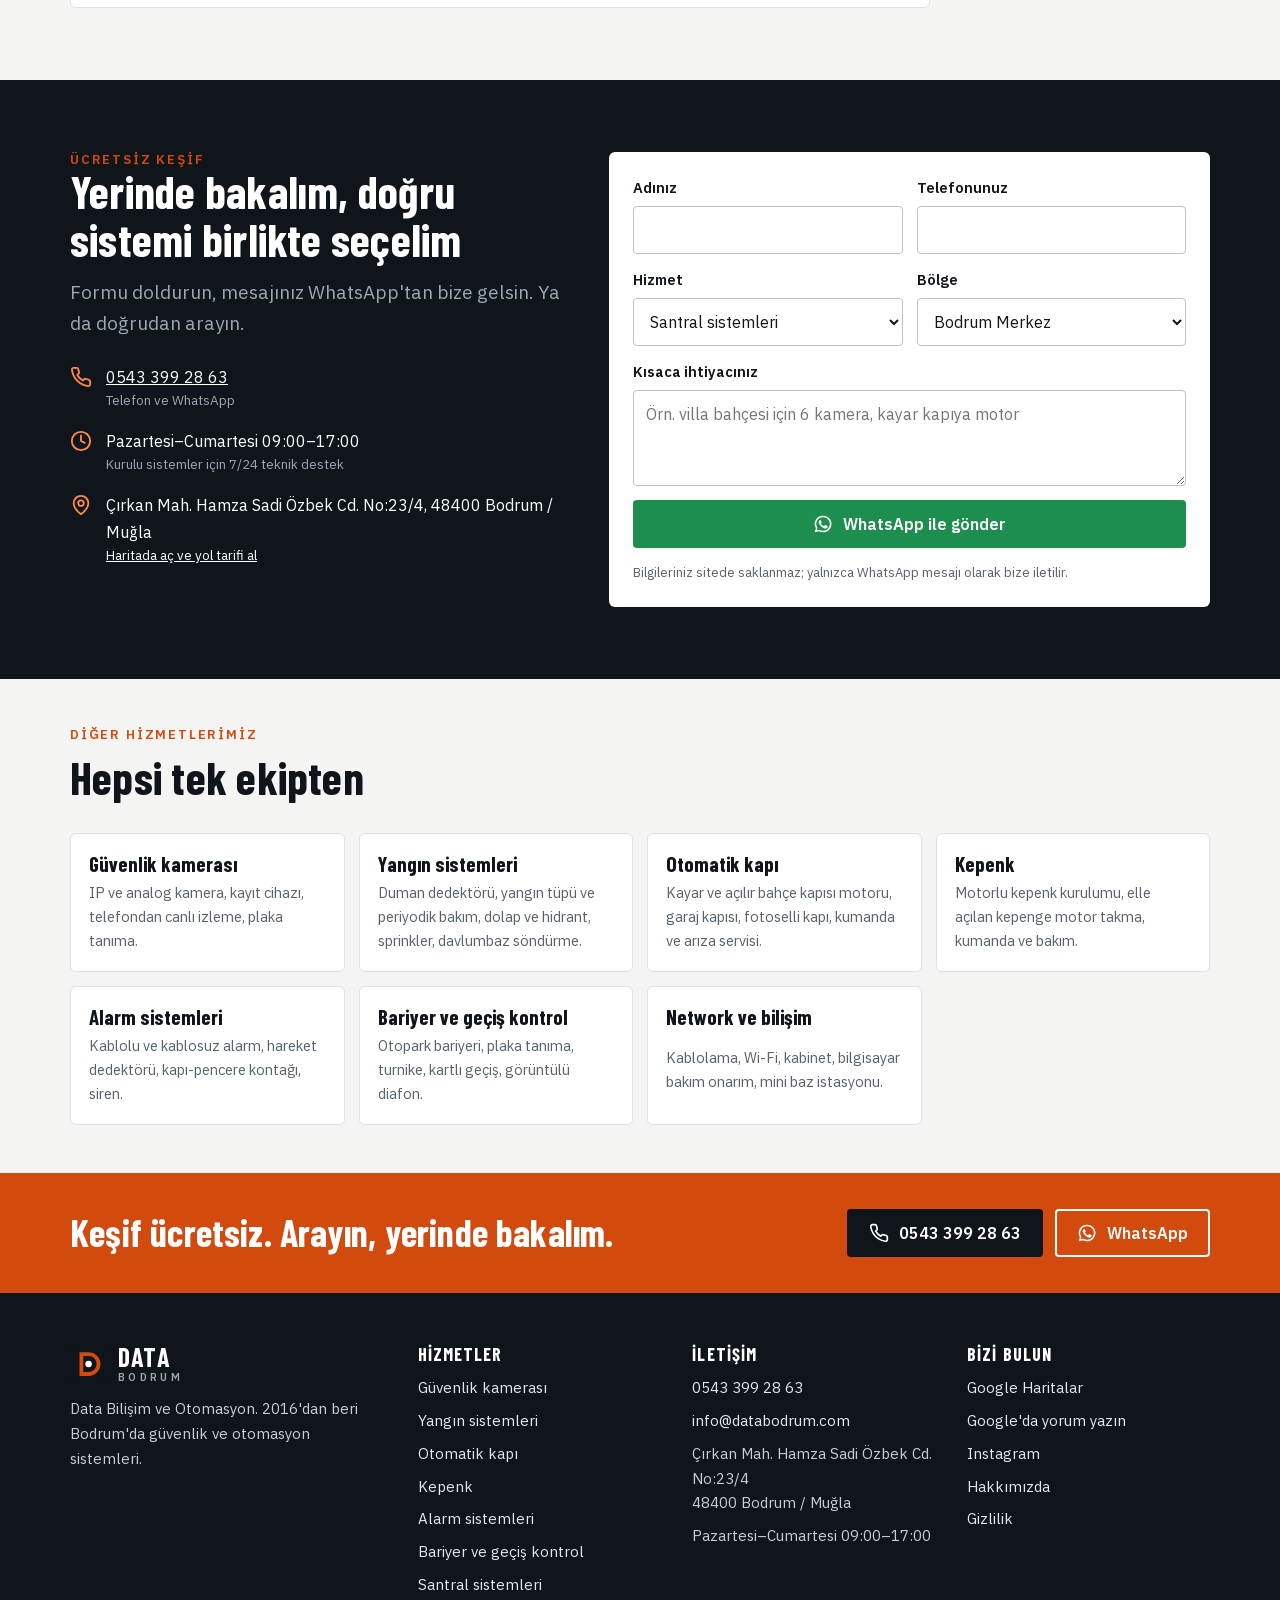
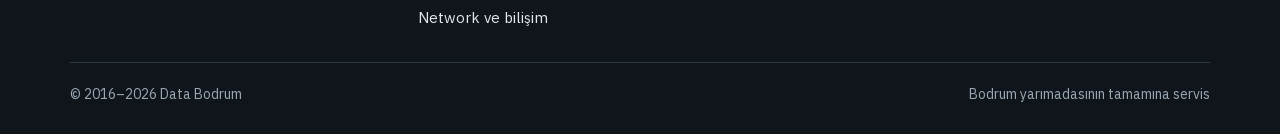
<file: santral-sistemleri/index.html>
<!doctype html>
<html lang="tr">
<head>
<meta charset="utf-8">
<meta name="viewport" content="width=device-width, initial-scale=1, viewport-fit=cover">
<title>Bodrum Santral Sistemleri | Analog ve IP Telefon Santrali – Data Bodrum</title>
<meta name="description" content="Bodrum&#x27;da otel, ev ve işletmeler için analog ve IP telefon santrali kurulumu, programlama ve servis: 0543 399 28 63">
<link rel="canonical" href="https://databodrum.com/santral-sistemleri/">
<meta name="theme-color" content="#0F151B">
<meta property="og:type" content="website">
<meta property="og:locale" content="tr_TR">
<meta property="og:site_name" content="Data Bodrum">
<meta property="og:title" content="Bodrum Santral Sistemleri | Analog ve IP Telefon Santrali – Data Bodrum">
<meta property="og:description" content="Bodrum&#x27;da otel, ev ve işletmeler için analog ve IP telefon santrali kurulumu, programlama ve servis: 0543 399 28 63">
<meta property="og:url" content="https://databodrum.com/santral-sistemleri/">
<meta property="og:image" content="https://databodrum.com/assets/og.jpg">
<meta name="twitter:card" content="summary_large_image">
<link rel="icon" href="../assets/favicon.svg" type="image/svg+xml">
<link rel="apple-touch-icon" href="../assets/apple-touch-icon.png">
<link rel="preload" href="../assets/fonts/barlow-condensed-700-latin.woff2" as="font" type="font/woff2" crossorigin>
<link rel="preload" href="../assets/fonts/ibm-plex-sans-400-latin.woff2" as="font" type="font/woff2" crossorigin>
<link rel="stylesheet" href="../assets/styles.css">
<script type="application/ld+json">{"@context": "https://schema.org", "@type": "LocalBusiness", "@id": "https://databodrum.com/#isletme", "name": "Data Bodrum", "alternateName": "Data Bilişim ve Otomasyon", "url": "https://databodrum.com/", "telephone": "+90 543 399 28 63", "email": "info@databodrum.com", "foundingDate": "2016", "image": "https://databodrum.com/assets/og.jpg", "logo": "https://databodrum.com/assets/apple-touch-icon.png", "description": "Bodrum'da güvenlik kamerası, yangın algılama ve söndürme, otomatik kapı, bariyer ve motorlu kepenk sistemleri kurulumu, bakımı ve 7/24 teknik destek.", "address": {"@type": "PostalAddress", "streetAddress": "Çırkan Mah. Hamza Sadi Özbek Cd. No:23/4", "addressLocality": "Bodrum", "addressRegion": "Muğla", "postalCode": "48400", "addressCountry": "TR"}, "geo": {"@type": "GeoCoordinates", "latitude": 37.0552033, "longitude": 27.3990376}, "hasMap": "https://www.google.com/maps?cid=14666570202706644658", "openingHoursSpecification": [{"@type": "OpeningHoursSpecification", "dayOfWeek": ["Monday", "Tuesday", "Wednesday", "Thursday", "Friday", "Saturday"], "opens": "09:00", "closes": "17:00"}], "areaServed": [{"@type": "Place", "name": "Bodrum Merkez, Bodrum"}, {"@type": "Place", "name": "Konacık, Bodrum"}, {"@type": "Place", "name": "Gümbet, Bodrum"}, {"@type": "Place", "name": "Bitez, Bodrum"}, {"@type": "Place", "name": "Ortakent, Bodrum"}, {"@type": "Place", "name": "Yahşi, Bodrum"}, {"@type": "Place", "name": "Turgutreis, Bodrum"}, {"@type": "Place", "name": "Akyarlar, Bodrum"}, {"@type": "Place", "name": "Gümüşlük, Bodrum"}, {"@type": "Place", "name": "Yalıkavak, Bodrum"}, {"@type": "Place", "name": "Gündoğan, Bodrum"}, {"@type": "Place", "name": "Göltürkbükü, Bodrum"}, {"@type": "Place", "name": "Torba, Bodrum"}], "sameAs": ["https://www.instagram.com/databodrum/"], "hasOfferCatalog": {"@type": "OfferCatalog", "name": "Hizmetler", "itemListElement": [{"@type": "Offer", "itemOffered": {"@type": "Service", "name": "Güvenlik kamerası", "url": "https://databodrum.com/bodrum-guvenlik-kamera-sistemleri/"}}, {"@type": "Offer", "itemOffered": {"@type": "Service", "name": "Yangın sistemleri", "url": "https://databodrum.com/yangin-sistemleri/"}}, {"@type": "Offer", "itemOffered": {"@type": "Service", "name": "Otomatik kapı", "url": "https://databodrum.com/otomatik-kapi/"}}, {"@type": "Offer", "itemOffered": {"@type": "Service", "name": "Kepenk", "url": "https://databodrum.com/kepenk/"}}, {"@type": "Offer", "itemOffered": {"@type": "Service", "name": "Alarm sistemleri", "url": "https://databodrum.com/alarm-sistemleri/"}}, {"@type": "Offer", "itemOffered": {"@type": "Service", "name": "Bariyer ve geçiş kontrol", "url": "https://databodrum.com/bariyer-gecis-kontrol/"}}, {"@type": "Offer", "itemOffered": {"@type": "Service", "name": "Santral sistemleri", "url": "https://databodrum.com/santral-sistemleri/"}}, {"@type": "Offer", "itemOffered": {"@type": "Service", "name": "Network ve bilişim", "url": "https://databodrum.com/network-sistemleri/"}}]}}</script>
<script type="application/ld+json">{"@context": "https://schema.org", "@type": "Service", "name": "Bodrum telefon santral sistemleri", "serviceType": "Santral sistemleri", "url": "https://databodrum.com/santral-sistemleri/", "description": "Bodrum'da otel, ev ve işletmeler için analog ve IP telefon santrali kurulumu, programlama ve servis: 0543 399 28 63", "provider": {"@id": "https://databodrum.com/#isletme"}, "areaServed": [{"@type": "Place", "name": "Bodrum Merkez, Bodrum"}, {"@type": "Place", "name": "Konacık, Bodrum"}, {"@type": "Place", "name": "Gümbet, Bodrum"}, {"@type": "Place", "name": "Bitez, Bodrum"}, {"@type": "Place", "name": "Ortakent, Bodrum"}, {"@type": "Place", "name": "Yahşi, Bodrum"}, {"@type": "Place", "name": "Turgutreis, Bodrum"}, {"@type": "Place", "name": "Akyarlar, Bodrum"}, {"@type": "Place", "name": "Gümüşlük, Bodrum"}, {"@type": "Place", "name": "Yalıkavak, Bodrum"}, {"@type": "Place", "name": "Gündoğan, Bodrum"}, {"@type": "Place", "name": "Göltürkbükü, Bodrum"}, {"@type": "Place", "name": "Torba, Bodrum"}]}</script>
<script type="application/ld+json">{"@context": "https://schema.org", "@type": "FAQPage", "mainEntity": [{"@type": "Question", "name": "Analog mu IP santral mi?", "acceptedAnswer": {"@type": "Answer", "text": "Az dahili ve basit ihtiyaçta analog santral yeterlidir. Birden fazla şube ya da büyük işletmede IP santral avantajlıdır."}}]}</script>
<script type="application/ld+json">{"@context": "https://schema.org", "@type": "BreadcrumbList", "itemListElement": [{"@type": "ListItem", "position": 1, "name": "Ana sayfa", "item": "https://databodrum.com/"}, {"@type": "ListItem", "position": 2, "name": "Santral sistemleri", "item": "https://databodrum.com/santral-sistemleri/"}]}</script>
</head>
<body>
<a class="skip" href="#icerik">İçeriğe geç</a>
<header class="top"><div class="wrap">
<a class="logo" href="../" aria-label="Data Bodrum ana sayfa"><svg class="logo-mark" viewBox="0 0 40 40" aria-hidden="true"><rect width="40" height="40" rx="7" fill="#0F151B"/><path d="M12 9.5h7.5a10.5 10.5 0 0 1 0 21H12z" fill="none" stroke="#D24A0E" stroke-width="4"/><circle cx="19.5" cy="20" r="3.4" fill="#fff"/></svg><span class="logo-text"><b>DATA</b><span>BODRUM</span></span></a>
<nav class="nav" aria-label="Ana menü"><a href="../bodrum-guvenlik-kamera-sistemleri/">Kamera</a><a href="../yangin-sistemleri/">Yangın</a><a href="../otomatik-kapi/">Otomatik Kapı</a><a href="../kepenk/">Kepenk</a><a href="../#diger">Diğer sistemler</a><a href="../hakkimizda/">Hakkımızda</a><a href="../iletisim/">İletişim</a></nav>
<a class="btn btn-primary top-call" href="tel:+905433992863"><svg viewBox="0 0 24 24" fill="none" stroke="currentColor" stroke-width="2" stroke-linecap="round" stroke-linejoin="round" aria-hidden="true"><path d="M22 16.9v3a2 2 0 0 1-2.2 2 19.8 19.8 0 0 1-8.6-3.1 19.5 19.5 0 0 1-6-6A19.8 19.8 0 0 1 2.1 4.2 2 2 0 0 1 4.1 2h3a2 2 0 0 1 2 1.7c.1.9.4 1.8.7 2.7a2 2 0 0 1-.5 2.1L8 9.8a16 16 0 0 0 6 6l1.3-1.3a2 2 0 0 1 2.1-.4c.9.3 1.8.6 2.7.7a2 2 0 0 1 1.7 2z"/></svg>0543 399 28 63</a>
<details class="menu"><summary aria-label="Menüyü aç"><svg viewBox="0 0 24 24" fill="none" stroke="currentColor" stroke-width="2" stroke-linecap="round" aria-hidden="true"><path d="M3 6h18M3 12h18M3 18h18"/></svg></summary><nav class="menu-panel" aria-label="Mobil menü"><a href="../bodrum-guvenlik-kamera-sistemleri/">Kamera</a><a href="../yangin-sistemleri/">Yangın</a><a href="../otomatik-kapi/">Otomatik Kapı</a><a href="../kepenk/">Kepenk</a><a href="../#diger">Diğer sistemler</a><a href="../hakkimizda/">Hakkımızda</a><a href="../iletisim/">İletişim</a><a href="tel:+905433992863">Ara: 0543 399 28 63</a></nav></details>
</div></header>
<main id="icerik">

<section class="page-hero"><div class="wrap">
<div>
<nav class="crumbs" aria-label="Konum"><a href="../">Ana sayfa</a> / Santral sistemleri</nav>
<p class="tagline" style="color:#fff"><i style="background:var(--cam)"></i>Santral sistemleri</p>
<h1>Bodrum telefon santral sistemleri</h1>
<p class="lead">Otellerde, evlerde ve işletmelerde birden fazla telefon kullanıcısı arasındaki iletişimi sağlayan, gelen ve giden aramaları yönlendiren analog ve IP santraller kuruyoruz.</p>
<div class="btns"><a class="btn btn-primary" href="#teklif">Ücretsiz keşif iste<svg viewBox="0 0 24 24" fill="none" stroke="currentColor" stroke-width="2.2" stroke-linecap="round" stroke-linejoin="round" aria-hidden="true"><path d="M5 12h14M13 6l6 6-6 6"/></svg></a><a class="btn btn-line" href="tel:+905433992863"><svg viewBox="0 0 24 24" fill="none" stroke="currentColor" stroke-width="2" stroke-linecap="round" stroke-linejoin="round" aria-hidden="true"><path d="M22 16.9v3a2 2 0 0 1-2.2 2 19.8 19.8 0 0 1-8.6-3.1 19.5 19.5 0 0 1-6-6A19.8 19.8 0 0 1 2.1 4.2 2 2 0 0 1 4.1 2h3a2 2 0 0 1 2 1.7c.1.9.4 1.8.7 2.7a2 2 0 0 1-.5 2.1L8 9.8a16 16 0 0 0 6 6l1.3-1.3a2 2 0 0 1 2.1-.4c.9.3 1.8.6 2.7.7a2 2 0 0 1 1.7 2z"/></svg>0543 399 28 63</a></div>
</div>
<div class="cctv"><img src="../assets/img/santral-800.webp" srcset="../assets/img/santral-800.webp 800w, ../assets/img/santral-1400.webp 1400w" sizes="(max-width: 860px) 100vw, 45vw" width="800" height="614" alt="Duvara monte edilmiş Karel telefon santrali" fetchpriority="high"><div class="cctv-hud" aria-hidden="true"><span class="rec"><i></i>REC</span><span class="cam">CAM 02 · BODRUM</span><span class="corner c1"></span><span class="corner c2"></span><span class="corner c3"></span><span class="corner c4"></span><span class="ts" data-clock>--.--.---- --:--:--</span></div></div>
</div></section>

<section class="sec" aria-labelledby="neler-h"><div class="wrap split k-cam">
<div><div class="sec-head"><p class="eyebrow">Neler yapıyoruz</p><h2 id="neler-h">Santral sistemleri hizmetlerimiz</h2></div>
<ul class="checks"><li><svg viewBox="0 0 24 24" fill="none" stroke="currentColor" stroke-width="2.4" stroke-linecap="round" stroke-linejoin="round" aria-hidden="true"><path d="M20 6 9 17l-5-5"/></svg><span><b>Analog telefon santrali</b><span>Küçük işletmeler için; dış hat bekletme, çağrı kısıtlama ve yönlendirme, gece servisi.</span></span></li><li><svg viewBox="0 0 24 24" fill="none" stroke="currentColor" stroke-width="2.4" stroke-linecap="round" stroke-linejoin="round" aria-hidden="true"><path d="M20 6 9 17l-5-5"/></svg><span><b>IP telefon santrali</b><span>Mevcut ağ altyapısını kullanır; şubeler arası ücretsiz görüşme, yüksek ses kalitesi.</span></span></li><li><svg viewBox="0 0 24 24" fill="none" stroke="currentColor" stroke-width="2.4" stroke-linecap="round" stroke-linejoin="round" aria-hidden="true"><path d="M20 6 9 17l-5-5"/></svg><span><b>Otel santrali</b><span>Oda telefonları, resepsiyon yönlendirme ve uyandırma servisi.</span></span></li><li><svg viewBox="0 0 24 24" fill="none" stroke="currentColor" stroke-width="2.4" stroke-linecap="round" stroke-linejoin="round" aria-hidden="true"><path d="M20 6 9 17l-5-5"/></svg><span><b>Programlama ve servis</b><span>Dahili numara, karşılama mesajı, uzaktan programlama ve arıza servisi.</span></span></li></ul>
<div class="sec-head" style="margin:44px 0 16px"><p class="eyebrow">Nerelerde</p><h2 style="font-size:30px">Kurduğumuz yerler</h2></div>
<ul class="areas"><li>Otel ve pansiyon</li><li>Ofis ve işyeri</li><li>Villa</li></ul>
</div>
<aside class="aside"><h3>Keşifte neye bakıyoruz</h3><dl class="spec"><div><dt>Dahili sayısı</dt><dd>adet</dd></div><div><dt>Dış hat</dt><dd>analog / IP</dd></div><div><dt>Altyapı</dt><dd>kablo / ağ</dd></div></dl>
<p class="muted" style="font-size:15px">Keşif ücretsiz. Yerinde ölçüp yazılı teklif veriyoruz.</p>
<a class="btn btn-primary" href="#teklif">Keşif randevusu al</a></aside>
</div></section>

<section class="sec" aria-labelledby="sss-h"><div class="wrap">
<div class="sec-head"><p class="eyebrow">Sık sorulanlar</p><h2 id="sss-h">Santral sistemleri hakkında</h2></div>
<div class="faq"><details><summary>Analog mu IP santral mi?</summary><p>Az dahili ve basit ihtiyaçta analog santral yeterlidir. Birden fazla şube ya da büyük işletmede IP santral avantajlıdır.</p></details></div>
</div></section>
<section class="sec sec-dark" id="teklif" aria-labelledby="teklif-h"><div class="wrap quote">
<div>
<p class="eyebrow">Ücretsiz keşif</p>
<h2 id="teklif-h">Yerinde bakalım, doğru sistemi birlikte seçelim</h2>
<p class="lead muted" style="margin-top:14px">Formu doldurun, mesajınız WhatsApp'tan bize gelsin. Ya da doğrudan arayın.</p>
<ul class="contact-list">
<li><svg viewBox="0 0 24 24" fill="none" stroke="currentColor" stroke-width="2" stroke-linecap="round" stroke-linejoin="round" aria-hidden="true"><path d="M22 16.9v3a2 2 0 0 1-2.2 2 19.8 19.8 0 0 1-8.6-3.1 19.5 19.5 0 0 1-6-6A19.8 19.8 0 0 1 2.1 4.2 2 2 0 0 1 4.1 2h3a2 2 0 0 1 2 1.7c.1.9.4 1.8.7 2.7a2 2 0 0 1-.5 2.1L8 9.8a16 16 0 0 0 6 6l1.3-1.3a2 2 0 0 1 2.1-.4c.9.3 1.8.6 2.7.7a2 2 0 0 1 1.7 2z"/></svg><span><a href="tel:+905433992863">0543 399 28 63</a><small>Telefon ve WhatsApp</small></span></li>
<li><svg viewBox="0 0 24 24" fill="none" stroke="currentColor" stroke-width="2" stroke-linecap="round" stroke-linejoin="round" aria-hidden="true"><circle cx="12" cy="12" r="10"/><path d="M12 6v6l4 2"/></svg><span>Pazartesi–Cumartesi 09:00–17:00<small>Kurulu sistemler için 7/24 teknik destek</small></span></li>
<li><svg viewBox="0 0 24 24" fill="none" stroke="currentColor" stroke-width="2" stroke-linecap="round" stroke-linejoin="round" aria-hidden="true"><path d="M20 10c0 6-8 12-8 12S4 16 4 10a8 8 0 0 1 16 0z"/><circle cx="12" cy="10" r="3"/></svg><span>Çırkan Mah. Hamza Sadi Özbek Cd. No:23/4, 48400 Bodrum / Muğla<small><a href="https://www.google.com/maps?cid=14666570202706644658" rel="noopener">Haritada aç ve yol tarifi al</a></small></span></li>
</ul>
</div>
<form class="qf" id="qf" novalidate>
<div class="row">
<label for="qf-ad">Adınız<input id="qf-ad" name="ad" autocomplete="name" required></label>
<label for="qf-tel">Telefonunuz<input id="qf-tel" name="tel" type="tel" autocomplete="tel" inputmode="tel" required></label>
</div>
<div class="row">
<label for="qf-hizmet">Hizmet<select id="qf-hizmet" name="hizmet"><option>Güvenlik kamerası</option><option>Yangın sistemleri</option><option>Otomatik kapı</option><option>Kepenk</option><option>Alarm sistemleri</option><option>Bariyer ve geçiş kontrol</option><option selected>Santral sistemleri</option><option>Network ve bilişim</option></select></label>
<label for="qf-bolge">Bölge<select id="qf-bolge" name="bolge"><option>Bodrum Merkez</option><option>Konacık</option><option>Gümbet</option><option>Bitez</option><option>Ortakent</option><option>Yahşi</option><option>Turgutreis</option><option>Akyarlar</option><option>Gümüşlük</option><option>Yalıkavak</option><option>Gündoğan</option><option>Göltürkbükü</option><option>Torba</option><option>Diğer</option></select></label>
</div>
<label for="qf-not">Kısaca ihtiyacınız<textarea id="qf-not" name="not" placeholder="Örn. villa bahçesi için 6 kamera, kayar kapıya motor"></textarea></label>
<p class="err" id="qf-err" role="alert" hidden>Lütfen adınızı ve telefonunuzu yazın.</p>
<button class="btn btn-wa" type="submit"><svg viewBox="0 0 24 24" fill="currentColor" aria-hidden="true"><path d="M12 2a9.9 9.9 0 0 0-8.5 15l-1.4 5 5.1-1.3A10 10 0 1 0 12 2zm0 18.2a8.2 8.2 0 0 1-4.2-1.2l-.3-.2-3 .8.8-3-.2-.3A8.2 8.2 0 1 1 12 20.2zm4.5-6.1c-.2-.1-1.5-.7-1.7-.8s-.4-.1-.6.1-.7.8-.8 1-.3.2-.5.1a6.7 6.7 0 0 1-3.3-2.9c-.3-.4.3-.4.7-1.4.1-.2 0-.3 0-.5l-.8-1.8c-.2-.5-.4-.4-.6-.4h-.5a1 1 0 0 0-.7.3 3 3 0 0 0-.9 2.2 5.2 5.2 0 0 0 1.1 2.7 11.8 11.8 0 0 0 4.5 4c1.7.7 2.3.8 3.2.6a2.7 2.7 0 0 0 1.8-1.2 2.2 2.2 0 0 0 .1-1.3c0-.1-.2-.2-.5-.3z"/></svg>WhatsApp ile gönder</button>
<p class="hint">Bilgileriniz sitede saklanmaz; yalnızca WhatsApp mesajı olarak bize iletilir.</p>
</form>
</div></section>

<section class="sec sec-tight" aria-labelledby="diger-h"><div class="wrap">
<div class="sec-head"><p class="eyebrow">Diğer hizmetlerimiz</p><h2 id="diger-h">Hepsi tek ekipten</h2></div>
<div class="minis"><a class="mini" href="../bodrum-guvenlik-kamera-sistemleri/"><b>Güvenlik kamerası</b><span>IP ve analog kamera, kayıt cihazı, telefondan canlı izleme, plaka tanıma.</span></a><a class="mini" href="../yangin-sistemleri/"><b>Yangın sistemleri</b><span>Duman dedektörü, yangın tüpü ve periyodik bakım, dolap ve hidrant, sprinkler, davlumbaz söndürme.</span></a><a class="mini" href="../otomatik-kapi/"><b>Otomatik kapı</b><span>Kayar ve açılır bahçe kapısı motoru, garaj kapısı, fotoselli kapı, kumanda ve arıza servisi.</span></a><a class="mini" href="../kepenk/"><b>Kepenk</b><span>Motorlu kepenk kurulumu, elle açılan kepenge motor takma, kumanda ve bakım.</span></a><a class="mini" href="../alarm-sistemleri/"><b>Alarm sistemleri</b><span>Kablolu ve kablosuz alarm, hareket dedektörü, kapı-pencere kontağı, siren.</span></a><a class="mini" href="../bariyer-gecis-kontrol/"><b>Bariyer ve geçiş kontrol</b><span>Otopark bariyeri, plaka tanıma, turnike, kartlı geçiş, görüntülü diafon.</span></a><a class="mini" href="../network-sistemleri/"><b>Network ve bilişim</b><span>Kablolama, Wi-Fi, kabinet, bilgisayar bakım onarım, mini baz istasyonu.</span></a></div></div></section>
</main>
<section class="cta"><div class="wrap"><h2>Keşif ücretsiz. Arayın, yerinde bakalım.</h2>
<div class="btns"><a class="btn btn-primary" href="tel:+905433992863"><svg viewBox="0 0 24 24" fill="none" stroke="currentColor" stroke-width="2" stroke-linecap="round" stroke-linejoin="round" aria-hidden="true"><path d="M22 16.9v3a2 2 0 0 1-2.2 2 19.8 19.8 0 0 1-8.6-3.1 19.5 19.5 0 0 1-6-6A19.8 19.8 0 0 1 2.1 4.2 2 2 0 0 1 4.1 2h3a2 2 0 0 1 2 1.7c.1.9.4 1.8.7 2.7a2 2 0 0 1-.5 2.1L8 9.8a16 16 0 0 0 6 6l1.3-1.3a2 2 0 0 1 2.1-.4c.9.3 1.8.6 2.7.7a2 2 0 0 1 1.7 2z"/></svg>0543 399 28 63</a><a class="btn btn-line" href="https://wa.me/905433992863" rel="noopener"><svg viewBox="0 0 24 24" fill="currentColor" aria-hidden="true"><path d="M12 2a9.9 9.9 0 0 0-8.5 15l-1.4 5 5.1-1.3A10 10 0 1 0 12 2zm0 18.2a8.2 8.2 0 0 1-4.2-1.2l-.3-.2-3 .8.8-3-.2-.3A8.2 8.2 0 1 1 12 20.2zm4.5-6.1c-.2-.1-1.5-.7-1.7-.8s-.4-.1-.6.1-.7.8-.8 1-.3.2-.5.1a6.7 6.7 0 0 1-3.3-2.9c-.3-.4.3-.4.7-1.4.1-.2 0-.3 0-.5l-.8-1.8c-.2-.5-.4-.4-.6-.4h-.5a1 1 0 0 0-.7.3 3 3 0 0 0-.9 2.2 5.2 5.2 0 0 0 1.1 2.7 11.8 11.8 0 0 0 4.5 4c1.7.7 2.3.8 3.2.6a2.7 2.7 0 0 0 1.8-1.2 2.2 2.2 0 0 0 .1-1.3c0-.1-.2-.2-.5-.3z"/></svg>WhatsApp</a></div></div></section>
<footer class="foot"><div class="wrap">
<div><a class="logo" href="../"><svg class="logo-mark" viewBox="0 0 40 40" aria-hidden="true"><rect width="40" height="40" rx="7" fill="#0F151B"/><path d="M12 9.5h7.5a10.5 10.5 0 0 1 0 21H12z" fill="none" stroke="#D24A0E" stroke-width="4"/><circle cx="19.5" cy="20" r="3.4" fill="#fff"/></svg><span class="logo-text"><b>DATA</b><span>BODRUM</span></span></a>
<p>Data Bilişim ve Otomasyon. 2016'dan beri Bodrum'da güvenlik ve otomasyon sistemleri.</p></div>
<div><h3>Hizmetler</h3><ul><li><a href="../bodrum-guvenlik-kamera-sistemleri/">Güvenlik kamerası</a></li><li><a href="../yangin-sistemleri/">Yangın sistemleri</a></li><li><a href="../otomatik-kapi/">Otomatik kapı</a></li><li><a href="../kepenk/">Kepenk</a></li><li><a href="../alarm-sistemleri/">Alarm sistemleri</a></li><li><a href="../bariyer-gecis-kontrol/">Bariyer ve geçiş kontrol</a></li><li><a href="../santral-sistemleri/">Santral sistemleri</a></li><li><a href="../network-sistemleri/">Network ve bilişim</a></li></ul></div>
<div><h3>İletişim</h3><ul><li><a href="tel:+905433992863">0543 399 28 63</a></li><li><a href="mailto:info@databodrum.com">info@databodrum.com</a></li><li>Çırkan Mah. Hamza Sadi Özbek Cd. No:23/4<br>48400 Bodrum / Muğla</li><li>Pazartesi–Cumartesi 09:00–17:00</li></ul></div>
<div><h3>Bizi bulun</h3><ul><li><a href="https://www.google.com/maps?cid=14666570202706644658" rel="noopener">Google Haritalar</a></li><li><a href="https://g.page/r/CbKOqH3kH4rLEBM/review" rel="noopener">Google'da yorum yazın</a></li><li><a href="https://www.instagram.com/databodrum/" rel="noopener">Instagram</a></li><li><a href="../hakkimizda/">Hakkımızda</a></li><li><a href="../gizlilik-politikasi/">Gizlilik</a></li></ul></div>
<div class="foot-bottom"><span>© 2016–<span data-year>2026</span> Data Bodrum</span><span>Bodrum yarımadasının tamamına servis</span></div>
</div></footer>
<nav class="actionbar" aria-label="Hızlı iletişim"><a href="tel:+905433992863"><svg viewBox="0 0 24 24" fill="none" stroke="currentColor" stroke-width="2" stroke-linecap="round" stroke-linejoin="round" aria-hidden="true"><path d="M22 16.9v3a2 2 0 0 1-2.2 2 19.8 19.8 0 0 1-8.6-3.1 19.5 19.5 0 0 1-6-6A19.8 19.8 0 0 1 2.1 4.2 2 2 0 0 1 4.1 2h3a2 2 0 0 1 2 1.7c.1.9.4 1.8.7 2.7a2 2 0 0 1-.5 2.1L8 9.8a16 16 0 0 0 6 6l1.3-1.3a2 2 0 0 1 2.1-.4c.9.3 1.8.6 2.7.7a2 2 0 0 1 1.7 2z"/></svg>Ara</a><a class="wa" href="https://wa.me/905433992863" rel="noopener"><svg viewBox="0 0 24 24" fill="currentColor" aria-hidden="true"><path d="M12 2a9.9 9.9 0 0 0-8.5 15l-1.4 5 5.1-1.3A10 10 0 1 0 12 2zm0 18.2a8.2 8.2 0 0 1-4.2-1.2l-.3-.2-3 .8.8-3-.2-.3A8.2 8.2 0 1 1 12 20.2zm4.5-6.1c-.2-.1-1.5-.7-1.7-.8s-.4-.1-.6.1-.7.8-.8 1-.3.2-.5.1a6.7 6.7 0 0 1-3.3-2.9c-.3-.4.3-.4.7-1.4.1-.2 0-.3 0-.5l-.8-1.8c-.2-.5-.4-.4-.6-.4h-.5a1 1 0 0 0-.7.3 3 3 0 0 0-.9 2.2 5.2 5.2 0 0 0 1.1 2.7 11.8 11.8 0 0 0 4.5 4c1.7.7 2.3.8 3.2.6a2.7 2.7 0 0 0 1.8-1.2 2.2 2.2 0 0 0 .1-1.3c0-.1-.2-.2-.5-.3z"/></svg>WhatsApp</a><a class="ks" href="#teklif"><svg viewBox="0 0 24 24" fill="none" stroke="currentColor" stroke-width="2" stroke-linecap="round" stroke-linejoin="round" aria-hidden="true"><circle cx="11" cy="11" r="8"/><path d="m21 21-4.3-4.3"/></svg>Keşif iste</a></nav>
<script src="../assets/script.js" defer></script>
</body>
</html>
</file>
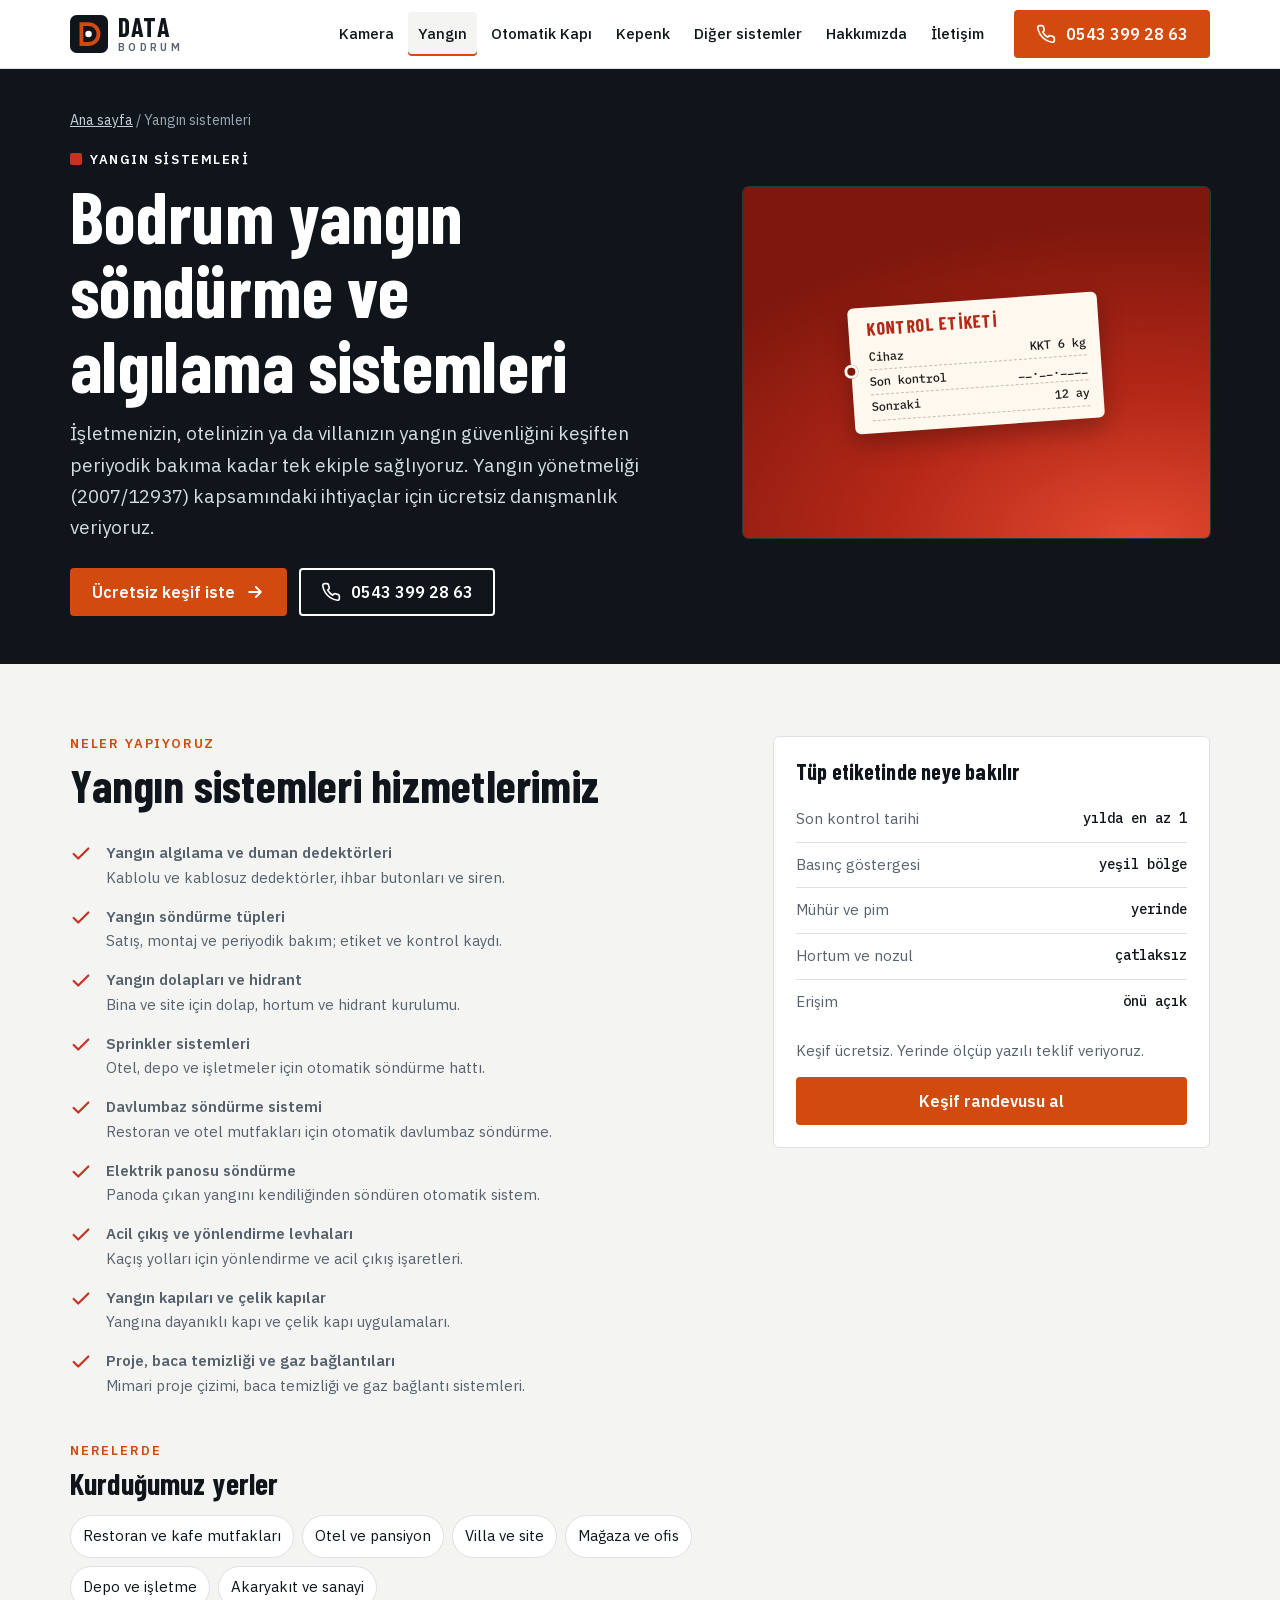
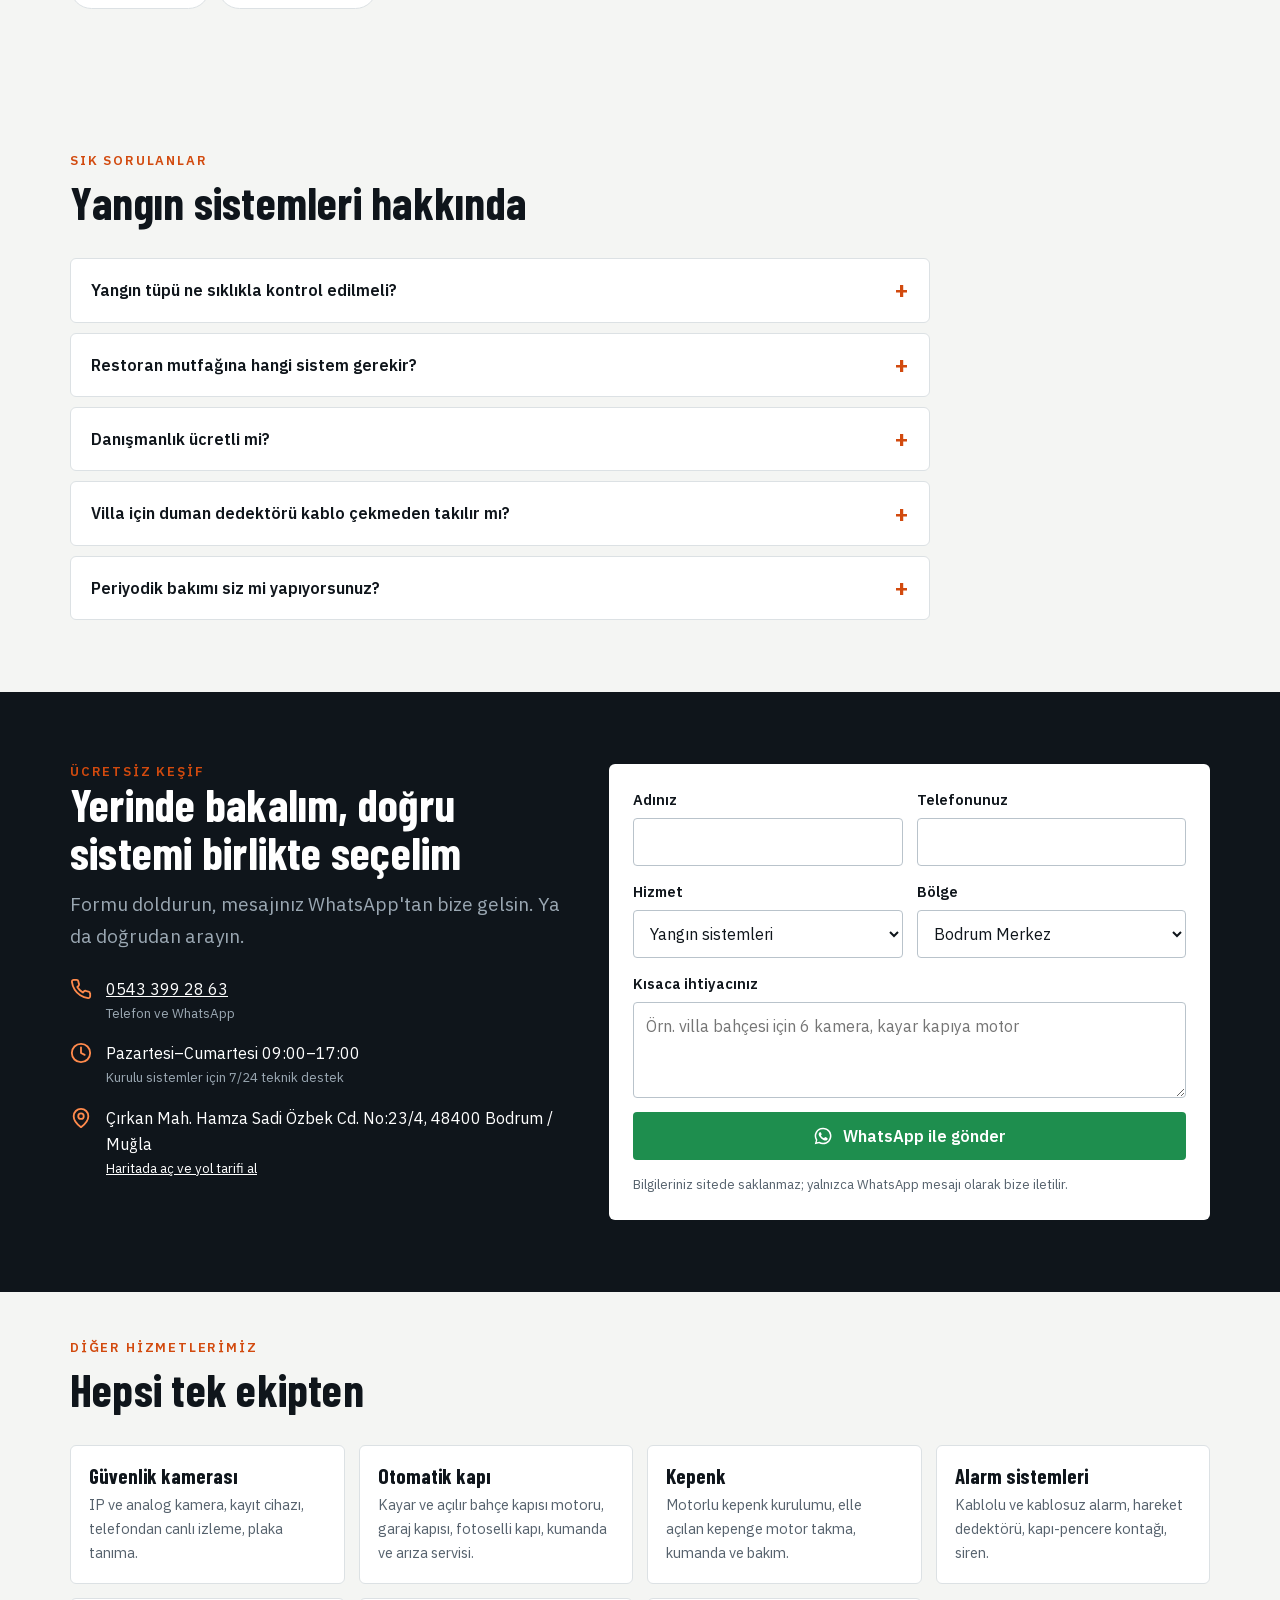
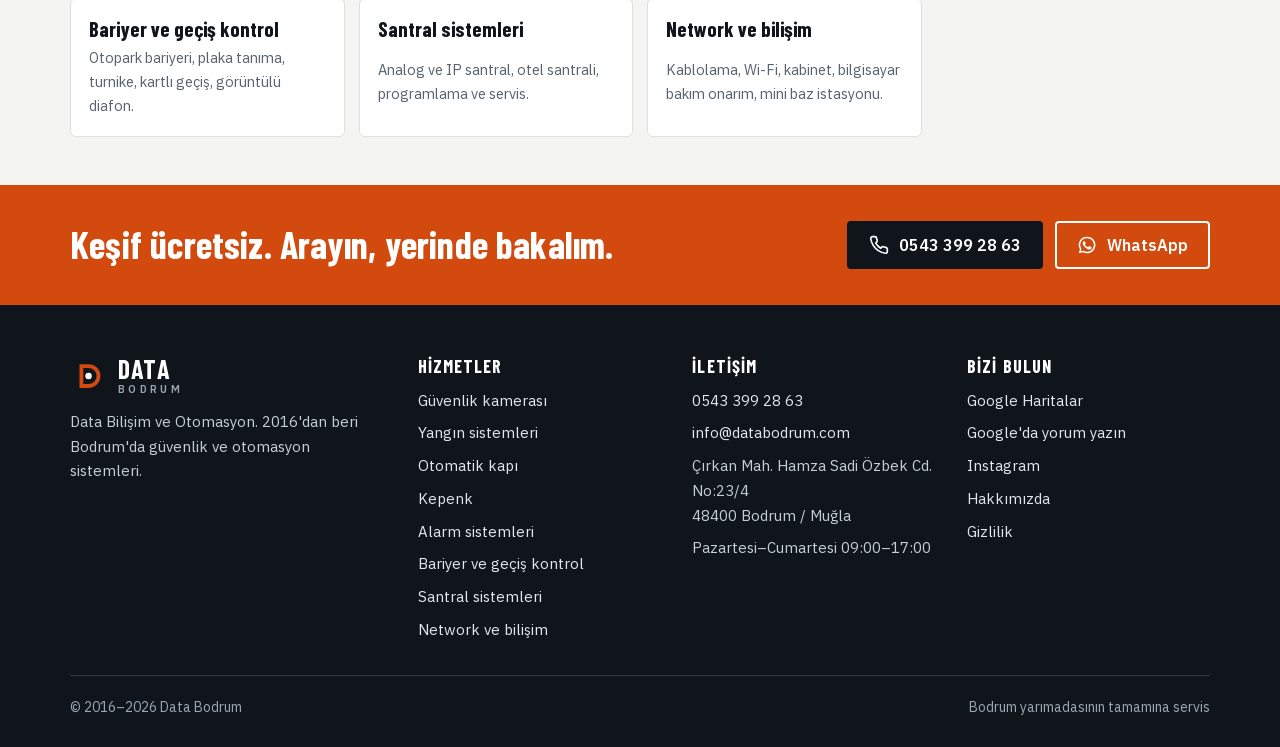
<file: yangin-sistemleri/index.html>
<!doctype html>
<html lang="tr">
<head>
<meta charset="utf-8">
<meta name="viewport" content="width=device-width, initial-scale=1, viewport-fit=cover">
<title>Bodrum Yangın Söndürme ve Algılama Sistemleri | Data Bodrum</title>
<meta name="description" content="Bodrum&#x27;da yangın algılama, duman dedektörü, yangın tüpü satışı ve periyodik bakım, dolap ve hidrant, sprinkler, davlumbaz söndürme. Ücretsiz danışmanlık: 0543 399 28 63">
<link rel="canonical" href="https://databodrum.com/yangin-sistemleri/">
<meta name="theme-color" content="#0F151B">
<meta property="og:type" content="website">
<meta property="og:locale" content="tr_TR">
<meta property="og:site_name" content="Data Bodrum">
<meta property="og:title" content="Bodrum Yangın Söndürme ve Algılama Sistemleri | Data Bodrum">
<meta property="og:description" content="Bodrum&#x27;da yangın algılama, duman dedektörü, yangın tüpü satışı ve periyodik bakım, dolap ve hidrant, sprinkler, davlumbaz söndürme. Ücretsiz danışmanlık: 0543 399 28 63">
<meta property="og:url" content="https://databodrum.com/yangin-sistemleri/">
<meta property="og:image" content="https://databodrum.com/assets/og.jpg">
<meta name="twitter:card" content="summary_large_image">
<link rel="icon" href="../assets/favicon.svg" type="image/svg+xml">
<link rel="apple-touch-icon" href="../assets/apple-touch-icon.png">
<link rel="preload" href="../assets/fonts/barlow-condensed-700-latin.woff2" as="font" type="font/woff2" crossorigin>
<link rel="preload" href="../assets/fonts/ibm-plex-sans-400-latin.woff2" as="font" type="font/woff2" crossorigin>
<link rel="stylesheet" href="../assets/styles.css">
<script type="application/ld+json">{"@context": "https://schema.org", "@type": "LocalBusiness", "@id": "https://databodrum.com/#isletme", "name": "Data Bodrum", "alternateName": "Data Bilişim ve Otomasyon", "url": "https://databodrum.com/", "telephone": "+90 543 399 28 63", "email": "info@databodrum.com", "foundingDate": "2016", "image": "https://databodrum.com/assets/og.jpg", "logo": "https://databodrum.com/assets/apple-touch-icon.png", "description": "Bodrum'da güvenlik kamerası, yangın algılama ve söndürme, otomatik kapı, bariyer ve motorlu kepenk sistemleri kurulumu, bakımı ve 7/24 teknik destek.", "address": {"@type": "PostalAddress", "streetAddress": "Çırkan Mah. Hamza Sadi Özbek Cd. No:23/4", "addressLocality": "Bodrum", "addressRegion": "Muğla", "postalCode": "48400", "addressCountry": "TR"}, "geo": {"@type": "GeoCoordinates", "latitude": 37.0552033, "longitude": 27.3990376}, "hasMap": "https://www.google.com/maps?cid=14666570202706644658", "openingHoursSpecification": [{"@type": "OpeningHoursSpecification", "dayOfWeek": ["Monday", "Tuesday", "Wednesday", "Thursday", "Friday", "Saturday"], "opens": "09:00", "closes": "17:00"}], "areaServed": [{"@type": "Place", "name": "Bodrum Merkez, Bodrum"}, {"@type": "Place", "name": "Konacık, Bodrum"}, {"@type": "Place", "name": "Gümbet, Bodrum"}, {"@type": "Place", "name": "Bitez, Bodrum"}, {"@type": "Place", "name": "Ortakent, Bodrum"}, {"@type": "Place", "name": "Yahşi, Bodrum"}, {"@type": "Place", "name": "Turgutreis, Bodrum"}, {"@type": "Place", "name": "Akyarlar, Bodrum"}, {"@type": "Place", "name": "Gümüşlük, Bodrum"}, {"@type": "Place", "name": "Yalıkavak, Bodrum"}, {"@type": "Place", "name": "Gündoğan, Bodrum"}, {"@type": "Place", "name": "Göltürkbükü, Bodrum"}, {"@type": "Place", "name": "Torba, Bodrum"}], "sameAs": ["https://www.instagram.com/databodrum/"], "hasOfferCatalog": {"@type": "OfferCatalog", "name": "Hizmetler", "itemListElement": [{"@type": "Offer", "itemOffered": {"@type": "Service", "name": "Güvenlik kamerası", "url": "https://databodrum.com/bodrum-guvenlik-kamera-sistemleri/"}}, {"@type": "Offer", "itemOffered": {"@type": "Service", "name": "Yangın sistemleri", "url": "https://databodrum.com/yangin-sistemleri/"}}, {"@type": "Offer", "itemOffered": {"@type": "Service", "name": "Otomatik kapı", "url": "https://databodrum.com/otomatik-kapi/"}}, {"@type": "Offer", "itemOffered": {"@type": "Service", "name": "Kepenk", "url": "https://databodrum.com/kepenk/"}}, {"@type": "Offer", "itemOffered": {"@type": "Service", "name": "Alarm sistemleri", "url": "https://databodrum.com/alarm-sistemleri/"}}, {"@type": "Offer", "itemOffered": {"@type": "Service", "name": "Bariyer ve geçiş kontrol", "url": "https://databodrum.com/bariyer-gecis-kontrol/"}}, {"@type": "Offer", "itemOffered": {"@type": "Service", "name": "Santral sistemleri", "url": "https://databodrum.com/santral-sistemleri/"}}, {"@type": "Offer", "itemOffered": {"@type": "Service", "name": "Network ve bilişim", "url": "https://databodrum.com/network-sistemleri/"}}]}}</script>
<script type="application/ld+json">{"@context": "https://schema.org", "@type": "Service", "name": "Bodrum yangın söndürme ve algılama sistemleri", "serviceType": "Yangın sistemleri", "url": "https://databodrum.com/yangin-sistemleri/", "description": "Bodrum'da yangın algılama, duman dedektörü, yangın tüpü satışı ve periyodik bakım, dolap ve hidrant, sprinkler, davlumbaz söndürme. Ücretsiz danışmanlık: 0543 399 28 63", "provider": {"@id": "https://databodrum.com/#isletme"}, "areaServed": [{"@type": "Place", "name": "Bodrum Merkez, Bodrum"}, {"@type": "Place", "name": "Konacık, Bodrum"}, {"@type": "Place", "name": "Gümbet, Bodrum"}, {"@type": "Place", "name": "Bitez, Bodrum"}, {"@type": "Place", "name": "Ortakent, Bodrum"}, {"@type": "Place", "name": "Yahşi, Bodrum"}, {"@type": "Place", "name": "Turgutreis, Bodrum"}, {"@type": "Place", "name": "Akyarlar, Bodrum"}, {"@type": "Place", "name": "Gümüşlük, Bodrum"}, {"@type": "Place", "name": "Yalıkavak, Bodrum"}, {"@type": "Place", "name": "Gündoğan, Bodrum"}, {"@type": "Place", "name": "Göltürkbükü, Bodrum"}, {"@type": "Place", "name": "Torba, Bodrum"}]}</script>
<script type="application/ld+json">{"@context": "https://schema.org", "@type": "FAQPage", "mainEntity": [{"@type": "Question", "name": "Yangın tüpü ne sıklıkla kontrol edilmeli?", "acceptedAnswer": {"@type": "Answer", "text": "Yılda en az bir kez. Tüpün üzerindeki etikette son kontrol tarihi yazar; tarih geçmişse bizi arayın, yerinde kontrol edip etiketini yenileyelim."}}, {"@type": "Question", "name": "Restoran mutfağına hangi sistem gerekir?", "acceptedAnswer": {"@type": "Answer", "text": "Davlumbaz altında çıkan yağ yangınları için otomatik davlumbaz söndürme sistemi kurulur. Mutfağın ölçüsüne ve ocak düzenine göre keşifte belirliyoruz."}}, {"@type": "Question", "name": "Danışmanlık ücretli mi?", "acceptedAnswer": {"@type": "Answer", "text": "Hayır. İlk değerlendirme ve keşif ücretsizdir; ne gerektiğini yazılı olarak iletiyoruz."}}, {"@type": "Question", "name": "Villa için duman dedektörü kablo çekmeden takılır mı?", "acceptedAnswer": {"@type": "Answer", "text": "Evet. Kablosuz dedektörler duvar kırmadan takılır ve alarm sistemine bağlanabilir."}}, {"@type": "Question", "name": "Periyodik bakımı siz mi yapıyorsunuz?", "acceptedAnswer": {"@type": "Answer", "text": "Evet. Kurduğumuz ya da mevcut sistemlerin periyodik bakımını, tüp kontrollerini ve dedektör testlerini yapıyoruz."}}]}</script>
<script type="application/ld+json">{"@context": "https://schema.org", "@type": "BreadcrumbList", "itemListElement": [{"@type": "ListItem", "position": 1, "name": "Ana sayfa", "item": "https://databodrum.com/"}, {"@type": "ListItem", "position": 2, "name": "Yangın sistemleri", "item": "https://databodrum.com/yangin-sistemleri/"}]}</script>
</head>
<body>
<a class="skip" href="#icerik">İçeriğe geç</a>
<header class="top"><div class="wrap">
<a class="logo" href="../" aria-label="Data Bodrum ana sayfa"><svg class="logo-mark" viewBox="0 0 40 40" aria-hidden="true"><rect width="40" height="40" rx="7" fill="#0F151B"/><path d="M12 9.5h7.5a10.5 10.5 0 0 1 0 21H12z" fill="none" stroke="#D24A0E" stroke-width="4"/><circle cx="19.5" cy="20" r="3.4" fill="#fff"/></svg><span class="logo-text"><b>DATA</b><span>BODRUM</span></span></a>
<nav class="nav" aria-label="Ana menü"><a href="../bodrum-guvenlik-kamera-sistemleri/">Kamera</a><a href="../yangin-sistemleri/" aria-current=page>Yangın</a><a href="../otomatik-kapi/">Otomatik Kapı</a><a href="../kepenk/">Kepenk</a><a href="../#diger">Diğer sistemler</a><a href="../hakkimizda/">Hakkımızda</a><a href="../iletisim/">İletişim</a></nav>
<a class="btn btn-primary top-call" href="tel:+905433992863"><svg viewBox="0 0 24 24" fill="none" stroke="currentColor" stroke-width="2" stroke-linecap="round" stroke-linejoin="round" aria-hidden="true"><path d="M22 16.9v3a2 2 0 0 1-2.2 2 19.8 19.8 0 0 1-8.6-3.1 19.5 19.5 0 0 1-6-6A19.8 19.8 0 0 1 2.1 4.2 2 2 0 0 1 4.1 2h3a2 2 0 0 1 2 1.7c.1.9.4 1.8.7 2.7a2 2 0 0 1-.5 2.1L8 9.8a16 16 0 0 0 6 6l1.3-1.3a2 2 0 0 1 2.1-.4c.9.3 1.8.6 2.7.7a2 2 0 0 1 1.7 2z"/></svg>0543 399 28 63</a>
<details class="menu"><summary aria-label="Menüyü aç"><svg viewBox="0 0 24 24" fill="none" stroke="currentColor" stroke-width="2" stroke-linecap="round" aria-hidden="true"><path d="M3 6h18M3 12h18M3 18h18"/></svg></summary><nav class="menu-panel" aria-label="Mobil menü"><a href="../bodrum-guvenlik-kamera-sistemleri/">Kamera</a><a href="../yangin-sistemleri/">Yangın</a><a href="../otomatik-kapi/">Otomatik Kapı</a><a href="../kepenk/">Kepenk</a><a href="../#diger">Diğer sistemler</a><a href="../hakkimizda/">Hakkımızda</a><a href="../iletisim/">İletişim</a><a href="tel:+905433992863">Ara: 0543 399 28 63</a></nav></details>
</div></header>
<main id="icerik">

<section class="page-hero"><div class="wrap">
<div>
<nav class="crumbs" aria-label="Konum"><a href="../">Ana sayfa</a> / Yangın sistemleri</nav>
<p class="tagline" style="color:#fff"><i style="background:var(--fire)"></i>Yangın sistemleri</p>
<h1>Bodrum yangın söndürme ve algılama sistemleri</h1>
<p class="lead">İşletmenizin, otelinizin ya da villanızın yangın güvenliğini keşiften periyodik bakıma kadar tek ekiple sağlıyoruz. Yangın yönetmeliği (2007/12937) kapsamındaki ihtiyaçlar için ücretsiz danışmanlık veriyoruz.</p>
<div class="btns"><a class="btn btn-primary" href="#teklif">Ücretsiz keşif iste<svg viewBox="0 0 24 24" fill="none" stroke="currentColor" stroke-width="2.2" stroke-linecap="round" stroke-linejoin="round" aria-hidden="true"><path d="M5 12h14M13 6l6 6-6 6"/></svg></a><a class="btn btn-line" href="tel:+905433992863"><svg viewBox="0 0 24 24" fill="none" stroke="currentColor" stroke-width="2" stroke-linecap="round" stroke-linejoin="round" aria-hidden="true"><path d="M22 16.9v3a2 2 0 0 1-2.2 2 19.8 19.8 0 0 1-8.6-3.1 19.5 19.5 0 0 1-6-6A19.8 19.8 0 0 1 2.1 4.2 2 2 0 0 1 4.1 2h3a2 2 0 0 1 2 1.7c.1.9.4 1.8.7 2.7a2 2 0 0 1-.5 2.1L8 9.8a16 16 0 0 0 6 6l1.3-1.3a2 2 0 0 1 2.1-.4c.9.3 1.8.6 2.7.7a2 2 0 0 1 1.7 2z"/></svg>0543 399 28 63</a></div>
</div>
<div class="cctv" style="aspect-ratio:4/3"><div class="art-fire" aria-hidden="true"><div class="tag-card"><b>KONTROL ETİKETİ</b><div class="line"><span>Cihaz</span><span>KKT 6 kg</span></div><div class="line"><span>Son kontrol</span><span>__.__.____</span></div><div class="line"><span>Sonraki</span><span>12 ay</span></div></div></div></div>
</div></section>

<section class="sec" aria-labelledby="neler-h"><div class="wrap split k-fire">
<div><div class="sec-head"><p class="eyebrow">Neler yapıyoruz</p><h2 id="neler-h">Yangın sistemleri hizmetlerimiz</h2></div>
<ul class="checks"><li><svg viewBox="0 0 24 24" fill="none" stroke="currentColor" stroke-width="2.4" stroke-linecap="round" stroke-linejoin="round" aria-hidden="true"><path d="M20 6 9 17l-5-5"/></svg><span><b>Yangın algılama ve duman dedektörleri</b><span>Kablolu ve kablosuz dedektörler, ihbar butonları ve siren.</span></span></li><li><svg viewBox="0 0 24 24" fill="none" stroke="currentColor" stroke-width="2.4" stroke-linecap="round" stroke-linejoin="round" aria-hidden="true"><path d="M20 6 9 17l-5-5"/></svg><span><b>Yangın söndürme tüpleri</b><span>Satış, montaj ve periyodik bakım; etiket ve kontrol kaydı.</span></span></li><li><svg viewBox="0 0 24 24" fill="none" stroke="currentColor" stroke-width="2.4" stroke-linecap="round" stroke-linejoin="round" aria-hidden="true"><path d="M20 6 9 17l-5-5"/></svg><span><b>Yangın dolapları ve hidrant</b><span>Bina ve site için dolap, hortum ve hidrant kurulumu.</span></span></li><li><svg viewBox="0 0 24 24" fill="none" stroke="currentColor" stroke-width="2.4" stroke-linecap="round" stroke-linejoin="round" aria-hidden="true"><path d="M20 6 9 17l-5-5"/></svg><span><b>Sprinkler sistemleri</b><span>Otel, depo ve işletmeler için otomatik söndürme hattı.</span></span></li><li><svg viewBox="0 0 24 24" fill="none" stroke="currentColor" stroke-width="2.4" stroke-linecap="round" stroke-linejoin="round" aria-hidden="true"><path d="M20 6 9 17l-5-5"/></svg><span><b>Davlumbaz söndürme sistemi</b><span>Restoran ve otel mutfakları için otomatik davlumbaz söndürme.</span></span></li><li><svg viewBox="0 0 24 24" fill="none" stroke="currentColor" stroke-width="2.4" stroke-linecap="round" stroke-linejoin="round" aria-hidden="true"><path d="M20 6 9 17l-5-5"/></svg><span><b>Elektrik panosu söndürme</b><span>Panoda çıkan yangını kendiliğinden söndüren otomatik sistem.</span></span></li><li><svg viewBox="0 0 24 24" fill="none" stroke="currentColor" stroke-width="2.4" stroke-linecap="round" stroke-linejoin="round" aria-hidden="true"><path d="M20 6 9 17l-5-5"/></svg><span><b>Acil çıkış ve yönlendirme levhaları</b><span>Kaçış yolları için yönlendirme ve acil çıkış işaretleri.</span></span></li><li><svg viewBox="0 0 24 24" fill="none" stroke="currentColor" stroke-width="2.4" stroke-linecap="round" stroke-linejoin="round" aria-hidden="true"><path d="M20 6 9 17l-5-5"/></svg><span><b>Yangın kapıları ve çelik kapılar</b><span>Yangına dayanıklı kapı ve çelik kapı uygulamaları.</span></span></li><li><svg viewBox="0 0 24 24" fill="none" stroke="currentColor" stroke-width="2.4" stroke-linecap="round" stroke-linejoin="round" aria-hidden="true"><path d="M20 6 9 17l-5-5"/></svg><span><b>Proje, baca temizliği ve gaz bağlantıları</b><span>Mimari proje çizimi, baca temizliği ve gaz bağlantı sistemleri.</span></span></li></ul>
<div class="sec-head" style="margin:44px 0 16px"><p class="eyebrow">Nerelerde</p><h2 style="font-size:30px">Kurduğumuz yerler</h2></div>
<ul class="areas"><li>Restoran ve kafe mutfakları</li><li>Otel ve pansiyon</li><li>Villa ve site</li><li>Mağaza ve ofis</li><li>Depo ve işletme</li><li>Akaryakıt ve sanayi</li></ul>
</div>
<aside class="aside"><h3>Tüp etiketinde neye bakılır</h3><dl class="spec"><div><dt>Son kontrol tarihi</dt><dd>yılda en az 1</dd></div><div><dt>Basınç göstergesi</dt><dd>yeşil bölge</dd></div><div><dt>Mühür ve pim</dt><dd>yerinde</dd></div><div><dt>Hortum ve nozul</dt><dd>çatlaksız</dd></div><div><dt>Erişim</dt><dd>önü açık</dd></div></dl>
<p class="muted" style="font-size:15px">Keşif ücretsiz. Yerinde ölçüp yazılı teklif veriyoruz.</p>
<a class="btn btn-primary" href="#teklif">Keşif randevusu al</a></aside>
</div></section>

<section class="sec" aria-labelledby="sss-h"><div class="wrap">
<div class="sec-head"><p class="eyebrow">Sık sorulanlar</p><h2 id="sss-h">Yangın sistemleri hakkında</h2></div>
<div class="faq"><details><summary>Yangın tüpü ne sıklıkla kontrol edilmeli?</summary><p>Yılda en az bir kez. Tüpün üzerindeki etikette son kontrol tarihi yazar; tarih geçmişse bizi arayın, yerinde kontrol edip etiketini yenileyelim.</p></details><details><summary>Restoran mutfağına hangi sistem gerekir?</summary><p>Davlumbaz altında çıkan yağ yangınları için otomatik davlumbaz söndürme sistemi kurulur. Mutfağın ölçüsüne ve ocak düzenine göre keşifte belirliyoruz.</p></details><details><summary>Danışmanlık ücretli mi?</summary><p>Hayır. İlk değerlendirme ve keşif ücretsizdir; ne gerektiğini yazılı olarak iletiyoruz.</p></details><details><summary>Villa için duman dedektörü kablo çekmeden takılır mı?</summary><p>Evet. Kablosuz dedektörler duvar kırmadan takılır ve alarm sistemine bağlanabilir.</p></details><details><summary>Periyodik bakımı siz mi yapıyorsunuz?</summary><p>Evet. Kurduğumuz ya da mevcut sistemlerin periyodik bakımını, tüp kontrollerini ve dedektör testlerini yapıyoruz.</p></details></div>
</div></section>
<section class="sec sec-dark" id="teklif" aria-labelledby="teklif-h"><div class="wrap quote">
<div>
<p class="eyebrow">Ücretsiz keşif</p>
<h2 id="teklif-h">Yerinde bakalım, doğru sistemi birlikte seçelim</h2>
<p class="lead muted" style="margin-top:14px">Formu doldurun, mesajınız WhatsApp'tan bize gelsin. Ya da doğrudan arayın.</p>
<ul class="contact-list">
<li><svg viewBox="0 0 24 24" fill="none" stroke="currentColor" stroke-width="2" stroke-linecap="round" stroke-linejoin="round" aria-hidden="true"><path d="M22 16.9v3a2 2 0 0 1-2.2 2 19.8 19.8 0 0 1-8.6-3.1 19.5 19.5 0 0 1-6-6A19.8 19.8 0 0 1 2.1 4.2 2 2 0 0 1 4.1 2h3a2 2 0 0 1 2 1.7c.1.9.4 1.8.7 2.7a2 2 0 0 1-.5 2.1L8 9.8a16 16 0 0 0 6 6l1.3-1.3a2 2 0 0 1 2.1-.4c.9.3 1.8.6 2.7.7a2 2 0 0 1 1.7 2z"/></svg><span><a href="tel:+905433992863">0543 399 28 63</a><small>Telefon ve WhatsApp</small></span></li>
<li><svg viewBox="0 0 24 24" fill="none" stroke="currentColor" stroke-width="2" stroke-linecap="round" stroke-linejoin="round" aria-hidden="true"><circle cx="12" cy="12" r="10"/><path d="M12 6v6l4 2"/></svg><span>Pazartesi–Cumartesi 09:00–17:00<small>Kurulu sistemler için 7/24 teknik destek</small></span></li>
<li><svg viewBox="0 0 24 24" fill="none" stroke="currentColor" stroke-width="2" stroke-linecap="round" stroke-linejoin="round" aria-hidden="true"><path d="M20 10c0 6-8 12-8 12S4 16 4 10a8 8 0 0 1 16 0z"/><circle cx="12" cy="10" r="3"/></svg><span>Çırkan Mah. Hamza Sadi Özbek Cd. No:23/4, 48400 Bodrum / Muğla<small><a href="https://www.google.com/maps?cid=14666570202706644658" rel="noopener">Haritada aç ve yol tarifi al</a></small></span></li>
</ul>
</div>
<form class="qf" id="qf" novalidate>
<div class="row">
<label for="qf-ad">Adınız<input id="qf-ad" name="ad" autocomplete="name" required></label>
<label for="qf-tel">Telefonunuz<input id="qf-tel" name="tel" type="tel" autocomplete="tel" inputmode="tel" required></label>
</div>
<div class="row">
<label for="qf-hizmet">Hizmet<select id="qf-hizmet" name="hizmet"><option>Güvenlik kamerası</option><option selected>Yangın sistemleri</option><option>Otomatik kapı</option><option>Kepenk</option><option>Alarm sistemleri</option><option>Bariyer ve geçiş kontrol</option><option>Santral sistemleri</option><option>Network ve bilişim</option></select></label>
<label for="qf-bolge">Bölge<select id="qf-bolge" name="bolge"><option>Bodrum Merkez</option><option>Konacık</option><option>Gümbet</option><option>Bitez</option><option>Ortakent</option><option>Yahşi</option><option>Turgutreis</option><option>Akyarlar</option><option>Gümüşlük</option><option>Yalıkavak</option><option>Gündoğan</option><option>Göltürkbükü</option><option>Torba</option><option>Diğer</option></select></label>
</div>
<label for="qf-not">Kısaca ihtiyacınız<textarea id="qf-not" name="not" placeholder="Örn. villa bahçesi için 6 kamera, kayar kapıya motor"></textarea></label>
<p class="err" id="qf-err" role="alert" hidden>Lütfen adınızı ve telefonunuzu yazın.</p>
<button class="btn btn-wa" type="submit"><svg viewBox="0 0 24 24" fill="currentColor" aria-hidden="true"><path d="M12 2a9.9 9.9 0 0 0-8.5 15l-1.4 5 5.1-1.3A10 10 0 1 0 12 2zm0 18.2a8.2 8.2 0 0 1-4.2-1.2l-.3-.2-3 .8.8-3-.2-.3A8.2 8.2 0 1 1 12 20.2zm4.5-6.1c-.2-.1-1.5-.7-1.7-.8s-.4-.1-.6.1-.7.8-.8 1-.3.2-.5.1a6.7 6.7 0 0 1-3.3-2.9c-.3-.4.3-.4.7-1.4.1-.2 0-.3 0-.5l-.8-1.8c-.2-.5-.4-.4-.6-.4h-.5a1 1 0 0 0-.7.3 3 3 0 0 0-.9 2.2 5.2 5.2 0 0 0 1.1 2.7 11.8 11.8 0 0 0 4.5 4c1.7.7 2.3.8 3.2.6a2.7 2.7 0 0 0 1.8-1.2 2.2 2.2 0 0 0 .1-1.3c0-.1-.2-.2-.5-.3z"/></svg>WhatsApp ile gönder</button>
<p class="hint">Bilgileriniz sitede saklanmaz; yalnızca WhatsApp mesajı olarak bize iletilir.</p>
</form>
</div></section>

<section class="sec sec-tight" aria-labelledby="diger-h"><div class="wrap">
<div class="sec-head"><p class="eyebrow">Diğer hizmetlerimiz</p><h2 id="diger-h">Hepsi tek ekipten</h2></div>
<div class="minis"><a class="mini" href="../bodrum-guvenlik-kamera-sistemleri/"><b>Güvenlik kamerası</b><span>IP ve analog kamera, kayıt cihazı, telefondan canlı izleme, plaka tanıma.</span></a><a class="mini" href="../otomatik-kapi/"><b>Otomatik kapı</b><span>Kayar ve açılır bahçe kapısı motoru, garaj kapısı, fotoselli kapı, kumanda ve arıza servisi.</span></a><a class="mini" href="../kepenk/"><b>Kepenk</b><span>Motorlu kepenk kurulumu, elle açılan kepenge motor takma, kumanda ve bakım.</span></a><a class="mini" href="../alarm-sistemleri/"><b>Alarm sistemleri</b><span>Kablolu ve kablosuz alarm, hareket dedektörü, kapı-pencere kontağı, siren.</span></a><a class="mini" href="../bariyer-gecis-kontrol/"><b>Bariyer ve geçiş kontrol</b><span>Otopark bariyeri, plaka tanıma, turnike, kartlı geçiş, görüntülü diafon.</span></a><a class="mini" href="../santral-sistemleri/"><b>Santral sistemleri</b><span>Analog ve IP santral, otel santrali, programlama ve servis.</span></a><a class="mini" href="../network-sistemleri/"><b>Network ve bilişim</b><span>Kablolama, Wi-Fi, kabinet, bilgisayar bakım onarım, mini baz istasyonu.</span></a></div></div></section>
</main>
<section class="cta"><div class="wrap"><h2>Keşif ücretsiz. Arayın, yerinde bakalım.</h2>
<div class="btns"><a class="btn btn-primary" href="tel:+905433992863"><svg viewBox="0 0 24 24" fill="none" stroke="currentColor" stroke-width="2" stroke-linecap="round" stroke-linejoin="round" aria-hidden="true"><path d="M22 16.9v3a2 2 0 0 1-2.2 2 19.8 19.8 0 0 1-8.6-3.1 19.5 19.5 0 0 1-6-6A19.8 19.8 0 0 1 2.1 4.2 2 2 0 0 1 4.1 2h3a2 2 0 0 1 2 1.7c.1.9.4 1.8.7 2.7a2 2 0 0 1-.5 2.1L8 9.8a16 16 0 0 0 6 6l1.3-1.3a2 2 0 0 1 2.1-.4c.9.3 1.8.6 2.7.7a2 2 0 0 1 1.7 2z"/></svg>0543 399 28 63</a><a class="btn btn-line" href="https://wa.me/905433992863" rel="noopener"><svg viewBox="0 0 24 24" fill="currentColor" aria-hidden="true"><path d="M12 2a9.9 9.9 0 0 0-8.5 15l-1.4 5 5.1-1.3A10 10 0 1 0 12 2zm0 18.2a8.2 8.2 0 0 1-4.2-1.2l-.3-.2-3 .8.8-3-.2-.3A8.2 8.2 0 1 1 12 20.2zm4.5-6.1c-.2-.1-1.5-.7-1.7-.8s-.4-.1-.6.1-.7.8-.8 1-.3.2-.5.1a6.7 6.7 0 0 1-3.3-2.9c-.3-.4.3-.4.7-1.4.1-.2 0-.3 0-.5l-.8-1.8c-.2-.5-.4-.4-.6-.4h-.5a1 1 0 0 0-.7.3 3 3 0 0 0-.9 2.2 5.2 5.2 0 0 0 1.1 2.7 11.8 11.8 0 0 0 4.5 4c1.7.7 2.3.8 3.2.6a2.7 2.7 0 0 0 1.8-1.2 2.2 2.2 0 0 0 .1-1.3c0-.1-.2-.2-.5-.3z"/></svg>WhatsApp</a></div></div></section>
<footer class="foot"><div class="wrap">
<div><a class="logo" href="../"><svg class="logo-mark" viewBox="0 0 40 40" aria-hidden="true"><rect width="40" height="40" rx="7" fill="#0F151B"/><path d="M12 9.5h7.5a10.5 10.5 0 0 1 0 21H12z" fill="none" stroke="#D24A0E" stroke-width="4"/><circle cx="19.5" cy="20" r="3.4" fill="#fff"/></svg><span class="logo-text"><b>DATA</b><span>BODRUM</span></span></a>
<p>Data Bilişim ve Otomasyon. 2016'dan beri Bodrum'da güvenlik ve otomasyon sistemleri.</p></div>
<div><h3>Hizmetler</h3><ul><li><a href="../bodrum-guvenlik-kamera-sistemleri/">Güvenlik kamerası</a></li><li><a href="../yangin-sistemleri/">Yangın sistemleri</a></li><li><a href="../otomatik-kapi/">Otomatik kapı</a></li><li><a href="../kepenk/">Kepenk</a></li><li><a href="../alarm-sistemleri/">Alarm sistemleri</a></li><li><a href="../bariyer-gecis-kontrol/">Bariyer ve geçiş kontrol</a></li><li><a href="../santral-sistemleri/">Santral sistemleri</a></li><li><a href="../network-sistemleri/">Network ve bilişim</a></li></ul></div>
<div><h3>İletişim</h3><ul><li><a href="tel:+905433992863">0543 399 28 63</a></li><li><a href="mailto:info@databodrum.com">info@databodrum.com</a></li><li>Çırkan Mah. Hamza Sadi Özbek Cd. No:23/4<br>48400 Bodrum / Muğla</li><li>Pazartesi–Cumartesi 09:00–17:00</li></ul></div>
<div><h3>Bizi bulun</h3><ul><li><a href="https://www.google.com/maps?cid=14666570202706644658" rel="noopener">Google Haritalar</a></li><li><a href="https://g.page/r/CbKOqH3kH4rLEBM/review" rel="noopener">Google'da yorum yazın</a></li><li><a href="https://www.instagram.com/databodrum/" rel="noopener">Instagram</a></li><li><a href="../hakkimizda/">Hakkımızda</a></li><li><a href="../gizlilik-politikasi/">Gizlilik</a></li></ul></div>
<div class="foot-bottom"><span>© 2016–<span data-year>2026</span> Data Bodrum</span><span>Bodrum yarımadasının tamamına servis</span></div>
</div></footer>
<nav class="actionbar" aria-label="Hızlı iletişim"><a href="tel:+905433992863"><svg viewBox="0 0 24 24" fill="none" stroke="currentColor" stroke-width="2" stroke-linecap="round" stroke-linejoin="round" aria-hidden="true"><path d="M22 16.9v3a2 2 0 0 1-2.2 2 19.8 19.8 0 0 1-8.6-3.1 19.5 19.5 0 0 1-6-6A19.8 19.8 0 0 1 2.1 4.2 2 2 0 0 1 4.1 2h3a2 2 0 0 1 2 1.7c.1.9.4 1.8.7 2.7a2 2 0 0 1-.5 2.1L8 9.8a16 16 0 0 0 6 6l1.3-1.3a2 2 0 0 1 2.1-.4c.9.3 1.8.6 2.7.7a2 2 0 0 1 1.7 2z"/></svg>Ara</a><a class="wa" href="https://wa.me/905433992863" rel="noopener"><svg viewBox="0 0 24 24" fill="currentColor" aria-hidden="true"><path d="M12 2a9.9 9.9 0 0 0-8.5 15l-1.4 5 5.1-1.3A10 10 0 1 0 12 2zm0 18.2a8.2 8.2 0 0 1-4.2-1.2l-.3-.2-3 .8.8-3-.2-.3A8.2 8.2 0 1 1 12 20.2zm4.5-6.1c-.2-.1-1.5-.7-1.7-.8s-.4-.1-.6.1-.7.8-.8 1-.3.2-.5.1a6.7 6.7 0 0 1-3.3-2.9c-.3-.4.3-.4.7-1.4.1-.2 0-.3 0-.5l-.8-1.8c-.2-.5-.4-.4-.6-.4h-.5a1 1 0 0 0-.7.3 3 3 0 0 0-.9 2.2 5.2 5.2 0 0 0 1.1 2.7 11.8 11.8 0 0 0 4.5 4c1.7.7 2.3.8 3.2.6a2.7 2.7 0 0 0 1.8-1.2 2.2 2.2 0 0 0 .1-1.3c0-.1-.2-.2-.5-.3z"/></svg>WhatsApp</a><a class="ks" href="#teklif"><svg viewBox="0 0 24 24" fill="none" stroke="currentColor" stroke-width="2" stroke-linecap="round" stroke-linejoin="round" aria-hidden="true"><circle cx="11" cy="11" r="8"/><path d="m21 21-4.3-4.3"/></svg>Keşif iste</a></nav>
<script src="../assets/script.js" defer></script>
</body>
</html>
</file>
<file: assets/styles.css>
@font-face {
  font-family: 'Barlow Condensed';
  font-style: normal;
  font-weight: 600;
  font-display: swap;
  src: url(fonts/barlow-condensed-600-latin-ext.woff2) format('woff2');
  unicode-range: U+0100-02BA, U+02BD-02C5, U+02C7-02CC, U+02CE-02D7, U+02DD-02FF, U+0304, U+0308, U+0329, U+1D00-1DBF, U+1E00-1E9F, U+1EF2-1EFF, U+2020, U+20A0-20AB, U+20AD-20C4, U+2113, U+2C60-2C7F, U+A720-A7FF;
}
@font-face {
  font-family: 'Barlow Condensed';
  font-style: normal;
  font-weight: 600;
  font-display: swap;
  src: url(fonts/barlow-condensed-600-latin.woff2) format('woff2');
  unicode-range: U+0000-00FF, U+0131, U+0152-0153, U+02BB-02BC, U+02C6, U+02DA, U+02DC, U+0304, U+0308, U+0329, U+2000-206F, U+20AC, U+2122, U+2191, U+2193, U+2212, U+2215, U+FEFF, U+FFFD;
}
@font-face {
  font-family: 'Barlow Condensed';
  font-style: normal;
  font-weight: 700;
  font-display: swap;
  src: url(fonts/barlow-condensed-700-latin-ext.woff2) format('woff2');
  unicode-range: U+0100-02BA, U+02BD-02C5, U+02C7-02CC, U+02CE-02D7, U+02DD-02FF, U+0304, U+0308, U+0329, U+1D00-1DBF, U+1E00-1E9F, U+1EF2-1EFF, U+2020, U+20A0-20AB, U+20AD-20C4, U+2113, U+2C60-2C7F, U+A720-A7FF;
}
@font-face {
  font-family: 'Barlow Condensed';
  font-style: normal;
  font-weight: 700;
  font-display: swap;
  src: url(fonts/barlow-condensed-700-latin.woff2) format('woff2');
  unicode-range: U+0000-00FF, U+0131, U+0152-0153, U+02BB-02BC, U+02C6, U+02DA, U+02DC, U+0304, U+0308, U+0329, U+2000-206F, U+20AC, U+2122, U+2191, U+2193, U+2212, U+2215, U+FEFF, U+FFFD;
}
@font-face {
  font-family: 'IBM Plex Mono';
  font-style: normal;
  font-weight: 500;
  font-display: swap;
  src: url(fonts/ibm-plex-mono-500-latin-ext.woff2) format('woff2');
  unicode-range: U+0100-02BA, U+02BD-02C5, U+02C7-02CC, U+02CE-02D7, U+02DD-02FF, U+0304, U+0308, U+0329, U+1D00-1DBF, U+1E00-1E9F, U+1EF2-1EFF, U+2020, U+20A0-20AB, U+20AD-20C4, U+2113, U+2C60-2C7F, U+A720-A7FF;
}
@font-face {
  font-family: 'IBM Plex Mono';
  font-style: normal;
  font-weight: 500;
  font-display: swap;
  src: url(fonts/ibm-plex-mono-500-latin.woff2) format('woff2');
  unicode-range: U+0000-00FF, U+0131, U+0152-0153, U+02BB-02BC, U+02C6, U+02DA, U+02DC, U+0304, U+0308, U+0329, U+2000-206F, U+20AC, U+2122, U+2191, U+2193, U+2212, U+2215, U+FEFF, U+FFFD;
}
@font-face {
  font-family: 'IBM Plex Sans';
  font-style: normal;
  font-weight: 400;
  font-stretch: 100%;
  font-display: swap;
  src: url(fonts/ibm-plex-sans-400-latin-ext.woff2) format('woff2');
  unicode-range: U+0100-02BA, U+02BD-02C5, U+02C7-02CC, U+02CE-02D7, U+02DD-02FF, U+0304, U+0308, U+0329, U+1D00-1DBF, U+1E00-1E9F, U+1EF2-1EFF, U+2020, U+20A0-20AB, U+20AD-20C4, U+2113, U+2C60-2C7F, U+A720-A7FF;
}
@font-face {
  font-family: 'IBM Plex Sans';
  font-style: normal;
  font-weight: 400;
  font-stretch: 100%;
  font-display: swap;
  src: url(fonts/ibm-plex-sans-400-latin.woff2) format('woff2');
  unicode-range: U+0000-00FF, U+0131, U+0152-0153, U+02BB-02BC, U+02C6, U+02DA, U+02DC, U+0304, U+0308, U+0329, U+2000-206F, U+20AC, U+2122, U+2191, U+2193, U+2212, U+2215, U+FEFF, U+FFFD;
}
@font-face {
  font-family: 'IBM Plex Sans';
  font-style: normal;
  font-weight: 500;
  font-stretch: 100%;
  font-display: swap;
  src: url(fonts/ibm-plex-sans-500-latin-ext.woff2) format('woff2');
  unicode-range: U+0100-02BA, U+02BD-02C5, U+02C7-02CC, U+02CE-02D7, U+02DD-02FF, U+0304, U+0308, U+0329, U+1D00-1DBF, U+1E00-1E9F, U+1EF2-1EFF, U+2020, U+20A0-20AB, U+20AD-20C4, U+2113, U+2C60-2C7F, U+A720-A7FF;
}
@font-face {
  font-family: 'IBM Plex Sans';
  font-style: normal;
  font-weight: 500;
  font-stretch: 100%;
  font-display: swap;
  src: url(fonts/ibm-plex-sans-500-latin.woff2) format('woff2');
  unicode-range: U+0000-00FF, U+0131, U+0152-0153, U+02BB-02BC, U+02C6, U+02DA, U+02DC, U+0304, U+0308, U+0329, U+2000-206F, U+20AC, U+2122, U+2191, U+2193, U+2212, U+2215, U+FEFF, U+FFFD;
}
@font-face {
  font-family: 'IBM Plex Sans';
  font-style: normal;
  font-weight: 600;
  font-stretch: 100%;
  font-display: swap;
  src: url(fonts/ibm-plex-sans-600-latin-ext.woff2) format('woff2');
  unicode-range: U+0100-02BA, U+02BD-02C5, U+02C7-02CC, U+02CE-02D7, U+02DD-02FF, U+0304, U+0308, U+0329, U+1D00-1DBF, U+1E00-1E9F, U+1EF2-1EFF, U+2020, U+20A0-20AB, U+20AD-20C4, U+2113, U+2C60-2C7F, U+A720-A7FF;
}
@font-face {
  font-family: 'IBM Plex Sans';
  font-style: normal;
  font-weight: 600;
  font-stretch: 100%;
  font-display: swap;
  src: url(fonts/ibm-plex-sans-600-latin.woff2) format('woff2');
  unicode-range: U+0000-00FF, U+0131, U+0152-0153, U+02BB-02BC, U+02C6, U+02DA, U+02DC, U+0304, U+0308, U+0329, U+2000-206F, U+20AC, U+2122, U+2191, U+2193, U+2212, U+2215, U+FEFF, U+FFFD;
}

/* Data Bodrum — saha/teknik servis kimliği: grafit + sinyal turuncusu, dört alan rengi */
:root{
  --ink:#0F151B; --ink-2:#18212A; --steel:#2C3A46; --paper:#F4F5F3; --white:#FFFFFF;
  --line:#DCE1E4; --line-dark:#2B3743; --muted:#56626D; --muted-dark:#9AA7B2;
  --signal:#D24A0E; --signal-hover:#B53E0A; --signal-soft:#FBE9DF;
  --cam:#1F6FB2; --fire:#C8331F; --door:#A16700; --shutter:#2F7268;
  --display:"Barlow Condensed","Arial Narrow",Arial,sans-serif;
  --body:"IBM Plex Sans",-apple-system,"Segoe UI",Roboto,Arial,sans-serif;
  --mono:"IBM Plex Mono",ui-monospace,Menlo,Consolas,monospace;
  --w:1180px; --r:6px;
}
*,*::before,*::after{box-sizing:border-box}
html{-webkit-text-size-adjust:100%;scroll-behavior:smooth}
@media (prefers-reduced-motion:reduce){html{scroll-behavior:auto}*{transition:none!important;animation:none!important}}
body{margin:0;background:var(--paper);color:var(--ink);font:400 16px/1.65 var(--body)}
img{max-width:100%;height:auto;display:block}
a{color:var(--signal-hover)}
a:focus-visible,button:focus-visible,input:focus-visible,select:focus-visible,textarea:focus-visible,summary:focus-visible{outline:3px solid var(--signal);outline-offset:2px}
h1,h2,h3{font-family:var(--display);font-weight:700;line-height:1.04;margin:0;letter-spacing:.005em;text-wrap:balance}
h1{font-size:clamp(40px,6.4vw,72px)}
h2{font-size:clamp(30px,4.2vw,46px)}
h3{font-size:24px;line-height:1.1}
p{margin:0}
.wrap{max-width:var(--w);margin:0 auto;padding-inline:20px}
.eyebrow{font:600 13px/1.2 var(--body);letter-spacing:.14em;text-transform:uppercase;color:var(--signal)}
.lead{font-size:clamp(17px,1.6vw,19px);max-width:60ch}
.muted{color:var(--muted)}
.skip{position:absolute;left:-999px;top:0;background:var(--ink);color:#fff;padding:10px 14px;z-index:99}
.skip:focus{left:8px}
.sr{position:absolute;width:1px;height:1px;overflow:hidden;clip:rect(0 0 0 0);white-space:nowrap}

/* düğmeler */
.btn{display:inline-flex;align-items:center;justify-content:center;gap:10px;min-height:48px;padding:0 20px;border-radius:4px;font:600 16px/1 var(--body);text-decoration:none;cursor:pointer;border:2px solid transparent;transition:background .15s,border-color .15s,color .15s}
.btn svg{width:20px;height:20px;flex:none}
.btn-primary{background:var(--signal);color:#fff}
.btn-primary:hover{background:var(--signal-hover)}
.btn-line{border-color:currentColor;color:inherit;background:transparent}
.btn-line:hover{background:rgba(255,255,255,.08)}
.btn-wa{background:#1E8E4E;color:#fff}
.btn-wa:hover{background:#17723E}
.btns{display:flex;flex-wrap:wrap;gap:12px}

/* üst bar */
.top{background:var(--white);border-bottom:1px solid var(--line);position:sticky;top:0;z-index:40}
.top .wrap{display:flex;align-items:center;gap:20px;min-height:68px}
.logo{display:flex;align-items:center;gap:10px;text-decoration:none;color:var(--ink);flex:none}
.logo-mark{width:38px;height:38px;flex:none}
.logo-text{display:grid;line-height:1}
.logo-text b{font:700 26px/0.9 var(--display);letter-spacing:.06em}
.logo-text span{font:600 10.5px/1.2 var(--body);letter-spacing:.32em;color:var(--muted);margin-top:3px}
.nav{display:flex;gap:4px;margin-left:auto;align-items:center}
.nav a{color:var(--ink);text-decoration:none;font-weight:500;font-size:15px;padding:10px 10px;border-radius:4px;white-space:nowrap}
.nav a:hover,.nav a[aria-current=page]{background:var(--paper)}
.nav a[aria-current=page]{box-shadow:inset 0 -2px 0 var(--signal)}
.top-call{flex:none}
.menu{display:none;margin-left:auto}
.menu summary{list-style:none;cursor:pointer;min-height:44px;min-width:44px;display:grid;place-items:center;border:1px solid var(--line);border-radius:4px}
.menu summary::-webkit-details-marker{display:none}
.menu summary svg{width:22px;height:22px}
.menu-panel{position:absolute;left:0;right:0;top:100%;background:var(--white);border-bottom:1px solid var(--line);box-shadow:0 12px 24px rgba(15,21,27,.12);padding:8px 20px 16px;display:grid}
.menu-panel a{color:var(--ink);text-decoration:none;padding:12px 4px;border-bottom:1px solid var(--line);font-weight:500}
.menu-panel a:last-child{border-bottom:0}
@media (max-width:1020px){.nav{display:none}.menu{display:block}.top-call{display:none}}

/* hero */
.hero{background:var(--ink);color:#fff;overflow:hidden}
.hero .wrap{display:grid;grid-template-columns:minmax(0,1.08fr) minmax(0,.92fr);gap:48px;align-items:center;padding-block:56px 64px}
.hero h1{color:#fff}
.hero h1 em{font-style:normal;color:#FF8A4C}
.hero .lead{color:#D5DCE2;margin-top:18px}
.hero .btns{margin-top:28px}
.facts{display:flex;flex-wrap:wrap;gap:10px 22px;margin:28px 0 0;padding:0;list-style:none;color:#C6CFD7;font-size:14.5px}
.facts li{display:flex;align-items:center;gap:8px}
.facts svg{width:18px;height:18px;color:#FF8A4C;flex:none}
.cctv{position:relative;border-radius:var(--r);overflow:hidden;aspect-ratio:4/5;max-height:560px;background:var(--ink-2);box-shadow:0 0 0 1px var(--line-dark)}
.cctv img{width:100%;height:100%;object-fit:cover}
.cctv-hud{position:absolute;inset:0;pointer-events:none;font:500 13px/1 var(--mono);color:#fff;text-shadow:0 1px 2px rgba(0,0,0,.7);padding:14px}
.cctv-hud .rec{position:absolute;top:14px;left:14px;display:flex;align-items:center;gap:8px}
.cctv-hud .rec i{width:10px;height:10px;border-radius:50%;background:#FF3B30;animation:blink 1.6s steps(1) infinite}
.cctv-hud .cam{position:absolute;top:14px;right:14px}
.cctv-hud .ts{position:absolute;bottom:14px;left:14px;font-variant-numeric:tabular-nums}
.cctv-hud .corner{position:absolute;width:22px;height:22px;border-color:rgba(255,255,255,.85);border-style:solid}
.cctv-hud .c1{top:44px;left:14px;border-width:2px 0 0 2px}.cctv-hud .c2{top:44px;right:14px;border-width:2px 2px 0 0}
.cctv-hud .c3{bottom:40px;left:14px;border-width:0 0 2px 2px}.cctv-hud .c4{bottom:40px;right:14px;border-width:0 2px 2px 0}
@keyframes blink{50%{opacity:0}}
@media (max-width:860px){
  .hero .wrap{grid-template-columns:minmax(0,1fr);gap:28px;padding-block:28px 40px}
  .cctv{aspect-ratio:16/10;order:-1}
}

/* sayfa başlığı (hizmet sayfaları) */
.page-hero{background:var(--ink);color:#fff}
.page-hero .wrap{display:grid;grid-template-columns:minmax(0,1.15fr) minmax(0,.85fr);gap:40px;align-items:center;padding-block:40px 48px}
.page-hero .lead{color:#D5DCE2;margin-top:16px}
.page-hero .btns{margin-top:24px}
.crumbs{font-size:14px;color:var(--muted-dark);margin-bottom:14px}
.crumbs a{color:#C6CFD7}
.tagline{display:inline-flex;align-items:center;gap:8px;font:600 13px/1 var(--body);letter-spacing:.12em;text-transform:uppercase;margin-bottom:12px}
.tagline i{width:12px;height:12px;border-radius:2px}
@media (max-width:860px){.page-hero .wrap{grid-template-columns:minmax(0,1fr);padding-block:28px 36px}.page-hero .cctv{aspect-ratio:16/10;order:-1}}

/* bölümler */
.sec{padding-block:72px}
.sec-tight{padding-block:48px}
.sec-white{background:var(--white)}
.sec-dark{background:var(--ink);color:#fff}
.sec-dark .muted{color:var(--muted-dark)}
.sec-head{display:grid;gap:10px;margin-bottom:32px;max-width:70ch}
@media (max-width:640px){.sec{padding-block:52px}}

/* dört alan */
.pillars{display:grid;grid-template-columns:repeat(4,minmax(0,1fr));gap:18px}
.pillar{background:var(--white);border:1px solid var(--line);border-radius:var(--r);overflow:hidden;display:grid;grid-template-rows:auto 1fr;text-decoration:none;color:var(--ink);transition:border-color .15s,transform .15s}
.pillar:hover{border-color:var(--ink);transform:translateY(-2px)}
.pillar-media{aspect-ratio:4/3;position:relative;overflow:hidden;background:var(--steel)}
.pillar-media img{width:100%;height:100%;object-fit:cover}
.pillar-body{padding:18px 18px 20px;display:grid;gap:8px;align-content:start;border-top:4px solid var(--c,var(--signal))}
.pillar-body p{color:var(--muted);font-size:15px}
.more{font-weight:600;color:var(--signal-hover);display:inline-flex;gap:6px;align-items:center;margin-top:6px}
.more svg{width:16px;height:16px}
.k-cam{--c:var(--cam)}.k-fire{--c:var(--fire)}.k-door{--c:var(--door)}.k-shutter{--c:var(--shutter)}
@media (max-width:1020px){.pillars{grid-template-columns:repeat(2,minmax(0,1fr))}}
@media (max-width:560px){.pillars{grid-template-columns:minmax(0,1fr)}}

/* yangın ve kepenk görselleri (fotoğraf yerine) */
.art-fire{position:absolute;inset:0;background:radial-gradient(120% 90% at 85% 100%,#E2492F 0,#B52818 45%,#7E170D 100%);display:grid;place-items:center}
.tag-card{background:#FFF8EE;color:#1A1A1A;border-radius:6px;padding:12px 14px 12px 18px;width:min(84%,250px);transform:rotate(-4deg);box-shadow:0 10px 24px rgba(0,0,0,.28);font:500 12px/1.35 var(--mono);position:relative}
.tag-card::before{content:"";position:absolute;left:-7px;top:50%;width:14px;height:14px;border-radius:50%;background:#7E170D;transform:translateY(-50%);box-shadow:inset 0 0 0 3px #FFF8EE}
.tag-card b{display:block;font:700 18px/1 var(--display);letter-spacing:.04em;color:#B52818;margin-bottom:8px}
.tag-card .line{display:flex;justify-content:space-between;gap:10px;white-space:nowrap;border-bottom:1px dashed #C9BBA8;padding:4px 0}
.art-shutter{position:absolute;inset:0;background:repeating-linear-gradient(180deg,#5D6E7A 0 16px,#4A5965 16px 18px,#6E808C 18px 20px);display:grid;align-items:end}
.art-shutter::after{content:"";height:14%;background:#22303A;border-top:3px solid #9AAAB5}
.art-shutter span{position:absolute;top:14px;left:14px;font:500 12px/1 var(--mono);color:#fff;background:rgba(15,21,27,.55);padding:6px 8px;border-radius:3px}

/* diğer sistemler */
.minis{display:grid;grid-template-columns:repeat(4,minmax(0,1fr));gap:14px}
.mini{display:grid;gap:6px;padding:18px;border:1px solid var(--line);border-radius:var(--r);background:var(--white);text-decoration:none;color:var(--ink)}
.mini:hover{border-color:var(--ink)}
.mini b{font:700 21px/1.1 var(--display)}
.mini span{color:var(--muted);font-size:14.5px}
@media (max-width:1020px){.minis{grid-template-columns:repeat(2,minmax(0,1fr))}}
@media (max-width:520px){.minis{grid-template-columns:minmax(0,1fr)}}

/* kimler için */
.who{display:flex;flex-wrap:wrap;gap:10px;margin:0;padding:0;list-style:none}
.who li{padding:10px 14px;border:1px solid var(--line-dark);border-radius:4px;color:#E3E8EC;font-weight:500}

/* süreç */
.steps{display:grid;grid-template-columns:repeat(4,minmax(0,1fr));gap:0;margin:0;padding:0;list-style:none;counter-reset:s;border-top:2px solid var(--ink)}
.steps li{counter-increment:s;padding:22px 22px 0 0;display:grid;gap:8px;align-content:start}
.steps li::before{content:counter(s,decimal-leading-zero);font:700 40px/1 var(--display);color:var(--signal)}
.steps p{color:var(--muted);font-size:15px}
@media (max-width:860px){.steps{grid-template-columns:repeat(2,minmax(0,1fr));gap:12px 20px}}
@media (max-width:480px){.steps{grid-template-columns:minmax(0,1fr)}}

/* galeri */
.gallery{display:grid;grid-template-columns:repeat(4,minmax(0,1fr));gap:10px;grid-auto-flow:dense}
.gallery figure{margin:0;position:relative;overflow:hidden;border-radius:4px;background:var(--steel);aspect-ratio:1}
.gallery figure.tall{grid-row:span 2;aspect-ratio:auto}
.gallery img{width:100%;height:100%;object-fit:cover}
.gallery figcaption{position:absolute;left:0;right:0;bottom:0;padding:24px 12px 10px;background:linear-gradient(transparent,rgba(15,21,27,.82));color:#fff;font-size:13.5px;font-weight:500}
@media (max-width:860px){.gallery{grid-template-columns:repeat(2,minmax(0,1fr))}.gallery figure.tall{grid-row:auto;aspect-ratio:1}}

/* yorumlar */
.reviews{display:grid;grid-template-columns:repeat(3,minmax(0,1fr));gap:16px}
.review{margin:0;background:var(--white);border:1px solid var(--line);border-radius:var(--r);padding:20px;display:grid;gap:12px;align-content:start}
.stars{color:#E8A317;letter-spacing:2px;font-size:16px}
.review footer{font-size:14px;color:var(--muted)}
.rating{display:flex;align-items:center;gap:14px;flex-wrap:wrap;margin-bottom:22px}
.rating b{font:700 44px/1 var(--display)}
@media (max-width:860px){.reviews{grid-template-columns:minmax(0,1fr)}}

/* bölgeler */
.areas{display:flex;flex-wrap:wrap;gap:8px;margin:0;padding:0;list-style:none}
.areas li{padding:8px 12px;background:var(--white);border:1px solid var(--line);border-radius:999px;font-size:15px}

/* içerik (hizmet sayfası) */
.split{display:grid;grid-template-columns:minmax(0,1.2fr) minmax(0,.8fr);gap:48px;align-items:start}
@media (max-width:900px){.split{grid-template-columns:minmax(0,1fr);gap:32px}}
.checks{display:grid;gap:14px;margin:0;padding:0;list-style:none}
.checks li{display:grid;grid-template-columns:24px minmax(0,1fr);gap:12px}
.checks li svg{width:22px;height:22px;color:var(--c,var(--signal));margin-top:2px}
.checks b{display:block;font-weight:600}
.checks span{color:var(--muted);font-size:15px}
.aside{background:var(--white);border:1px solid var(--line);border-radius:var(--r);padding:22px;display:grid;gap:14px;position:sticky;top:88px}
.aside h3{font-size:22px}
.spec{display:grid;gap:0;margin:0}
.spec div{display:grid;grid-template-columns:minmax(0,1fr) auto;gap:12px;padding:10px 0;border-bottom:1px solid var(--line);font-size:15px}
.spec div:last-child{border-bottom:0}
.spec dt{color:var(--muted)}
.spec dd{margin:0;font-family:var(--mono);font-size:14px;text-align:right}
.prose{display:grid;gap:16px;max-width:68ch}
.prose h2{margin-top:12px}

/* SSS */
.faq{display:grid;gap:10px;max-width:860px}
.faq details{background:var(--white);border:1px solid var(--line);border-radius:var(--r)}
.faq summary{cursor:pointer;list-style:none;padding:18px 52px 18px 20px;font-weight:600;position:relative}
.faq summary::-webkit-details-marker{display:none}
.faq summary::after{content:"+";position:absolute;right:20px;top:50%;transform:translateY(-50%);font:600 24px/1 var(--body);color:var(--signal)}
.faq details[open] summary::after{content:"–"}
.faq details p{padding:0 20px 20px;color:var(--muted)}

/* teklif */
.quote{display:grid;grid-template-columns:minmax(0,.9fr) minmax(0,1.1fr);gap:48px;align-items:start}
@media (max-width:900px){.quote{grid-template-columns:minmax(0,1fr);gap:28px}}
.contact-list{display:grid;gap:16px;margin:24px 0 0;padding:0;list-style:none}
.contact-list li{display:grid;grid-template-columns:24px minmax(0,1fr);gap:12px}
.contact-list svg{width:22px;height:22px;color:#FF8A4C;margin-top:2px}
.contact-list a{color:#fff}
.contact-list small{display:block;color:var(--muted-dark)}
form.qf{background:var(--white);color:var(--ink);border-radius:var(--r);padding:24px;display:grid;gap:14px}
.qf .row{display:grid;grid-template-columns:repeat(2,minmax(0,1fr));gap:14px}
@media (max-width:520px){.qf .row{grid-template-columns:minmax(0,1fr)}}
.qf label{display:grid;gap:6px;font-weight:600;font-size:14.5px}
.qf input,.qf select,.qf textarea{font:400 16px/1.4 var(--body);padding:12px;border:1px solid #B9C3CB;border-radius:4px;background:#fff;color:var(--ink);width:100%}
.qf textarea{min-height:96px;resize:vertical}
.qf .hint{font-size:13px;color:var(--muted)}
.qf .err{color:var(--fire);font-size:14px}

/* CTA şeridi */
.cta{background:var(--signal);color:#fff}
.cta .wrap{display:flex;flex-wrap:wrap;gap:20px;align-items:center;justify-content:space-between;padding-block:36px}
.cta h2{font-size:clamp(26px,3.4vw,38px)}
.cta .btn-primary{background:var(--ink)}
.cta .btn-primary:hover{background:#000}

/* altbilgi */
.foot{background:var(--ink);color:#C6CFD7;font-size:15px}
.foot .wrap{display:grid;grid-template-columns:minmax(0,1.3fr) repeat(3,minmax(0,1fr));gap:32px;padding-block:52px 28px}
.foot h3{font-size:18px;letter-spacing:.06em;text-transform:uppercase;color:#fff;margin-bottom:12px}
.foot ul{margin:0;padding:0;list-style:none;display:grid;gap:8px}
.foot a{color:#E3E8EC;text-decoration:none}
.foot a:hover{text-decoration:underline}
.foot .logo{color:#fff;margin-bottom:14px}
.foot .logo-text span{color:var(--muted-dark)}
.foot-bottom{border-top:1px solid var(--line-dark);grid-column:1/-1;padding-top:20px;display:flex;flex-wrap:wrap;gap:12px;justify-content:space-between;color:var(--muted-dark);font-size:14px}
@media (max-width:900px){.foot .wrap{grid-template-columns:repeat(2,minmax(0,1fr))}}
@media (max-width:520px){.foot .wrap{grid-template-columns:minmax(0,1fr)}}

/* mobil aksiyon çubuğu */
.actionbar{display:none}
@media (max-width:760px){
  .actionbar{display:grid;grid-template-columns:repeat(3,minmax(0,1fr));position:fixed;left:0;right:0;bottom:0;z-index:50;background:var(--ink);border-top:1px solid var(--line-dark);padding-bottom:env(safe-area-inset-bottom,0px)}
  .actionbar a{display:grid;justify-items:center;gap:4px;padding:10px 4px;color:#fff;text-decoration:none;font-size:13px;font-weight:600}
  .actionbar a svg{width:22px;height:22px}
  .actionbar a.wa svg{color:#3DDC84}
  .actionbar a.ks{background:var(--signal)}
  body{padding-bottom:calc(64px + env(safe-area-inset-bottom,0px))}
}
</file>
